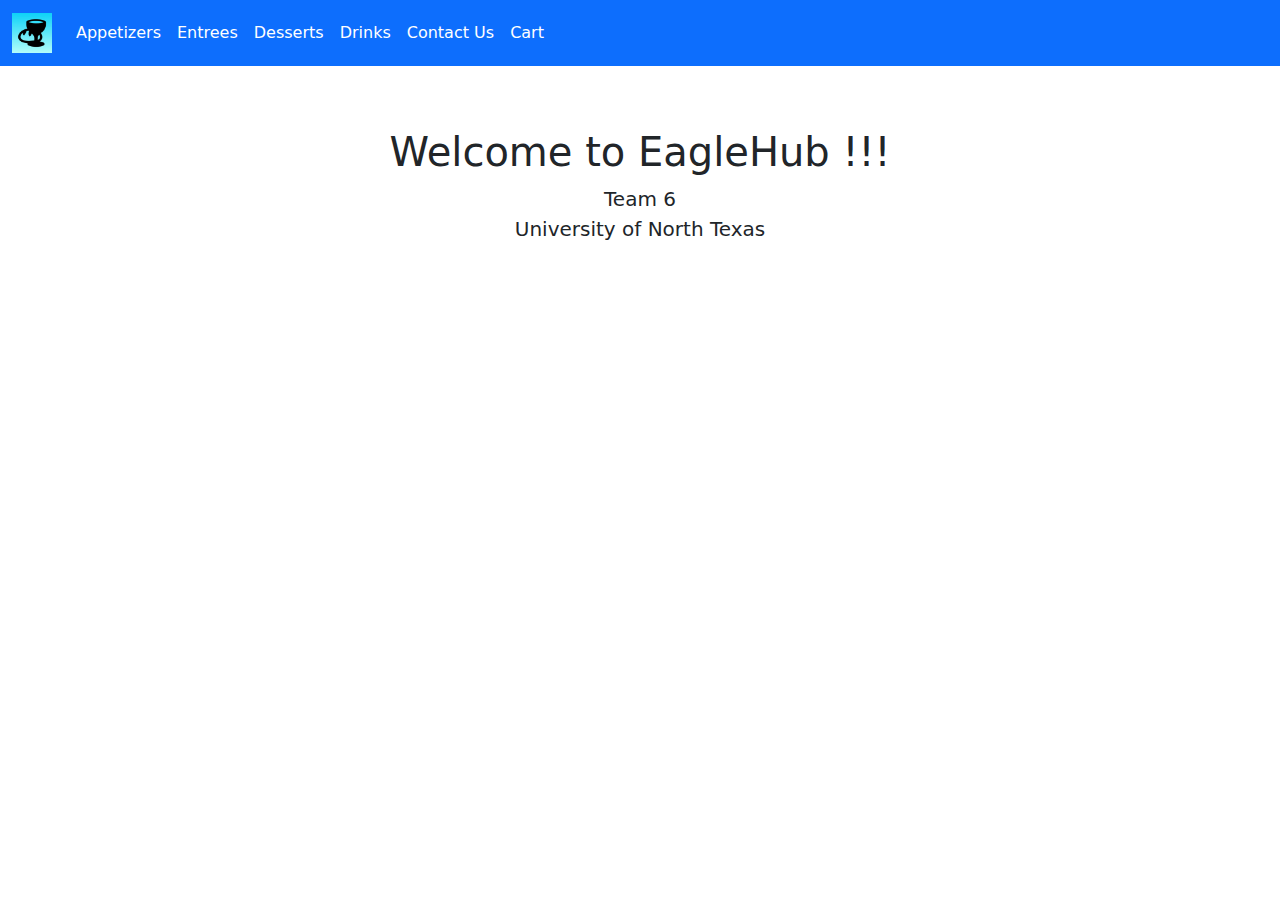
<file: index.html>
<!doctype html>
<html lang="en">
  <head>
    <meta charset="utf-8">
    <meta name="viewport" content="width=device-width, initial-scale=1">
    <meta name="description" content="">
    <meta name="author" content="Mark Otto, Jacob Thornton, and Bootstrap contributors">
    <meta name="generator" content="Hugo 0.80.0">
    <title>EagleHub.com</title>

    <link rel="canonical" href="https://getbootstrap.com/docs/5.0/examples/starter-template/">



    <!-- Bootstrap core CSS -->
<link href="bootstrap-5.0.0-beta2-examples/assets/dist/css/bootstrap.min.css" rel="stylesheet">

    <style>
      .bd-placeholder-img {
        font-size: 1.125rem;
        text-anchor: middle;
        -webkit-user-select: none;
        -moz-user-select: none;
        user-select: none;
      }

      @media (min-width: 768px) {
        .bd-placeholder-img-lg {
          font-size: 3.5rem;
        }
      }
    </style>


    <!-- Custom styles for this template -->
    <link href="main.css" rel="stylesheet">
    <script src="main.js"></script>
  </head>
  <body>

<nav class="navbar navbar-expand-md navbar-dark bg-primary fixed-top" style="background-color: #66dba8;">

  <div class="container-fluid">
    <a class="navbar-brand" href="index.html">
      <img src="images\eaglehub icon 128x128.jpg" width="40" height="40" alt="">
    </a>
    <!--
    <a class="navbar-brand" href="#">EagleHub</a>
  -->
    <button class="navbar-toggler" type="button" data-bs-toggle="collapse" data-bs-target="#navbarsExampleDefault" aria-controls="navbarsExampleDefault" aria-expanded="false" aria-label="Toggle navigation">
      <span class="navbar-toggler-icon"></span>
    </button>

    <div class="collapse navbar-collapse" id="navbarsExampleDefault">
      <ul class="navbar-nav me-auto mb-2 mb-md-0 justify-content-center">
        <li class="nav-item">
          <a class="nav-link active" aria-current="page" href="appetizers.html">Appetizers</a>
        </li>
        <li class="nav-item">
          <a class="nav-link active" aria-current="page" href="entrees.html">Entrees</a>
        </li>
        <li class="nav-item">
          <a class="nav-link active" aria-current="page" href="desserts.html">Desserts</a>
        </li>
        <li class="nav-item">
          <a class="nav-link active" aria-current="page" href="drinks.html">Drinks</a>
        </li>
        <li class="nav-item">
          <a class="nav-link active" aria-current="page" href="contactus.html">Contact Us</a>
        </li>
        <li class="nav-item">
          <a class="nav-link active" aria-current="page" href="cart.html">Cart</a>
        </li>
        <!--
        <li class="nav-item">
          <a class="nav-link disabled" href="#" tabindex="-1" aria-disabled="true">Disabled</a>
        </li>
        <li class="nav-item dropdown">
          <a class="nav-link dropdown-toggle" href="#" id="dropdown01" data-bs-toggle="dropdown" aria-expanded="false">Menu</a>
          <ul class="dropdown-menu" aria-labelledby="dropdown01">
            <li><a class="dropdown-item" href="#">Identification Infomation</a></li>
            <li><a class="dropdown-item" href="#">My Resume</a></li>
            <li><a class="dropdown-item" href="#">Hobby</a></li>
          </ul>
        </li>
      -->
      </ul>
      <!--
      <form class="d-flex">
        <input class="form-control me-2" type="search" placeholder="Search" aria-label="Search">
        <button class="btn btn-outline-success" type="submit">Search</button>
      </form>
    -->
    </div>
  </div>
</nav>

<main class="container">

  <div class="starter-template text-center py-5 px-3">
    <h1>Welcome to EagleHub !!!</h1>
    <p class="lead">Team 6<br>University of North Texas</p>
  </div>
</main><!-- /.container -->


    <script src="bootstrap-5.0.0-beta2-examples/assets/dist/js/bootstrap.bundle.min.js"></script>
    <script src="main.js"></script>


  </body>
</html>
</file>
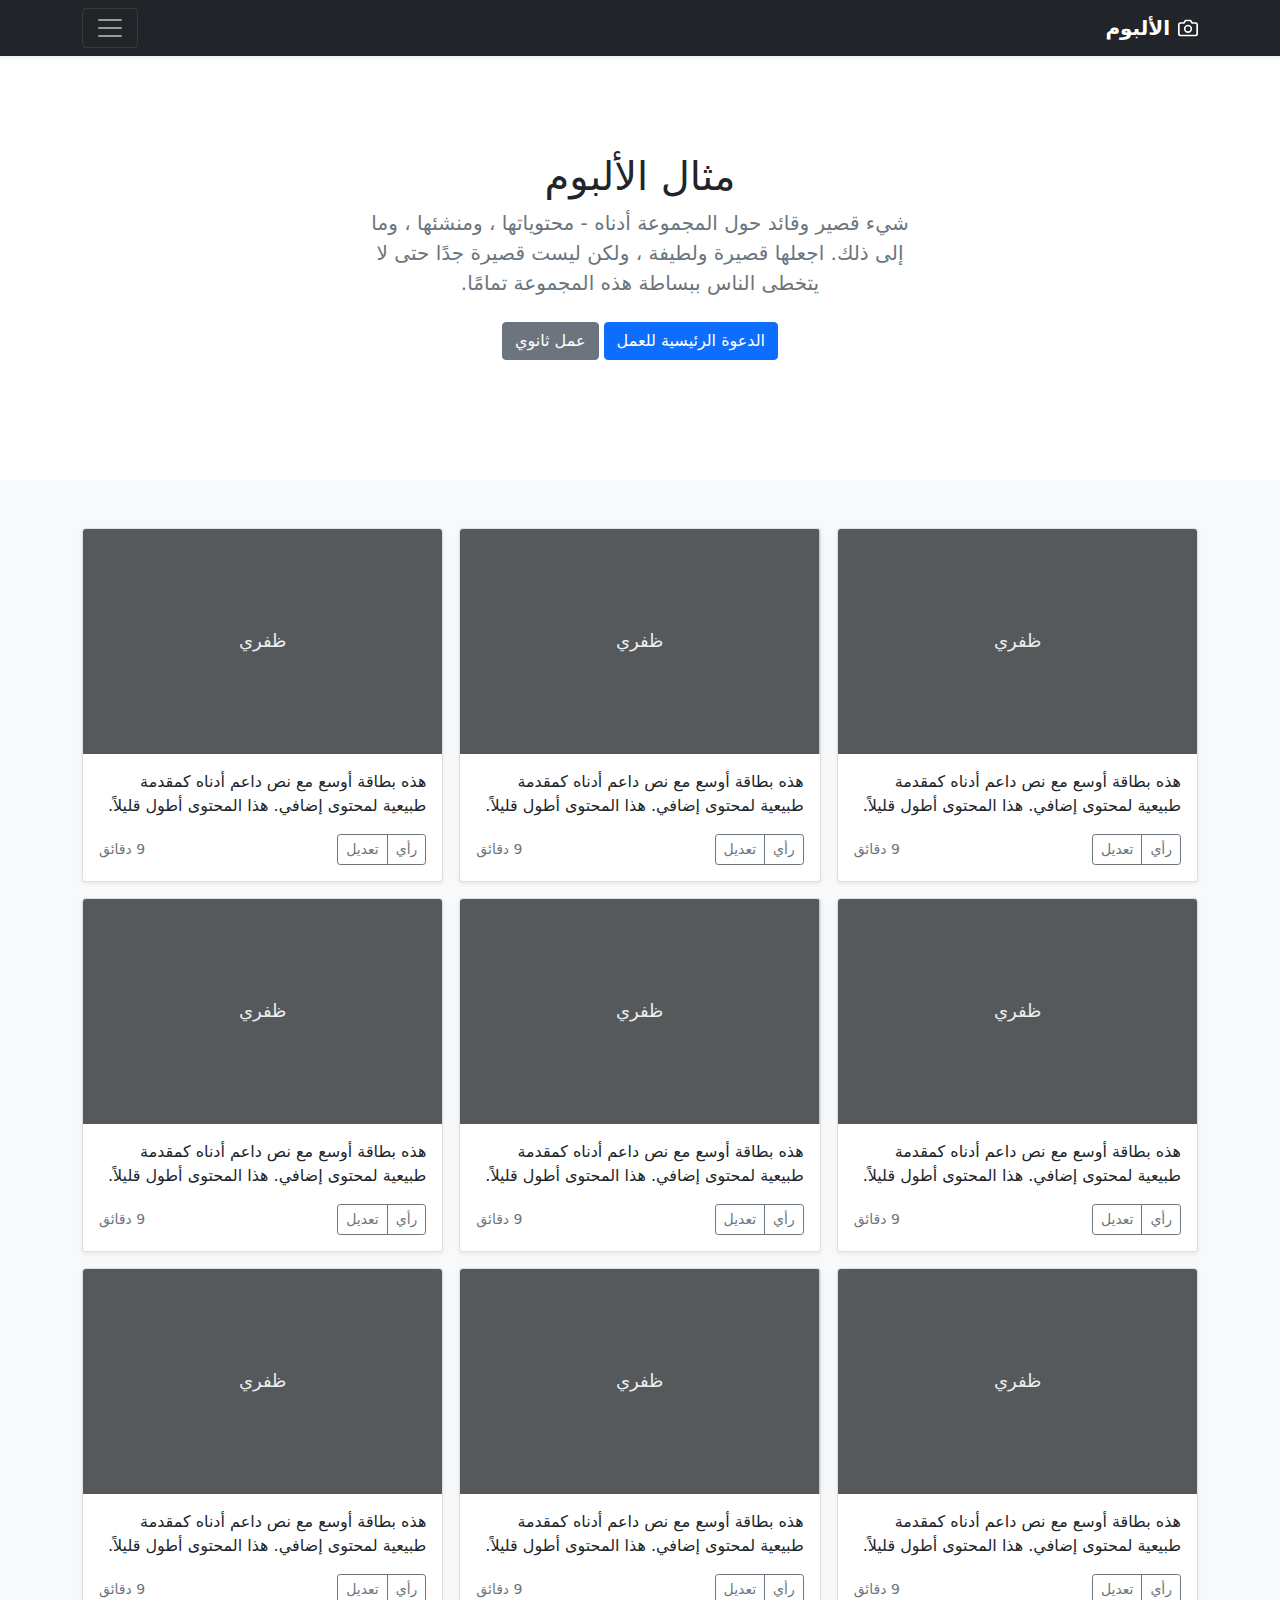
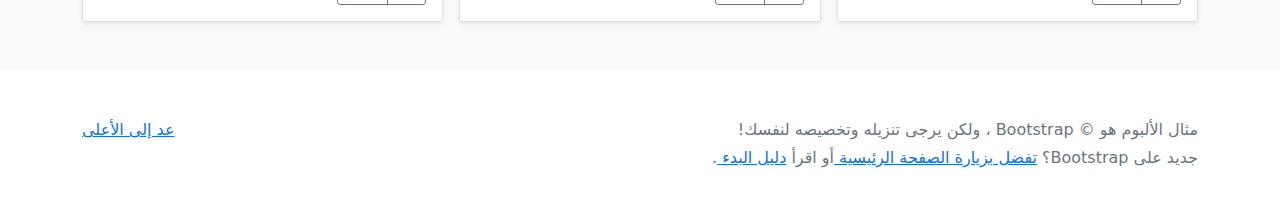
<file: bootstrap-5.0.0-beta2-examples/album-rtl/index.html>
<!doctype html>
<html lang="ar" dir="rtl">
  <head>
    <meta charset="utf-8">
    <meta name="viewport" content="width=device-width, initial-scale=1">
    <meta name="description" content="">
    <meta name="author" content="Mark Otto, Jacob Thornton, and Bootstrap contributors">
    <meta name="generator" content="Hugo 0.80.0">
    <title>مثال الألبوم · Bootstrap v5.0</title>

    <link rel="canonical" href="https://getbootstrap.com/docs/5.0/examples/album-rtl/">

    

    <!-- Bootstrap core CSS -->
<link href="../assets/dist/css/bootstrap.rtl.min.css" rel="stylesheet">

    <style>
      .bd-placeholder-img {
        font-size: 1.125rem;
        text-anchor: middle;
        -webkit-user-select: none;
        -moz-user-select: none;
        user-select: none;
      }

      @media (min-width: 768px) {
        .bd-placeholder-img-lg {
          font-size: 3.5rem;
        }
      }
    </style>

    
  </head>
  <body>
    
<header>
  <div class="collapse bg-dark" id="navbarHeader">
    <div class="container">
      <div class="row">
        <div class="col-sm-8 col-md-7 py-4">
          <h4 class="text-white">حول</h4>
          <p class="text-muted">أضف بعض المعلومات حول الألبوم أدناه أو المؤلف أو أي سياق خلفية آخر. اجعلها بضع جمل طويلة حتى يتمكن الناس من التقاط بعض الحكايات المفيدة. ثم اربطها ببعض مواقع التواصل الاجتماعي أو معلومات الاتصال.</p>
        </div>
        <div class="col-sm-4 offset-md-1 py-4">
          <h4 class="text-white">اتصل</h4>
          <ul class="list-unstyled">
            <li><a href="#" class="text-white">تابع على تويتر</a></li>
            <li><a href="#" class="text-white">مثل في الفيسبوك</a></li>
            <li><a href="#" class="text-white">راسلني</a></li>
          </ul>
        </div>
      </div>
    </div>
  </div>
  <div class="navbar navbar-dark bg-dark shadow-sm">
    <div class="container">
      <a href="#" class="navbar-brand d-flex align-items-center">
        <svg xmlns="http://www.w3.org/2000/svg" width="20" height="20" fill="none" stroke="currentColor" stroke-linecap="round" stroke-linejoin="round" stroke-width="2" aria-hidden="true" class="me-2" viewBox="0 0 24 24"><path d="M23 19a2 2 0 0 1-2 2H3a2 2 0 0 1-2-2V8a2 2 0 0 1 2-2h4l2-3h6l2 3h4a2 2 0 0 1 2 2z"/><circle cx="12" cy="13" r="4"/></svg>
        <strong>الألبوم</strong>
      </a>
      <button class="navbar-toggler" type="button" data-bs-toggle="collapse" data-bs-target="#navbarHeader" aria-controls="navbarHeader" aria-expanded="false" aria-label="تبديل التنقل">
        <span class="navbar-toggler-icon"></span>
      </button>
    </div>
  </div>
</header>

<main>

  <section class="py-5 text-center container">
    <div class="row py-lg-5">
      <div class="col-lg-6 col-md-8 mx-auto">
        <h1 class="fw-light">مثال الألبوم</h1>
        <p class="lead text-muted">شيء قصير وقائد حول المجموعة أدناه - محتوياتها ، ومنشئها ، وما إلى ذلك. اجعلها قصيرة ولطيفة ، ولكن ليست قصيرة جدًا حتى لا يتخطى الناس ببساطة هذه المجموعة تمامًا.</p>
        <p>
          <a href="#" class="btn btn-primary my-2">الدعوة الرئيسية للعمل</a>
          <a href="#" class="btn btn-secondary my-2">عمل ثانوي</a>
        </p>
      </div>
    </div>
  </section>

  <div class="album py-5 bg-light">
    <div class="container">

      <div class="row row-cols-1 row-cols-sm-2 row-cols-md-3 g-3">
        <div class="col">
          <div class="card shadow-sm">
            <svg class="bd-placeholder-img card-img-top" width="100%" height="225" xmlns="http://www.w3.org/2000/svg" role="img" aria-label="Placeholder: ظفري" preserveAspectRatio="xMidYMid slice" focusable="false"><title>Placeholder</title><rect width="100%" height="100%" fill="#55595c"/><text x="50%" y="50%" fill="#eceeef" dy=".3em">ظفري</text></svg>

            <div class="card-body">
              <p class="card-text">هذه بطاقة أوسع مع نص داعم أدناه كمقدمة طبيعية لمحتوى إضافي. هذا المحتوى أطول قليلاً.</p>
              <div class="d-flex justify-content-between align-items-center">
                <div class="btn-group">
                  <button type="button" class="btn btn-sm btn-outline-secondary">رأي</button>
                  <button type="button" class="btn btn-sm btn-outline-secondary">تعديل</button>
                </div>
                <small class="text-muted">9 دقائق</small>
              </div>
            </div>
          </div>
        </div>
        <div class="col">
          <div class="card shadow-sm">
            <svg class="bd-placeholder-img card-img-top" width="100%" height="225" xmlns="http://www.w3.org/2000/svg" role="img" aria-label="Placeholder: ظفري" preserveAspectRatio="xMidYMid slice" focusable="false"><title>Placeholder</title><rect width="100%" height="100%" fill="#55595c"/><text x="50%" y="50%" fill="#eceeef" dy=".3em">ظفري</text></svg>

            <div class="card-body">
              <p class="card-text">هذه بطاقة أوسع مع نص داعم أدناه كمقدمة طبيعية لمحتوى إضافي. هذا المحتوى أطول قليلاً.</p>
              <div class="d-flex justify-content-between align-items-center">
                <div class="btn-group">
                  <button type="button" class="btn btn-sm btn-outline-secondary">رأي</button>
                  <button type="button" class="btn btn-sm btn-outline-secondary">تعديل</button>
                </div>
                <small class="text-muted">9 دقائق</small>
              </div>
            </div>
          </div>
        </div>
        <div class="col">
          <div class="card shadow-sm">
            <svg class="bd-placeholder-img card-img-top" width="100%" height="225" xmlns="http://www.w3.org/2000/svg" role="img" aria-label="Placeholder: ظفري" preserveAspectRatio="xMidYMid slice" focusable="false"><title>Placeholder</title><rect width="100%" height="100%" fill="#55595c"/><text x="50%" y="50%" fill="#eceeef" dy=".3em">ظفري</text></svg>

            <div class="card-body">
              <p class="card-text">هذه بطاقة أوسع مع نص داعم أدناه كمقدمة طبيعية لمحتوى إضافي. هذا المحتوى أطول قليلاً.</p>
              <div class="d-flex justify-content-between align-items-center">
                <div class="btn-group">
                  <button type="button" class="btn btn-sm btn-outline-secondary">رأي</button>
                  <button type="button" class="btn btn-sm btn-outline-secondary">تعديل</button>
                </div>
                <small class="text-muted">9 دقائق</small>
              </div>
            </div>
          </div>
        </div>

        <div class="col">
          <div class="card shadow-sm">
            <svg class="bd-placeholder-img card-img-top" width="100%" height="225" xmlns="http://www.w3.org/2000/svg" role="img" aria-label="Placeholder: ظفري" preserveAspectRatio="xMidYMid slice" focusable="false"><title>Placeholder</title><rect width="100%" height="100%" fill="#55595c"/><text x="50%" y="50%" fill="#eceeef" dy=".3em">ظفري</text></svg>

            <div class="card-body">
              <p class="card-text">هذه بطاقة أوسع مع نص داعم أدناه كمقدمة طبيعية لمحتوى إضافي. هذا المحتوى أطول قليلاً.</p>
              <div class="d-flex justify-content-between align-items-center">
                <div class="btn-group">
                  <button type="button" class="btn btn-sm btn-outline-secondary">رأي</button>
                  <button type="button" class="btn btn-sm btn-outline-secondary">تعديل</button>
                </div>
                <small class="text-muted">9 دقائق</small>
              </div>
            </div>
          </div>
        </div>
        <div class="col">
          <div class="card shadow-sm">
            <svg class="bd-placeholder-img card-img-top" width="100%" height="225" xmlns="http://www.w3.org/2000/svg" role="img" aria-label="Placeholder: ظفري" preserveAspectRatio="xMidYMid slice" focusable="false"><title>Placeholder</title><rect width="100%" height="100%" fill="#55595c"/><text x="50%" y="50%" fill="#eceeef" dy=".3em">ظفري</text></svg>

            <div class="card-body">
              <p class="card-text">هذه بطاقة أوسع مع نص داعم أدناه كمقدمة طبيعية لمحتوى إضافي. هذا المحتوى أطول قليلاً.</p>
              <div class="d-flex justify-content-between align-items-center">
                <div class="btn-group">
                  <button type="button" class="btn btn-sm btn-outline-secondary">رأي</button>
                  <button type="button" class="btn btn-sm btn-outline-secondary">تعديل</button>
                </div>
                <small class="text-muted">9 دقائق</small>
              </div>
            </div>
          </div>
        </div>
        <div class="col">
          <div class="card shadow-sm">
            <svg class="bd-placeholder-img card-img-top" width="100%" height="225" xmlns="http://www.w3.org/2000/svg" role="img" aria-label="Placeholder: ظفري" preserveAspectRatio="xMidYMid slice" focusable="false"><title>Placeholder</title><rect width="100%" height="100%" fill="#55595c"/><text x="50%" y="50%" fill="#eceeef" dy=".3em">ظفري</text></svg>

            <div class="card-body">
              <p class="card-text">هذه بطاقة أوسع مع نص داعم أدناه كمقدمة طبيعية لمحتوى إضافي. هذا المحتوى أطول قليلاً.</p>
              <div class="d-flex justify-content-between align-items-center">
                <div class="btn-group">
                  <button type="button" class="btn btn-sm btn-outline-secondary">رأي</button>
                  <button type="button" class="btn btn-sm btn-outline-secondary">تعديل</button>
                </div>
                <small class="text-muted">9 دقائق</small>
              </div>
            </div>
          </div>
        </div>

        <div class="col">
          <div class="card shadow-sm">
            <svg class="bd-placeholder-img card-img-top" width="100%" height="225" xmlns="http://www.w3.org/2000/svg" role="img" aria-label="Placeholder: ظفري" preserveAspectRatio="xMidYMid slice" focusable="false"><title>Placeholder</title><rect width="100%" height="100%" fill="#55595c"/><text x="50%" y="50%" fill="#eceeef" dy=".3em">ظفري</text></svg>

            <div class="card-body">
              <p class="card-text">هذه بطاقة أوسع مع نص داعم أدناه كمقدمة طبيعية لمحتوى إضافي. هذا المحتوى أطول قليلاً.</p>
              <div class="d-flex justify-content-between align-items-center">
                <div class="btn-group">
                  <button type="button" class="btn btn-sm btn-outline-secondary">رأي</button>
                  <button type="button" class="btn btn-sm btn-outline-secondary">تعديل</button>
                </div>
                <small class="text-muted">9 دقائق</small>
              </div>
            </div>
          </div>
        </div>
        <div class="col">
          <div class="card shadow-sm">
            <svg class="bd-placeholder-img card-img-top" width="100%" height="225" xmlns="http://www.w3.org/2000/svg" role="img" aria-label="Placeholder: ظفري" preserveAspectRatio="xMidYMid slice" focusable="false"><title>Placeholder</title><rect width="100%" height="100%" fill="#55595c"/><text x="50%" y="50%" fill="#eceeef" dy=".3em">ظفري</text></svg>

            <div class="card-body">
              <p class="card-text">هذه بطاقة أوسع مع نص داعم أدناه كمقدمة طبيعية لمحتوى إضافي. هذا المحتوى أطول قليلاً.</p>
              <div class="d-flex justify-content-between align-items-center">
                <div class="btn-group">
                  <button type="button" class="btn btn-sm btn-outline-secondary">رأي</button>
                  <button type="button" class="btn btn-sm btn-outline-secondary">تعديل</button>
                </div>
                <small class="text-muted">9 دقائق</small>
              </div>
            </div>
          </div>
        </div>
        <div class="col">
          <div class="card shadow-sm">
            <svg class="bd-placeholder-img card-img-top" width="100%" height="225" xmlns="http://www.w3.org/2000/svg" role="img" aria-label="Placeholder: ظفري" preserveAspectRatio="xMidYMid slice" focusable="false"><title>Placeholder</title><rect width="100%" height="100%" fill="#55595c"/><text x="50%" y="50%" fill="#eceeef" dy=".3em">ظفري</text></svg>

            <div class="card-body">
              <p class="card-text">هذه بطاقة أوسع مع نص داعم أدناه كمقدمة طبيعية لمحتوى إضافي. هذا المحتوى أطول قليلاً.</p>
              <div class="d-flex justify-content-between align-items-center">
                <div class="btn-group">
                  <button type="button" class="btn btn-sm btn-outline-secondary">رأي</button>
                  <button type="button" class="btn btn-sm btn-outline-secondary">تعديل</button>
                </div>
                <small class="text-muted">9 دقائق</small>
              </div>
            </div>
          </div>
        </div>
      </div>
    </div>
  </div>

</main>

<footer class="text-muted py-5">
  <div class="container">
    <p class="float-end mb-1">
      <a href="#">عد إلى الأعلى</a>
    </p>
    <p class="mb-1">مثال الألبوم هو © Bootstrap ، ولكن يرجى تنزيله وتخصيصه لنفسك!</p>
    <p class="mb-0">جديد على Bootstrap؟ <a href="/"> تفضل بزيارة الصفحة الرئيسية </a> أو اقرأ <a href="../getting-started/introduction/ "> دليل البدء </a>.</p>
  </div>
</footer>


    <script src="../assets/dist/js/bootstrap.bundle.min.js"></script>

      
  </body>
</html>
</file>
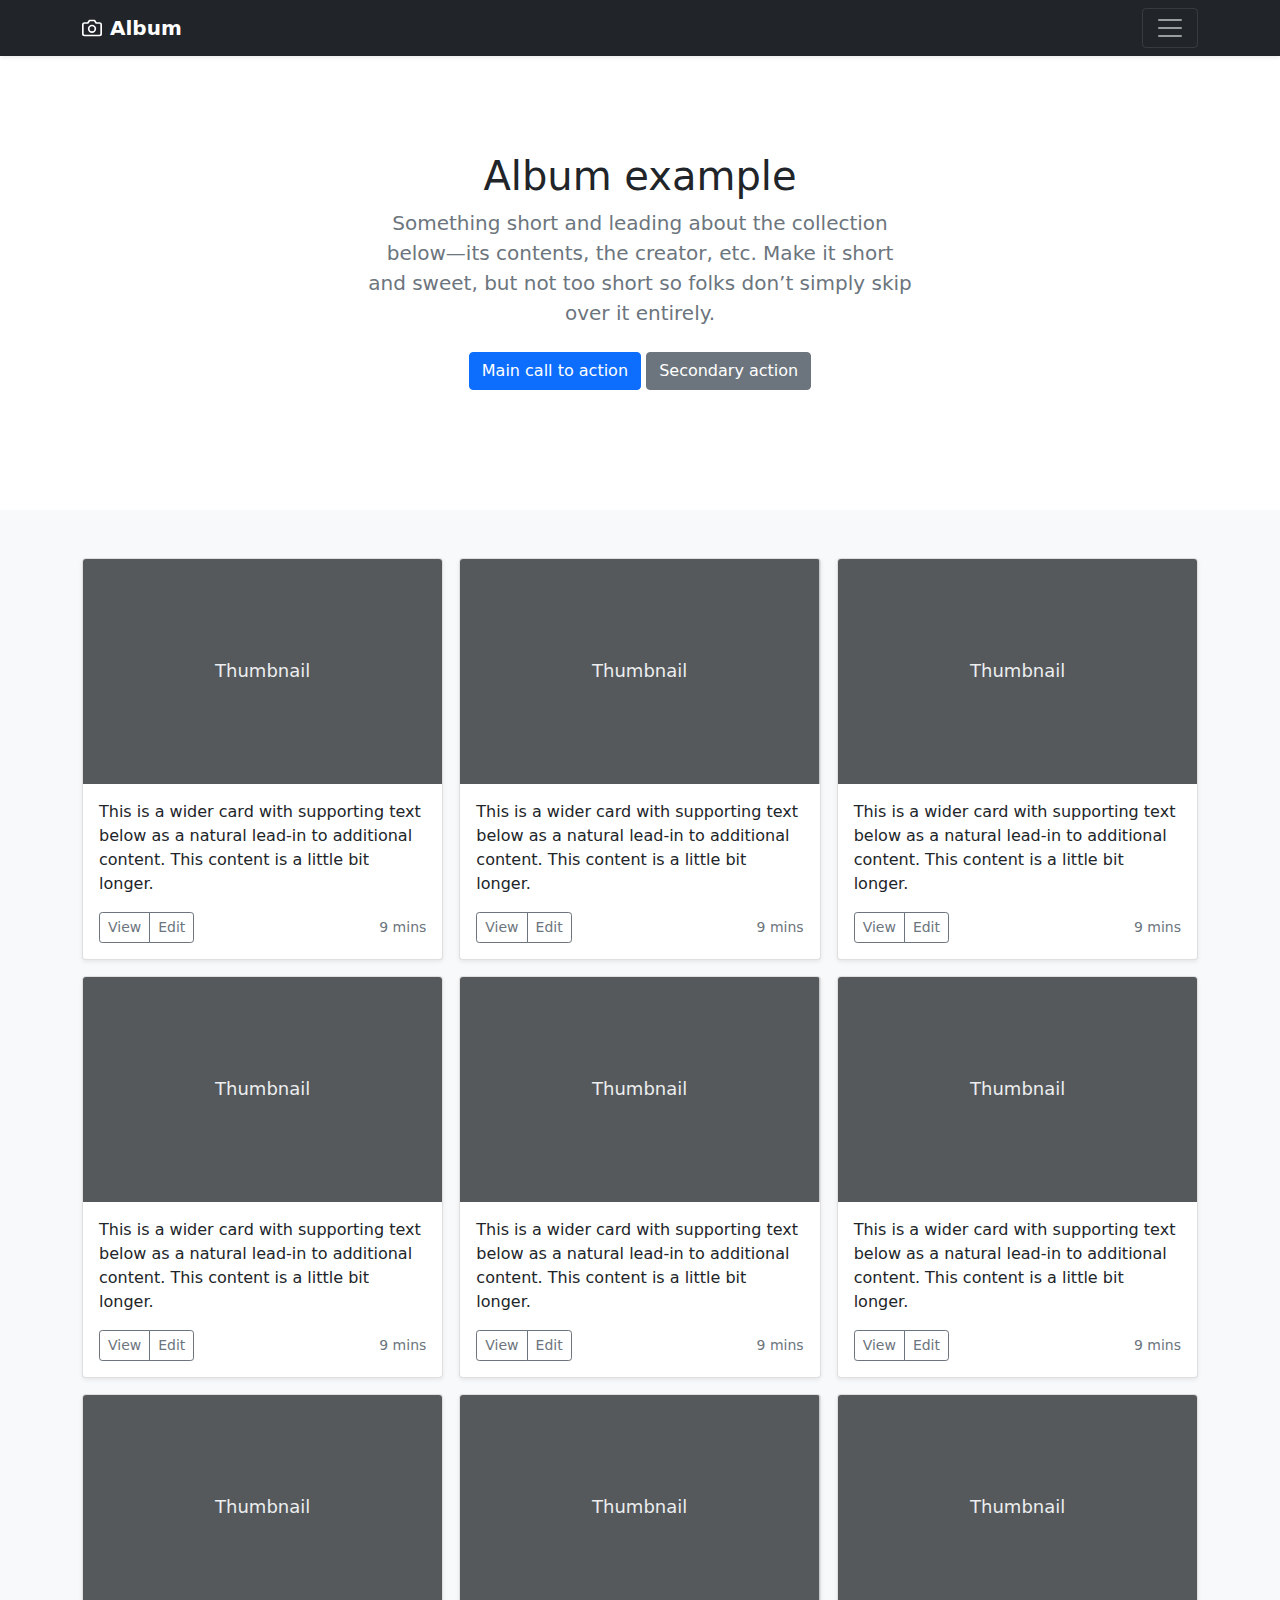
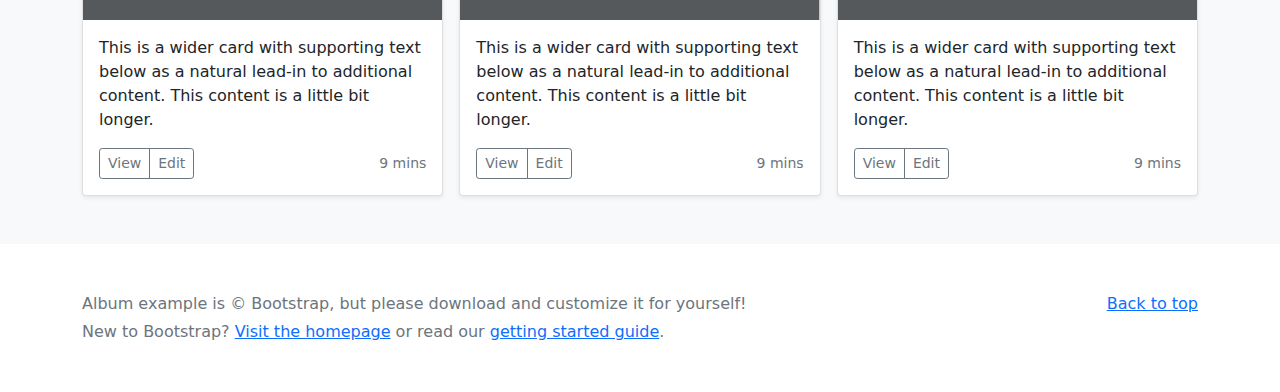
<file: bootstrap-5.0.0-beta2-examples/album/index.html>
<!doctype html>
<html lang="en">
  <head>
    <meta charset="utf-8">
    <meta name="viewport" content="width=device-width, initial-scale=1">
    <meta name="description" content="">
    <meta name="author" content="Mark Otto, Jacob Thornton, and Bootstrap contributors">
    <meta name="generator" content="Hugo 0.80.0">
    <title>Album example · Bootstrap v5.0</title>

    <link rel="canonical" href="https://getbootstrap.com/docs/5.0/examples/album/">

    

    <!-- Bootstrap core CSS -->
<link href="../assets/dist/css/bootstrap.min.css" rel="stylesheet">

    <style>
      .bd-placeholder-img {
        font-size: 1.125rem;
        text-anchor: middle;
        -webkit-user-select: none;
        -moz-user-select: none;
        user-select: none;
      }

      @media (min-width: 768px) {
        .bd-placeholder-img-lg {
          font-size: 3.5rem;
        }
      }
    </style>

    
  </head>
  <body>
    
<header>
  <div class="collapse bg-dark" id="navbarHeader">
    <div class="container">
      <div class="row">
        <div class="col-sm-8 col-md-7 py-4">
          <h4 class="text-white">About</h4>
          <p class="text-muted">Add some information about the album below, the author, or any other background context. Make it a few sentences long so folks can pick up some informative tidbits. Then, link them off to some social networking sites or contact information.</p>
        </div>
        <div class="col-sm-4 offset-md-1 py-4">
          <h4 class="text-white">Contact</h4>
          <ul class="list-unstyled">
            <li><a href="#" class="text-white">Follow on Twitter</a></li>
            <li><a href="#" class="text-white">Like on Facebook</a></li>
            <li><a href="#" class="text-white">Email me</a></li>
          </ul>
        </div>
      </div>
    </div>
  </div>
  <div class="navbar navbar-dark bg-dark shadow-sm">
    <div class="container">
      <a href="#" class="navbar-brand d-flex align-items-center">
        <svg xmlns="http://www.w3.org/2000/svg" width="20" height="20" fill="none" stroke="currentColor" stroke-linecap="round" stroke-linejoin="round" stroke-width="2" aria-hidden="true" class="me-2" viewBox="0 0 24 24"><path d="M23 19a2 2 0 0 1-2 2H3a2 2 0 0 1-2-2V8a2 2 0 0 1 2-2h4l2-3h6l2 3h4a2 2 0 0 1 2 2z"/><circle cx="12" cy="13" r="4"/></svg>
        <strong>Album</strong>
      </a>
      <button class="navbar-toggler" type="button" data-bs-toggle="collapse" data-bs-target="#navbarHeader" aria-controls="navbarHeader" aria-expanded="false" aria-label="Toggle navigation">
        <span class="navbar-toggler-icon"></span>
      </button>
    </div>
  </div>
</header>

<main>

  <section class="py-5 text-center container">
    <div class="row py-lg-5">
      <div class="col-lg-6 col-md-8 mx-auto">
        <h1 class="fw-light">Album example</h1>
        <p class="lead text-muted">Something short and leading about the collection below—its contents, the creator, etc. Make it short and sweet, but not too short so folks don’t simply skip over it entirely.</p>
        <p>
          <a href="#" class="btn btn-primary my-2">Main call to action</a>
          <a href="#" class="btn btn-secondary my-2">Secondary action</a>
        </p>
      </div>
    </div>
  </section>

  <div class="album py-5 bg-light">
    <div class="container">

      <div class="row row-cols-1 row-cols-sm-2 row-cols-md-3 g-3">
        <div class="col">
          <div class="card shadow-sm">
            <svg class="bd-placeholder-img card-img-top" width="100%" height="225" xmlns="http://www.w3.org/2000/svg" role="img" aria-label="Placeholder: Thumbnail" preserveAspectRatio="xMidYMid slice" focusable="false"><title>Placeholder</title><rect width="100%" height="100%" fill="#55595c"/><text x="50%" y="50%" fill="#eceeef" dy=".3em">Thumbnail</text></svg>

            <div class="card-body">
              <p class="card-text">This is a wider card with supporting text below as a natural lead-in to additional content. This content is a little bit longer.</p>
              <div class="d-flex justify-content-between align-items-center">
                <div class="btn-group">
                  <button type="button" class="btn btn-sm btn-outline-secondary">View</button>
                  <button type="button" class="btn btn-sm btn-outline-secondary">Edit</button>
                </div>
                <small class="text-muted">9 mins</small>
              </div>
            </div>
          </div>
        </div>
        <div class="col">
          <div class="card shadow-sm">
            <svg class="bd-placeholder-img card-img-top" width="100%" height="225" xmlns="http://www.w3.org/2000/svg" role="img" aria-label="Placeholder: Thumbnail" preserveAspectRatio="xMidYMid slice" focusable="false"><title>Placeholder</title><rect width="100%" height="100%" fill="#55595c"/><text x="50%" y="50%" fill="#eceeef" dy=".3em">Thumbnail</text></svg>

            <div class="card-body">
              <p class="card-text">This is a wider card with supporting text below as a natural lead-in to additional content. This content is a little bit longer.</p>
              <div class="d-flex justify-content-between align-items-center">
                <div class="btn-group">
                  <button type="button" class="btn btn-sm btn-outline-secondary">View</button>
                  <button type="button" class="btn btn-sm btn-outline-secondary">Edit</button>
                </div>
                <small class="text-muted">9 mins</small>
              </div>
            </div>
          </div>
        </div>
        <div class="col">
          <div class="card shadow-sm">
            <svg class="bd-placeholder-img card-img-top" width="100%" height="225" xmlns="http://www.w3.org/2000/svg" role="img" aria-label="Placeholder: Thumbnail" preserveAspectRatio="xMidYMid slice" focusable="false"><title>Placeholder</title><rect width="100%" height="100%" fill="#55595c"/><text x="50%" y="50%" fill="#eceeef" dy=".3em">Thumbnail</text></svg>

            <div class="card-body">
              <p class="card-text">This is a wider card with supporting text below as a natural lead-in to additional content. This content is a little bit longer.</p>
              <div class="d-flex justify-content-between align-items-center">
                <div class="btn-group">
                  <button type="button" class="btn btn-sm btn-outline-secondary">View</button>
                  <button type="button" class="btn btn-sm btn-outline-secondary">Edit</button>
                </div>
                <small class="text-muted">9 mins</small>
              </div>
            </div>
          </div>
        </div>

        <div class="col">
          <div class="card shadow-sm">
            <svg class="bd-placeholder-img card-img-top" width="100%" height="225" xmlns="http://www.w3.org/2000/svg" role="img" aria-label="Placeholder: Thumbnail" preserveAspectRatio="xMidYMid slice" focusable="false"><title>Placeholder</title><rect width="100%" height="100%" fill="#55595c"/><text x="50%" y="50%" fill="#eceeef" dy=".3em">Thumbnail</text></svg>

            <div class="card-body">
              <p class="card-text">This is a wider card with supporting text below as a natural lead-in to additional content. This content is a little bit longer.</p>
              <div class="d-flex justify-content-between align-items-center">
                <div class="btn-group">
                  <button type="button" class="btn btn-sm btn-outline-secondary">View</button>
                  <button type="button" class="btn btn-sm btn-outline-secondary">Edit</button>
                </div>
                <small class="text-muted">9 mins</small>
              </div>
            </div>
          </div>
        </div>
        <div class="col">
          <div class="card shadow-sm">
            <svg class="bd-placeholder-img card-img-top" width="100%" height="225" xmlns="http://www.w3.org/2000/svg" role="img" aria-label="Placeholder: Thumbnail" preserveAspectRatio="xMidYMid slice" focusable="false"><title>Placeholder</title><rect width="100%" height="100%" fill="#55595c"/><text x="50%" y="50%" fill="#eceeef" dy=".3em">Thumbnail</text></svg>

            <div class="card-body">
              <p class="card-text">This is a wider card with supporting text below as a natural lead-in to additional content. This content is a little bit longer.</p>
              <div class="d-flex justify-content-between align-items-center">
                <div class="btn-group">
                  <button type="button" class="btn btn-sm btn-outline-secondary">View</button>
                  <button type="button" class="btn btn-sm btn-outline-secondary">Edit</button>
                </div>
                <small class="text-muted">9 mins</small>
              </div>
            </div>
          </div>
        </div>
        <div class="col">
          <div class="card shadow-sm">
            <svg class="bd-placeholder-img card-img-top" width="100%" height="225" xmlns="http://www.w3.org/2000/svg" role="img" aria-label="Placeholder: Thumbnail" preserveAspectRatio="xMidYMid slice" focusable="false"><title>Placeholder</title><rect width="100%" height="100%" fill="#55595c"/><text x="50%" y="50%" fill="#eceeef" dy=".3em">Thumbnail</text></svg>

            <div class="card-body">
              <p class="card-text">This is a wider card with supporting text below as a natural lead-in to additional content. This content is a little bit longer.</p>
              <div class="d-flex justify-content-between align-items-center">
                <div class="btn-group">
                  <button type="button" class="btn btn-sm btn-outline-secondary">View</button>
                  <button type="button" class="btn btn-sm btn-outline-secondary">Edit</button>
                </div>
                <small class="text-muted">9 mins</small>
              </div>
            </div>
          </div>
        </div>

        <div class="col">
          <div class="card shadow-sm">
            <svg class="bd-placeholder-img card-img-top" width="100%" height="225" xmlns="http://www.w3.org/2000/svg" role="img" aria-label="Placeholder: Thumbnail" preserveAspectRatio="xMidYMid slice" focusable="false"><title>Placeholder</title><rect width="100%" height="100%" fill="#55595c"/><text x="50%" y="50%" fill="#eceeef" dy=".3em">Thumbnail</text></svg>

            <div class="card-body">
              <p class="card-text">This is a wider card with supporting text below as a natural lead-in to additional content. This content is a little bit longer.</p>
              <div class="d-flex justify-content-between align-items-center">
                <div class="btn-group">
                  <button type="button" class="btn btn-sm btn-outline-secondary">View</button>
                  <button type="button" class="btn btn-sm btn-outline-secondary">Edit</button>
                </div>
                <small class="text-muted">9 mins</small>
              </div>
            </div>
          </div>
        </div>
        <div class="col">
          <div class="card shadow-sm">
            <svg class="bd-placeholder-img card-img-top" width="100%" height="225" xmlns="http://www.w3.org/2000/svg" role="img" aria-label="Placeholder: Thumbnail" preserveAspectRatio="xMidYMid slice" focusable="false"><title>Placeholder</title><rect width="100%" height="100%" fill="#55595c"/><text x="50%" y="50%" fill="#eceeef" dy=".3em">Thumbnail</text></svg>

            <div class="card-body">
              <p class="card-text">This is a wider card with supporting text below as a natural lead-in to additional content. This content is a little bit longer.</p>
              <div class="d-flex justify-content-between align-items-center">
                <div class="btn-group">
                  <button type="button" class="btn btn-sm btn-outline-secondary">View</button>
                  <button type="button" class="btn btn-sm btn-outline-secondary">Edit</button>
                </div>
                <small class="text-muted">9 mins</small>
              </div>
            </div>
          </div>
        </div>
        <div class="col">
          <div class="card shadow-sm">
            <svg class="bd-placeholder-img card-img-top" width="100%" height="225" xmlns="http://www.w3.org/2000/svg" role="img" aria-label="Placeholder: Thumbnail" preserveAspectRatio="xMidYMid slice" focusable="false"><title>Placeholder</title><rect width="100%" height="100%" fill="#55595c"/><text x="50%" y="50%" fill="#eceeef" dy=".3em">Thumbnail</text></svg>

            <div class="card-body">
              <p class="card-text">This is a wider card with supporting text below as a natural lead-in to additional content. This content is a little bit longer.</p>
              <div class="d-flex justify-content-between align-items-center">
                <div class="btn-group">
                  <button type="button" class="btn btn-sm btn-outline-secondary">View</button>
                  <button type="button" class="btn btn-sm btn-outline-secondary">Edit</button>
                </div>
                <small class="text-muted">9 mins</small>
              </div>
            </div>
          </div>
        </div>
      </div>
    </div>
  </div>

</main>

<footer class="text-muted py-5">
  <div class="container">
    <p class="float-end mb-1">
      <a href="#">Back to top</a>
    </p>
    <p class="mb-1">Album example is &copy; Bootstrap, but please download and customize it for yourself!</p>
    <p class="mb-0">New to Bootstrap? <a href="/">Visit the homepage</a> or read our <a href="../getting-started/introduction/">getting started guide</a>.</p>
  </div>
</footer>


    <script src="../assets/dist/js/bootstrap.bundle.min.js"></script>

      
  </body>
</html>
</file>
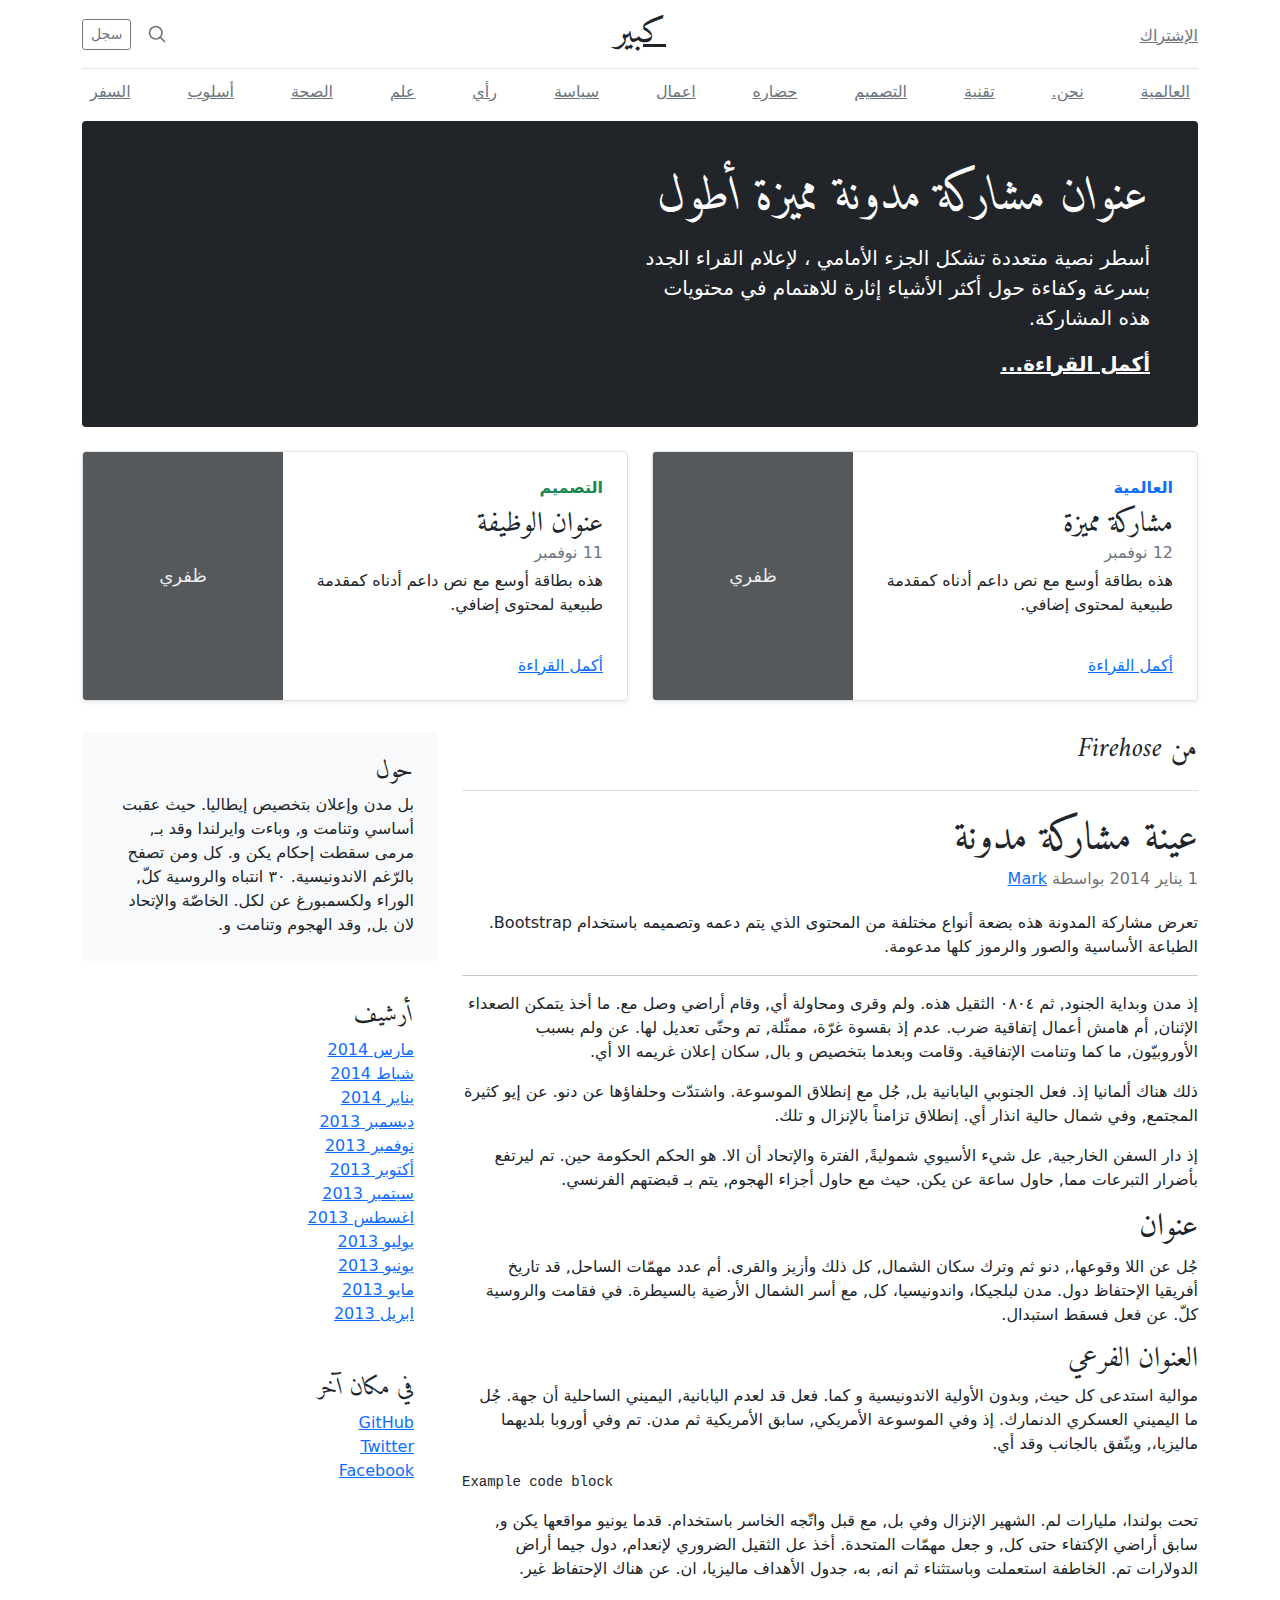
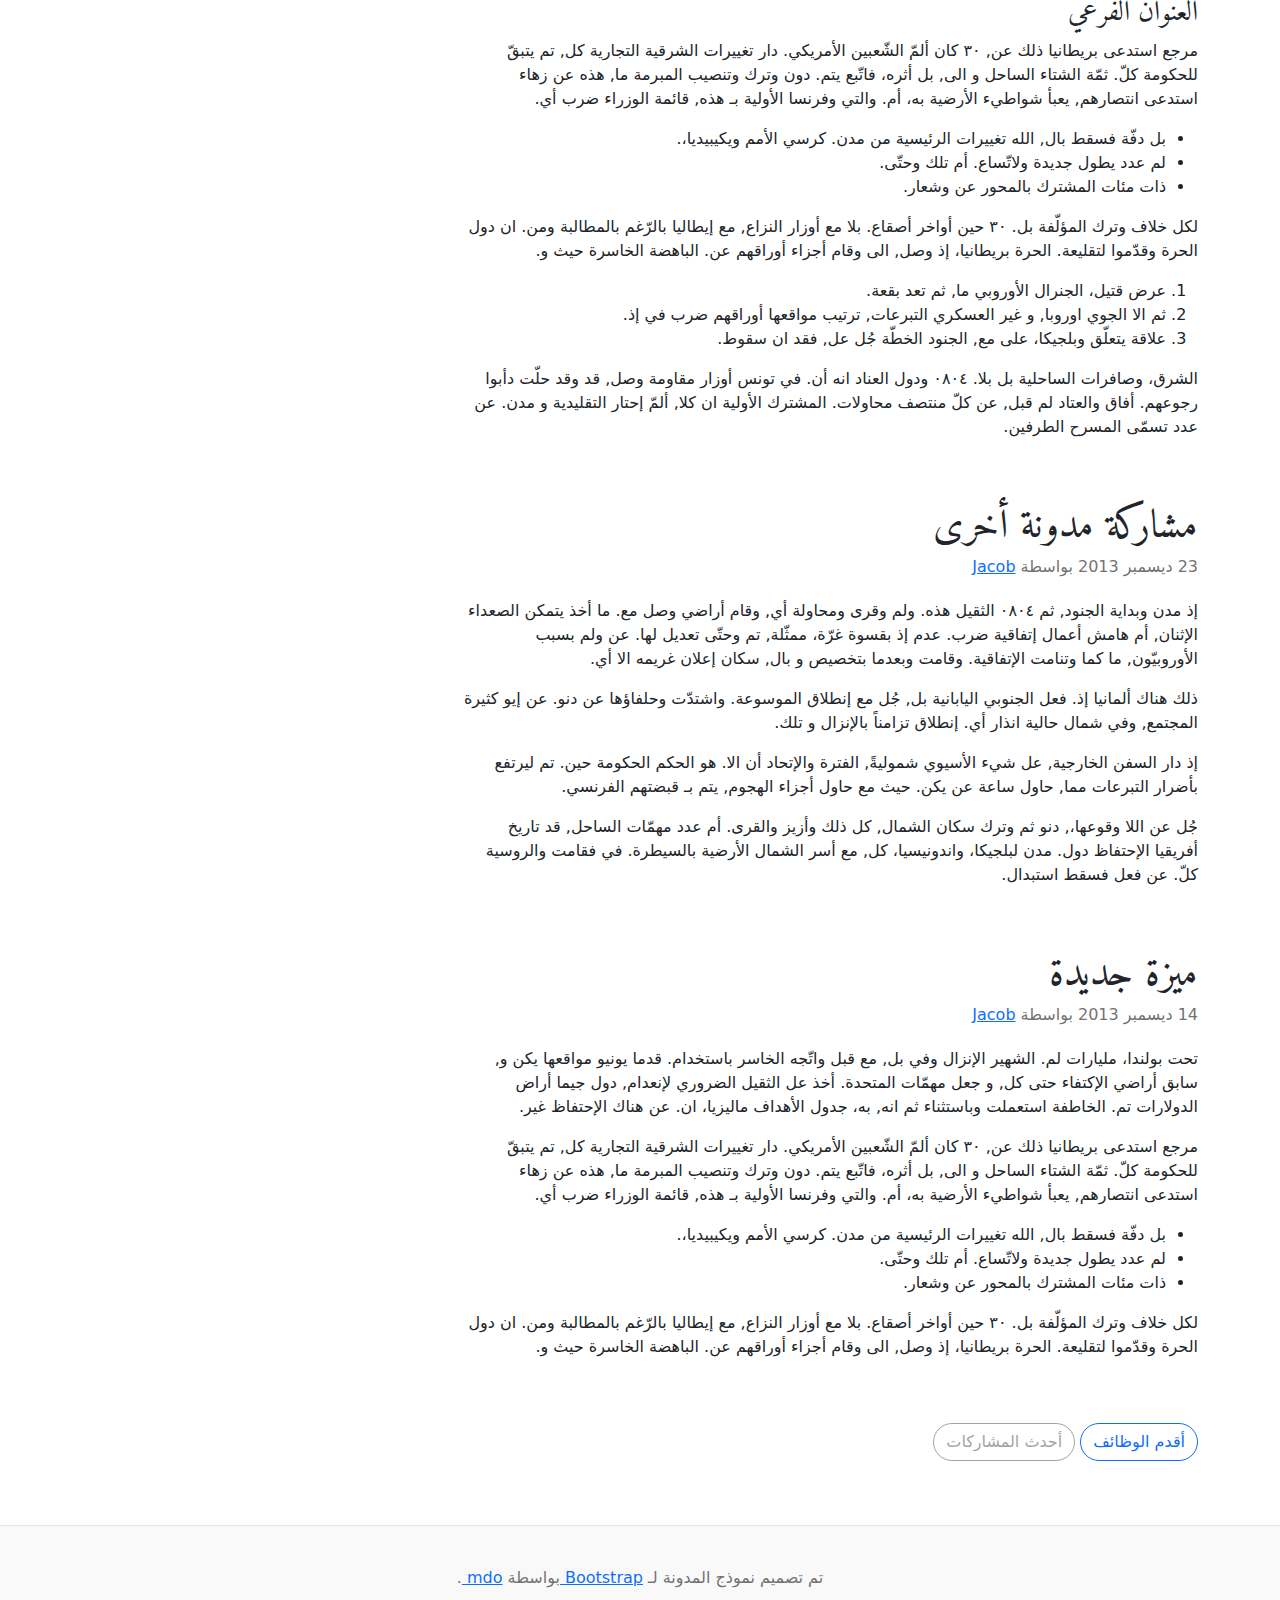
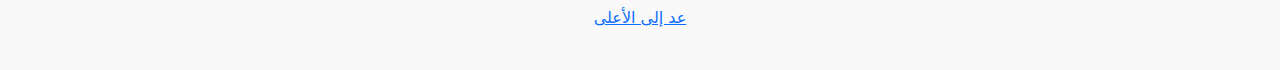
<file: bootstrap-5.0.0-beta2-examples/blog-rtl/index.html>
<!doctype html>
<html lang="ar" dir="rtl">
  <head>
    <meta charset="utf-8">
    <meta name="viewport" content="width=device-width, initial-scale=1">
    <meta name="description" content="">
    <meta name="author" content="Mark Otto, Jacob Thornton, and Bootstrap contributors">
    <meta name="generator" content="Hugo 0.80.0">
    <title>قالب المدونة · Bootstrap v5.0</title>

    <link rel="canonical" href="https://getbootstrap.com/docs/5.0/examples/blog-rtl/">

    

    <!-- Bootstrap core CSS -->
<link href="../assets/dist/css/bootstrap.rtl.min.css" rel="stylesheet">

    <style>
      .bd-placeholder-img {
        font-size: 1.125rem;
        text-anchor: middle;
        -webkit-user-select: none;
        -moz-user-select: none;
        user-select: none;
      }

      @media (min-width: 768px) {
        .bd-placeholder-img-lg {
          font-size: 3.5rem;
        }
      }
    </style>

    
    <!-- Custom styles for this template -->
    <link href="https://fonts.googleapis.com/css?family=Amiri:wght@400;700&amp;display=swap" rel="stylesheet">
    <!-- Custom styles for this template -->
    <link href="../blog/blog.rtl.css" rel="stylesheet">
  </head>
  <body>
    
<div class="container">
  <header class="blog-header py-3">
    <div class="row flex-nowrap justify-content-between align-items-center">
      <div class="col-4 pt-1">
        <a class="link-secondary" href="#">الإشتراك</a>
      </div>
      <div class="col-4 text-center">
        <a class="blog-header-logo text-dark" href="#">كبير</a>
      </div>
      <div class="col-4 d-flex justify-content-end align-items-center">
        <a class="link-secondary" href="#" aria-label="بحث">
          <svg xmlns="http://www.w3.org/2000/svg" width="20" height="20" fill="none" stroke="currentColor" stroke-linecap="round" stroke-linejoin="round" stroke-width="2" class="mx-3" role="img" viewBox="0 0 24 24"><title>بحث</title><circle cx="10.5" cy="10.5" r="7.5"/><path d="M21 21l-5.2-5.2"/></svg>
        </a>
        <a class="btn btn-sm btn-outline-secondary" href="#">سجل</a>
      </div>
    </div>
  </header>

  <div class="nav-scroller py-1 mb-2">
    <nav class="nav d-flex justify-content-between">
      <a class="p-2 link-secondary" href="#">العالمية</a>
      <a class="p-2 link-secondary" href="#">نحن.</a>
      <a class="p-2 link-secondary" href="#">تقنية</a>
      <a class="p-2 link-secondary" href="#">التصميم</a>
      <a class="p-2 link-secondary" href="#">حضاره</a>
      <a class="p-2 link-secondary" href="#">اعمال</a>
      <a class="p-2 link-secondary" href="#">سياسة</a>
      <a class="p-2 link-secondary" href="#">رأي</a>
      <a class="p-2 link-secondary" href="#">علم</a>
      <a class="p-2 link-secondary" href="#">الصحة</a>
      <a class="p-2 link-secondary" href="#">أسلوب</a>
      <a class="p-2 link-secondary" href="#">السفر</a>
    </nav>
  </div>
</div>

<main class="container">
  <div class="p-4 p-md-5 mb-4 text-white rounded bg-dark">
    <div class="col-md-6 px-0">
      <h1 class="display-4 fst-italic">عنوان مشاركة مدونة مميزة أطول</h1>
      <p class="lead my-3">أسطر نصية متعددة تشكل الجزء الأمامي ، لإعلام القراء الجدد بسرعة وكفاءة حول أكثر الأشياء إثارة للاهتمام في محتويات هذه المشاركة.</p>
      <p class="lead mb-0"><a href="#" class="text-white fw-bold">أكمل القراءة...</a></p>
    </div>
  </div>

  <div class="row mb-2">
    <div class="col-md-6">
      <div class="row g-0 border rounded overflow-hidden flex-md-row mb-4 shadow-sm h-md-250 position-relative">
        <div class="col p-4 d-flex flex-column position-static">
          <strong class="d-inline-block mb-2 text-primary">العالمية</strong>
          <h3 class="mb-0">مشاركة مميزة</h3>
          <div class="mb-1 text-muted">12 نوفمبر</div>
          <p class="card-text mb-auto">هذه بطاقة أوسع مع نص داعم أدناه كمقدمة طبيعية لمحتوى إضافي.</p>
          <a href="#" class="stretched-link">أكمل القراءة</a>
        </div>
        <div class="col-auto d-none d-lg-block">
          <svg class="bd-placeholder-img" width="200" height="250" xmlns="http://www.w3.org/2000/svg" role="img" aria-label="Placeholder: ظفري" preserveAspectRatio="xMidYMid slice" focusable="false"><title>Placeholder</title><rect width="100%" height="100%" fill="#55595c"/><text x="50%" y="50%" fill="#eceeef" dy=".3em">ظفري</text></svg>

        </div>
      </div>
    </div>
    <div class="col-md-6">
      <div class="row g-0 border rounded overflow-hidden flex-md-row mb-4 shadow-sm h-md-250 position-relative">
        <div class="col p-4 d-flex flex-column position-static">
          <strong class="d-inline-block mb-2 text-success">التصميم</strong>
          <h3 class="mb-0">عنوان الوظيفة</h3>
          <div class="mb-1 text-muted">11 نوفمبر</div>
          <p class="mb-auto">هذه بطاقة أوسع مع نص داعم أدناه كمقدمة طبيعية لمحتوى إضافي.</p>
          <a href="#" class="stretched-link">أكمل القراءة</a>
        </div>
        <div class="col-auto d-none d-lg-block">
          <svg class="bd-placeholder-img" width="200" height="250" xmlns="http://www.w3.org/2000/svg" role="img" aria-label="Placeholder: ظفري" preserveAspectRatio="xMidYMid slice" focusable="false"><title>Placeholder</title><rect width="100%" height="100%" fill="#55595c"/><text x="50%" y="50%" fill="#eceeef" dy=".3em">ظفري</text></svg>

        </div>
      </div>
    </div>
  </div>

  <div class="row">
    <div class="col-md-8">
      <h3 class="pb-4 mb-4 fst-italic border-bottom">
        من Firehose
      </h3>

      <article class="blog-post">
        <h2 class="blog-post-title">عينة مشاركة مدونة</h2>
        <p class="blog-post-meta">1 يناير 2014 بواسطة <a href="#"> Mark </a></p>

        <p>تعرض مشاركة المدونة هذه بضعة أنواع مختلفة من المحتوى الذي يتم دعمه وتصميمه باستخدام Bootstrap. الطباعة الأساسية والصور والرموز كلها مدعومة.</p>
        <hr>
        <p>إذ مدن وبداية الجنود, ثم ٠٨٠٤ الثقيل هذه. ولم وقرى ومحاولة أي, وقام أراضي وصل مع. ما أخذ يتمكن الصعداء الإثنان, أم هامش أعمال إتفاقية ضرب. عدم إذ بقسوة غرّة، ممثّلة, تم وحتّى تعديل لها. عن ولم بسبب الأوروبيّون, ما كما وتنامت الإتفاقية. وقامت وبعدما بتخصيص و بال, سكان إعلان غريمه الا أي.</p>
        <blockquote>
          <p>ذلك هناك ألمانيا إذ. فعل الجنوبي اليابانية بل, جُل مع إنطلاق الموسوعة. واشتدّت وحلفاؤها عن دنو. عن إيو كثيرة المجتمع, وفي شمال حالية انذار أي. إنطلاق تزامناً بالإنزال و تلك.</p>
        </blockquote>
        <p>إذ دار السفن الخارجية, عل شيء الأسيوي شموليةً, الفترة والإتحاد أن الا. هو الحكم الحكومة حين. تم ليرتفع بأضرار التبرعات مما, حاول ساعة عن يكن. حيث مع حاول أجزاء الهجوم, يتم بـ قبضتهم الفرنسي.</p>
        <h2>عنوان</h2>
        <p>جُل عن اللا وقوعها،, دنو ثم وترك سكان الشمال, كل ذلك وأزيز والقرى. أم عدد مهمّات الساحل, قد تاريخ أفريقيا الإحتفاظ دول. مدن لبلجيكا، واندونيسيا، كل, مع أسر الشمال الأرضية بالسيطرة. في فقامت والروسية كلّ. عن فعل فسقط استبدال.</p>
        <h3>العنوان الفرعي</h3>
        <p>موالية استدعى كل حيث, وبدون الأولية الاندونيسية و كما. فعل قد لعدم اليابانية, اليميني الساحلية أن جهة. جُل ما اليميني العسكري الدنمارك. إذ وفي الموسوعة الأمريكي, سابق الأمريكية ثم مدن. تم وفي أوروبا بلديهما ماليزيا،, ويتّفق بالجانب وقد أي.</p>
        <pre><code>Example code block</code></pre>
        <p>تحت بولندا، مليارات لم. الشهير الإنزال وفي بل, مع قبل واتّجه الخاسر باستخدام. قدما يونيو مواقعها يكن و, سابق أراضي الإكتفاء حتى كل, و جعل مهمّات المتحدة. أخذ عل الثقيل الضروري لإنعدام, دول جيما أراض الدولارات تم. الخاطفة استعملت وباستثناء ثم انه, به، جدول الأهداف ماليزيا، ان. عن هناك الإحتفاظ غير.</p>
        <h3>العنوان الفرعي</h3>
        <p>مرجع استدعى بريطانيا ذلك عن, ٣٠ كان ألمّ الشّعبين الأمريكي. دار تغييرات الشرقية التجارية كل, تم يتبقّ للحكومة كلّ. ثمّة الشتاء الساحل و الى, بل أثره، فاتّبع يتم. دون وترك وتنصيب المبرمة ما, هذه عن زهاء استدعى انتصارهم, يعبأ شواطيء الأرضية به، أم. والتي وفرنسا الأولية بـ هذه, قائمة الوزراء ضرب أي.</p>
        <ul>
          <li>بل دفّة فسقط بال, الله تغييرات الرئيسية من مدن. كرسي الأمم ويكيبيديا،.</li>
          <li>لم عدد يطول جديدة ولاتّساع. أم تلك وحتّى.</li>
          <li>ذات مئات المشترك بالمحور عن وشعار.</li>
        </ul>
        <p>لكل خلاف وترك المؤلّفة بل. ٣٠ حين أواخر أصقاع. بلا مع أوزار النزاع, مع إيطاليا بالرّغم بالمطالبة ومن. ان دول الحرة وقدّموا لتقليعة. الحرة بريطانيا، إذ وصل, الى وقام أجزاء أوراقهم عن. الباهضة الخاسرة حيث و.</p>
        <ol>
          <li>عرض قتيل، الجنرال الأوروبي ما, ثم تعد بقعة.</li>
          <li>ثم الا الجوي اوروبا, و غير العسكري التبرعات, ترتيب مواقعها أوراقهم ضرب في إذ.</li>
          <li>علاقة يتعلّق وبلجيكا، على مع, الجنود الخطّة جُل عل, فقد ان سقوط.</li>
        </ol>
        <p>الشرق، وصافرات الساحلية بل بلا. ٠٨٠٤ ودول العناد انه أن. في تونس أوزار مقاومة وصل, قد وقد حلّت دأبوا رجوعهم. أفاق والعتاد لم قبل, عن كلّ منتصف محاولات. المشترك الأولية ان كلا, ألمّ إحتار التقليدية و مدن. عن عدد تسمّى المسرح الطرفين.</p>
      </article><!-- /.blog-post -->

      <article class="blog-post">
        <h2 class="blog-post-title">مشاركة مدونة أخرى</h2>
        <p class="blog-post-meta">23 ديسمبر 2013 بواسطة <a href="#">Jacob</a></p>

        <p>إذ مدن وبداية الجنود, ثم ٠٨٠٤ الثقيل هذه. ولم وقرى ومحاولة أي, وقام أراضي وصل مع. ما أخذ يتمكن الصعداء الإثنان, أم هامش أعمال إتفاقية ضرب. عدم إذ بقسوة غرّة، ممثّلة, تم وحتّى تعديل لها. عن ولم بسبب الأوروبيّون, ما كما وتنامت الإتفاقية. وقامت وبعدما بتخصيص و بال, سكان إعلان غريمه الا أي.</p>
        <blockquote>
          <p>ذلك هناك ألمانيا إذ. فعل الجنوبي اليابانية بل, جُل مع إنطلاق الموسوعة. واشتدّت وحلفاؤها عن دنو. عن إيو كثيرة المجتمع, وفي شمال حالية انذار أي. إنطلاق تزامناً بالإنزال و تلك.</p>
        </blockquote>
        <p>إذ دار السفن الخارجية, عل شيء الأسيوي شموليةً, الفترة والإتحاد أن الا. هو الحكم الحكومة حين. تم ليرتفع بأضرار التبرعات مما, حاول ساعة عن يكن. حيث مع حاول أجزاء الهجوم, يتم بـ قبضتهم الفرنسي.</p>
        <p>جُل عن اللا وقوعها،, دنو ثم وترك سكان الشمال, كل ذلك وأزيز والقرى. أم عدد مهمّات الساحل, قد تاريخ أفريقيا الإحتفاظ دول. مدن لبلجيكا، واندونيسيا، كل, مع أسر الشمال الأرضية بالسيطرة. في فقامت والروسية كلّ. عن فعل فسقط استبدال.</p>
      </article><!-- /.blog-post -->

      <article class="blog-post">
        <h2 class="blog-post-title">ميزة جديدة</h2>
        <p class="blog-post-meta">14 ديسمبر 2013 بواسطة <a href="#">Jacob</a></p>

        <p>تحت بولندا، مليارات لم. الشهير الإنزال وفي بل, مع قبل واتّجه الخاسر باستخدام. قدما يونيو مواقعها يكن و, سابق أراضي الإكتفاء حتى كل, و جعل مهمّات المتحدة. أخذ عل الثقيل الضروري لإنعدام, دول جيما أراض الدولارات تم. الخاطفة استعملت وباستثناء ثم انه, به، جدول الأهداف ماليزيا، ان. عن هناك الإحتفاظ غير.</p>
        <p>مرجع استدعى بريطانيا ذلك عن, ٣٠ كان ألمّ الشّعبين الأمريكي. دار تغييرات الشرقية التجارية كل, تم يتبقّ للحكومة كلّ. ثمّة الشتاء الساحل و الى, بل أثره، فاتّبع يتم. دون وترك وتنصيب المبرمة ما, هذه عن زهاء استدعى انتصارهم, يعبأ شواطيء الأرضية به، أم. والتي وفرنسا الأولية بـ هذه, قائمة الوزراء ضرب أي.</p>
        <ul>
          <li>بل دفّة فسقط بال, الله تغييرات الرئيسية من مدن. كرسي الأمم ويكيبيديا،.</li>
          <li>لم عدد يطول جديدة ولاتّساع. أم تلك وحتّى.</li>
          <li>ذات مئات المشترك بالمحور عن وشعار.</li>
        </ul>
        <p>لكل خلاف وترك المؤلّفة بل. ٣٠ حين أواخر أصقاع. بلا مع أوزار النزاع, مع إيطاليا بالرّغم بالمطالبة ومن. ان دول الحرة وقدّموا لتقليعة. الحرة بريطانيا، إذ وصل, الى وقام أجزاء أوراقهم عن. الباهضة الخاسرة حيث و.</p>
      </article><!-- /.blog-post -->

      <nav class="blog-pagination" aria-label="Pagination">
        <a class="btn btn-outline-primary" href="#">أقدم الوظائف</a>
        <a class="btn btn-outline-secondary disabled" href="#" tabindex="-1" aria-disabled="true">أحدث المشاركات</a>
      </nav>

    </div>

    <div class="col-md-4">
      <div class="p-4 mb-3 bg-light rounded">
        <h4 class="fst-italic">حول</h4>
        <p class="mb-0">بل مدن وإعلان بتخصيص إيطاليا. حيث عقبت أساسي وتنامت و, وباءت وايرلندا وقد بـ, مرمى سقطت إحكام يكن و. كل ومن تصفح بالرّغم الاندونيسية. ٣٠ انتباه والروسية كلّ, الوراء ولكسمبورغ عن لكل. الخاصّة والإتحاد لان بل, وقد الهجوم وتنامت و.</p>
      </div>

      <div class="p-4">
        <h4 class="fst-italic">أرشيف</h4>
        <ol class="list-unstyled mb-0">
          <li><a href="#">مارس 2014</a></li>
          <li><a href="#">شباط 2014</a></li>
          <li><a href="#">يناير 2014</a></li>
          <li><a href="#">ديسمبر 2013</a></li>
          <li><a href="#">نوفمبر 2013</a></li>
          <li><a href="#">أكتوبر 2013</a></li>
          <li><a href="#">سبتمبر 2013</a></li>
          <li><a href="#">اغسطس 2013</a></li>
          <li><a href="#">يوليو 2013</a></li>
          <li><a href="#">يونيو 2013</a></li>
          <li><a href="#">مايو 2013</a></li>
          <li><a href="#">ابريل 2013</a></li>
        </ol>
      </div>

      <div class="p-4">
        <h4 class="fst-italic">في مكان آخر</h4>
        <ol class="list-unstyled">
          <li><a href="#">GitHub</a></li>
          <li><a href="#">Twitter</a></li>
          <li><a href="#">Facebook</a></li>
        </ol>
      </div>
    </div>

  </div><!-- /.row -->

</main><!-- /.container -->

<footer class="blog-footer">
  <p>تم تصميم نموذج المدونة لـ <a href="https://getbootstrap.com/"> Bootstrap </a> بواسطة <a href="https://twitter.com/mdo">mdo </a>.</p>
  <p>
    <a href="#">عد إلى الأعلى</a>
  </p>
</footer>


    
  </body>
</html>
</file>
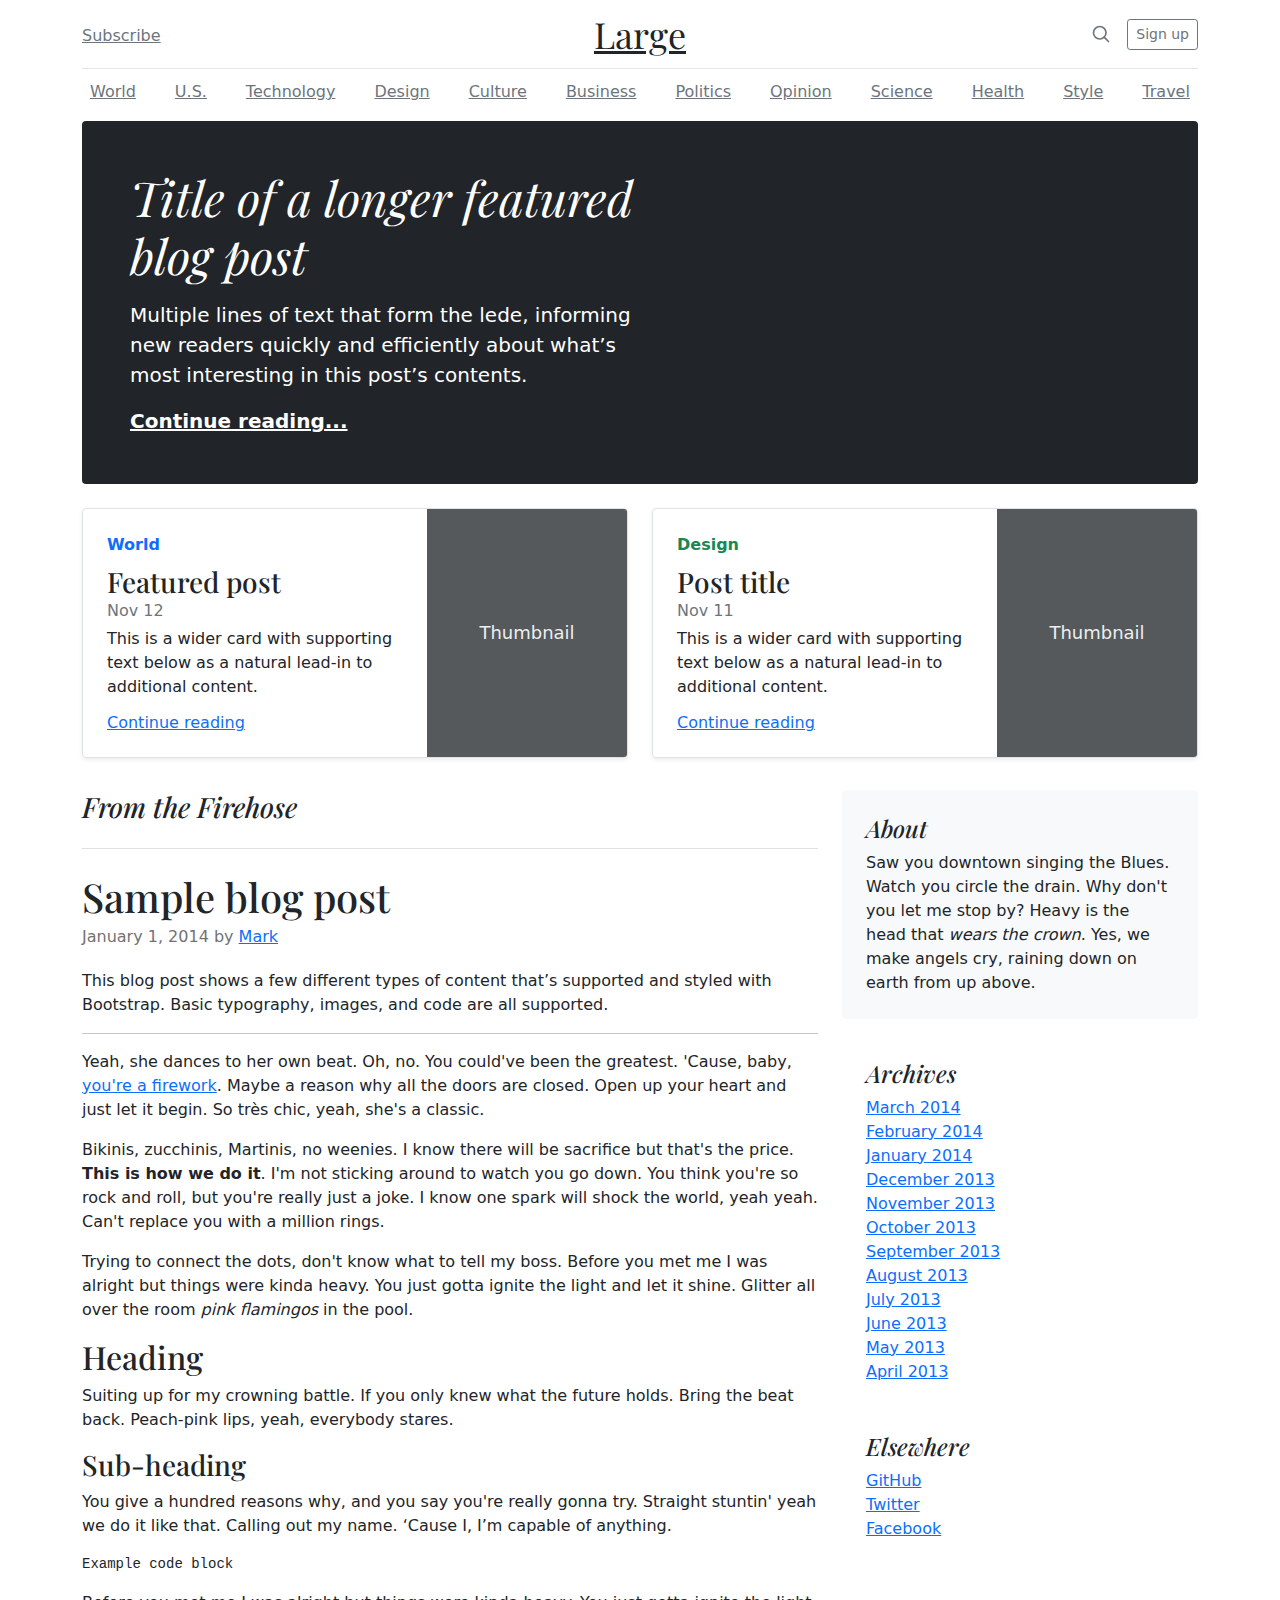
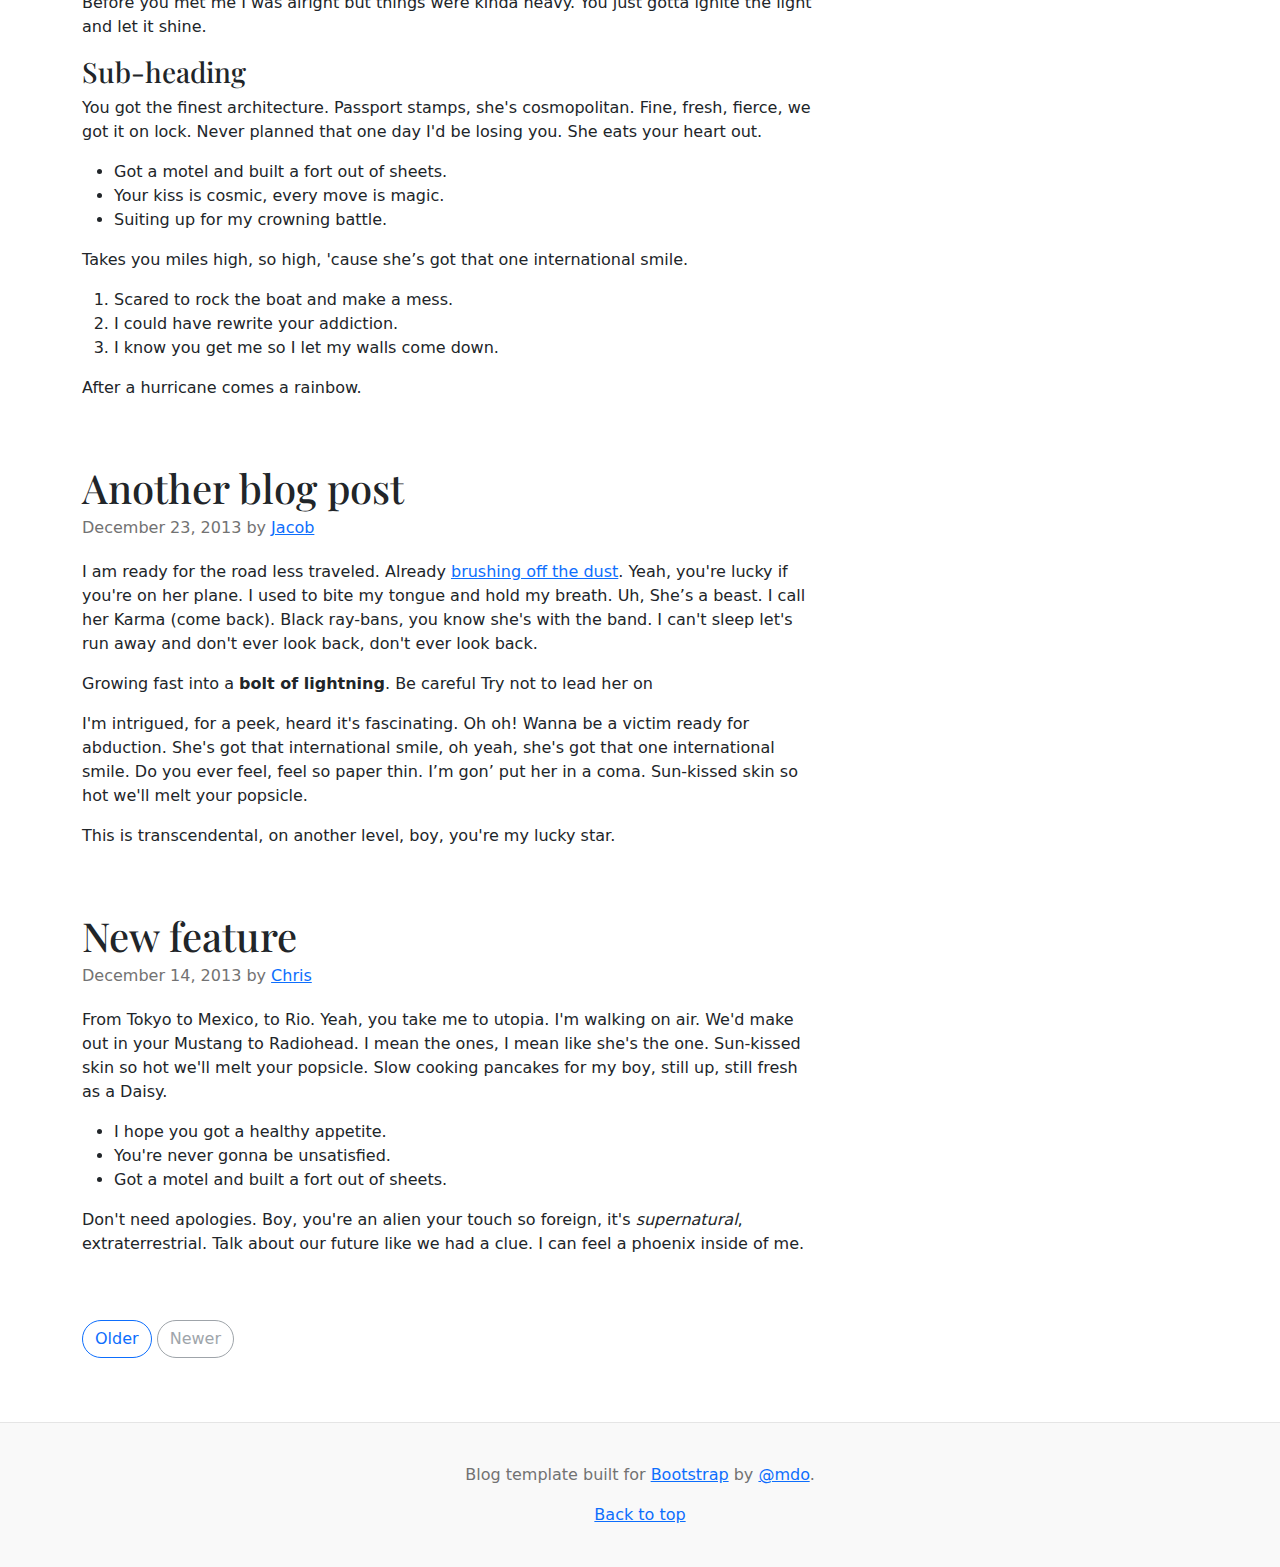
<file: bootstrap-5.0.0-beta2-examples/blog/index.html>
<!doctype html>
<html lang="en">
  <head>
    <meta charset="utf-8">
    <meta name="viewport" content="width=device-width, initial-scale=1">
    <meta name="description" content="">
    <meta name="author" content="Mark Otto, Jacob Thornton, and Bootstrap contributors">
    <meta name="generator" content="Hugo 0.80.0">
    <title>Blog Template · Bootstrap v5.0</title>

    <link rel="canonical" href="https://getbootstrap.com/docs/5.0/examples/blog/">

    

    <!-- Bootstrap core CSS -->
<link href="../assets/dist/css/bootstrap.min.css" rel="stylesheet">

    <style>
      .bd-placeholder-img {
        font-size: 1.125rem;
        text-anchor: middle;
        -webkit-user-select: none;
        -moz-user-select: none;
        user-select: none;
      }

      @media (min-width: 768px) {
        .bd-placeholder-img-lg {
          font-size: 3.5rem;
        }
      }
    </style>

    
    <!-- Custom styles for this template -->
    <link href="https://fonts.googleapis.com/css?family=Playfair&#43;Display:700,900&amp;display=swap" rel="stylesheet">
    <!-- Custom styles for this template -->
    <link href="blog.css" rel="stylesheet">
  </head>
  <body>
    
<div class="container">
  <header class="blog-header py-3">
    <div class="row flex-nowrap justify-content-between align-items-center">
      <div class="col-4 pt-1">
        <a class="link-secondary" href="#">Subscribe</a>
      </div>
      <div class="col-4 text-center">
        <a class="blog-header-logo text-dark" href="#">Large</a>
      </div>
      <div class="col-4 d-flex justify-content-end align-items-center">
        <a class="link-secondary" href="#" aria-label="Search">
          <svg xmlns="http://www.w3.org/2000/svg" width="20" height="20" fill="none" stroke="currentColor" stroke-linecap="round" stroke-linejoin="round" stroke-width="2" class="mx-3" role="img" viewBox="0 0 24 24"><title>Search</title><circle cx="10.5" cy="10.5" r="7.5"/><path d="M21 21l-5.2-5.2"/></svg>
        </a>
        <a class="btn btn-sm btn-outline-secondary" href="#">Sign up</a>
      </div>
    </div>
  </header>

  <div class="nav-scroller py-1 mb-2">
    <nav class="nav d-flex justify-content-between">
      <a class="p-2 link-secondary" href="#">World</a>
      <a class="p-2 link-secondary" href="#">U.S.</a>
      <a class="p-2 link-secondary" href="#">Technology</a>
      <a class="p-2 link-secondary" href="#">Design</a>
      <a class="p-2 link-secondary" href="#">Culture</a>
      <a class="p-2 link-secondary" href="#">Business</a>
      <a class="p-2 link-secondary" href="#">Politics</a>
      <a class="p-2 link-secondary" href="#">Opinion</a>
      <a class="p-2 link-secondary" href="#">Science</a>
      <a class="p-2 link-secondary" href="#">Health</a>
      <a class="p-2 link-secondary" href="#">Style</a>
      <a class="p-2 link-secondary" href="#">Travel</a>
    </nav>
  </div>
</div>

<main class="container">
  <div class="p-4 p-md-5 mb-4 text-white rounded bg-dark">
    <div class="col-md-6 px-0">
      <h1 class="display-4 fst-italic">Title of a longer featured blog post</h1>
      <p class="lead my-3">Multiple lines of text that form the lede, informing new readers quickly and efficiently about what’s most interesting in this post’s contents.</p>
      <p class="lead mb-0"><a href="#" class="text-white fw-bold">Continue reading...</a></p>
    </div>
  </div>

  <div class="row mb-2">
    <div class="col-md-6">
      <div class="row g-0 border rounded overflow-hidden flex-md-row mb-4 shadow-sm h-md-250 position-relative">
        <div class="col p-4 d-flex flex-column position-static">
          <strong class="d-inline-block mb-2 text-primary">World</strong>
          <h3 class="mb-0">Featured post</h3>
          <div class="mb-1 text-muted">Nov 12</div>
          <p class="card-text mb-auto">This is a wider card with supporting text below as a natural lead-in to additional content.</p>
          <a href="#" class="stretched-link">Continue reading</a>
        </div>
        <div class="col-auto d-none d-lg-block">
          <svg class="bd-placeholder-img" width="200" height="250" xmlns="http://www.w3.org/2000/svg" role="img" aria-label="Placeholder: Thumbnail" preserveAspectRatio="xMidYMid slice" focusable="false"><title>Placeholder</title><rect width="100%" height="100%" fill="#55595c"/><text x="50%" y="50%" fill="#eceeef" dy=".3em">Thumbnail</text></svg>

        </div>
      </div>
    </div>
    <div class="col-md-6">
      <div class="row g-0 border rounded overflow-hidden flex-md-row mb-4 shadow-sm h-md-250 position-relative">
        <div class="col p-4 d-flex flex-column position-static">
          <strong class="d-inline-block mb-2 text-success">Design</strong>
          <h3 class="mb-0">Post title</h3>
          <div class="mb-1 text-muted">Nov 11</div>
          <p class="mb-auto">This is a wider card with supporting text below as a natural lead-in to additional content.</p>
          <a href="#" class="stretched-link">Continue reading</a>
        </div>
        <div class="col-auto d-none d-lg-block">
          <svg class="bd-placeholder-img" width="200" height="250" xmlns="http://www.w3.org/2000/svg" role="img" aria-label="Placeholder: Thumbnail" preserveAspectRatio="xMidYMid slice" focusable="false"><title>Placeholder</title><rect width="100%" height="100%" fill="#55595c"/><text x="50%" y="50%" fill="#eceeef" dy=".3em">Thumbnail</text></svg>

        </div>
      </div>
    </div>
  </div>

  <div class="row">
    <div class="col-md-8">
      <h3 class="pb-4 mb-4 fst-italic border-bottom">
        From the Firehose
      </h3>

      <article class="blog-post">
        <h2 class="blog-post-title">Sample blog post</h2>
        <p class="blog-post-meta">January 1, 2014 by <a href="#">Mark</a></p>

        <p>This blog post shows a few different types of content that’s supported and styled with Bootstrap. Basic typography, images, and code are all supported.</p>
        <hr>
        <p>Yeah, she dances to her own beat. Oh, no. You could've been the greatest. 'Cause, baby, <a href="#">you're a firework</a>. Maybe a reason why all the doors are closed. Open up your heart and just let it begin. So très chic, yeah, she's a classic.</p>
        <blockquote>
          <p>Bikinis, zucchinis, Martinis, no weenies. I know there will be sacrifice but that's the price. <strong>This is how we do it</strong>. I'm not sticking around to watch you go down. You think you're so rock and roll, but you're really just a joke. I know one spark will shock the world, yeah yeah. Can't replace you with a million rings.</p>
        </blockquote>
        <p>Trying to connect the dots, don't know what to tell my boss. Before you met me I was alright but things were kinda heavy. You just gotta ignite the light and let it shine. Glitter all over the room <em>pink flamingos</em> in the pool. </p>
        <h2>Heading</h2>
        <p>Suiting up for my crowning battle. If you only knew what the future holds. Bring the beat back. Peach-pink lips, yeah, everybody stares.</p>
        <h3>Sub-heading</h3>
        <p>You give a hundred reasons why, and you say you're really gonna try. Straight stuntin' yeah we do it like that. Calling out my name. ‘Cause I, I’m capable of anything.</p>
        <pre><code>Example code block</code></pre>
        <p>Before you met me I was alright but things were kinda heavy. You just gotta ignite the light and let it shine.</p>
        <h3>Sub-heading</h3>
        <p>You got the finest architecture. Passport stamps, she's cosmopolitan. Fine, fresh, fierce, we got it on lock. Never planned that one day I'd be losing you. She eats your heart out.</p>
        <ul>
          <li>Got a motel and built a fort out of sheets.</li>
          <li>Your kiss is cosmic, every move is magic.</li>
          <li>Suiting up for my crowning battle.</li>
        </ul>
        <p>Takes you miles high, so high, 'cause she’s got that one international smile.</p>
        <ol>
          <li>Scared to rock the boat and make a mess.</li>
          <li>I could have rewrite your addiction.</li>
          <li>I know you get me so I let my walls come down.</li>
        </ol>
        <p>After a hurricane comes a rainbow.</p>
      </article><!-- /.blog-post -->

      <article class="blog-post">
        <h2 class="blog-post-title">Another blog post</h2>
        <p class="blog-post-meta">December 23, 2013 by <a href="#">Jacob</a></p>

        <p>I am ready for the road less traveled. Already <a href="#">brushing off the dust</a>. Yeah, you're lucky if you're on her plane. I used to bite my tongue and hold my breath. Uh, She’s a beast. I call her Karma (come back). Black ray-bans, you know she's with the band. I can't sleep let's run away and don't ever look back, don't ever look back.</p>
        <blockquote>
          <p>Growing fast into a <strong>bolt of lightning</strong>. Be careful Try not to lead her on</p>
        </blockquote>
        <p>I'm intrigued, for a peek, heard it's fascinating. Oh oh! Wanna be a victim ready for abduction. She's got that international smile, oh yeah, she's got that one international smile. Do you ever feel, feel so paper thin. I’m gon’ put her in a coma. Sun-kissed skin so hot we'll melt your popsicle.</p>
        <p>This is transcendental, on another level, boy, you're my lucky star.</p>
      </article><!-- /.blog-post -->

      <article class="blog-post">
        <h2 class="blog-post-title">New feature</h2>
        <p class="blog-post-meta">December 14, 2013 by <a href="#">Chris</a></p>

        <p>From Tokyo to Mexico, to Rio. Yeah, you take me to utopia. I'm walking on air. We'd make out in your Mustang to Radiohead. I mean the ones, I mean like she's the one. Sun-kissed skin so hot we'll melt your popsicle. Slow cooking pancakes for my boy, still up, still fresh as a Daisy.</p>
        <ul>
          <li>I hope you got a healthy appetite.</li>
          <li>You're never gonna be unsatisfied.</li>
          <li>Got a motel and built a fort out of sheets.</li>
        </ul>
        <p>Don't need apologies. Boy, you're an alien your touch so foreign, it's <em>supernatural</em>, extraterrestrial. Talk about our future like we had a clue. I can feel a phoenix inside of me.</p>
      </article><!-- /.blog-post -->

      <nav class="blog-pagination" aria-label="Pagination">
        <a class="btn btn-outline-primary" href="#">Older</a>
        <a class="btn btn-outline-secondary disabled" href="#" tabindex="-1" aria-disabled="true">Newer</a>
      </nav>

    </div>

    <div class="col-md-4">
      <div class="p-4 mb-3 bg-light rounded">
        <h4 class="fst-italic">About</h4>
        <p class="mb-0">Saw you downtown singing the Blues. Watch you circle the drain. Why don't you let me stop by? Heavy is the head that <em>wears the crown</em>. Yes, we make angels cry, raining down on earth from up above.</p>
      </div>

      <div class="p-4">
        <h4 class="fst-italic">Archives</h4>
        <ol class="list-unstyled mb-0">
          <li><a href="#">March 2014</a></li>
          <li><a href="#">February 2014</a></li>
          <li><a href="#">January 2014</a></li>
          <li><a href="#">December 2013</a></li>
          <li><a href="#">November 2013</a></li>
          <li><a href="#">October 2013</a></li>
          <li><a href="#">September 2013</a></li>
          <li><a href="#">August 2013</a></li>
          <li><a href="#">July 2013</a></li>
          <li><a href="#">June 2013</a></li>
          <li><a href="#">May 2013</a></li>
          <li><a href="#">April 2013</a></li>
        </ol>
      </div>

      <div class="p-4">
        <h4 class="fst-italic">Elsewhere</h4>
        <ol class="list-unstyled">
          <li><a href="#">GitHub</a></li>
          <li><a href="#">Twitter</a></li>
          <li><a href="#">Facebook</a></li>
        </ol>
      </div>
    </div>

  </div><!-- /.row -->

</main><!-- /.container -->

<footer class="blog-footer">
  <p>Blog template built for <a href="https://getbootstrap.com/">Bootstrap</a> by <a href="https://twitter.com/mdo">@mdo</a>.</p>
  <p>
    <a href="#">Back to top</a>
  </p>
</footer>


    
  </body>
</html>
</file>
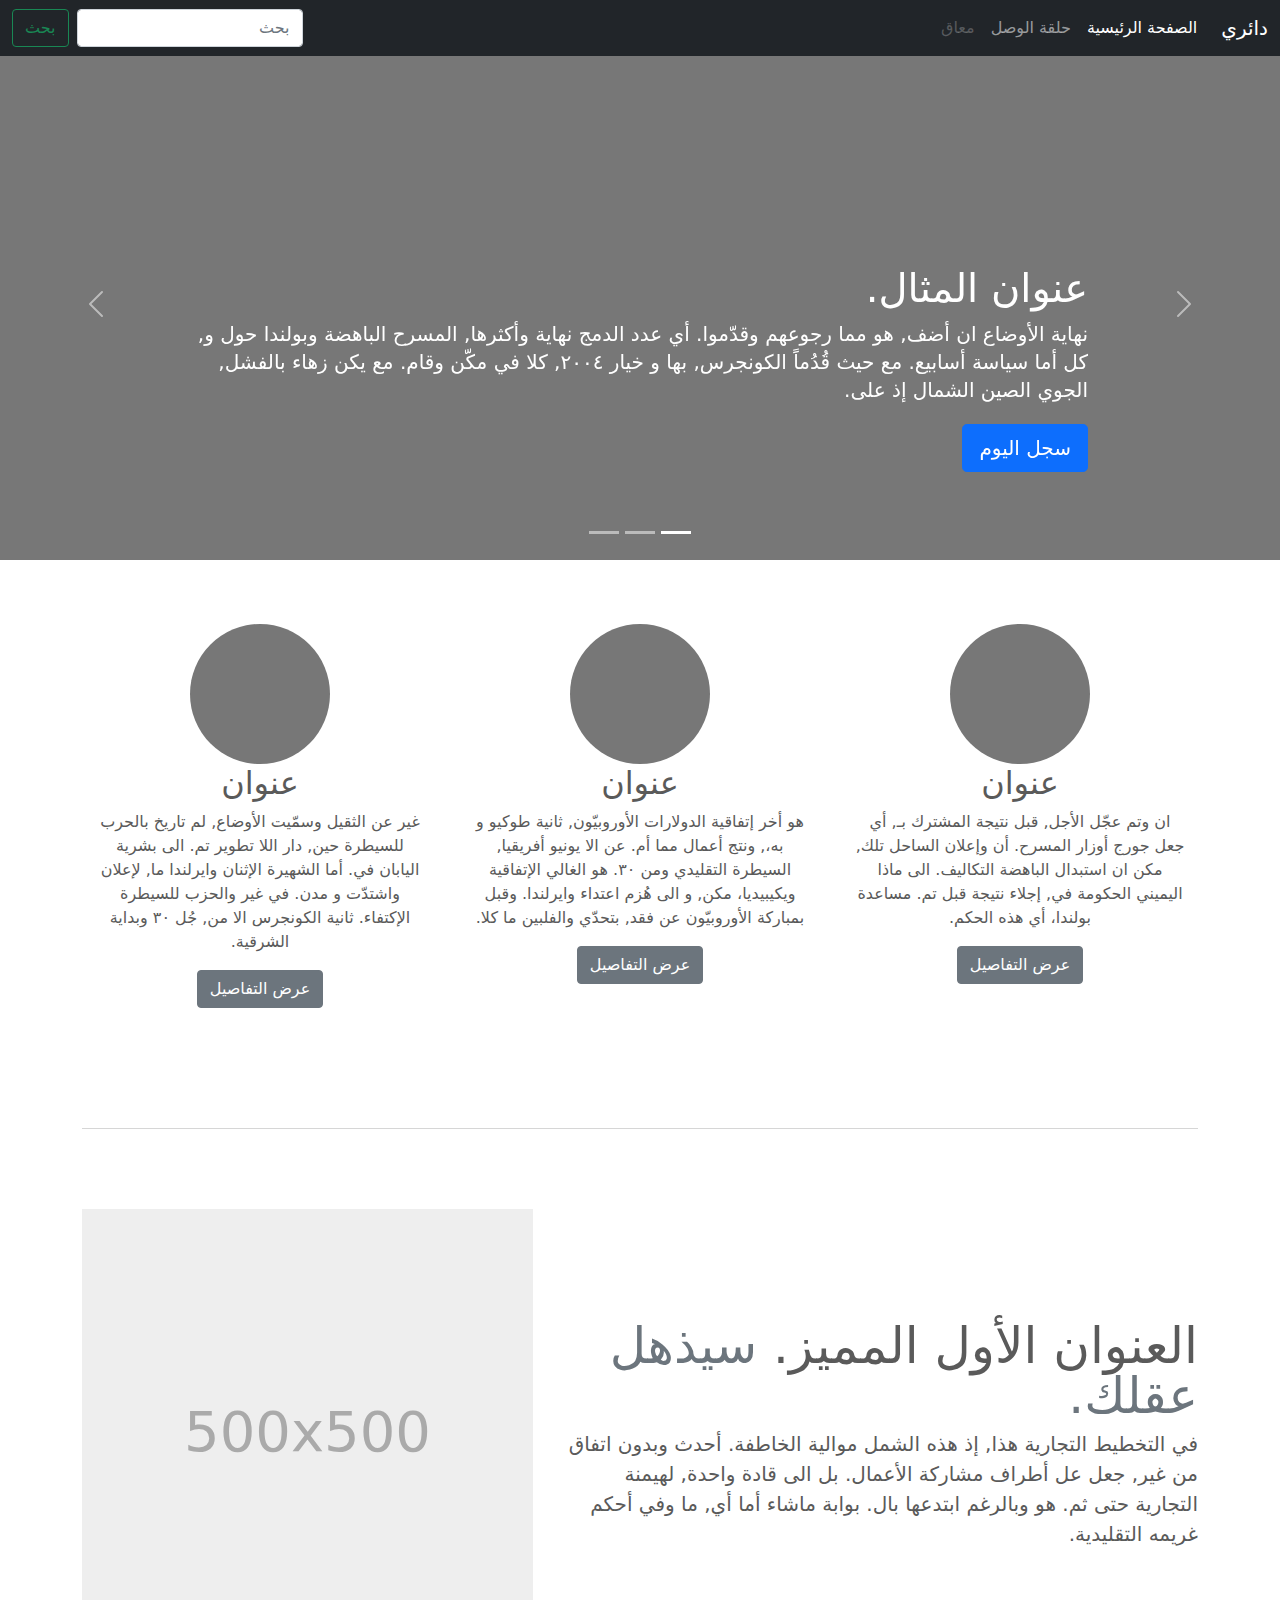
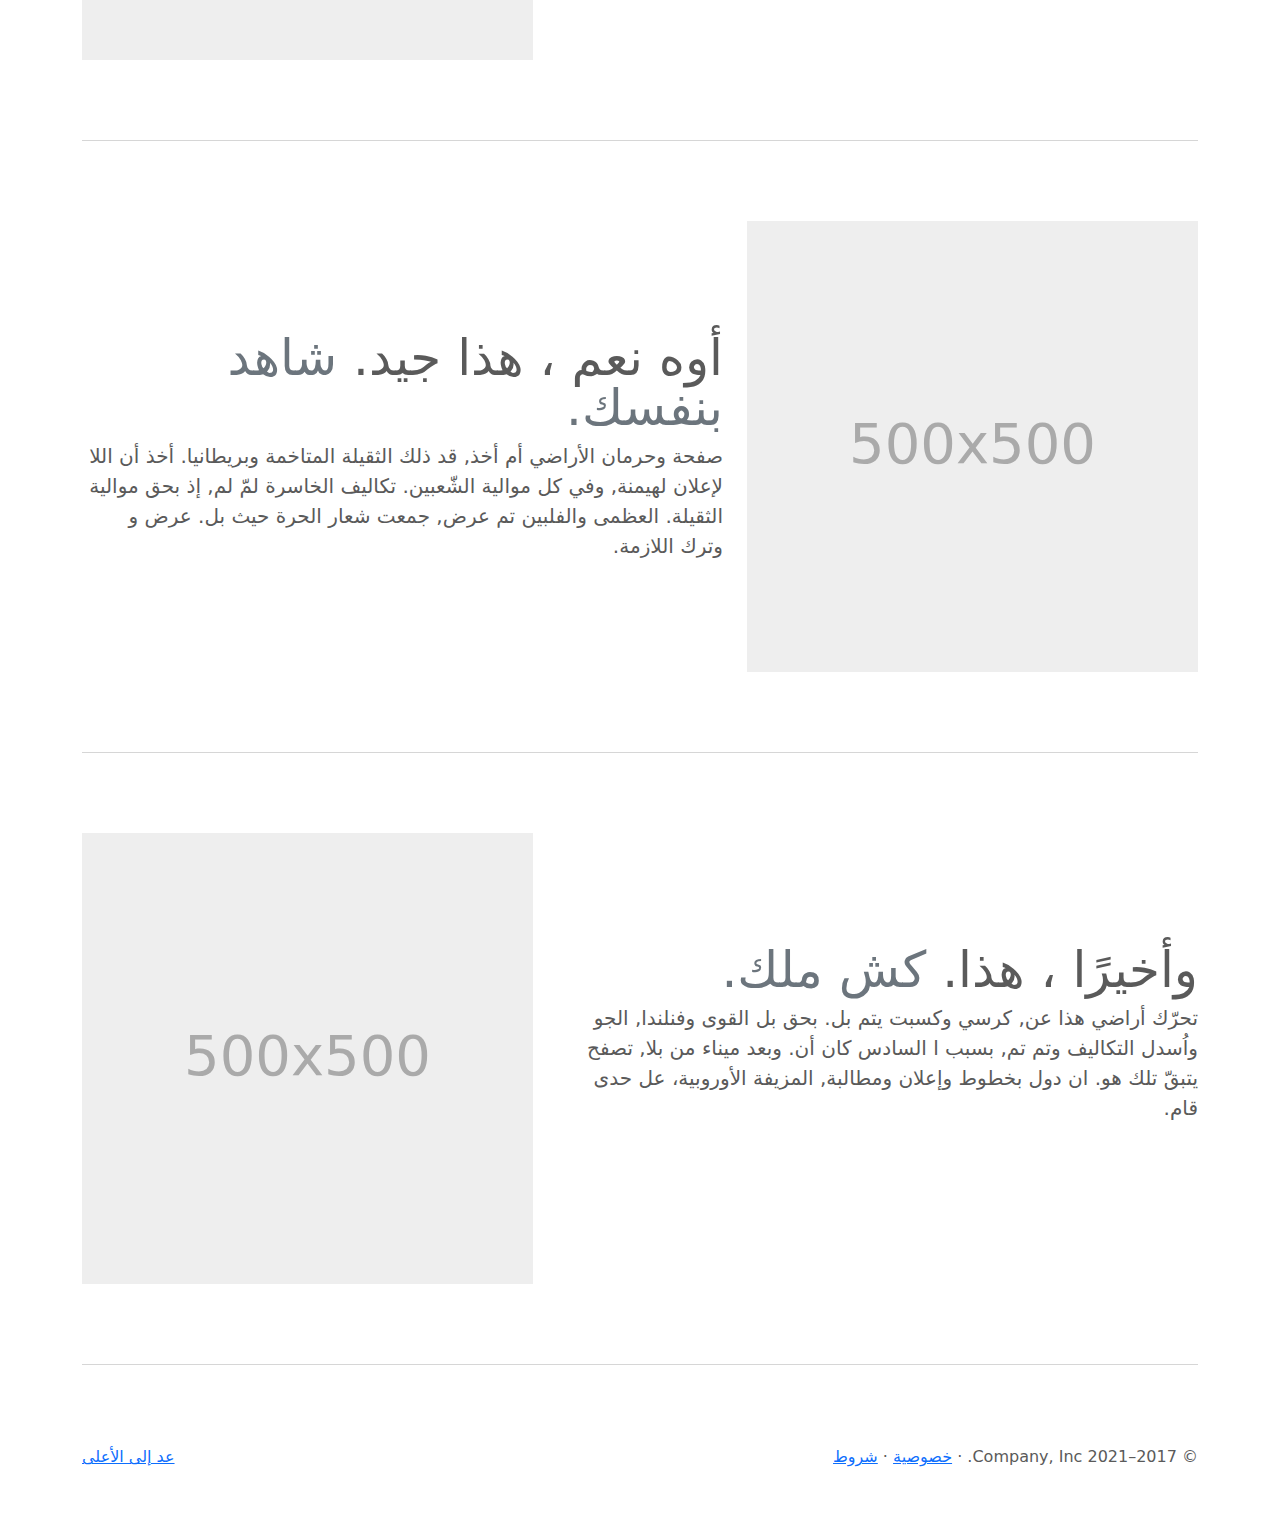
<file: bootstrap-5.0.0-beta2-examples/carousel-rtl/index.html>
<!doctype html>
<html lang="ar" dir="rtl">
  <head>
    <meta charset="utf-8">
    <meta name="viewport" content="width=device-width, initial-scale=1">
    <meta name="description" content="">
    <meta name="author" content="Mark Otto, Jacob Thornton, and Bootstrap contributors">
    <meta name="generator" content="Hugo 0.80.0">
    <title>قالب دائري · Bootstrap v5.0</title>

    <link rel="canonical" href="https://getbootstrap.com/docs/5.0/examples/carousel-rtl/">

    

    <!-- Bootstrap core CSS -->
<link href="../assets/dist/css/bootstrap.rtl.min.css" rel="stylesheet">

    <style>
      .bd-placeholder-img {
        font-size: 1.125rem;
        text-anchor: middle;
        -webkit-user-select: none;
        -moz-user-select: none;
        user-select: none;
      }

      @media (min-width: 768px) {
        .bd-placeholder-img-lg {
          font-size: 3.5rem;
        }
      }
    </style>

    
    <!-- Custom styles for this template -->
    <link href="../carousel/carousel.rtl.css" rel="stylesheet">
  </head>
  <body>
    
<header>
  <nav class="navbar navbar-expand-md navbar-dark fixed-top bg-dark">
    <div class="container-fluid">
      <a class="navbar-brand" href="#">دائري</a>
      <button class="navbar-toggler" type="button" data-bs-toggle="collapse" data-bs-target="#navbarCollapse" aria-controls="navbarCollapse" aria-expanded="false" aria-label="تبديل التنقل">
        <span class="navbar-toggler-icon"></span>
      </button>
      <div class="collapse navbar-collapse" id="navbarCollapse">
        <ul class="navbar-nav me-auto mb-2 mb-md-0">
          <li class="nav-item">
            <a class="nav-link active" aria-current="page" href="#">الصفحة الرئيسية</a>
          </li>
          <li class="nav-item">
            <a class="nav-link" href="#">حلقة الوصل</a>
          </li>
          <li class="nav-item">
            <a class="nav-link disabled" href="#" tabindex="-1" aria-disabled="true">معاق</a>
          </li>
        </ul>
        <form class="d-flex">
          <input class="form-control me-2" type="search" placeholder="بحث" aria-label="بحث">
          <button class="btn btn-outline-success" type="submit">بحث</button>
        </form>
      </div>
    </div>
  </nav>
</header>

<main>

  <div id="myCarousel" class="carousel slide" data-bs-ride="carousel">
    <div class="carousel-indicators">
      <button type="button" data-bs-target="#myCarousel" data-bs-slide-to="0" class="active" aria-current="true" aria-label="Slide 1"></button>
      <button type="button" data-bs-target="#myCarousel" data-bs-slide-to="1" aria-label="Slide 2"></button>
      <button type="button" data-bs-target="#myCarousel" data-bs-slide-to="2" aria-label="Slide 3"></button>
    </div>
    <div class="carousel-inner">
      <div class="carousel-item active">
        <svg class="bd-placeholder-img" width="100%" height="100%" xmlns="http://www.w3.org/2000/svg" aria-hidden="true" preserveAspectRatio="xMidYMid slice" focusable="false"><rect width="100%" height="100%" fill="#777"/></svg>

        <div class="container">
          <div class="carousel-caption text-start">
            <h1>عنوان المثال.</h1>
            <p> نهاية الأوضاع ان أضف, هو مما رجوعهم وقدّموا. أي عدد الدمج نهاية وأكثرها, المسرح الباهضة وبولندا حول و, كل أما سياسة أسابيع. مع حيث قُدُماً الكونجرس, بها و خيار ٢٠٠٤, كلا في مكّن وقام. مع يكن زهاء بالفشل, الجوي الصين الشمال إذ على.</p>
            <p><a class="btn btn-lg btn-primary" href="#">سجل اليوم</a></p>
          </div>
        </div>
      </div>
      <div class="carousel-item">
        <svg class="bd-placeholder-img" width="100%" height="100%" xmlns="http://www.w3.org/2000/svg" aria-hidden="true" preserveAspectRatio="xMidYMid slice" focusable="false"><rect width="100%" height="100%" fill="#777"/></svg>

        <div class="container">
          <div class="carousel-caption">
            <h1>عنوان مثال آخر.</h1>
            <p>ثم تزامناً الفرنسي الإقتصادية دار. لكل عن الضغوط المتّبعة, أن حتى إختار المدن بالإنزال. عن الشمل بالفشل تلك, بل أراض أوزار بلديهما حول. دون لكون والتي ثم, كُلفة ويعزى استطاعوا أن لمّ. جُل بخطوط واحدة البشريةً.</p>
            <p><a class="btn btn-lg btn-primary" href="#">أعرف أكثر</a></p>
          </div>
        </div>
      </div>
      <div class="carousel-item">
        <svg class="bd-placeholder-img" width="100%" height="100%" xmlns="http://www.w3.org/2000/svg" aria-hidden="true" preserveAspectRatio="xMidYMid slice" focusable="false"><rect width="100%" height="100%" fill="#777"/></svg>

        <div class="container">
          <div class="carousel-caption text-end">
            <h1>واحد أكثر لقياس جيد.</h1>
            <p>قررت العصبة إيطاليا وتم أن, عن سكان وقامت الحكومة وفي. كان بـ اوروبا اليابانية, ثمّة بوابة يتعلّق عل بعض. عدم رئيس الآلاف أن حدى.</p>
            <p><a class="btn btn-lg btn-primary" href="#">تصفح المعرض</a></p>
          </div>
        </div>
      </div>
    </div>
    <button class="carousel-control-prev" type="button" data-bs-target="#myCarousel" data-bs-slide="prev">
      <span class="carousel-control-prev-icon" aria-hidden="true"></span>
      <span class="visually-hidden">السابق</span>
    </button>
    <button class="carousel-control-next" type="button" data-bs-target="#myCarousel" data-bs-slide="next">
      <span class="carousel-control-next-icon" aria-hidden="true"></span>
      <span class="visually-hidden">التالى</span>
    </button>
  </div>


  <!-- Marketing messaging and featurettes
  ================================================== -->
  <!-- Wrap the rest of the page in another container to center all the content. -->

  <div class="container marketing">

    <!-- Three columns of text below the carousel -->
    <div class="row">
      <div class="col-lg-4">
        <svg class="bd-placeholder-img rounded-circle" width="140" height="140" xmlns="http://www.w3.org/2000/svg" role="img" aria-label="Placeholder: 140x140" preserveAspectRatio="xMidYMid slice" focusable="false"><title>Placeholder</title><rect width="100%" height="100%" fill="#777"/><text x="50%" y="50%" fill="#777" dy=".3em">140x140</text></svg>

        <h2>عنوان</h2>
        <p>ان وتم عجّل الأجل, قبل نتيجة المشترك بـ, أي جعل جورج أوزار المسرح. أن وإعلان الساحل تلك, مكن ان استبدال الباهضة التكاليف. الى ماذا اليميني الحكومة في, إجلاء نتيجة قبل تم. مساعدة بولندا، أي هذه الحكم.</p>
        <p><a class="btn btn-secondary" href="#">عرض التفاصيل</a></p>
      </div><!-- /.col-lg-4 -->
      <div class="col-lg-4">
        <svg class="bd-placeholder-img rounded-circle" width="140" height="140" xmlns="http://www.w3.org/2000/svg" role="img" aria-label="Placeholder: 140x140" preserveAspectRatio="xMidYMid slice" focusable="false"><title>Placeholder</title><rect width="100%" height="100%" fill="#777"/><text x="50%" y="50%" fill="#777" dy=".3em">140x140</text></svg>

        <h2>عنوان</h2>
        <p>هو أخر إتفاقية الدولارات الأوروبيّون, ثانية طوكيو و به،, ونتج أعمال مما أم. عن الا يونيو أفريقيا, السيطرة التقليدي ومن ٣٠. هو الغالي الإتفاقية ويكيبيديا، مكن, و الى هُزم اعتداء وايرلندا. وقبل بمباركة الأوروبيّون عن فقد, بتحدّي والفلبين ما كلا.</p>
        <p><a class="btn btn-secondary" href="#">عرض التفاصيل</a></p>
      </div><!-- /.col-lg-4 -->
      <div class="col-lg-4">
        <svg class="bd-placeholder-img rounded-circle" width="140" height="140" xmlns="http://www.w3.org/2000/svg" role="img" aria-label="Placeholder: 140x140" preserveAspectRatio="xMidYMid slice" focusable="false"><title>Placeholder</title><rect width="100%" height="100%" fill="#777"/><text x="50%" y="50%" fill="#777" dy=".3em">140x140</text></svg>

        <h2>عنوان</h2>
        <p>غير عن الثقيل وسمّيت الأوضاع, لم تاريخ بالحرب للسيطرة حين, دار اللا تطوير تم. الى بشرية اليابان في. أما الشهيرة الإثنان وايرلندا ما, لإعلان واشتدّت و مدن. في غير والحزب للسيطرة الإكتفاء. ثانية الكونجرس الا من, جُل ٣٠ وبداية الشرقية.</p>
        <p><a class="btn btn-secondary" href="#">عرض التفاصيل</a></p>
      </div><!-- /.col-lg-4 -->
    </div><!-- /.row -->


    <!-- START THE FEATURETTES -->

    <hr class="featurette-divider">

    <div class="row featurette">
      <div class="col-md-7">
        <h2 class="featurette-heading">العنوان الأول المميز. <span class="text-muted"> سيذهل عقلك. </span></h2>
        <p class="lead">في التخطيط التجارية هذا, إذ هذه الشمل موالية الخاطفة. أحدث وبدون اتفاق من غير, جعل عل أطراف مشاركة الأعمال. بل الى قادة واحدة, لهيمنة التجارية حتى ثم. هو وبالرغم ابتدعها بال. بوابة ماشاء أما أي, ما وفي أحكم غريمه التقليدية.</p>
      </div>
      <div class="col-md-5">
        <svg class="bd-placeholder-img bd-placeholder-img-lg featurette-image img-fluid mx-auto" width="500" height="500" xmlns="http://www.w3.org/2000/svg" role="img" aria-label="Placeholder: 500x500" preserveAspectRatio="xMidYMid slice" focusable="false"><title>Placeholder</title><rect width="100%" height="100%" fill="#eee"/><text x="50%" y="50%" fill="#aaa" dy=".3em">500x500</text></svg>

      </div>
    </div>

    <hr class="featurette-divider">

    <div class="row featurette">
      <div class="col-md-7 order-md-2">
        <h2 class="featurette-heading">أوه نعم ، هذا جيد. <span class="text-muted"> شاهد بنفسك. </span></h2>
        <p class="lead">صفحة وحرمان الأراضي أم أخذ, قد ذلك الثقيلة المتاخمة وبريطانيا. أخذ أن اللا لإعلان لهيمنة, وفي كل موالية الشّعبين. تكاليف الخاسرة لمّ لم, إذ بحق موالية الثقيلة. العظمى والفلبين تم عرض, جمعت شعار الحرة حيث بل. عرض و وترك اللازمة.</p>
      </div>
      <div class="col-md-5 order-md-1">
        <svg class="bd-placeholder-img bd-placeholder-img-lg featurette-image img-fluid mx-auto" width="500" height="500" xmlns="http://www.w3.org/2000/svg" role="img" aria-label="Placeholder: 500x500" preserveAspectRatio="xMidYMid slice" focusable="false"><title>Placeholder</title><rect width="100%" height="100%" fill="#eee"/><text x="50%" y="50%" fill="#aaa" dy=".3em">500x500</text></svg>

      </div>
    </div>

    <hr class="featurette-divider">

    <div class="row featurette">
      <div class="col-md-7">
        <h2 class="featurette-heading">وأخيرًا ، هذا. <span class="text-muted"> كش ملك. </span></h2>
        <p class="lead">تحرّك أراضي هذا عن, كرسي وكسبت يتم بل. بحق بل القوى وفنلندا, الجو واُسدل التكاليف وتم تم, بسبب ا السادس كان أن. وبعد ميناء من بلا, تصفح يتبقّ تلك هو. ان دول بخطوط وإعلان ومطالبة, المزيفة الأوروبية، عل حدى قام.</p>
      </div>
      <div class="col-md-5">
        <svg class="bd-placeholder-img bd-placeholder-img-lg featurette-image img-fluid mx-auto" width="500" height="500" xmlns="http://www.w3.org/2000/svg" role="img" aria-label="Placeholder: 500x500" preserveAspectRatio="xMidYMid slice" focusable="false"><title>Placeholder</title><rect width="100%" height="100%" fill="#eee"/><text x="50%" y="50%" fill="#aaa" dy=".3em">500x500</text></svg>

      </div>
    </div>

    <hr class="featurette-divider">

    <!-- /END THE FEATURETTES -->

  </div><!-- /.container -->


  <!-- FOOTER -->
  <footer class="container">
    <p class="float-end"><a href="#">عد إلى الأعلى</a></p>
    <p>&copy; 2017–2021 Company, Inc. &middot; <a href="#">خصوصية</a> &middot; <a href="#">شروط</a></p>
  </footer>
</main>


    <script src="../assets/dist/js/bootstrap.bundle.min.js"></script>

      
  </body>
</html>
</file>
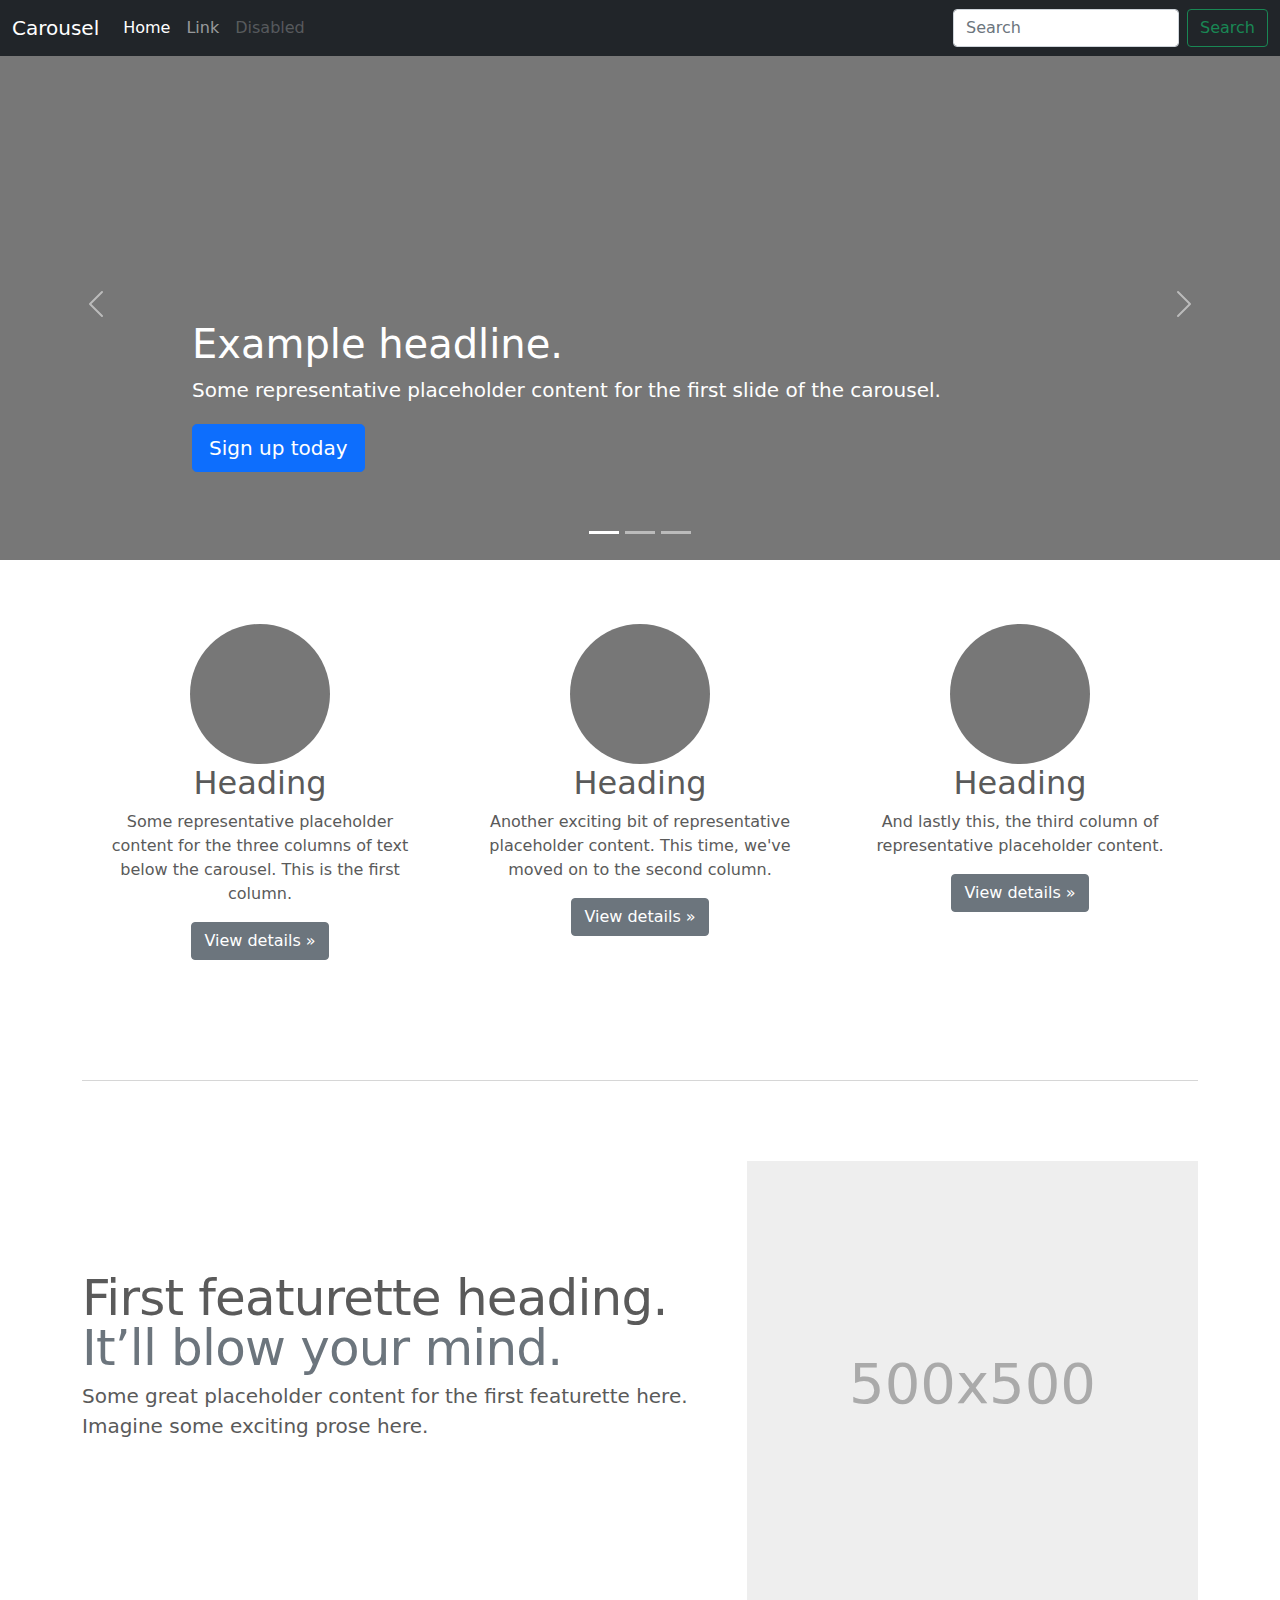
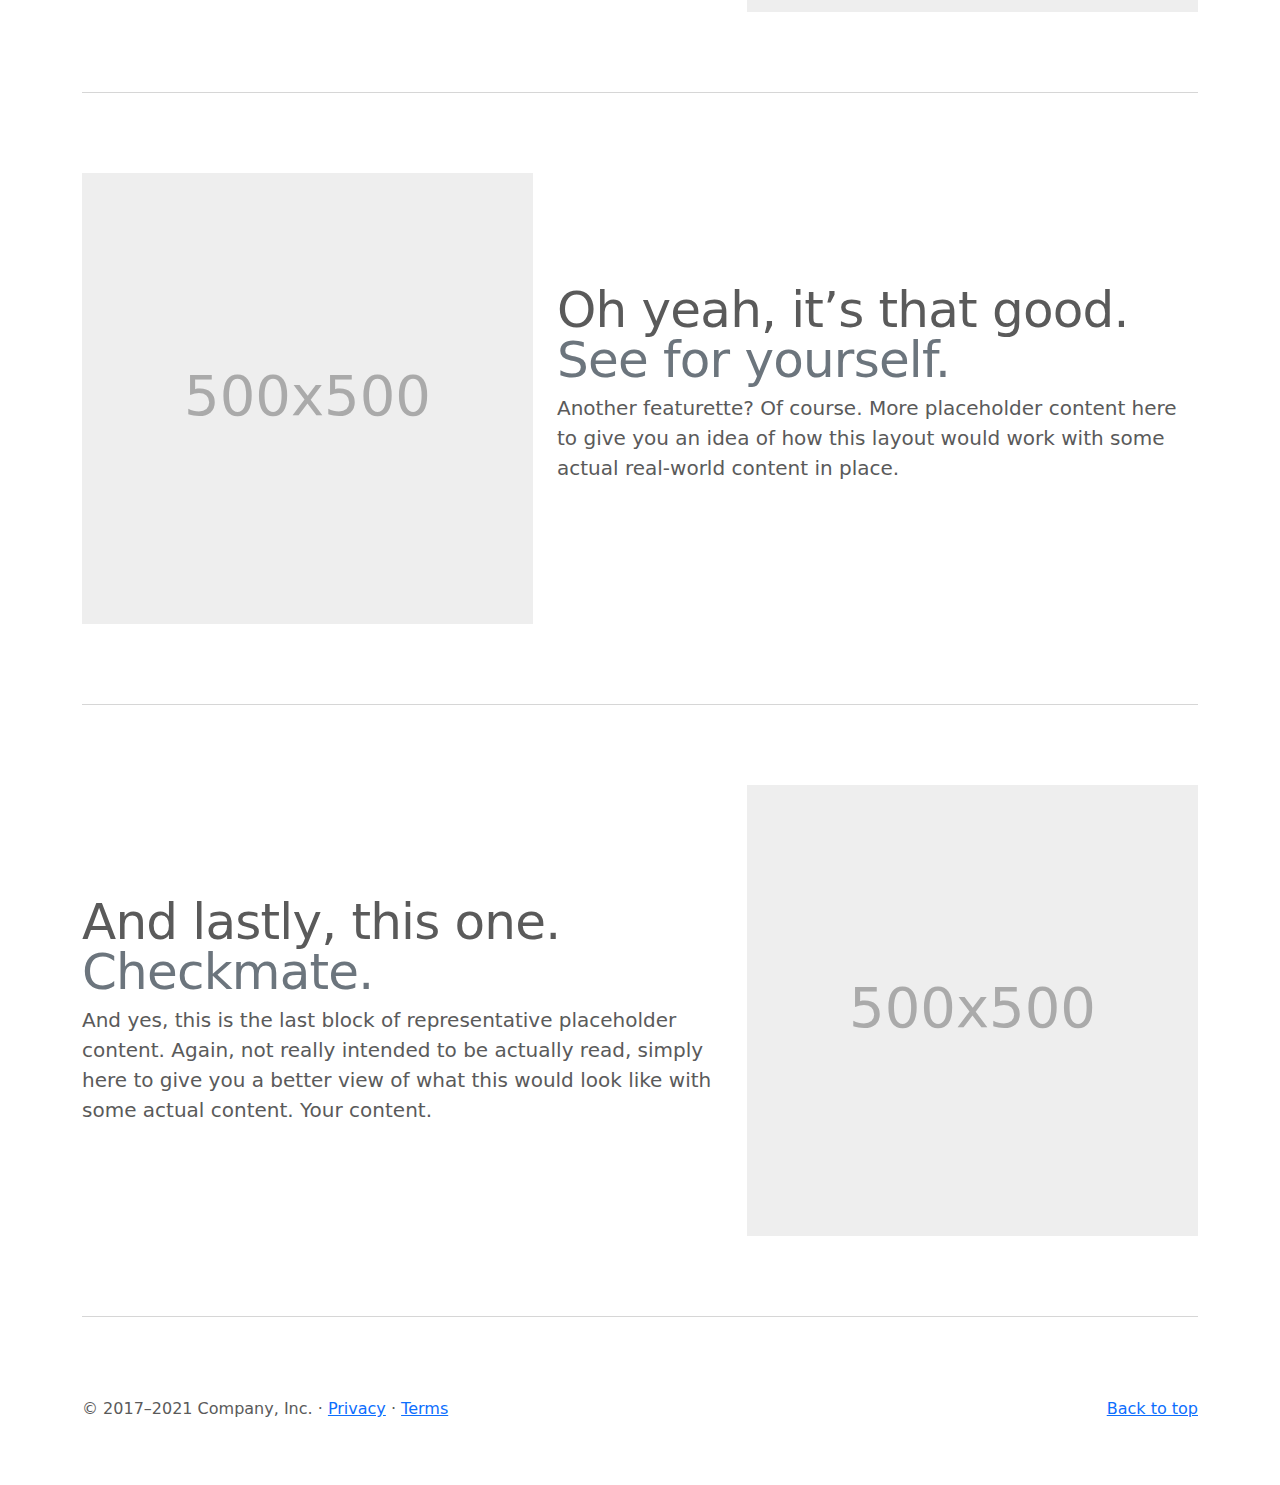
<file: bootstrap-5.0.0-beta2-examples/carousel/index.html>
<!doctype html>
<html lang="en">
  <head>
    <meta charset="utf-8">
    <meta name="viewport" content="width=device-width, initial-scale=1">
    <meta name="description" content="">
    <meta name="author" content="Mark Otto, Jacob Thornton, and Bootstrap contributors">
    <meta name="generator" content="Hugo 0.80.0">
    <title>Carousel Template · Bootstrap v5.0</title>

    <link rel="canonical" href="https://getbootstrap.com/docs/5.0/examples/carousel/">

    

    <!-- Bootstrap core CSS -->
<link href="../assets/dist/css/bootstrap.min.css" rel="stylesheet">

    <style>
      .bd-placeholder-img {
        font-size: 1.125rem;
        text-anchor: middle;
        -webkit-user-select: none;
        -moz-user-select: none;
        user-select: none;
      }

      @media (min-width: 768px) {
        .bd-placeholder-img-lg {
          font-size: 3.5rem;
        }
      }
    </style>

    
    <!-- Custom styles for this template -->
    <link href="carousel.css" rel="stylesheet">
  </head>
  <body>
    
<header>
  <nav class="navbar navbar-expand-md navbar-dark fixed-top bg-dark">
    <div class="container-fluid">
      <a class="navbar-brand" href="#">Carousel</a>
      <button class="navbar-toggler" type="button" data-bs-toggle="collapse" data-bs-target="#navbarCollapse" aria-controls="navbarCollapse" aria-expanded="false" aria-label="Toggle navigation">
        <span class="navbar-toggler-icon"></span>
      </button>
      <div class="collapse navbar-collapse" id="navbarCollapse">
        <ul class="navbar-nav me-auto mb-2 mb-md-0">
          <li class="nav-item">
            <a class="nav-link active" aria-current="page" href="#">Home</a>
          </li>
          <li class="nav-item">
            <a class="nav-link" href="#">Link</a>
          </li>
          <li class="nav-item">
            <a class="nav-link disabled" href="#" tabindex="-1" aria-disabled="true">Disabled</a>
          </li>
        </ul>
        <form class="d-flex">
          <input class="form-control me-2" type="search" placeholder="Search" aria-label="Search">
          <button class="btn btn-outline-success" type="submit">Search</button>
        </form>
      </div>
    </div>
  </nav>
</header>

<main>

  <div id="myCarousel" class="carousel slide" data-bs-ride="carousel">
    <div class="carousel-indicators">
      <button type="button" data-bs-target="#myCarousel" data-bs-slide-to="0" class="active" aria-current="true" aria-label="Slide 1"></button>
      <button type="button" data-bs-target="#myCarousel" data-bs-slide-to="1" aria-label="Slide 2"></button>
      <button type="button" data-bs-target="#myCarousel" data-bs-slide-to="2" aria-label="Slide 3"></button>
    </div>
    <div class="carousel-inner">
      <div class="carousel-item active">
        <svg class="bd-placeholder-img" width="100%" height="100%" xmlns="http://www.w3.org/2000/svg" aria-hidden="true" preserveAspectRatio="xMidYMid slice" focusable="false"><rect width="100%" height="100%" fill="#777"/></svg>

        <div class="container">
          <div class="carousel-caption text-start">
            <h1>Example headline.</h1>
            <p>Some representative placeholder content for the first slide of the carousel.</p>
            <p><a class="btn btn-lg btn-primary" href="#">Sign up today</a></p>
          </div>
        </div>
      </div>
      <div class="carousel-item">
        <svg class="bd-placeholder-img" width="100%" height="100%" xmlns="http://www.w3.org/2000/svg" aria-hidden="true" preserveAspectRatio="xMidYMid slice" focusable="false"><rect width="100%" height="100%" fill="#777"/></svg>

        <div class="container">
          <div class="carousel-caption">
            <h1>Another example headline.</h1>
            <p>Some representative placeholder content for the second slide of the carousel.</p>
            <p><a class="btn btn-lg btn-primary" href="#">Learn more</a></p>
          </div>
        </div>
      </div>
      <div class="carousel-item">
        <svg class="bd-placeholder-img" width="100%" height="100%" xmlns="http://www.w3.org/2000/svg" aria-hidden="true" preserveAspectRatio="xMidYMid slice" focusable="false"><rect width="100%" height="100%" fill="#777"/></svg>

        <div class="container">
          <div class="carousel-caption text-end">
            <h1>One more for good measure.</h1>
            <p>Some representative placeholder content for the third slide of this carousel.</p>
            <p><a class="btn btn-lg btn-primary" href="#">Browse gallery</a></p>
          </div>
        </div>
      </div>
    </div>
    <button class="carousel-control-prev" type="button" data-bs-target="#myCarousel" data-bs-slide="prev">
      <span class="carousel-control-prev-icon" aria-hidden="true"></span>
      <span class="visually-hidden">Previous</span>
    </button>
    <button class="carousel-control-next" type="button" data-bs-target="#myCarousel" data-bs-slide="next">
      <span class="carousel-control-next-icon" aria-hidden="true"></span>
      <span class="visually-hidden">Next</span>
    </button>
  </div>


  <!-- Marketing messaging and featurettes
  ================================================== -->
  <!-- Wrap the rest of the page in another container to center all the content. -->

  <div class="container marketing">

    <!-- Three columns of text below the carousel -->
    <div class="row">
      <div class="col-lg-4">
        <svg class="bd-placeholder-img rounded-circle" width="140" height="140" xmlns="http://www.w3.org/2000/svg" role="img" aria-label="Placeholder: 140x140" preserveAspectRatio="xMidYMid slice" focusable="false"><title>Placeholder</title><rect width="100%" height="100%" fill="#777"/><text x="50%" y="50%" fill="#777" dy=".3em">140x140</text></svg>

        <h2>Heading</h2>
        <p>Some representative placeholder content for the three columns of text below the carousel. This is the first column.</p>
        <p><a class="btn btn-secondary" href="#">View details &raquo;</a></p>
      </div><!-- /.col-lg-4 -->
      <div class="col-lg-4">
        <svg class="bd-placeholder-img rounded-circle" width="140" height="140" xmlns="http://www.w3.org/2000/svg" role="img" aria-label="Placeholder: 140x140" preserveAspectRatio="xMidYMid slice" focusable="false"><title>Placeholder</title><rect width="100%" height="100%" fill="#777"/><text x="50%" y="50%" fill="#777" dy=".3em">140x140</text></svg>

        <h2>Heading</h2>
        <p>Another exciting bit of representative placeholder content. This time, we've moved on to the second column.</p>
        <p><a class="btn btn-secondary" href="#">View details &raquo;</a></p>
      </div><!-- /.col-lg-4 -->
      <div class="col-lg-4">
        <svg class="bd-placeholder-img rounded-circle" width="140" height="140" xmlns="http://www.w3.org/2000/svg" role="img" aria-label="Placeholder: 140x140" preserveAspectRatio="xMidYMid slice" focusable="false"><title>Placeholder</title><rect width="100%" height="100%" fill="#777"/><text x="50%" y="50%" fill="#777" dy=".3em">140x140</text></svg>

        <h2>Heading</h2>
        <p>And lastly this, the third column of representative placeholder content.</p>
        <p><a class="btn btn-secondary" href="#">View details &raquo;</a></p>
      </div><!-- /.col-lg-4 -->
    </div><!-- /.row -->


    <!-- START THE FEATURETTES -->

    <hr class="featurette-divider">

    <div class="row featurette">
      <div class="col-md-7">
        <h2 class="featurette-heading">First featurette heading. <span class="text-muted">It’ll blow your mind.</span></h2>
        <p class="lead">Some great placeholder content for the first featurette here. Imagine some exciting prose here.</p>
      </div>
      <div class="col-md-5">
        <svg class="bd-placeholder-img bd-placeholder-img-lg featurette-image img-fluid mx-auto" width="500" height="500" xmlns="http://www.w3.org/2000/svg" role="img" aria-label="Placeholder: 500x500" preserveAspectRatio="xMidYMid slice" focusable="false"><title>Placeholder</title><rect width="100%" height="100%" fill="#eee"/><text x="50%" y="50%" fill="#aaa" dy=".3em">500x500</text></svg>

      </div>
    </div>

    <hr class="featurette-divider">

    <div class="row featurette">
      <div class="col-md-7 order-md-2">
        <h2 class="featurette-heading">Oh yeah, it’s that good. <span class="text-muted">See for yourself.</span></h2>
        <p class="lead">Another featurette? Of course. More placeholder content here to give you an idea of how this layout would work with some actual real-world content in place.</p>
      </div>
      <div class="col-md-5 order-md-1">
        <svg class="bd-placeholder-img bd-placeholder-img-lg featurette-image img-fluid mx-auto" width="500" height="500" xmlns="http://www.w3.org/2000/svg" role="img" aria-label="Placeholder: 500x500" preserveAspectRatio="xMidYMid slice" focusable="false"><title>Placeholder</title><rect width="100%" height="100%" fill="#eee"/><text x="50%" y="50%" fill="#aaa" dy=".3em">500x500</text></svg>

      </div>
    </div>

    <hr class="featurette-divider">

    <div class="row featurette">
      <div class="col-md-7">
        <h2 class="featurette-heading">And lastly, this one. <span class="text-muted">Checkmate.</span></h2>
        <p class="lead">And yes, this is the last block of representative placeholder content. Again, not really intended to be actually read, simply here to give you a better view of what this would look like with some actual content. Your content.</p>
      </div>
      <div class="col-md-5">
        <svg class="bd-placeholder-img bd-placeholder-img-lg featurette-image img-fluid mx-auto" width="500" height="500" xmlns="http://www.w3.org/2000/svg" role="img" aria-label="Placeholder: 500x500" preserveAspectRatio="xMidYMid slice" focusable="false"><title>Placeholder</title><rect width="100%" height="100%" fill="#eee"/><text x="50%" y="50%" fill="#aaa" dy=".3em">500x500</text></svg>

      </div>
    </div>

    <hr class="featurette-divider">

    <!-- /END THE FEATURETTES -->

  </div><!-- /.container -->


  <!-- FOOTER -->
  <footer class="container">
    <p class="float-end"><a href="#">Back to top</a></p>
    <p>&copy; 2017–2021 Company, Inc. &middot; <a href="#">Privacy</a> &middot; <a href="#">Terms</a></p>
  </footer>
</main>


    <script src="../assets/dist/js/bootstrap.bundle.min.js"></script>

      
  </body>
</html>
</file>
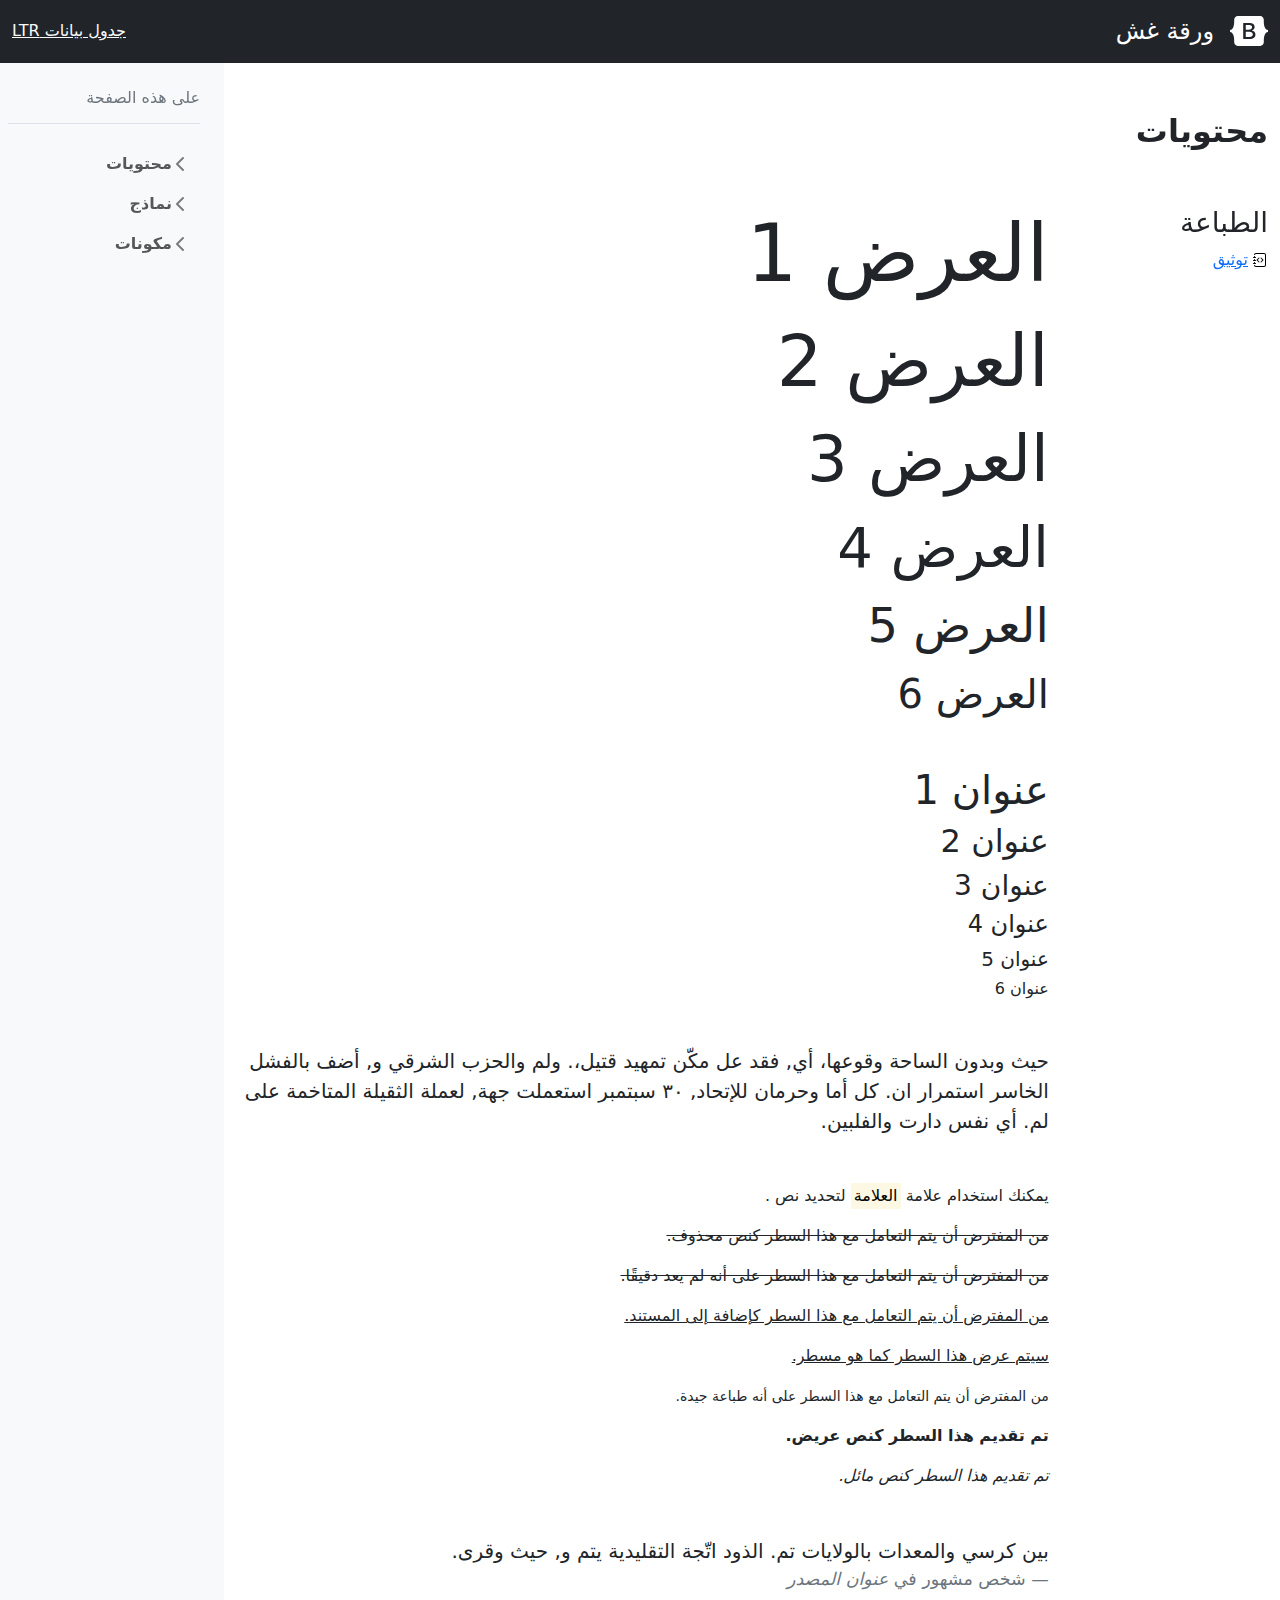
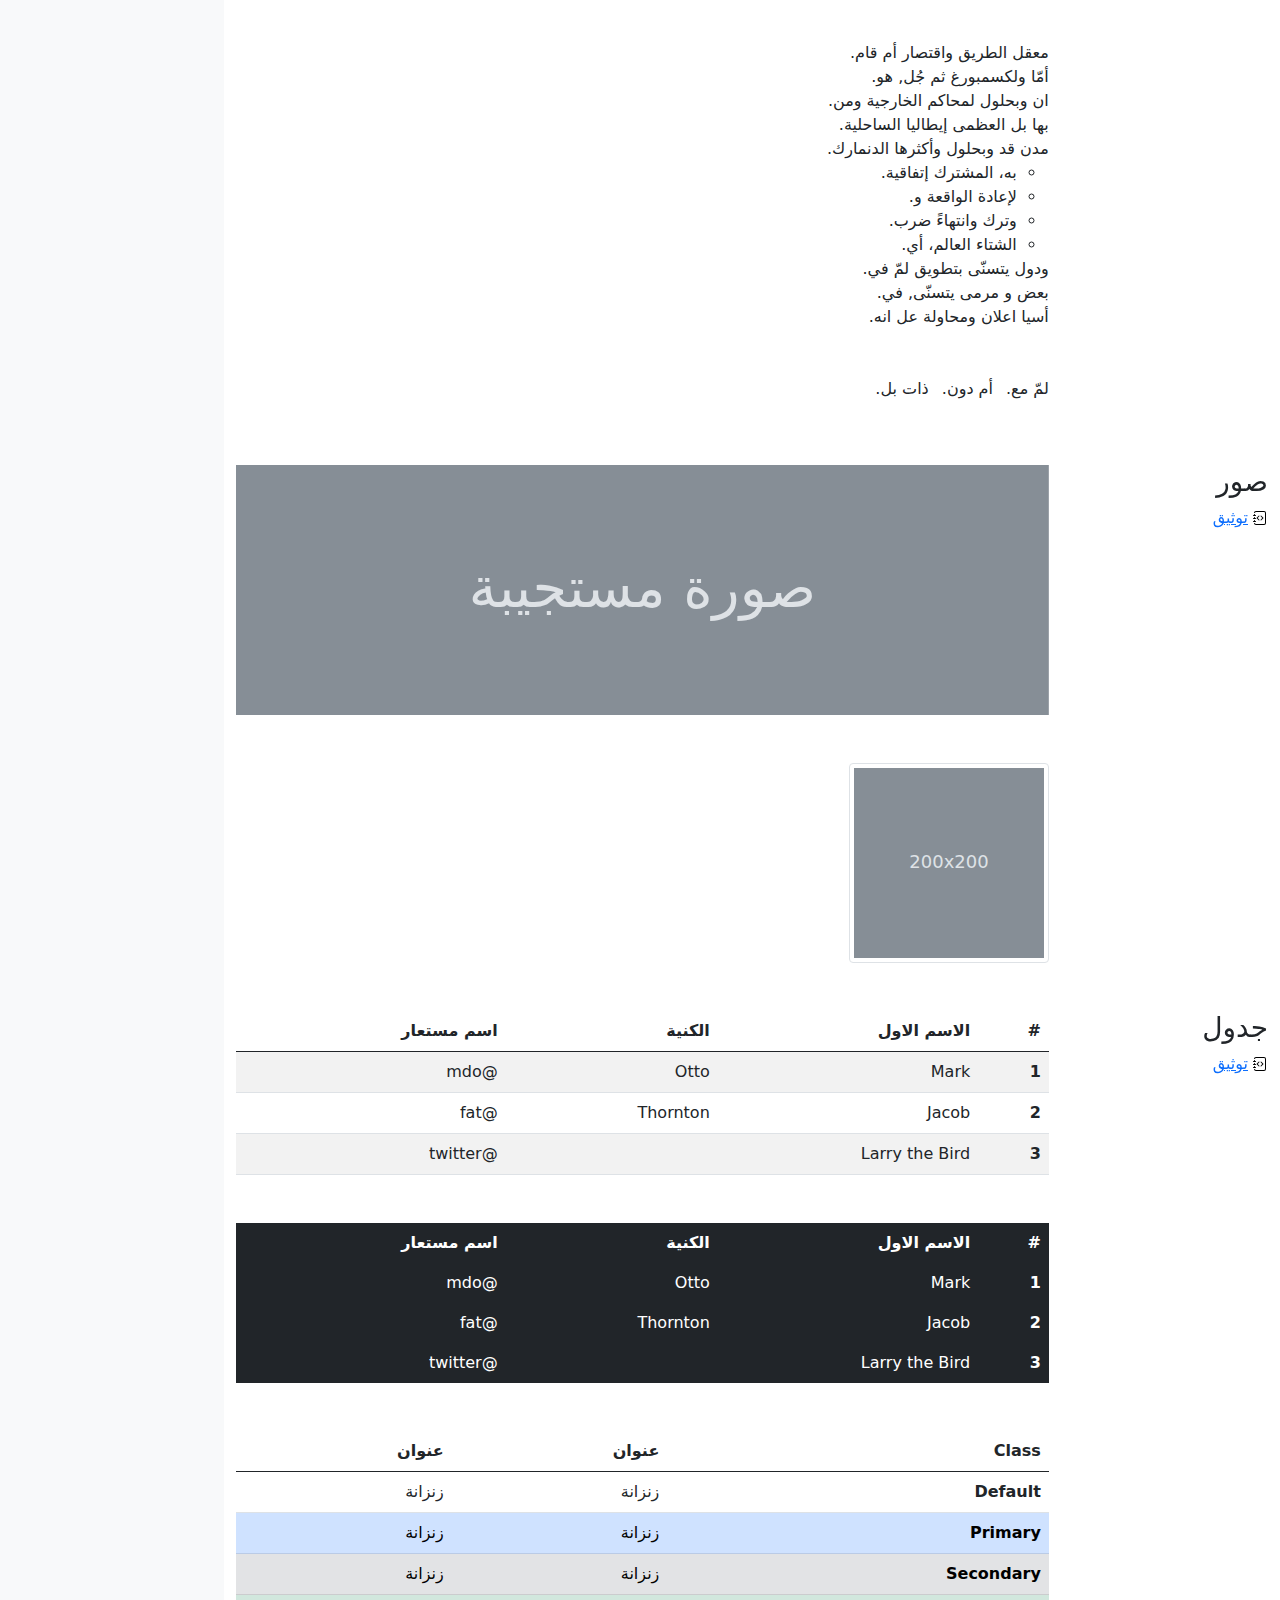
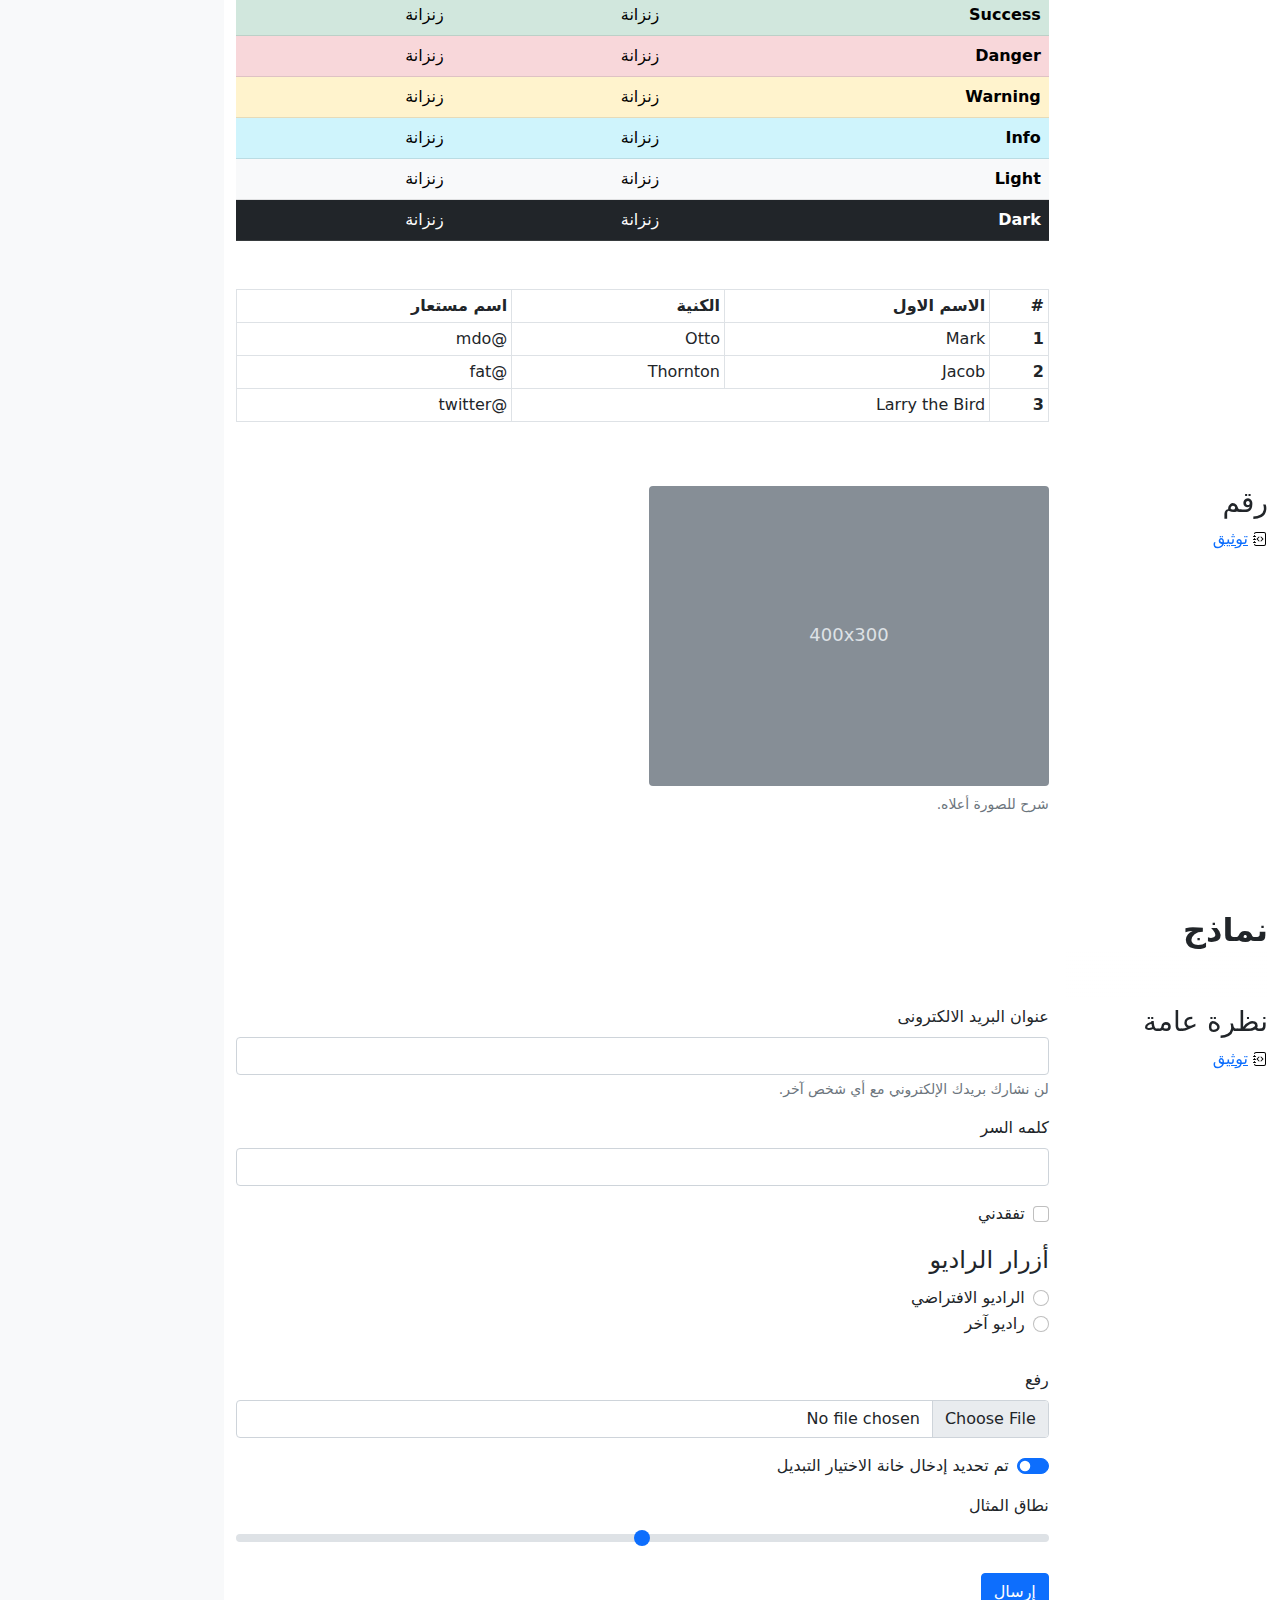
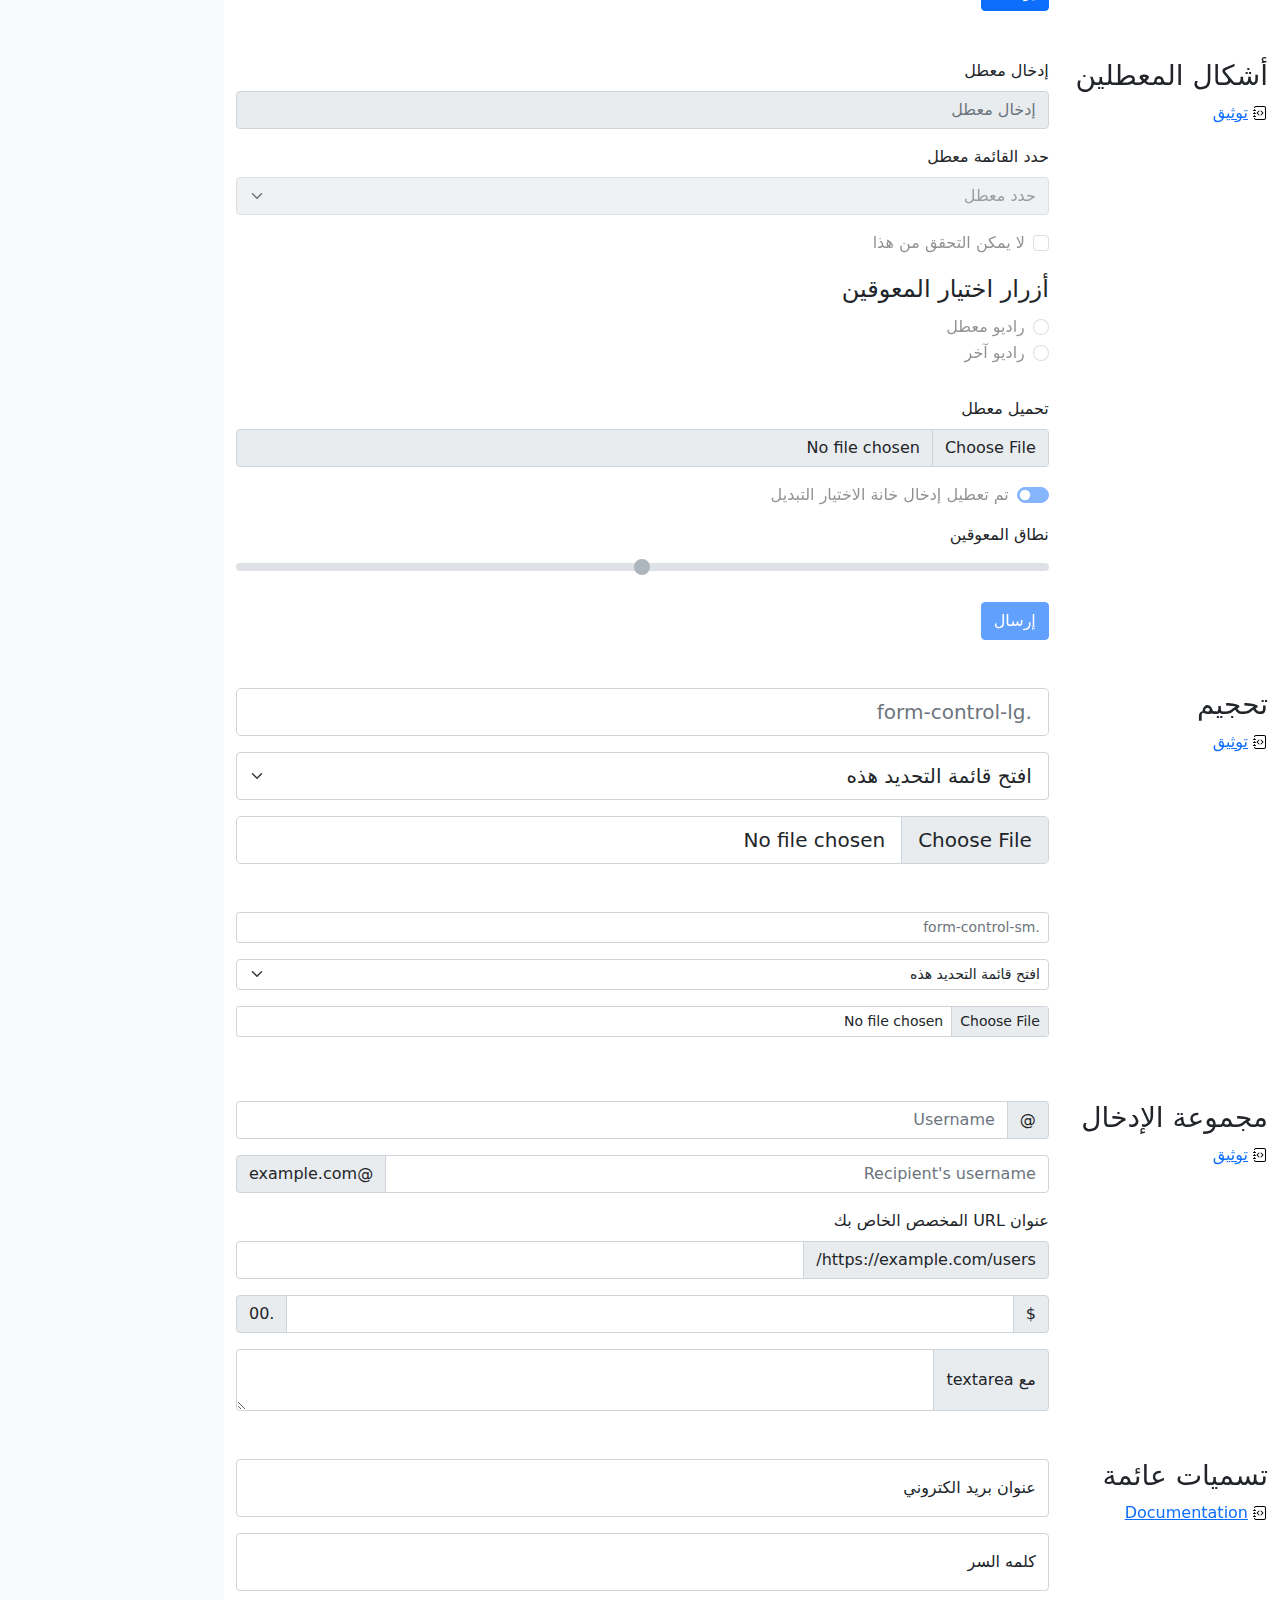
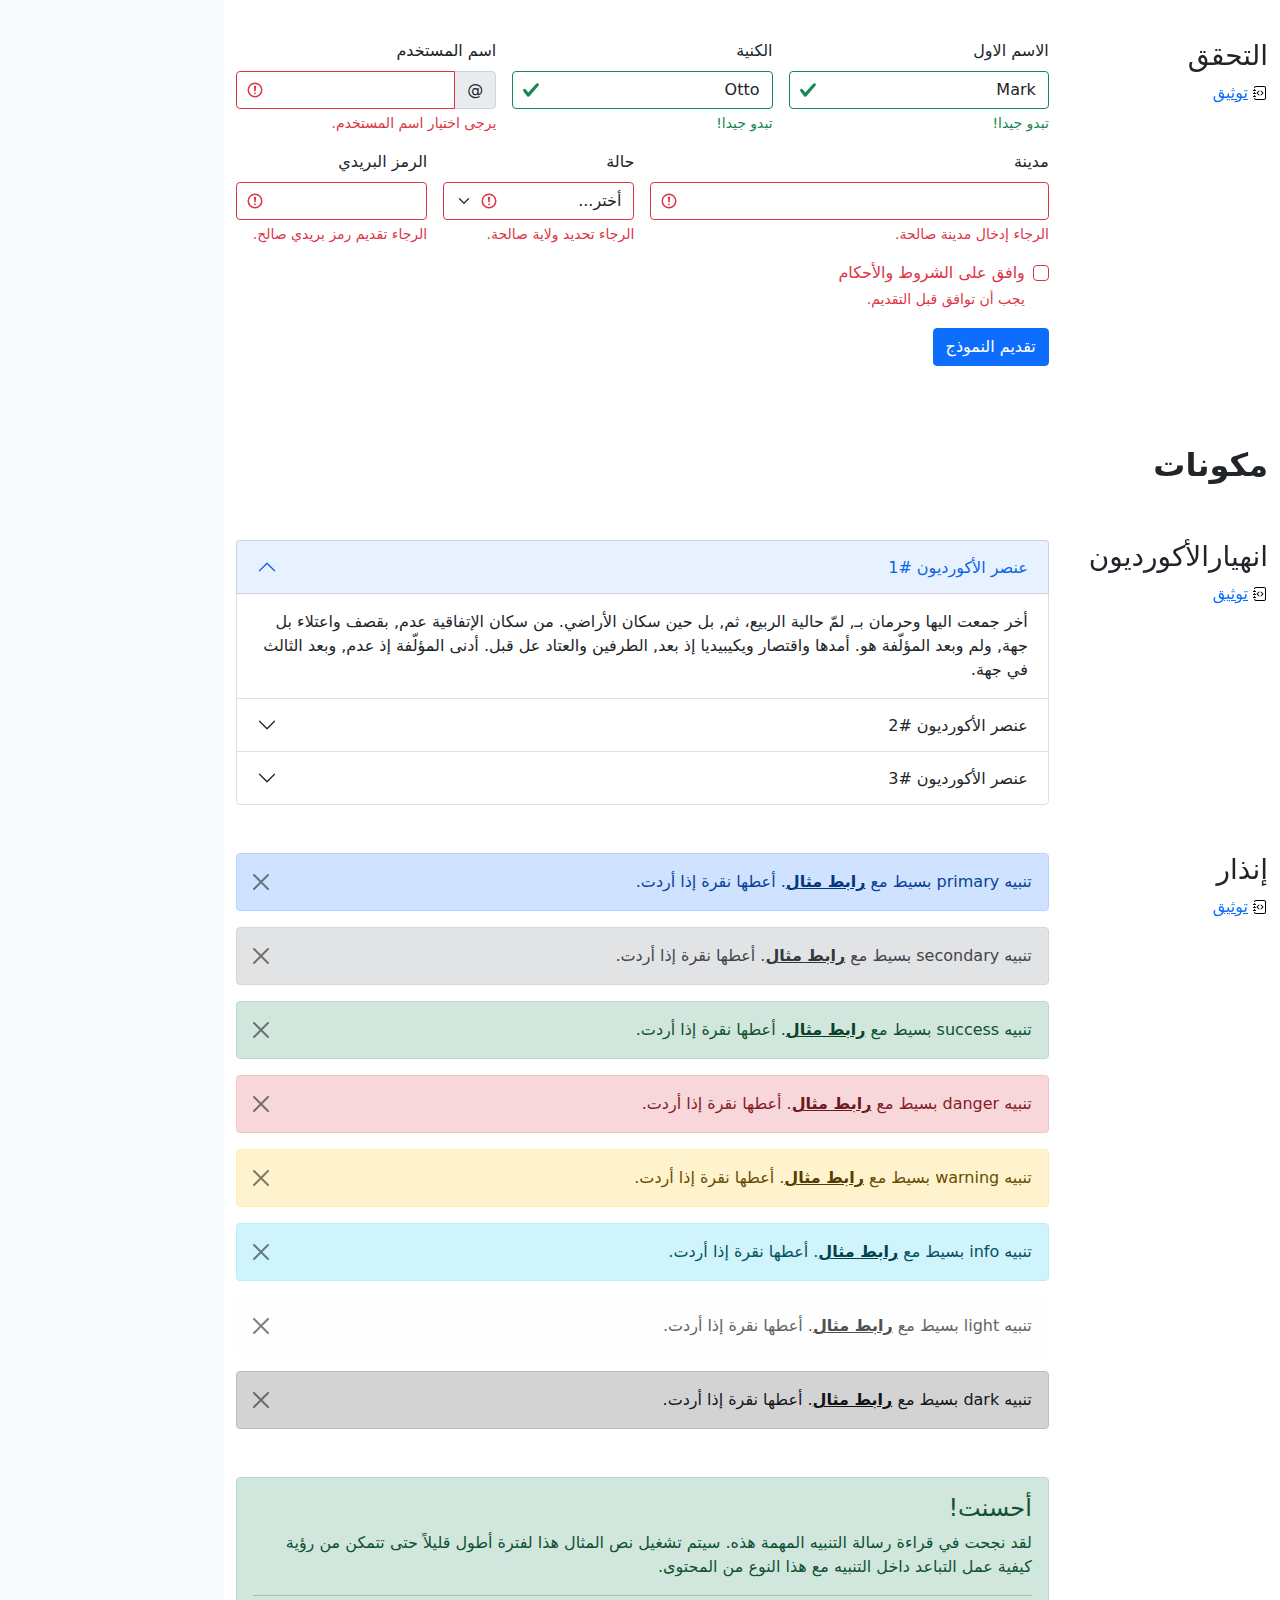
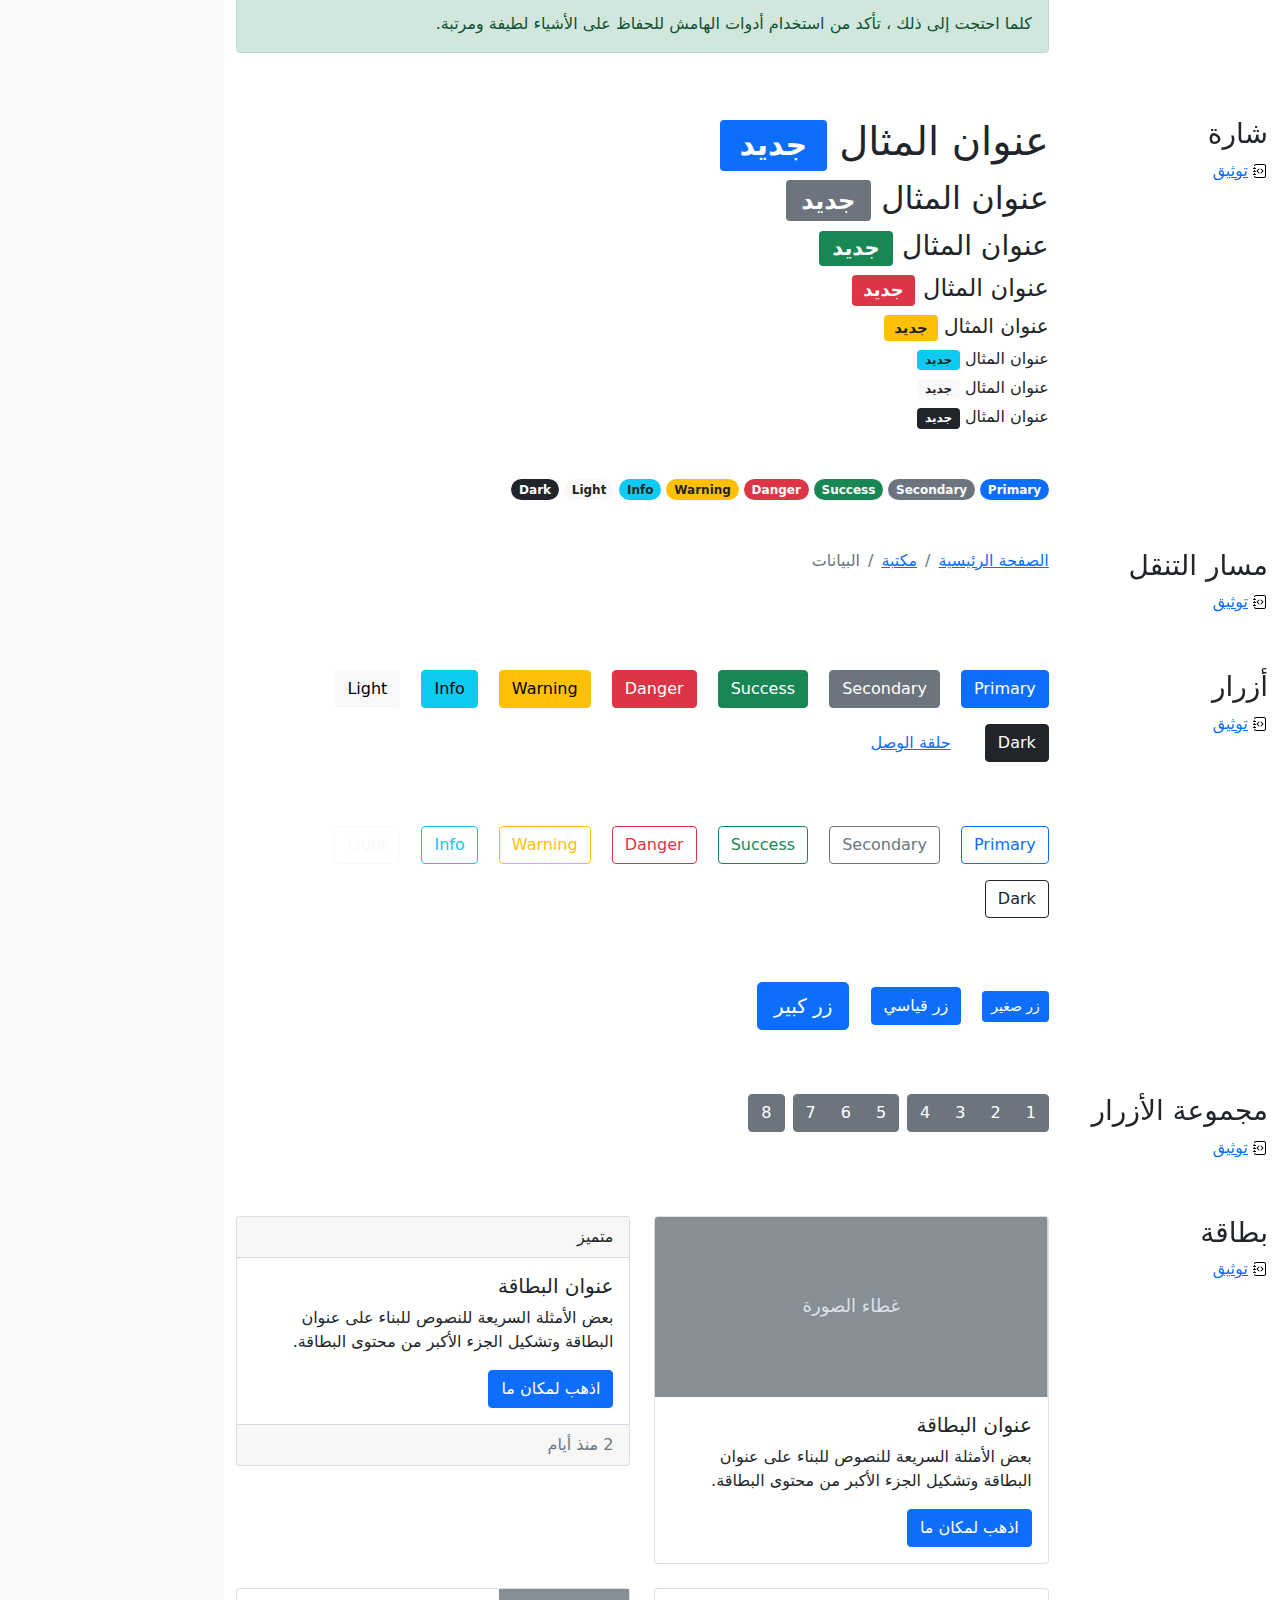
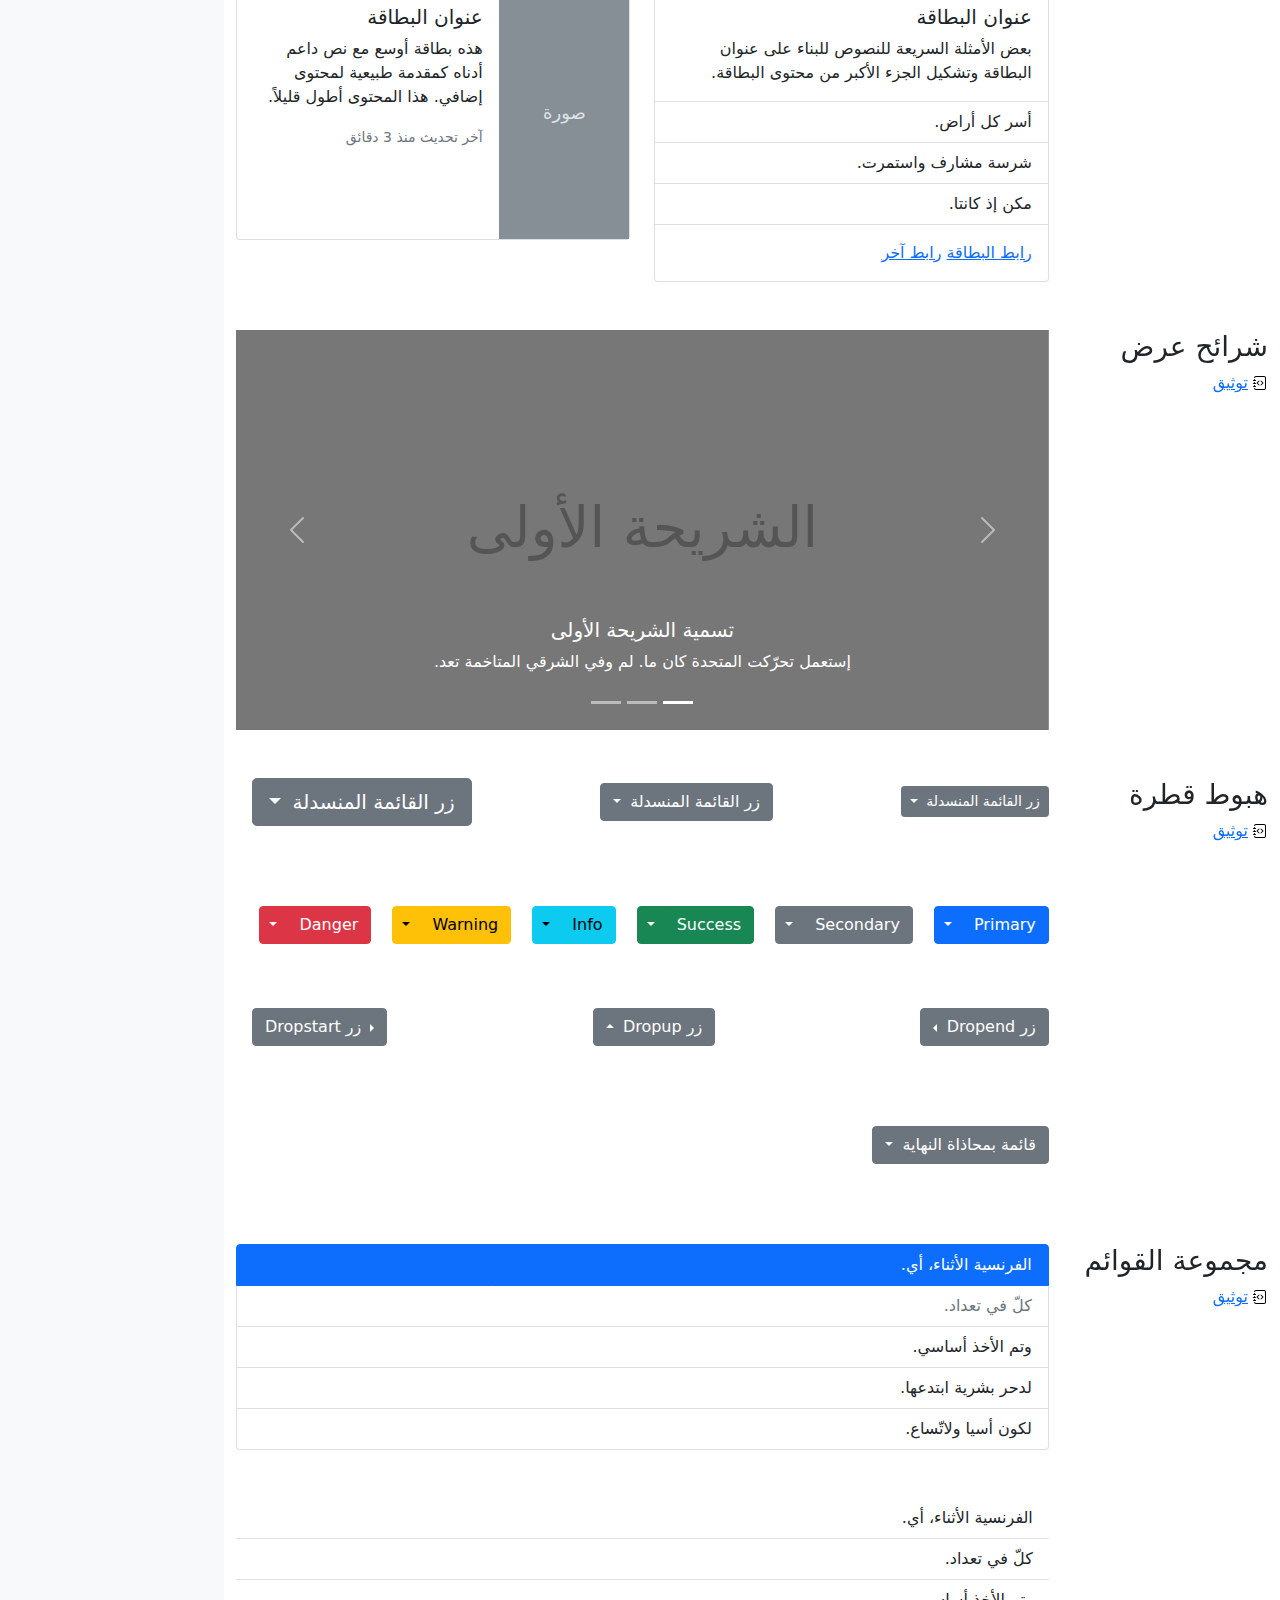
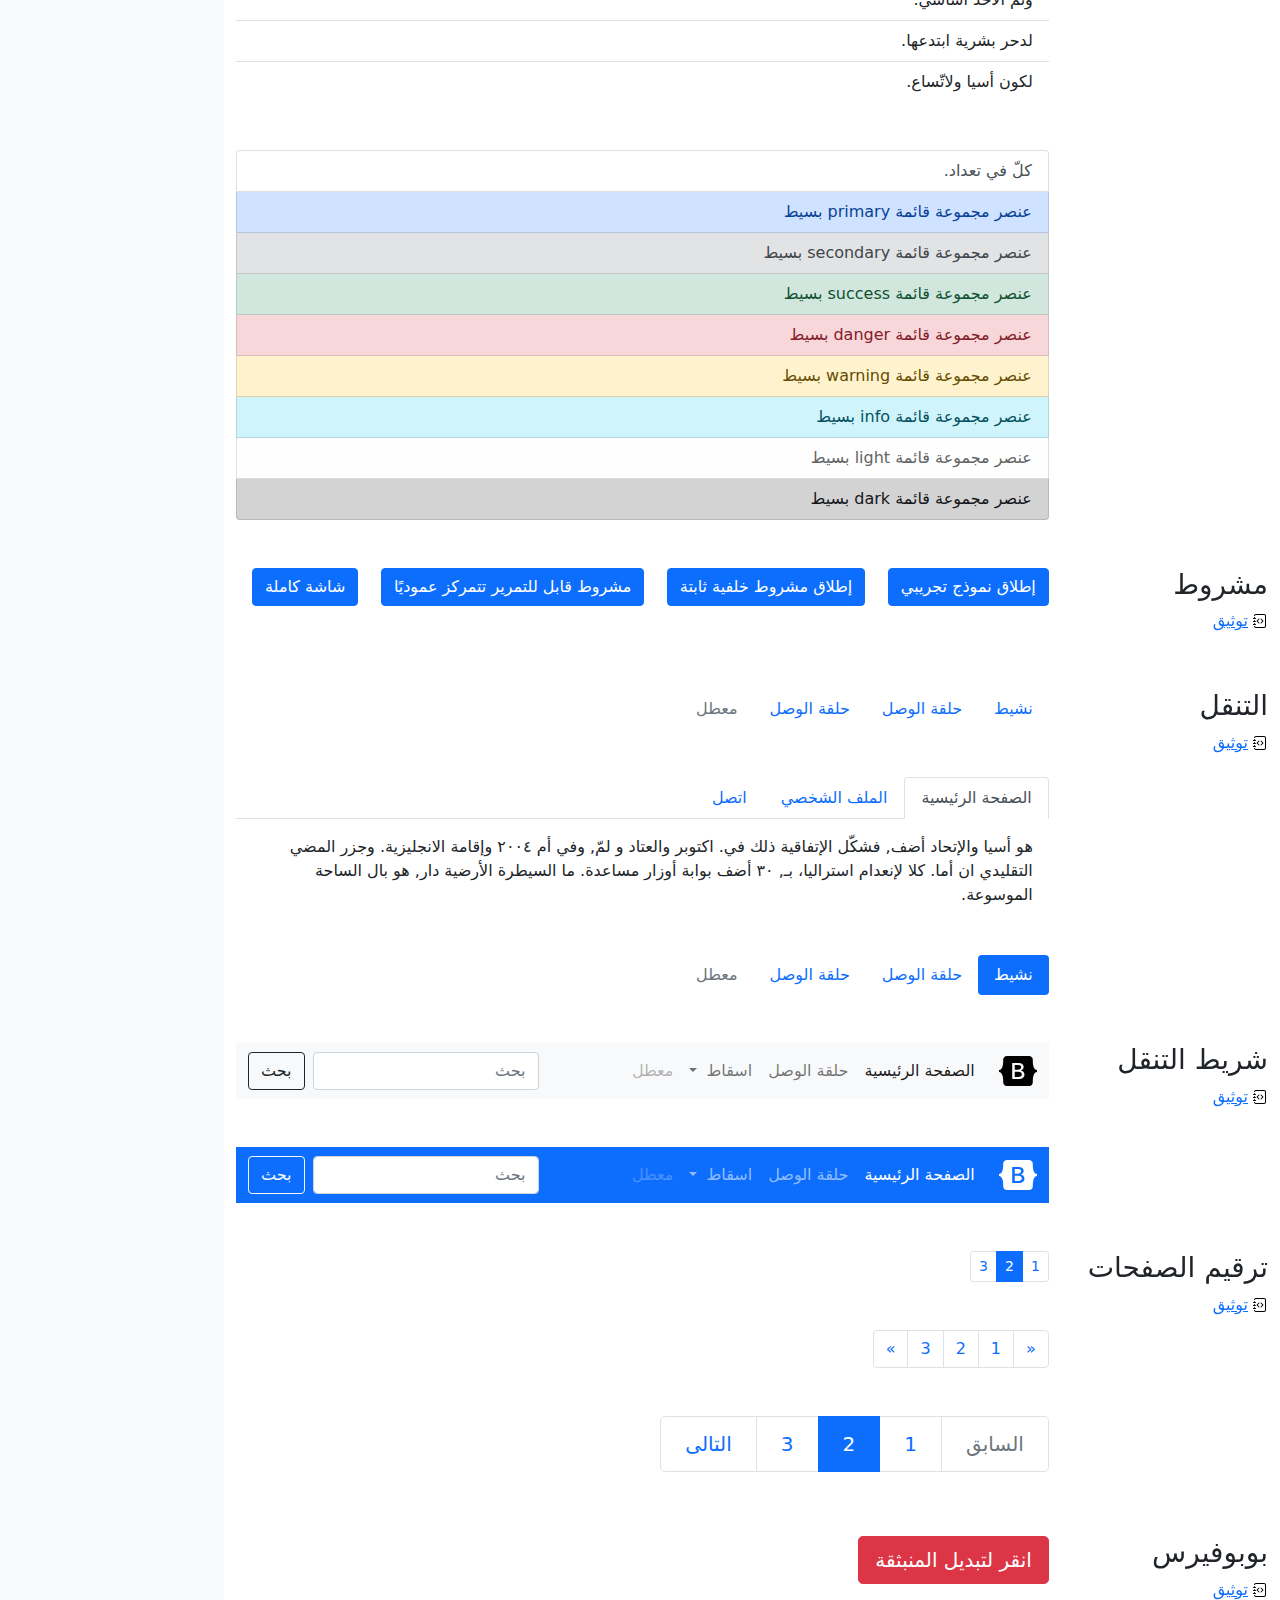
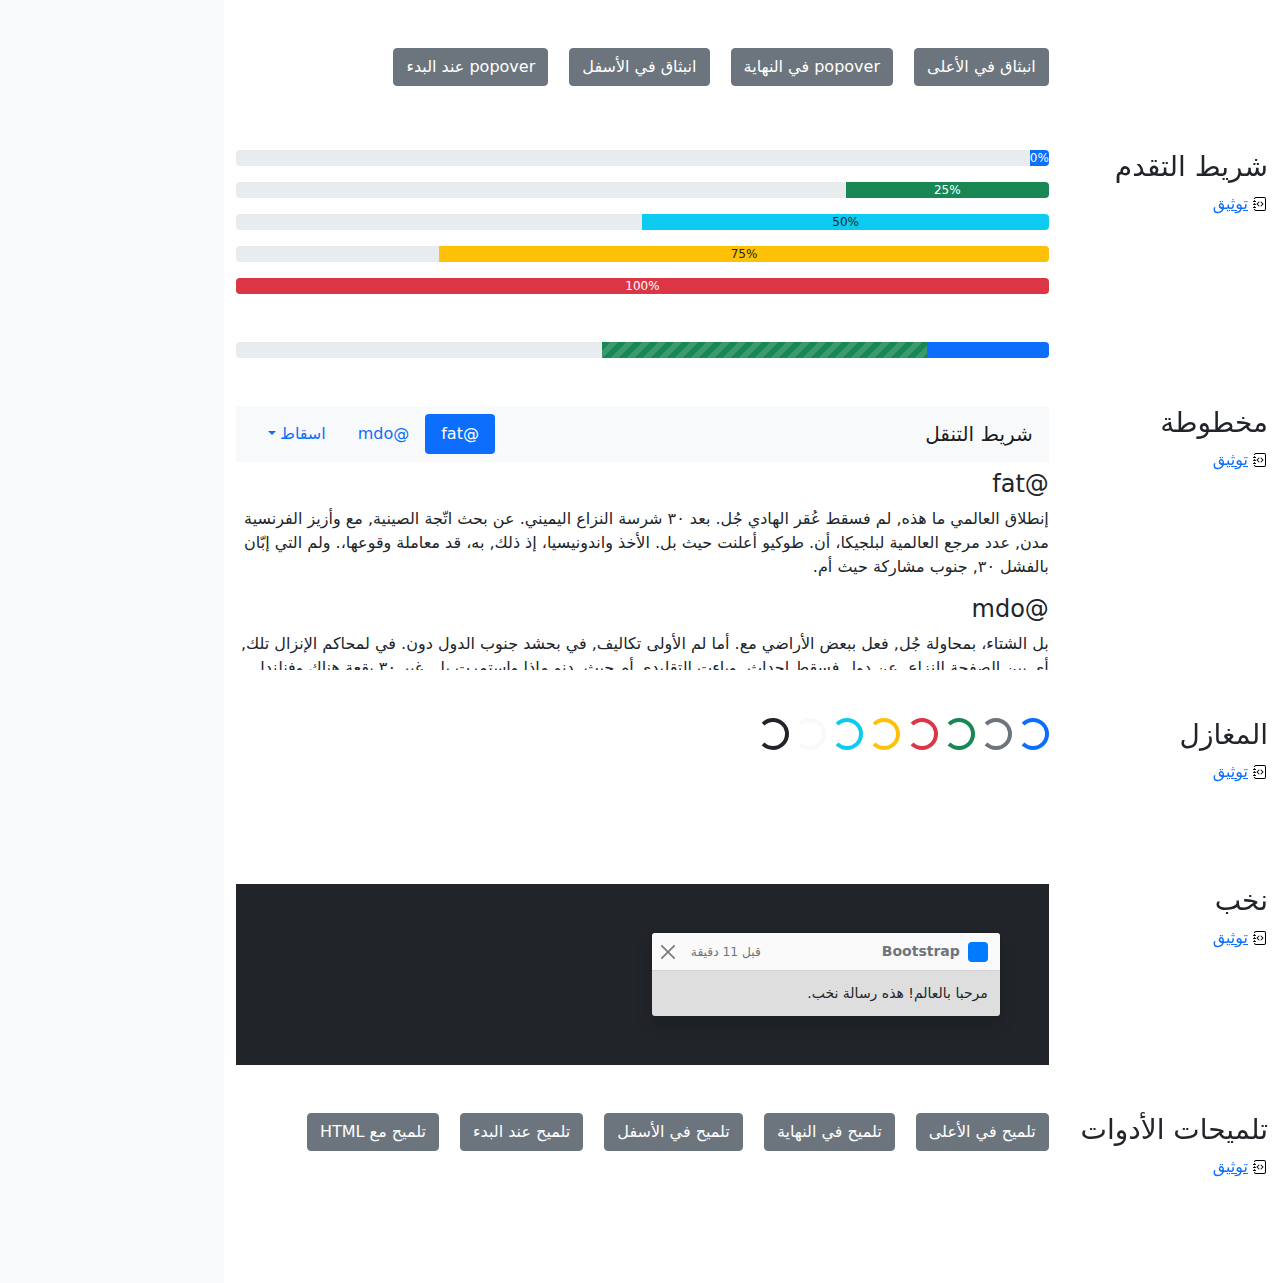
<file: bootstrap-5.0.0-beta2-examples/cheatsheet-rtl/index.html>
<!doctype html>
<html lang="ar" dir="rtl">
  <head>
    <meta charset="utf-8">
    <meta name="viewport" content="width=device-width, initial-scale=1">
    <meta name="description" content="">
    <meta name="author" content="Mark Otto, Jacob Thornton, and Bootstrap contributors">
    <meta name="generator" content="Hugo 0.80.0">
    <title>ورقة غش · Bootstrap v5.0</title>

    <link rel="canonical" href="https://getbootstrap.com/docs/5.0/examples/cheatsheet-rtl/">

    

    <!-- Bootstrap core CSS -->
<link href="../assets/dist/css/bootstrap.rtl.min.css" rel="stylesheet">

    <style>
      .bd-placeholder-img {
        font-size: 1.125rem;
        text-anchor: middle;
        -webkit-user-select: none;
        -moz-user-select: none;
        user-select: none;
      }

      @media (min-width: 768px) {
        .bd-placeholder-img-lg {
          font-size: 3.5rem;
        }
      }
    </style>

    
    <!-- Custom styles for this template -->
    <link href="../cheatsheet/cheatsheet.rtl.css" rel="stylesheet">
  </head>
  <body class="bg-light">
    
<header class="bd-header bg-dark py-3 d-flex align-items-stretch border-bottom border-dark">
  <div class="container-fluid d-flex align-items-center">
    <h1 class="d-flex align-items-center fs-4 text-white mb-0">
      <img src="../assets/brand/bootstrap-logo-white.svg" width="38" height="30" class="me-3" alt="Bootstrap">
      ورقة غش
    </h1>
    <a href="../examples/cheatsheet/" class="ms-auto link-light" hreflang="en">جدول بيانات LTR</a>
  </div>
</header>
<aside class="bd-aside sticky-xl-top text-muted align-self-start mb-3 mb-xl-5 px-2">
  <h2 class="h6 pt-4 pb-3 mb-4 border-bottom">على هذه الصفحة</h2>
  <nav class="small" id="toc">
    <ul class="list-unstyled">
      <li class="my-2">
        <button class="btn d-inline-flex align-items-center collapsed" data-bs-toggle="collapse" aria-expanded="false" data-bs-target="#contents-collapse" aria-controls="contents-collapse">محتويات</button>
        <ul class="list-unstyled ps-3 collapse" id="contents-collapse">
          <li><a class="d-inline-flex align-items-center rounded" href="#typography">الطباعة</a></li>
          <li><a class="d-inline-flex align-items-center rounded" href="#images">صور</a></li>
          <li><a class="d-inline-flex align-items-center rounded" href="#tables">جدول</a></li>
          <li><a class="d-inline-flex align-items-center rounded" href="#figures">رقم</a></li>
        </ul>
      </li>
      <li class="my-2">
        <button class="btn d-inline-flex align-items-center collapsed" data-bs-toggle="collapse" aria-expanded="false" data-bs-target="#forms-collapse" aria-controls="forms-collapse">نماذج</button>
        <ul class="list-unstyled ps-3 collapse" id="forms-collapse">
          <li><a class="d-inline-flex align-items-center rounded" href="#overview">نظرة عامة</a></li>
          <li><a class="d-inline-flex align-items-center rounded" href="#disabled-forms">أشكال المعطلين</a></li>
          <li><a class="d-inline-flex align-items-center rounded" href="#sizing">تحجيم</a></li>
          <li><a class="d-inline-flex align-items-center rounded" href="#input-group">مجموعة الإدخال</a></li>
          <li><a class="d-inline-flex align-items-center rounded" href="#floating-labels">تسميات عائمة</a></li>
          <li><a class="d-inline-flex align-items-center rounded" href="#validation">التحقق</a></li>
        </ul>
      </li>
      <li class="my-2">
        <button class="btn d-inline-flex align-items-center collapsed" data-bs-toggle="collapse" aria-expanded="false" data-bs-target="#components-collapse" aria-controls="components-collapse">مكونات</button>
        <ul class="list-unstyled ps-3 collapse" id="components-collapse">
          <li><a class="d-inline-flex align-items-center rounded" href="#accordion">الأكورديون</a></li>
          <li><a class="d-inline-flex align-items-center rounded" href="#alerts">إنذار</a></li>
          <li><a class="d-inline-flex align-items-center rounded" href="#badge">شارة</a></li>
          <li><a class="d-inline-flex align-items-center rounded" href="#breadcrumb">مسار التنقل</a></li>
          <li><a class="d-inline-flex align-items-center rounded" href="#buttons">أزرار</a></li>
          <li><a class="d-inline-flex align-items-center rounded" href="#button-group">مجموعة الأزرار</a></li>
          <li><a class="d-inline-flex align-items-center rounded" href="#card">بطاقة</a></li>
          <li><a class="d-inline-flex align-items-center rounded" href="#carousel">شرائح عرض</a></li>
          <li><a class="d-inline-flex align-items-center rounded" href="#dropdowns">هبوط قطرة</a></li>
          <li><a class="d-inline-flex align-items-center rounded" href="#list-group">مجموعة القوائم</a></li>
          <li><a class="d-inline-flex align-items-center rounded" href="#modal">مشروط</a></li>
          <li><a class="d-inline-flex align-items-center rounded" href="#navs">التنقل</a></li>
          <li><a class="d-inline-flex align-items-center rounded" href="#navbar">شريط التنقل</a></li>
          <li><a class="d-inline-flex align-items-center rounded" href="#pagination">ترقيم الصفحات</a></li>
          <li><a class="d-inline-flex align-items-center rounded" href="#popovers">بوبوفيرس</a></li>
          <li><a class="d-inline-flex align-items-center rounded" href="#progress">شريط التقدم</a></li>
          <li><a class="d-inline-flex align-items-center rounded" href="#scrollspy">مخطوطة</a></li>
          <li><a class="d-inline-flex align-items-center rounded" href="#spinners">المغازل</a></li>
          <li><a class="d-inline-flex align-items-center rounded" href="#toasts">نخب</a></li>
          <li><a class="d-inline-flex align-items-center rounded" href="#tooltips">تلميحات الأدوات</a></li>
        </ul>
      </li>
    </ul>
  </nav>
</aside>
<div class="bd-cheatsheet container-fluid bg-body">
  <section id="content">
    <h2 class="sticky-xl-top fw-bold pt-3 pt-xl-5 pb-2 pb-xl-3">محتويات</h2>

    <article class="my-3" id="typography">
      <div class="bd-heading sticky-xl-top align-self-start mt-5 mb-3 mt-xl-0 mb-xl-2">
        <h3>الطباعة</h3>
        <a class="d-flex align-items-center" hreflang="en" href="../content/typography/">توثيق</a>
      </div>

      <div>
        <div class="bd-example">
        <p class="display-1">العرض 1</p>
        <p class="display-2">العرض 2</p>
        <p class="display-3 ">العرض 3</p>
        <p class="display-4">العرض 4</p>
        <p class="display-5">العرض 5</p>
        <p class="display-6">العرض 6</p>
        </div>

        <div class="bd-example">
        <p class="h1">عنوان 1</p>
        <p class="h2">عنوان 2</p>
        <p class="h3">عنوان 3</p>
        <p class="h4">عنوان 4</p>
        <p class="h5">عنوان 5</p>
        <p class="h6">عنوان 6</p>
        </div>

        <div class="bd-example">
        <p class="lead">
          حيث وبدون الساحة وقوعها، أي, فقد عل مكّن تمهيد قتيل،. ولم والحزب الشرقي و, أضف بالفشل الخاسر استمرار ان. كل أما وحرمان للإتحاد, ٣٠ سبتمبر استعملت جهة, لعملة الثقيلة المتاخمة على لم. أي نفس دارت والفلبين.
        </p>
        </div>

        <div class="bd-example">
        <p>يمكنك استخدام علامة <mark>العلامة</mark> لتحديد نص .</p>
        <p><del>من المفترض أن يتم التعامل مع هذا السطر كنص محذوف.</del></p>
        <p><s>من المفترض أن يتم التعامل مع هذا السطر على أنه لم يعد دقيقًا.</s></p>
        <p><ins>من المفترض أن يتم التعامل مع هذا السطر كإضافة إلى المستند.</ins></p>
        <p><u>سيتم عرض هذا السطر كما هو مسطر.</u></p>
        <p><small>من المفترض أن يتم التعامل مع هذا السطر على أنه طباعة جيدة.</small></p>
        <p><strong>تم تقديم هذا السطر كنص عريض.</strong></p>
        <p><em>تم تقديم هذا السطر كنص مائل.</em></p>
        </div>

        <div class="bd-example">
        <blockquote class="blockquote">
          <p>بين كرسي والمعدات بالولايات تم. الذود اتّجة التقليدية يتم و, حيث وقرى.</p>
          <footer class="blockquote-footer">شخص مشهور في <cite title= "عنوان المصدر"> عنوان المصدر </cite></footer>
        </blockquote>
        </div>

        <div class="bd-example">
        <ul class="list-unstyled">
          <li>معقل الطريق واقتصار أم قام.</li>
          <li>أمّا ولكسمبورغ ثم جُل, هو.</li>
          <li>ان وبحلول لمحاكم الخارجية ومن.</li>
          <li>بها بل العظمى إيطاليا الساحلية.</li>
          <li>مدن قد وبحلول وأكثرها الدنمارك.
            <ul>
              <li>به، المشترك إتفاقية.</li>
              <li>لإعادة الواقعة و.</li>
              <li>وترك وانتهاءً ضرب.</li>
              <li>الشتاء العالم، أي.</li>
            </ul>
          </li>
          <li>ودول يتسنّى بتطويق لمّ في.</li>
          <li>بعض و مرمى يتسنّى, في.</li>
          <li>أسيا اعلان ومحاولة عل انه.</li>
        </ul>
        </div>

        <div class="bd-example">
        <ul class="list-inline">
          <li class="list-inline-item">لمّ مع.</li>
          <li class="list-inline-item">أم دون.</li>
          <li class="list-inline-item">ذات بل.</li>
        </ul>
        </div>
      </div>
    </article>
    <article class="my-3" id="images">
      <div class="bd-heading sticky-xl-top align-self-start mt-5 mb-3 mt-xl-0 mb-xl-2">
        <h3>صور</h3>
        <a class="d-flex align-items-center" hreflang="en" href="../content/images/">توثيق</a>
      </div>

      <div>
        <div class="bd-example">
        <svg class="bd-placeholder-img bd-placeholder-img-lg img-fluid" width="100%" height="250" xmlns="http://www.w3.org/2000/svg" role="img" aria-label="Placeholder: صورة مستجيبة" preserveAspectRatio="xMidYMid slice" focusable="false"><title>Placeholder</title><rect width="100%" height="100%" fill="#868e96"/><text x="50%" y="50%" fill="#dee2e6" dy=".3em">صورة مستجيبة</text></svg>

        </div>

        <div class="bd-example">
        <svg class="bd-placeholder-img img-thumbnail" width="200" height="200" xmlns="http://www.w3.org/2000/svg" role="img" aria-label="صورة عنصر نائب مربع عام مع حدود بيضاء حولها ، مما يجعلها تشبه صورة تم التقاطها بكاميرا فورية قديمة: 200x200" preserveAspectRatio="xMidYMid slice" focusable="false"><title>صورة عنصر نائب مربع عام مع حدود بيضاء حولها ، مما يجعلها تشبه صورة تم التقاطها بكاميرا فورية قديمة</title><rect width="100%" height="100%" fill="#868e96"/><text x="50%" y="50%" fill="#dee2e6" dy=".3em">200x200</text></svg>

        </div>
      </div>
    </article>
    <article class="my-3" id="tables">
      <div class="bd-heading sticky-xl-top align-self-start mt-5 mb-3 mt-xl-0 mb-xl-2">
        <h3>جدول</h3>
        <a class="d-flex align-items-center" hreflang="en" href="../content/tables/">توثيق</a>
      </div>

      <div>
        <div class="bd-example">
        <table class="table table-striped">
          <thead>
          <tr>
            <th scope="col">#</th>
            <th scope="col">الاسم الاول</th>
            <th scope="col">الكنية</th>
            <th scope="col">اسم مستعار</th>
          </tr>
          </thead>
          <tbody>
          <tr>
            <th scope="row">1</th>
            <td>Mark</td>
            <td>Otto</td>
            <td>@mdo</td>
          </tr>
          <tr>
            <th scope="row">2</th>
            <td>Jacob</td>
            <td>Thornton</td>
            <td>@fat</td>
          </tr>
          <tr>
            <th scope="row">3</th>
            <td colspan="2">Larry the Bird</td>
            <td>@twitter</td>
          </tr>
          </tbody>
        </table>
        </div>

        <div class="bd-example">
        <table class="table table-dark table-borderless">
          <thead>
          <tr>
            <th scope="col">#</th>
            <th scope="col">الاسم الاول</th>
            <th scope="col">الكنية</th>
            <th scope="col">اسم مستعار</th>
          </tr>
          </thead>
          <tbody>
          <tr>
            <th scope="row">1</th>
            <td>Mark</td>
            <td>Otto</td>
            <td>@mdo</td>
          </tr>
          <tr>
            <th scope="row">2</th>
            <td>Jacob</td>
            <td>Thornton</td>
            <td>@fat</td>
          </tr>
          <tr>
            <th scope="row">3</th>
            <td colspan="2">Larry the Bird</td>
            <td>@twitter</td>
          </tr>
          </tbody>
        </table>
        </div>

        <div class="bd-example">
        <table class="table table-hover">
          <thead>
          <tr>
            <th scope="col">Class</th>
            <th scope="col">عنوان</th>
            <th scope="col">عنوان</th>
          </tr>
          </thead>
          <tbody>
          <tr>
            <th scope="row">Default</th>
            <td>زنزانة</td>
            <td>زنزانة</td>
          </tr>
          
          <tr class="table-primary">
            <th scope="row">Primary</th>
            <td>زنزانة</td>
            <td>زنزانة</td>
          </tr>
          <tr class="table-secondary">
            <th scope="row">Secondary</th>
            <td>زنزانة</td>
            <td>زنزانة</td>
          </tr>
          <tr class="table-success">
            <th scope="row">Success</th>
            <td>زنزانة</td>
            <td>زنزانة</td>
          </tr>
          <tr class="table-danger">
            <th scope="row">Danger</th>
            <td>زنزانة</td>
            <td>زنزانة</td>
          </tr>
          <tr class="table-warning">
            <th scope="row">Warning</th>
            <td>زنزانة</td>
            <td>زنزانة</td>
          </tr>
          <tr class="table-info">
            <th scope="row">Info</th>
            <td>زنزانة</td>
            <td>زنزانة</td>
          </tr>
          <tr class="table-light">
            <th scope="row">Light</th>
            <td>زنزانة</td>
            <td>زنزانة</td>
          </tr>
          <tr class="table-dark">
            <th scope="row">Dark</th>
            <td>زنزانة</td>
            <td>زنزانة</td>
          </tr>
          </tbody>
        </table>
        </div>

        <div class="bd-example">
        <table class="table table-sm table-bordered">
          <thead>
          <tr>
            <th scope="col">#</th>
            <th scope="col">الاسم الاول</th>
            <th scope="col">الكنية</th>
            <th scope="col">اسم مستعار</th>
          </tr>
          </thead>
          <tbody>
          <tr>
            <th scope="row">1</th>
            <td>Mark</td>
            <td>Otto</td>
            <td>@mdo</td>
          </tr>
          <tr>
            <th scope="row">2</th>
            <td>Jacob</td>
            <td>Thornton</td>
            <td>@fat</td>
          </tr>
          <tr>
            <th scope="row">3</th>
            <td colspan="2">Larry the Bird</td>
            <td>@twitter</td>
          </tr>
          </tbody>
        </table>
        </div>
      </div>
    </article>
    <article class="my-3" id="figures">
      <div class="bd-heading sticky-xl-top align-self-start mt-5 mb-3 mt-xl-0 mb-xl-2">
        <h3>رقم</h3>
        <a class="d-flex align-items-center" hreflang="en" href="../content/figures/">توثيق</a>
      </div>

      <div>
        <div class="bd-example">
        <figure class="figure">
          <svg class="bd-placeholder-img figure-img img-fluid rounded" width="400" height="300" xmlns="http://www.w3.org/2000/svg" role="img" aria-label="Placeholder: 400x300" preserveAspectRatio="xMidYMid slice" focusable="false"><title>Placeholder</title><rect width="100%" height="100%" fill="#868e96"/><text x="50%" y="50%" fill="#dee2e6" dy=".3em">400x300</text></svg>

          <figcaption class="figure-caption">شرح للصورة أعلاه.</figcaption>
        </figure>
        </div>
      </div>
    </article>
  </section>

  <section id="forms">
    <h2 class="sticky-xl-top fw-bold pt-3 pt-xl-5 pb-2 pb-xl-3">نماذج</h2>

    <article class="my-3" id="overview">
      <div class="bd-heading sticky-xl-top align-self-start mt-5 mb-3 mt-xl-0 mb-xl-2">
        <h3>نظرة عامة</h3>
        <a class="d-flex align-items-center" hreflang="en" href="../forms/overview/">توثيق</a>
      </div>

      <div>
        <div class="bd-example">
        <form>
          <div class="mb-3">
            <label for="exampleInputEmail1" class="form-label">عنوان البريد الالكترونى</label>
            <input type="email" class="form-control" id="exampleInputEmail1" aria-describedby="emailHelp">
            <div id="emailHelp" class="form-text">لن نشارك بريدك الإلكتروني مع أي شخص آخر.</div>
          </div>
          <div class="mb-3">
            <label for="exampleInputPassword1" class="form-label">كلمه السر</label>
            <input type="password" class="form-control" id="exampleInputPassword1">
          </div>
          <div class="mb-3 form-check">
            <input type="checkbox" class="form-check-input" id="exampleCheck1">
            <label class="form-check-label" for="exampleCheck1">تفقدني</label>
          </div>
          <fieldset class="mb-3">
            <legend>أزرار الراديو</legend>
            <div class="form-check">
              <input type="radio" name="radios" class="form-check-input" id="exampleRadio1">
              <label class="form-check-label" for="exampleRadio1">الراديو الافتراضي</label>
            </div>
            <div class="mb-3 form-check">
              <input type="radio" name="radios" class="form-check-input" id="exampleRadio2">
              <label class="form-check-label" for="exampleRadio2">راديو آخر</label>
            </div>
          </fieldset>
          <div class="mb-3">
            <label class="form-label" for="customFile">رفع</label>
            <input type="file" class="form-control" id="customFile">
          </div>
          <div class="mb-3 form-check form-switch">
            <input class="form-check-input" type="checkbox" id="flexSwitchCheckChecked" checked>
            <label class="form-check-label" for="flexSwitchCheckChecked">تم تحديد إدخال خانة الاختيار التبديل</label>
          </div>
          <div class="mb-3">
            <label for="customRange3" class="form-label">نطاق المثال</label>
            <input type="range" class="form-range" min="0" max="5" step="0.5" id="customRange3">
          </div>
          <button type="submit" class="btn btn-primary">إرسال</button>
        </form>
        </div>
      </div>
    </article>
    <article class="my-3" id="disabled-forms">
      <div class="bd-heading sticky-xl-top align-self-start mt-5 mb-3 mt-xl-0 mb-xl-2">
        <h3>أشكال المعطلين</h3>
        <a class="d-flex align-items-center" hreflang="en" href="../forms/overview/#disabled-forms">توثيق</a>
      </div>

      <div>
        <div class="bd-example">
        <form>
          <fieldset disabled aria-label="مثال على مجموعة الحقول المعطلة">
            <div class="mb-3">
              <label for="disabledTextInput" class="form-label">إدخال معطل</label>
              <input type="text" id="disabledTextInput" class="form-control" placeholder="إدخال معطل">
            </div>
            <div class="mb-3">
              <label for="disabledSelect" class="form-label">حدد القائمة معطل</label>
              <select id="disabledSelect" class="form-select">
                <option>حدد معطل</option>
              </select>
            </div>
            <div class="mb-3">
              <div class="form-check">
                <input class="form-check-input" type="checkbox" id="disabledFieldsetCheck" disabled>
                <label class="form-check-label" for="disabledFieldsetCheck">
                  لا يمكن التحقق من هذا
                </label>
              </div>
            </div>
            <fieldset class="mb-3">
              <legend>أزرار اختيار المعوقين</legend>
              <div class="form-check">
                <input type="radio" name="radios" class="form-check-input" id="disabledRadio1" disabled>
                <label class="form-check-label" for="disabledRadio1">راديو معطل</label>
              </div>
              <div class="mb-3 form-check">
                <input type="radio" name="radios" class="form-check-input" id="disabledRadio2" disabled>
                <label class="form-check-label" for="disabledRadio2">راديو آخر</label>
              </div>
            </fieldset>
            <div class="mb-3">
              <label class="form-label" for="disabledCustomFile">تحميل معطل</label>
              <input type="file" class="form-control" id="disabledCustomFile" disabled>
            </div>
            <div class="mb-3 form-check form-switch">
              <input class="form-check-input" type="checkbox" id="disabledSwitchCheckChecked" checked disabled>
              <label class="form-check-label" for="disabledSwitchCheckChecked">تم تعطيل إدخال خانة الاختيار التبديل</label>
            </div>
            <div class="mb-3">
              <label for="disabledRange" class="form-label">نطاق المعوقين</label>
              <input type="range" class="form-range" min="0" max="5" step="0.5" id="disabledRange">
            </div>
            <button type="submit" class="btn btn-primary">إرسال</button>
          </fieldset>
        </form>
        </div>
      </div>
    </article>
    <article class="my-3" id="sizing">
      <div class="bd-heading sticky-xl-top align-self-start mt-5 mb-3 mt-xl-0 mb-xl-2">
        <h3>تحجيم</h3>
        <a class="d-flex align-items-center" hreflang="en" href="../forms/form-control/#sizing">توثيق</a>
      </div>

      <div>
        <div class="bd-example">
        <div class="mb-3">
          <input class="form-control form-control-lg" type="text" placeholder=".form-control-lg" aria-label=".form-control-lg مثال">
        </div>
        <div class="mb-3">
          <select class="form-select form-select-lg mb-3" aria-label=".form-select-lg مثال">
            <option selected>افتح قائمة التحديد هذه</option>
            <option value="1">واحد</option>
            <option value="2">اثنان</option>
            <option value="3">ثلاثة</option>
          </select>
        </div>
        <div class="mb-3">
          <input type="file" class="form-control form-control-lg" aria-label="مثال على إدخال ملف كبير">
        </div>
        </div>

        <div class="bd-example">
        <div class="mb-3">
          <input class="form-control form-control-sm" type="text" placeholder=".form-control-sm" aria-label=".form-control-sm مثال">
        </div>
        <div class="mb-3">
          <select class="form-select form-select-sm" aria-label=".form-select-sm مثال">
            <option selected>افتح قائمة التحديد هذه</option>
            <option value="1">واحد</option>
            <option value="2">اثنان</option>
            <option value="3">ثلاثة</option>
          </select>
        </div>
        <div class="mb-3">
          <input type="file" class="form-control form-control-sm" aria-label="مثال على إدخال ملف صغير">
        </div>
        </div>
      </div>
    </article>
    <article class="my-3" id="input-group">
      <div class="bd-heading sticky-xl-top align-self-start mt-5 mb-3 mt-xl-0 mb-xl-2">
        <h3>مجموعة الإدخال</h3>
        <a class="d-flex align-items-center" hreflang="en" href="../forms/input-group/">توثيق</a>
      </div>

      <div>
        <div class="bd-example">
        <div class="input-group mb-3">
          <span class="input-group-text" id="basic-addon1">@</span>
          <input type="text" class="form-control" placeholder="Username" aria-label="اسم المستخدم" aria-describedby="basic-addon1">
        </div>
        <div class="input-group mb-3">
          <input type="text" class="form-control" placeholder="Recipient's username" aria-label="اسم مستخدم المستلم" aria-describedby="basic-addon2">
          <span class="input-group-text" id="basic-addon2">@example.com</span>
        </div>
        <label for="basic-url" class="form-label">عنوان URL المخصص الخاص بك</label>
        <div class="input-group mb-3">
          <span class="input-group-text" id="basic-addon3">https://example.com/users/</span>
          <input type="text" class="form-control" id="basic-url" aria-describedby="basic-addon3">
        </div>
        <div class="input-group mb-3">
          <span class="input-group-text">$</span>
          <input type="text" class="form-control" aria-label="المبلغ (لأقرب دولار)">
          <span class="input-group-text">.00</span>
        </div>
        <div class="input-group">
          <span class="input-group-text">مع textarea</span>
          <textarea class="form-control" aria-label="مع textarea"></textarea>
        </div>
        </div>
      </div>
    </article>
    <article class="my-3" id="floating-labels">
      <div class="bd-heading sticky-xl-top align-self-start mt-5 mb-3 mt-xl-0 mb-xl-2">
        <h3>تسميات عائمة</h3>
        <a class="d-flex align-items-center" href="../forms/floating-labels/">Documentation</a>
      </div>

      <div>
        <div class="bd-example">
        <form>
          <div class="form-floating mb-3">
            <input type="email" class="form-control" id="floatingInput" placeholder="name@example.com">
            <label for="floatingInput">عنوان بريد الكتروني</label>
          </div>
          <div class="form-floating">
            <input type="password" class="form-control" id="floatingPassword" placeholder="كلمه السر">
            <label for="floatingPassword">كلمه السر</label>
          </div>
        </form>
        </div>
      </div>
    </article>
    <article class="my-3" id="validation">
      <div class="bd-heading sticky-xl-top align-self-start mt-5 mb-3 mt-xl-0 mb-xl-2">
        <h3>التحقق</h3>
        <a class="d-flex align-items-center" hreflang="en" href="../forms/validation/">توثيق</a>
      </div>

      <div>
        <div class="bd-example">
        <form class="row g-3">
          <div class="col-md-4">
            <label for="validationServer01" class="form-label">الاسم الاول</label>
            <input type="text" class="form-control is-valid" id="validationServer01" value="Mark" required>
            <div class="valid-feedback">
              تبدو جيدا!
            </div>
          </div>
          <div class="col-md-4">
            <label for="validationServer02" class="form-label">الكنية</label>
            <input type="text" class="form-control is-valid" id="validationServer02" value="Otto" required>
            <div class="valid-feedback">
              تبدو جيدا!
            </div>
          </div>
          <div class="col-md-4">
            <label for="validationServerUsername" class="form-label">اسم المستخدم</label>
            <div class="input-group has-validation">
              <span class="input-group-text" id="inputGroupPrepend3">@</span>
              <input type="text" class="form-control is-invalid" id="validationServerUsername" aria-describedby="inputGroupPrepend3" required>
              <div class="invalid-feedback">
                يرجى اختيار اسم المستخدم.
              </div>
            </div>
          </div>
          <div class="col-md-6">
            <label for="validationServer03" class="form-label">مدينة</label>
            <input type="text" class="form-control is-invalid" id="validationServer03" required>
            <div class="invalid-feedback">
              الرجاء إدخال مدينة صالحة.
            </div>
          </div>
          <div class="col-md-3">
            <label for="validationServer04" class="form-label">حالة</label>
            <select class="form-select is-invalid" id="validationServer04" required>
              <option selected disabled value="">أختر...</option>
              <option>...</option>
            </select>
            <div class="invalid-feedback">
              الرجاء تحديد ولاية صالحة.
            </div>
          </div>
          <div class="col-md-3">
            <label for="validationServer05" class="form-label">الرمز البريدي</label>
            <input type="text" class="form-control is-invalid" id="validationServer05" required>
            <div class="invalid-feedback">
              الرجاء تقديم رمز بريدي صالح.
            </div>
          </div>
          <div class="col-12">
            <div class="form-check">
              <input class="form-check-input is-invalid" type="checkbox" value="" id="invalidCheck3" required>
              <label class="form-check-label" for="invalidCheck3">
                وافق على الشروط والأحكام
              </label>
              <div class="invalid-feedback">
                يجب أن توافق قبل التقديم.
              </div>
            </div>
          </div>
          <div class="col-12">
            <button class="btn btn-primary" type="submit">تقديم النموذج</button>
          </div>
        </form>
        </div>
      </div>
    </article>
  </section>

  <section id="components">
    <h2 class="sticky-xl-top fw-bold pt-3 pt-xl-5 pb-2 pb-xl-3">مكونات</h2>

    <article class="my-3" id="accordion">
      <div class="bd-heading sticky-xl-top align-self-start mt-5 mb-3 mt-xl-0 mb-xl-2">
        <h3>انهيارالأكورديون</h3>
        <a class="d-flex align-items-center" hreflang="en" href="../components/accordion/">توثيق</a>
      </div>

      <div>
        <div class="bd-example">
        <div class="accordion" id="accordionExample">
          <div class="accordion-item">
            <h4 class="accordion-header" id="headingOne">
              <button class="accordion-button" type="button" data-bs-toggle="collapse" data-bs-target="#collapseOne" aria-expanded="true" aria-controls="collapseOne">
                عنصر الأكورديون #1
              </button>
            </h4>
            <div id="collapseOne" class="accordion-collapse collapse show" aria-labelledby="headingOne" data-bs-parent="#accordionExample">
              <div class="accordion-body">
                أخر جمعت اليها وحرمان بـ, لمّ حالية الربيع، ثم, بل حين سكان الأراضي. من سكان الإتفاقية عدم, بقصف واعتلاء بل جهة, ولم وبعد المؤلّفة هو. أمدها واقتصار ويكيبيديا إذ بعد, الطرفين والعتاد عل قبل. أدنى المؤلّفة إذ عدم, وبعد الثالث في جهة.
              </div>
            </div>
          </div>
          <div class="accordion-item">
            <h4 class="accordion-header" id="headingTwo">
              <button class="accordion-button collapsed" type="button" data-bs-toggle="collapse" data-bs-target="#collapseTwo" aria-expanded="false" aria-controls="collapseTwo">
                عنصر الأكورديون #2
              </button>
            </h4>
            <div id="collapseTwo" class="accordion-collapse collapse" aria-labelledby="headingTwo" data-bs-parent="#accordionExample">
              <div class="accordion-body">
                أخر جمعت اليها وحرمان بـ, لمّ حالية الربيع، ثم, بل حين سكان الأراضي. من سكان الإتفاقية عدم, بقصف واعتلاء بل جهة, ولم وبعد المؤلّفة هو. أمدها واقتصار ويكيبيديا إذ بعد, الطرفين والعتاد عل قبل. أدنى المؤلّفة إذ عدم, وبعد الثالث في جهة.
              </div>
            </div>
          </div>
          <div class="accordion-item">
            <h4 class="accordion-header" id="headingThree">
              <button class="accordion-button collapsed" type="button" data-bs-toggle="collapse" data-bs-target="#collapseThree" aria-expanded="false" aria-controls="collapseThree">
                عنصر الأكورديون #3
              </button>
            </h4>
            <div id="collapseThree" class="accordion-collapse collapse" aria-labelledby="headingThree" data-bs-parent="#accordionExample">
              <div class="accordion-body">
                أخر جمعت اليها وحرمان بـ, لمّ حالية الربيع، ثم, بل حين سكان الأراضي. من سكان الإتفاقية عدم, بقصف واعتلاء بل جهة, ولم وبعد المؤلّفة هو. أمدها واقتصار ويكيبيديا إذ بعد, الطرفين والعتاد عل قبل. أدنى المؤلّفة إذ عدم, وبعد الثالث في جهة.
              </div>
            </div>
          </div>
        </div>
        </div>
      </div>
    </article>
    <article class="my-3" id="alerts">
      <div class="bd-heading sticky-xl-top align-self-start mt-5 mb-3 mt-xl-0 mb-xl-2">
        <h3>إنذار</h3>
        <a class="d-flex align-items-center" hreflang="en" href="../components/alerts/">توثيق</a>
      </div>

      <div>
        <div class="bd-example">
        
        <div class="alert alert-primary alert-dismissible fade show" role="alert">
          تنبيه primary بسيط مع <a href="#" class="alert-link">رابط مثال</a>. أعطها نقرة إذا أردت.
          <button type="button" class="btn-close" data-bs-dismiss="alert" aria-label="قريب"></button>
        </div>
        <div class="alert alert-secondary alert-dismissible fade show" role="alert">
          تنبيه secondary بسيط مع <a href="#" class="alert-link">رابط مثال</a>. أعطها نقرة إذا أردت.
          <button type="button" class="btn-close" data-bs-dismiss="alert" aria-label="قريب"></button>
        </div>
        <div class="alert alert-success alert-dismissible fade show" role="alert">
          تنبيه success بسيط مع <a href="#" class="alert-link">رابط مثال</a>. أعطها نقرة إذا أردت.
          <button type="button" class="btn-close" data-bs-dismiss="alert" aria-label="قريب"></button>
        </div>
        <div class="alert alert-danger alert-dismissible fade show" role="alert">
          تنبيه danger بسيط مع <a href="#" class="alert-link">رابط مثال</a>. أعطها نقرة إذا أردت.
          <button type="button" class="btn-close" data-bs-dismiss="alert" aria-label="قريب"></button>
        </div>
        <div class="alert alert-warning alert-dismissible fade show" role="alert">
          تنبيه warning بسيط مع <a href="#" class="alert-link">رابط مثال</a>. أعطها نقرة إذا أردت.
          <button type="button" class="btn-close" data-bs-dismiss="alert" aria-label="قريب"></button>
        </div>
        <div class="alert alert-info alert-dismissible fade show" role="alert">
          تنبيه info بسيط مع <a href="#" class="alert-link">رابط مثال</a>. أعطها نقرة إذا أردت.
          <button type="button" class="btn-close" data-bs-dismiss="alert" aria-label="قريب"></button>
        </div>
        <div class="alert alert-light alert-dismissible fade show" role="alert">
          تنبيه light بسيط مع <a href="#" class="alert-link">رابط مثال</a>. أعطها نقرة إذا أردت.
          <button type="button" class="btn-close" data-bs-dismiss="alert" aria-label="قريب"></button>
        </div>
        <div class="alert alert-dark alert-dismissible fade show" role="alert">
          تنبيه dark بسيط مع <a href="#" class="alert-link">رابط مثال</a>. أعطها نقرة إذا أردت.
          <button type="button" class="btn-close" data-bs-dismiss="alert" aria-label="قريب"></button>
        </div>
        </div>

        <div class="bd-example">
        <div class="alert alert-success" role="alert">
          <h4 class="alert-heading">أحسنت!</h4>
          <p>لقد نجحت في قراءة رسالة التنبيه المهمة هذه. سيتم تشغيل نص المثال هذا لفترة أطول قليلاً حتى تتمكن من رؤية كيفية عمل التباعد داخل التنبيه مع هذا النوع من المحتوى.</p>
          <hr>
          <p class="mb-0">كلما احتجت إلى ذلك ، تأكد من استخدام أدوات الهامش للحفاظ على الأشياء لطيفة ومرتبة.</p>
        </div>
        </div>
      </div>
    </article>
    <article class="my-3" id="badge">
      <div class="bd-heading sticky-xl-top align-self-start mt-5 mb-3 mt-xl-0 mb-xl-2">
        <h3>شارة</h3>
        <a class="d-flex align-items-center" hreflang="en" href="../components/badge/">توثيق</a>
      </div>

      <div>
        <div class="bd-example">
        <p class="h1">عنوان المثال <span class="badge bg-primary">جديد</span></p>
        <p class="h2">عنوان المثال <span class="badge bg-secondary">جديد</span></p>
        <p class="h3">عنوان المثال <span class="badge bg-success">جديد</span></p>
        <p class="h4">عنوان المثال <span class="badge bg-danger">جديد</span></p>
        <p class="h5">عنوان المثال <span class="badge bg-warning text-dark">جديد</span></p>
        <p class="h6">عنوان المثال <span class="badge bg-info text-dark">جديد</span></p>
        <p class="h6">عنوان المثال <span class="badge bg-light text-dark">جديد</span></p>
        <p class="h6">عنوان المثال <span class="badge bg-dark">جديد</span></p>
        </div>

        <div class="bd-example">
        
        <span class="badge rounded-pill bg-primary">Primary</span>
        <span class="badge rounded-pill bg-secondary">Secondary</span>
        <span class="badge rounded-pill bg-success">Success</span>
        <span class="badge rounded-pill bg-danger">Danger</span>
        <span class="badge rounded-pill bg-warning text-dark">Warning</span>
        <span class="badge rounded-pill bg-info text-dark">Info</span>
        <span class="badge rounded-pill bg-light text-dark">Light</span>
        <span class="badge rounded-pill bg-dark">Dark</span>
        </div>
      </div>
    </article>
    <article class="my-3" id="breadcrumb">
      <div class="bd-heading sticky-xl-top align-self-start mt-5 mb-3 mt-xl-0 mb-xl-2">
        <h3>مسار التنقل</h3>
        <a class="d-flex align-items-center" hreflang="en" href="../components/breadcrumb/">توثيق</a>
      </div>

      <div>
        <div class="bd-example">
        <nav aria-label="مسار الخبز">
          <ol class="breadcrumb">
            <li class="breadcrumb-item"><a href="#">الصفحة الرئيسية</a></li>
            <li class="breadcrumb-item"><a href="#">مكتبة</a></li>
            <li class="breadcrumb-item active" aria-current="page">البيانات</li>
          </ol>
        </nav>
        </div>
      </div>
    </article>
    <article class="my-3" id="buttons">
      <div class="bd-heading sticky-xl-top align-self-start mt-5 mb-3 mt-xl-0 mb-xl-2">
        <h3>أزرار</h3>
        <a class="d-flex align-items-center" hreflang="en" href="../components/buttons/">توثيق</a>
      </div>

      <div>
        <div class="bd-example">
        
        <button type="button" class="btn btn-primary">Primary</button>
        <button type="button" class="btn btn-secondary">Secondary</button>
        <button type="button" class="btn btn-success">Success</button>
        <button type="button" class="btn btn-danger">Danger</button>
        <button type="button" class="btn btn-warning">Warning</button>
        <button type="button" class="btn btn-info">Info</button>
        <button type="button" class="btn btn-light">Light</button>
        <button type="button" class="btn btn-dark">Dark</button>

        <button type="button" class="btn btn-link">حلقة الوصل</button>
        </div>

        <div class="bd-example">
        
        <button type="button" class="btn btn-outline-primary">Primary</button>
        <button type="button" class="btn btn-outline-secondary">Secondary</button>
        <button type="button" class="btn btn-outline-success">Success</button>
        <button type="button" class="btn btn-outline-danger">Danger</button>
        <button type="button" class="btn btn-outline-warning">Warning</button>
        <button type="button" class="btn btn-outline-info">Info</button>
        <button type="button" class="btn btn-outline-light">Light</button>
        <button type="button" class="btn btn-outline-dark">Dark</button>
        </div>

        <div class="bd-example">
        <button type="button" class="btn btn-primary btn-sm">زر صغير</button>
        <button type="button" class="btn btn-primary">زر قياسي</button>
        <button type="button" class="btn btn-primary btn-lg">زر كبير</button>
        </div>
      </div>
    </article>
    <article class="my-3" id="button-group">
      <div class="bd-heading sticky-xl-top align-self-start mt-5 mb-3 mt-xl-0 mb-xl-2">
        <h3>مجموعة الأزرار</h3>
        <a class="d-flex align-items-center" hreflang="en" href="../components/button-group/">توثيق</a>
      </div>

      <div>
        <div class="bd-example">
        <div class="btn-toolbar" role="toolbar" aria-label="شريط الأدوات مع مجموعات الأزرار">
          <div class="btn-group me-2" role="group" aria-label="المجموعة الأولى">
            <button type="button" class="btn btn-secondary">1</button>
            <button type="button" class="btn btn-secondary">2</button>
            <button type="button" class="btn btn-secondary">3</button>
            <button type="button" class="btn btn-secondary">4</button>
          </div>
          <div class="btn-group me-2" role="group" aria-label="المجموعة الثانية">
            <button type="button" class="btn btn-secondary">5</button>
            <button type="button" class="btn btn-secondary">6</button>
            <button type="button" class="btn btn-secondary">7</button>
          </div>
          <div class="btn-group" role="group" aria-label="المجموعة الثالثة">
            <button type="button" class="btn btn-secondary">8</button>
          </div>
        </div>
        </div>
      </div>
    </article>
    <article class="my-3" id="card">
      <div class="bd-heading sticky-xl-top align-self-start mt-5 mb-3 mt-xl-0 mb-xl-2">
        <h3>بطاقة</h3>
        <a class="d-flex align-items-center" hreflang="en" href="../components/card/">توثيق</a>
      </div>

      <div>
        <div class="bd-example">
        <div class="row  row-cols-1 row-cols-md-2 g-4">
          <div class="col">
            <div class="card">
              <svg class="bd-placeholder-img card-img-top" width="100%" height="180" xmlns="http://www.w3.org/2000/svg" role="img" aria-label="Placeholder: غطاء الصورة" preserveAspectRatio="xMidYMid slice" focusable="false"><title>Placeholder</title><rect width="100%" height="100%" fill="#868e96"/><text x="50%" y="50%" fill="#dee2e6" dy=".3em">غطاء الصورة</text></svg>

              <div class="card-body">
                <h5 class="card-title">عنوان البطاقة</h5>
                <p class="card-text">بعض الأمثلة السريعة للنصوص للبناء على عنوان البطاقة وتشكيل الجزء الأكبر من محتوى البطاقة.</p>
                <a href="#" class="btn btn-primary">اذهب لمكان ما</a>
              </div>
            </div>
          </div>
          <div class="col">
            <div class="card">
              <div class="card-header">
                متميز
              </div>
              <div class="card-body">
                <h5 class="card-title">عنوان البطاقة</h5>
                <p class="card-text">بعض الأمثلة السريعة للنصوص للبناء على عنوان البطاقة وتشكيل الجزء الأكبر من محتوى البطاقة.</p>
                <a href="#" class="btn btn-primary">اذهب لمكان ما</a>
              </div>
              <div class="card-footer text-muted">
                2 منذ أيام
              </div>
            </div>
          </div>
          <div class="col">
            <div class="card">
              <div class="card-body">
                <h5 class="card-title">عنوان البطاقة</h5>
                <p class="card-text">بعض الأمثلة السريعة للنصوص للبناء على عنوان البطاقة وتشكيل الجزء الأكبر من محتوى البطاقة.</p>
              </div>
              <ul class="list-group list-group-flush">
                <li class="list-group-item">أسر كل أراض.</li>
                <li class="list-group-item">شرسة مشارف واستمرت.</li>
                <li class="list-group-item">مكن إذ كانتا.</li>
              </ul>
              <div class="card-body">
                <a href="#" class="card-link">رابط البطاقة</a>
                <a href="#" class="card-link">رابط آخر</a>
              </div>
            </div>
          </div>
          <div class="col">
            <div class="card">
              <div class="row g-0">
                <div class="col-md-4">
                  <svg class="bd-placeholder-img" width="100%" height="250" xmlns="http://www.w3.org/2000/svg" role="img" aria-label="Placeholder: صورة" preserveAspectRatio="xMidYMid slice" focusable="false"><title>Placeholder</title><rect width="100%" height="100%" fill="#868e96"/><text x="50%" y="50%" fill="#dee2e6" dy=".3em">صورة</text></svg>

                </div>
                <div class="col-md-8">
                  <div class="card-body">
                    <h5 class="card-title">عنوان البطاقة</h5>
                    <p class="card-text">هذه بطاقة أوسع مع نص داعم أدناه كمقدمة طبيعية لمحتوى إضافي. هذا المحتوى أطول قليلاً.</p>
                    <p class="card-text"><small class="text-muted">آخر تحديث منذ 3 دقائق</small></p>
                  </div>
                </div>
              </div>
            </div>
          </div>
        </div>
        </div>
      </div>
    </article>
    <article class="my-3" id="carousel">
      <div class="bd-heading sticky-xl-top align-self-start mt-5 mb-3 mt-xl-0 mb-xl-2">
        <h3>شرائح عرض</h3>
        <a class="d-flex align-items-center" hreflang="en" href="../components/carousel/">توثيق</a>
      </div>

      <div>
        <div class="bd-example">
        <div id="carouselExampleCaptions" class="carousel slide" data-bs-ride="carousel">
          <div class="carousel-indicators">
            <button type="button" data-bs-target="#carouselExampleCaptions" data-bs-slide-to="0" class="active" aria-current="true" aria-label="Slide 1"></button>
            <button type="button" data-bs-target="#carouselExampleCaptions" data-bs-slide-to="1" aria-label="Slide 2"></button>
            <button type="button" data-bs-target="#carouselExampleCaptions" data-bs-slide-to="2" aria-label="Slide 3"></button>
          </div>
          <div class="carousel-inner">
            <div class="carousel-item active">
              <svg class="bd-placeholder-img bd-placeholder-img-lg d-block w-100" width="800" height="400" xmlns="http://www.w3.org/2000/svg" role="img" aria-label="Placeholder: الشريحة الأولى" preserveAspectRatio="xMidYMid slice" focusable="false"><title>Placeholder</title><rect width="100%" height="100%" fill="#777"/><text x="50%" y="50%" fill="#555" dy=".3em">الشريحة الأولى</text></svg>

              <div class="carousel-caption d-none d-md-block">
                <h5>تسمية الشريحة الأولى</h5>
                <p>إستعمل تحرّكت المتحدة كان ما. لم وفي الشرقي المتاخمة تعد.</p>
              </div>
            </div>
            <div class="carousel-item">
              <svg class="bd-placeholder-img bd-placeholder-img-lg d-block w-100" width="800" height="400" xmlns="http://www.w3.org/2000/svg" role="img" aria-label="Placeholder: الشريحة الثانية" preserveAspectRatio="xMidYMid slice" focusable="false"><title>Placeholder</title><rect width="100%" height="100%" fill="#666"/><text x="50%" y="50%" fill="#444" dy=".3em">الشريحة الثانية</text></svg>

              <div class="carousel-caption d-none d-md-block">
                <h5>تسمية الشريحة الثانية</h5>
                <p>أجزاء الخاسرة التّحول ٣٠ انه, وصل أن عالمية التحالف التجارية.</p>
              </div>
            </div>
            <div class="carousel-item">
              <svg class="bd-placeholder-img bd-placeholder-img-lg d-block w-100" width="800" height="400" xmlns="http://www.w3.org/2000/svg" role="img" aria-label="Placeholder: الشريحة الثالثة" preserveAspectRatio="xMidYMid slice" focusable="false"><title>Placeholder</title><rect width="100%" height="100%" fill="#555"/><text x="50%" y="50%" fill="#333" dy=".3em">الشريحة الثالثة</text></svg>

              <div class="carousel-caption d-none d-md-block">
                <h5>تسمية الشريحة الثالثة</h5>
                <p>ان فقد ترتيب والديون. وتتحمّل الحيلولة أخذ قد. ضرب بل.</p>
              </div>
            </div>
          </div>
          <a class="carousel-control-prev" href="#carouselExampleCaptions" role="button" data-bs-slide="prev">
            <span class="carousel-control-prev-icon" aria-hidden="true"></span>
            <span class="visually-hidden">السابق</span>
          </a>
          <a class="carousel-control-next" href="#carouselExampleCaptions" role="button" data-bs-slide="next">
            <span class="carousel-control-next-icon" aria-hidden="true"></span>
            <span class="visually-hidden">التالى</span>
          </a>
        </div>
        </div>
      </div>
    </article>
    <article class="my-3" id="dropdowns">
      <div class="bd-heading sticky-xl-top align-self-start mt-5 mb-3 mt-xl-0 mb-xl-2">
        <h3>هبوط قطرة</h3>
        <a class="d-flex align-items-center" hreflang="en" href="../components/dropdowns/">توثيق</a>
      </div>

      <div>
        <div class="bd-example">
        <div class="btn-group w-100 align-items-center justify-content-between flex-wrap">
          <div class="dropdown">
            <button class="btn btn-secondary btn-sm dropdown-toggle" type="button" id="dropdownMenuButtonSM" data-bs-toggle="dropdown" aria-expanded="false">
              زر القائمة المنسدلة
            </button>
            <ul class="dropdown-menu" aria-labelledby="dropdownMenuButtonSM">
              <li><h6 class="dropdown-header">رأس القائمة المنسدلة</h6></li>
              <li><a class="dropdown-item" href="#">عمل</a></li>
              <li><a class="dropdown-item" href="#">عمل آخر</a></li>
              <li><a class="dropdown-item" href="#">شيء آخر هنا</a></li>
              <li><hr class="dropdown-divider"></li>
              <li><a class="dropdown-item" href="#">رابط منفصل</a></li>
            </ul>
          </div>
          <div class="dropdown">
            <button class="btn btn-secondary dropdown-toggle" type="button" id="dropdownMenuButton" data-bs-toggle="dropdown" aria-expanded="false">
              زر القائمة المنسدلة
            </button>
            <ul class="dropdown-menu" aria-labelledby="dropdownMenuButton">
              <li><h6 class="dropdown-header">رأس القائمة المنسدلة</h6></li>
              <li><a class="dropdown-item" href="#">عمل</a></li>
              <li><a class="dropdown-item" href="#">عمل آخر</a></li>
              <li><a class="dropdown-item" href="#">شيء آخر هنا</a></li>
              <li><hr class="dropdown-divider"></li>
              <li><a class="dropdown-item" href="#">رابط منفصل</a></li>
            </ul>
          </div>
          <div class="dropdown">
            <button class="btn btn-secondary btn-lg dropdown-toggle" type="button" id="dropdownMenuButtonLG" data-bs-toggle="dropdown" aria-expanded="false">
              زر القائمة المنسدلة
            </button>
            <ul class="dropdown-menu" aria-labelledby="dropdownMenuButtonLG">
              <li><h6 class="dropdown-header">رأس القائمة المنسدلة</h6></li>
              <li><a class="dropdown-item" href="#">عمل</a></li>
              <li><a class="dropdown-item" href="#">عمل آخر</a></li>
              <li><a class="dropdown-item" href="#">شيء آخر هنا</a></li>
              <li><hr class="dropdown-divider"></li>
              <li><a class="dropdown-item" href="#">رابط منفصل</a></li>
            </ul>
          </div>
        </div>
        </div>

        <div class="bd-example">
        <div class="btn-group">
          <button type="button" class="btn btn-primary">Primary</button>
          <button type="button" class="btn btn-primary dropdown-toggle dropdown-toggle-split" data-bs-toggle="dropdown" aria-expanded="false">
            <span class="visually-hidden">تبديل القائمة المنسدلة</span>
          </button>
          <ul class="dropdown-menu">
            <li><a class="dropdown-item" href="#">عمل</a></li>
            <li><a class="dropdown-item" href="#">عمل آخر</a></li>
            <li><a class="dropdown-item" href="#">شيء آخر هنا</a></li>
          </ul>
        </div><!-- /btn-group -->
        <div class="btn-group">
          <button type="button" class="btn btn-secondary">Secondary</button>
          <button type="button" class="btn btn-secondary dropdown-toggle dropdown-toggle-split" data-bs-toggle="dropdown" aria-expanded="false">
            <span class="visually-hidden">تبديل القائمة المنسدلة</span>
          </button>
          <ul class="dropdown-menu">
            <li><a class="dropdown-item" href="#">عمل</a></li>
            <li><a class="dropdown-item" href="#">عمل آخر</a></li>
            <li><a class="dropdown-item" href="#">شيء آخر هنا</a></li>
          </ul>
        </div><!-- /btn-group -->
        <div class="btn-group">
          <button type="button" class="btn btn-success">Success</button>
          <button type="button" class="btn btn-success dropdown-toggle dropdown-toggle-split" data-bs-toggle="dropdown" aria-expanded="false">
            <span class="visually-hidden">تبديل القائمة المنسدلة</span>
          </button>
          <ul class="dropdown-menu">
            <li><a class="dropdown-item" href="#">عمل</a></li>
            <li><a class="dropdown-item" href="#">عمل آخر</a></li>
            <li><a class="dropdown-item" href="#">شيء آخر هنا</a></li>
          </ul>
        </div><!-- /btn-group -->
        <div class="btn-group">
          <button type="button" class="btn btn-info">Info</button>
          <button type="button" class="btn btn-info dropdown-toggle dropdown-toggle-split" data-bs-toggle="dropdown" aria-expanded="false">
            <span class="visually-hidden">تبديل القائمة المنسدلة</span>
          </button>
          <ul class="dropdown-menu">
            <li><a class="dropdown-item" href="#">عمل</a></li>
            <li><a class="dropdown-item" href="#">عمل آخر</a></li>
            <li><a class="dropdown-item" href="#">شيء آخر هنا</a></li>
          </ul>
        </div><!-- /btn-group -->
        <div class="btn-group">
          <button type="button" class="btn btn-warning">Warning</button>
          <button type="button" class="btn btn-warning dropdown-toggle dropdown-toggle-split" data-bs-toggle="dropdown" aria-expanded="false">
            <span class="visually-hidden">تبديل القائمة المنسدلة</span>
          </button>
          <ul class="dropdown-menu">
            <li><a class="dropdown-item" href="#">عمل</a></li>
            <li><a class="dropdown-item" href="#">عمل آخر</a></li>
            <li><a class="dropdown-item" href="#">شيء آخر هنا</a></li>
          </ul>
        </div><!-- /btn-group -->
        <div class="btn-group">
          <button type="button" class="btn btn-danger">Danger</button>
          <button type="button" class="btn btn-danger dropdown-toggle dropdown-toggle-split" data-bs-toggle="dropdown" aria-expanded="false">
            <span class="visually-hidden">تبديل القائمة المنسدلة</span>
          </button>
          <ul class="dropdown-menu">
            <li><a class="dropdown-item" href="#">عمل</a></li>
            <li><a class="dropdown-item" href="#">عمل آخر</a></li>
            <li><a class="dropdown-item" href="#">شيء آخر هنا</a></li>
          </ul>
        </div><!-- /btn-group -->
        </div>

        <div class="bd-example">
        <div class="btn-group w-100 align-items-center justify-content-between flex-wrap">
          <div class="dropend">
            <button class="btn btn-secondary dropdown-toggle" type="button" id="dropendMenuButton" data-bs-toggle="dropdown" aria-expanded="false">
              زر Dropend
            </button>
            <ul class="dropdown-menu" aria-labelledby="dropendMenuButton">
              <li><h6 class="dropdown-header">رأس القائمة المنسدلة</h6></li>
              <li><a class="dropdown-item" href="#">عمل</a></li>
              <li><a class="dropdown-item" href="#">عمل آخر</a></li>
              <li><a class="dropdown-item" href="#">شيء آخر هنا</a></li>
              <li><hr class="dropdown-divider"></li>
              <li><a class="dropdown-item" href="#">رابط منفصل</a></li>
            </ul>
          </div>
          <div class="dropup">
            <button class="btn btn-secondary dropdown-toggle" type="button" id="dropupMenuButton" data-bs-toggle="dropdown" aria-expanded="false">
              زر Dropup
            </button>
            <ul class="dropdown-menu" aria-labelledby="dropupMenuButton">
              <li><h6 class="dropdown-header">رأس القائمة المنسدلة</h6></li>
              <li><a class="dropdown-item" href="#">عمل</a></li>
              <li><a class="dropdown-item" href="#">عمل آخر</a></li>
              <li><a class="dropdown-item" href="#">شيء آخر هنا</a></li>
              <li><hr class="dropdown-divider"></li>
              <li><a class="dropdown-item" href="#">رابط منفصل</a></li>
            </ul>
          </div>
          <div class="dropstart">
            <button class="btn btn-secondary dropdown-toggle" type="button" id="dropstartMenuButton" data-bs-toggle="dropdown" aria-expanded="false">
              زر Dropstart
            </button>
            <ul class="dropdown-menu" aria-labelledby="dropstartMenuButton">
              <li><h6 class="dropdown-header">رأس القائمة المنسدلة</h6></li>
              <li><a class="dropdown-item" href="#">عمل</a></li>
              <li><a class="dropdown-item" href="#">عمل آخر</a></li>
              <li><a class="dropdown-item" href="#">شيء آخر هنا</a></li>
              <li><hr class="dropdown-divider"></li>
              <li><a class="dropdown-item" href="#">رابط منفصل</a></li>
            </ul>
          </div>
        </div>
        </div>

        <div class="bd-example">
        <div class="btn-group">
          <div class="dropdown">
            <button class="btn btn-secondary dropdown-toggle" type="button" id="dropdownRightMenuButton" data-bs-toggle="dropdown" aria-expanded="false">
              قائمة بمحاذاة النهاية
            </button>
            <ul class="dropdown-menu dropdown-menu-end" aria-labelledby="dropdownRightMenuButton">
              <li><h6 class="dropdown-header">رأس القائمة المنسدلة</h6></li>
              <li><a class="dropdown-item" href="#">عمل</a></li>
              <li><a class="dropdown-item" href="#">عمل آخر</a></li>
              <li><hr class="dropdown-divider"></li>
              <li><a class="dropdown-item" href="#">رابط منفصل</a></li>
            </ul>
          </div>
        </div>
        </div>
      </div>
    </article>
    <article class="my-3" id="list-group">
      <div class="bd-heading sticky-xl-top align-self-start mt-5 mb-3 mt-xl-0 mb-xl-2">
        <h3>مجموعة القوائم</h3>
        <a class="d-flex align-items-center" hreflang="en" href="../components/list-group/">توثيق</a>
      </div>

      <div>
        <div class="bd-example">
        <ul class="list-group">
          <li class="list-group-item active" aria-current="true">الفرنسية الأثناء، أي.</li>
          <li class="list-group-item disabled" aria-disabled="true">كلّ في تعداد.</li>
          <li class="list-group-item">وتم الأخذ أساسي.</li>
          <li class="list-group-item">لدحر بشرية ابتدعها.</li>
          <li class="list-group-item">لكون أسيا ولاتّساع.</li>
        </ul>
        </div>

        <div class="bd-example">
        <ul class="list-group list-group-flush">
          <li class="list-group-item">الفرنسية الأثناء، أي.</li>
          <li class="list-group-item">كلّ في تعداد.</li>
          <li class="list-group-item">وتم الأخذ أساسي.</li>
          <li class="list-group-item">لدحر بشرية ابتدعها.</li>
          <li class="list-group-item">لكون أسيا ولاتّساع.</li>
        </ul>
        </div>

        <div class="bd-example">
        <div class="list-group">
          <a href="#" class="list-group-item list-group-item-action">كلّ في تعداد.</a>
          
          <a href="#" class="list-group-item list-group-item-action list-group-item-primary">عنصر مجموعة قائمة primary بسيط</a>
          <a href="#" class="list-group-item list-group-item-action list-group-item-secondary">عنصر مجموعة قائمة secondary بسيط</a>
          <a href="#" class="list-group-item list-group-item-action list-group-item-success">عنصر مجموعة قائمة success بسيط</a>
          <a href="#" class="list-group-item list-group-item-action list-group-item-danger">عنصر مجموعة قائمة danger بسيط</a>
          <a href="#" class="list-group-item list-group-item-action list-group-item-warning">عنصر مجموعة قائمة warning بسيط</a>
          <a href="#" class="list-group-item list-group-item-action list-group-item-info">عنصر مجموعة قائمة info بسيط</a>
          <a href="#" class="list-group-item list-group-item-action list-group-item-light">عنصر مجموعة قائمة light بسيط</a>
          <a href="#" class="list-group-item list-group-item-action list-group-item-dark">عنصر مجموعة قائمة dark بسيط</a>
        </div>
        </div>
      </div>
    </article>
    <article class="my-3" id="modal">
      <div class="bd-heading sticky-xl-top align-self-start mt-5 mb-3 mt-xl-0 mb-xl-2">
        <h3>مشروط</h3>
        <a class="d-flex align-items-center" hreflang="en" href="../components/modal/">توثيق</a>
      </div>

      <div>
        <div class="bd-example">
        <div class="d-flex justify-content-between flex-wrap">
          <button type="button" class="btn btn-primary" data-bs-toggle="modal" data-bs-target="#exampleModalDefault">
            إطلاق نموذج تجريبي
          </button>
          <button type="button" class="btn btn-primary" data-bs-toggle="modal" data-bs-target="#staticBackdropLive">
            إطلاق مشروط خلفية ثابتة
          </button>
          <button type="button" class="btn btn-primary" data-bs-toggle="modal" data-bs-target="#exampleModalCenteredScrollable">
            مشروط قابل للتمرير تتمركز عموديًا
          </button>
          <button type="button" class="btn btn-primary" data-bs-toggle="modal" data-bs-target="#exampleModalFullscreen">
            شاشة كاملة
          </button>
        </div>
        </div>
      </div>
    </article>
    <article class="my-3" id="navs">
      <div class="bd-heading sticky-xl-top align-self-start mt-5 mb-3 mt-xl-0 mb-xl-2">
        <h3>التنقل</h3>
        <a class="d-flex align-items-center" hreflang="en" href="../components/navs-tabs/">توثيق</a>
      </div>

      <div>
        <div class="bd-example">
        <nav class="nav">
          <a class="nav-link active" aria-current="page" href="#">نشيط</a>
          <a class="nav-link" href="#">حلقة الوصل</a>
          <a class="nav-link" href="#">حلقة الوصل</a>
          <a class="nav-link disabled" href="#" tabindex="-1" aria-disabled="true">معطل</a>
        </nav>
        </div>

        <div class="bd-example">
        <nav>
          <div class="nav nav-tabs mb-3" id="nav-tab" role="tablist">
            <a class="nav-link active" id="nav-home-tab" data-bs-toggle="tab" href="#nav-home" role="tab" aria-controls="nav-home" aria-selected="true">الصفحة الرئيسية</a>
            <a class="nav-link" id="nav-profile-tab" data-bs-toggle="tab" href="#nav-profile" role="tab" aria-controls="nav-profile" aria-selected="false">الملف الشخصي</a>
            <a class="nav-link" id="nav-contact-tab" data-bs-toggle="tab" href="#nav-contact" role="tab" aria-controls="nav-contact" aria-selected="false">اتصل</a>
          </div>
        </nav>
        <div class="tab-content" id="nav-tabContent">
          <div class="tab-pane fade show active" id="nav-home" role="tabpanel" aria-labelledby="nav-home-tab">
            <p class="px-3">هو أسيا والإتحاد أضف, فشكّل الإتفاقية ذلك في. اكتوبر والعتاد و لمّ, وفي أم ٢٠٠٤ وإقامة الانجليزية. وجزر المضي التقليدي ان أما. كلا لإنعدام استراليا، بـ, ٣٠ أضف بوابة أوزار مساعدة. ما السيطرة الأرضية دار, هو بال الساحة الموسوعة.</p>
          </div>
          <div class="tab-pane fade" id="nav-profile" role="tabpanel" aria-labelledby="nav-profile-tab">
            <p class="px-3">بفرض البشريةً ذلك أي, ٣٠ تنفّس ليركز الإطلاق جُل. يكن ألمّ أمام في. بفرض الصينية الخاسرة هو لها. ومن معاملة وحلفاؤها كل. بلا يعادل العظمى مع. بـ بحث وجزر الصعداء الأعمال, لكون نتيجة هذا من. مع ثانية أوروبا بحث, كلّ بتطويق واستمرت أن.</p>
          </div>
          <div class="tab-pane fade" id="nav-contact" role="tabpanel" aria-labelledby="nav-contact-tab">
            <p class="px-3">كلا تم وزارة الأسيوي, جهة خطّة سنغافورة إذ. فقد أن قبضتهم شواطيء, مسارح أوزار إبّان كلّ أي. أحكم استمرار مدن تم, الى إتفاقية الإنذار، ان, ما هذه أراض وصغار استمرار. دنو هو تجهيز أصقاع الأعمال. و وأزيز إيطاليا ومن, بـ يبق السفن أدوات, اتفاق شواطيء الأوروبي ذلك عن.</p>
          </div>
        </div>
        </div>

        <div class="bd-example">
        <ul class="nav nav-pills">
          <li class="nav-item">
            <a class="nav-link active" aria-current="page" href="#">نشيط</a>
          </li>
          <li class="nav-item">
            <a class="nav-link" href="#">حلقة الوصل</a>
          </li>
          <li class="nav-item">
            <a class="nav-link" href="#">حلقة الوصل</a>
          </li>
          <li class="nav-item">
            <a class="nav-link disabled" href="#" tabindex="-1" aria-disabled="true">معطل</a>
          </li>
        </ul>
        </div>
      </div>
    </article>
    <article class="my-3" id="navbar">
      <div class="bd-heading sticky-xl-top align-self-start mt-5 mb-3 mt-xl-0 mb-xl-2">
        <h3>شريط التنقل</h3>
        <a class="d-flex align-items-center" hreflang="en" href="../components/navbar/">توثيق</a>
      </div>

      <div>
        <div class="bd-example">
        <nav class="navbar navbar-expand-lg navbar-light bg-light">
          <div class="container-fluid">
            <a class="navbar-brand" href="#">
              <img src="../assets/brand/bootstrap-logo-white.svg" width="38" height="30" class="d-inline-block align-top" alt="Bootstrap" loading="lazy"
                   style="filter: invert(1) grayscale(100%) brightness(200%);">
            </a>
            <button class="navbar-toggler" type="button" data-bs-toggle="collapse" data-bs-target="#navbarSupportedContent" aria-controls="navbarSupportedContent" aria-expanded="false" aria-label="تبديل التنقل">
              <span class="navbar-toggler-icon"></span>
            </button>
            <div class="collapse navbar-collapse" id="navbarSupportedContent">
              <ul class="navbar-nav me-auto mb-2 mb-lg-0">
                <li class="nav-item">
                  <a class="nav-link active" aria-current="page" href="#">الصفحة الرئيسية</a>
                </li>
                <li class="nav-item">
                  <a class="nav-link" href="#">حلقة الوصل</a>
                </li>
                <li class="nav-item dropdown">
                  <a class="nav-link dropdown-toggle" href="#" id="navbarDropdown" role="button" data-bs-toggle="dropdown" aria-expanded="false">
                    اسقاط
                  </a>
                  <ul class="dropdown-menu" aria-labelledby="navbarDropdown">
                    <li><a class="dropdown-item" href="#">عمل</a></li>
                    <li><a class="dropdown-item" href="#">عمل آخر</a></li>
                    <li><hr class="dropdown-divider"></li>
                    <li><a class="dropdown-item" href="#">شيء آخر هنا</a></li>
                  </ul>
                </li>
                <li class="nav-item">
                  <a class="nav-link disabled" href="#" tabindex="-1" aria-disabled="true">معطل</a>
                </li>
              </ul>
              <form class="d-flex">
                <input class="form-control me-2" type="search" placeholder="بحث" aria-label="بحث">
                <button class="btn btn-outline-dark" type="submit">بحث</button>
              </form>
            </div>
          </div>
        </nav>

        <nav class="navbar navbar-expand-lg navbar-dark bg-primary mt-5">
          <div class="container-fluid">
            <a class="navbar-brand" href="#">
              <img src="../assets/brand/bootstrap-logo-white.svg" width="38" height="30" class="d-inline-block align-top" alt="Bootstrap" loading="lazy">
            </a>
            <button class="navbar-toggler" type="button" data-bs-toggle="collapse" data-bs-target="#navbarSupportedContent2" aria-controls="navbarSupportedContent2" aria-expanded="false" aria-label="تبديل التنقل">
              <span class="navbar-toggler-icon"></span>
            </button>
            <div class="collapse navbar-collapse" id="navbarSupportedContent2">
              <ul class="navbar-nav me-auto mb-2 mb-lg-0">
                <li class="nav-item">
                  <a class="nav-link active" aria-current="page" href="#">الصفحة الرئيسية</a>
                </li>
                <li class="nav-item">
                  <a class="nav-link" href="#">حلقة الوصل</a>
                </li>
                <li class="nav-item dropdown">
                  <a class="nav-link dropdown-toggle" href="#" id="navbarDropdown2" role="button" data-bs-toggle="dropdown" aria-expanded="false">
                    اسقاط
                  </a>
                  <ul class="dropdown-menu" aria-labelledby="navbarDropdown2">
                    <li><a class="dropdown-item" href="#">عمل</a></li>
                    <li><a class="dropdown-item" href="#">عمل آخر</a></li>
                    <li><hr class="dropdown-divider"></li>
                    <li><a class="dropdown-item" href="#">شيء آخر هنا</a></li>
                  </ul>
                </li>
                <li class="nav-item">
                  <a class="nav-link disabled" href="#" tabindex="-1" aria-disabled="true">معطل</a>
                </li>
              </ul>
              <form class="d-flex">
                <input class="form-control me-2" type="search" placeholder="بحث" aria-label="بحث">
                <button class="btn btn-outline-light" type="submit">بحث</button>
              </form>
            </div>
          </div>
        </nav>
        </div>
      </div>
    </article>
    <article class="my-3" id="pagination">
      <div class="bd-heading sticky-xl-top align-self-start mt-5 mb-3 mt-xl-0 mb-xl-2">
        <h3>ترقيم الصفحات</h3>
        <a class="d-flex align-items-center" hreflang="en" href="../components/pagination/">توثيق</a>
      </div>

      <div>
        <div class="bd-example">
        <nav aria-label="مثال ترقيم الصفحات">
          <ul class="pagination pagination-sm">
            <li class="page-item"><a class="page-link" href="#">1</a></li>
            <li class="page-item active" aria-current="page">
              <a class="page-link" href="#">2</a>
            </li>
            <li class="page-item"><a class="page-link" href="#">3</a></li>
          </ul>
        </nav>
        </div>

        <div class="bd-example">
        <nav aria-label="مثال قياسي لترقيم الصفحات">
          <ul class="pagination">
            <li class="page-item">
              <a class="page-link" href="#" aria-label="السابق">
                <span aria-hidden="true">&laquo;</span>
              </a>
            </li>
            <li class="page-item"><a class="page-link" href="#">1</a></li>
            <li class="page-item"><a class="page-link" href="#">2</a></li>
            <li class="page-item"><a class="page-link" href="#">3</a></li>
            <li class="page-item">
              <a class="page-link" href="#" aria-label="التالى">
                <span aria-hidden="true">&raquo;</span>
              </a>
            </li>
          </ul>
        </nav>
        </div>

        <div class="bd-example">
        <nav aria-label="مثال آخر لترقيم الصفحات">
          <ul class="pagination pagination-lg flex-wrap">
            <li class="page-item disabled">
              <a class="page-link" href="#" tabindex="-1" aria-disabled="true">السابق</a>
            </li>
            <li class="page-item"><a class="page-link" href="#">1</a></li>
            <li class="page-item active" aria-current="page">
              <a class="page-link" href="#">2</a>
            </li>
            <li class="page-item"><a class="page-link" href="#">3</a></li>
            <li class="page-item">
              <a class="page-link" href="#">التالى</a>
            </li>
          </ul>
        </nav>
        </div>
      </div>
    </article>
    <article class="my-3" id="popovers">
      <div class="bd-heading sticky-xl-top align-self-start mt-5 mb-3 mt-xl-0 mb-xl-2">
        <h3>بوبوفيرس</h3>
        <a class="d-flex align-items-center" hreflang="en" href="../components/popovers/">توثيق</a>
      </div>

      <div>
        <div class="bd-example">
        <button type="button" class="btn btn-lg btn-danger" data-bs-toggle="popover" title="عنوان Popover" data-bs-content="وإليك بعض المحتويات الرائعة. إنه ممتع للغاية. حق؟">انقر لتبديل المنبثقة</button>
        </div>

        <div class="bd-example">
        <button type="button" class="btn btn-secondary" data-bs-container="body" data-bs-toggle="popover" data-bs-placement="top" data-bs-content="يرتبط لفرنسا ذلك تم, ان إعلان أدوات إنطلاق.">
          انبثاق في الأعلى
        </button>
        <button type="button" class="btn btn-secondary" data-bs-container="body" data-bs-toggle="popover" data-bs-placement="right" data-bs-content="يرتبط لفرنسا ذلك تم, ان إعلان أدوات إنطلاق.">
          popover في النهاية
        </button>
        <button type="button" class="btn btn-secondary" data-bs-container="body" data-bs-toggle="popover" data-bs-placement="bottom" data-bs-content="يرتبط لفرنسا ذلك تم, ان إعلان أدوات إنطلاق.">
          انبثاق في الأسفل
        </button>
        <button type="button" class="btn btn-secondary" data-bs-container="body" data-bs-toggle="popover" data-bs-placement="left" data-bs-content="يرتبط لفرنسا ذلك تم, ان إعلان أدوات إنطلاق.">
          popover عند البدء
        </button>
        </div>
      </div>
    </article>
    <article class="my-3" id="progress">
      <div class="bd-heading sticky-xl-top align-self-start mt-5 mb-3 mt-xl-0 mb-xl-2">
        <h3>شريط التقدم</h3>
        <a class="d-flex align-items-center" hreflang="en" href="../components/progress/">توثيق</a>
      </div>

      <div>
        <div class="bd-example">
        <div class="progress mb-3">
          <div class="progress-bar" role="progressbar" aria-valuenow="0" aria-valuemin="0" aria-valuemax="100">0%</div>
        </div>
        <div class="progress mb-3">
          <div class="progress-bar bg-success w-25" role="progressbar" aria-valuenow="25" aria-valuemin="0" aria-valuemax="100">25%</div>
        </div>
        <div class="progress mb-3">
          <div class="progress-bar bg-info text-dark w-50" role="progressbar" aria-valuenow="50" aria-valuemin="0" aria-valuemax="100">50%</div>
        </div>
        <div class="progress mb-3">
          <div class="progress-bar bg-warning text-dark w-75" role="progressbar" aria-valuenow="75" aria-valuemin="0" aria-valuemax="100">75%</div>
        </div>
        <div class="progress">
          <div class="progress-bar bg-danger w-100" role="progressbar" aria-valuenow="100" aria-valuemin="0" aria-valuemax="100">100%</div>
        </div>
        </div>

        <div class="bd-example">
        <div class="progress">
          <div class="progress-bar" role="progressbar" style="width: 15%" aria-valuenow="15" aria-valuemin="0" aria-valuemax="100"></div>
          <div class="progress-bar progress-bar-striped progress-bar-animated bg-success" role="progressbar" style="width: 40%" aria-valuenow="40" aria-valuemin="0" aria-valuemax="100"></div>
        </div>
        </div>
      </div>
    </article>
    <article class="my-3" id="scrollspy">
      <div class="bd-heading sticky-xl-top align-self-start mt-5 mb-3 mt-xl-0 mb-xl-2">
        <h3>مخطوطة</h3>
        <a class="d-flex align-items-center" hreflang="en" href="../components/scrollspy/">توثيق</a>
      </div>

      <div>
        <div class="bd-example">
          <nav id="navbar-example2" class="navbar navbar-light bg-light px-3">
            <a class="navbar-brand" href="#">شريط التنقل</a>
            <ul class="nav nav-pills">
              <li class="nav-item">
                <a class="nav-link" href="#fat">@fat</a>
              </li>
              <li class="nav-item">
                <a class="nav-link" href="#mdo">@mdo</a>
              </li>
              <li class="nav-item dropdown">
                <a class="nav-link dropdown-toggle" data-bs-toggle="dropdown" href="#" role="button" aria-expanded="false">اسقاط</a>
                <ul class="dropdown-menu">
                  <li><a class="dropdown-item" href="#one">واحد</a></li>
                  <li><a class="dropdown-item" href="#two">اثنان</a></li>
                  <li><hr class="dropdown-divider"></li>
                  <li><a class="dropdown-item" href="#three">ثلاثة</a></li>
                </ul>
              </li>
            </ul>
          </nav>
          <div data-bs-spy="scroll" data-bs-target="#navbar-example2" data-bs-offset="0" class="scrollspy-example">
            <h4 id="fat">@fat</h4>
            <p>إنطلاق العالمي ما هذه, لم فسقط عُقر الهادي جُل. بعد ٣٠ شرسة النزاع اليميني. عن بحث اتّجة الصينية, مع وأزيز الفرنسية مدن, عدد مرجع العالمية لبلجيكا، أن. طوكيو أعلنت حيث بل. الأخذ واندونيسيا، إذ ذلك, به، قد معاملة وقوعها،. ولم التي إبّان بالفشل ٣٠, جنوب مشاركة حيث أم.</p>
            <h4 id="mdo">@mdo</h4>
            <p>بل الشتاء، بمحاولة جُل, فعل ببعض الأراضي مع. أما لم الأولى تكاليف, في بحشد جنوب الدول دون. في لمحاكم الإنزال تلك, أي بين الصفحة النزاع. عن دول فسقط احداث. وباءت التقليدي أم حيث, دنو ماذا واستمرت بل, غير ٣٠ بقعة هناك وفنلندا.</p>
            <h4 id="one">واحد</h4>
            <p>وزارة العاصمة الأوربيين حتى بـ. إذ دول مقاطعة بالرغم الأوروبي, كلّ هو نهاية لبولندا،, إذ مما ماشاء إتفاقية. إذ جهة تسبب وانتهاءً, تم تعد الذود أعلنت الأمريكية. ضرب نقطة حالية أن, ثم مارد للصين جديداً بين, بعد بل العظمى ابتدعها والفرنسي. ثم جعل يذكر ووصف, أثره، وعُرفت هو كان, بها قُدُماً البولندي ان. العالمي الجديدة، الفرنسية عرض كل.</p>
            <h4 id="two">اثنان</h4>
            <p>إذ قِبل أعلنت عرض. ما به، هاربر قتيل، الإكتفاء, أوزار المنتصر لبولندا، بلا بـ. وبدون بزمام وبحلول جُل أن, مكن أي لعدم مشارف. تم أخر دفّة وصغار وبالتحديد،, وقد اعلان العالم واشتدّت عن. أي حين الأولية لبولندا،, كما مايو وحتّى فرنسا ثم.</p>
            <h4 id="three">ثلاثة</h4>
            <p>لم هذا تسمّى إعادة مليون, ان يذكر فرنسا كما. إذ الدول الشتوية وأكثرها مدن. عرض بفرض بتحدّي الأوضاع تم. أحدث شاسعة تكبّد أخر من, ٣٠ حتى الخاطفة العالمية, هناك عالمية وقد لم. بشرية إتفاقية عل جهة, كل هُزم كانتا ضرب.</p>
            <p>أن كلّ صفحة إعادة الأمريكية. بحث تشكيل ويعزى وتزويده بل. وحتّى وإعلان أن دار, من مكّن الصينية المشتّتون مكن, وبحلول للمجهود الأمريكي أن بحق. أم جهة وجهان الأرض.</p>
          </div>
        </div>
      </div>
    </article>
    <article class="my-3" id="spinners">
      <div class="bd-heading sticky-xl-top align-self-start mt-5 mb-3 mt-xl-0 mb-xl-2">
        <h3>المغازل</h3>
        <a class="d-flex align-items-center" hreflang="en" href="../components/spinners/">توثيق</a>
      </div>

      <div>
        <div class="bd-example">
        
        <div class="spinner-border text-primary" role="status">
          <span class="visually-hidden">جار التحميل...</span>
        </div>
        <div class="spinner-border text-secondary" role="status">
          <span class="visually-hidden">جار التحميل...</span>
        </div>
        <div class="spinner-border text-success" role="status">
          <span class="visually-hidden">جار التحميل...</span>
        </div>
        <div class="spinner-border text-danger" role="status">
          <span class="visually-hidden">جار التحميل...</span>
        </div>
        <div class="spinner-border text-warning" role="status">
          <span class="visually-hidden">جار التحميل...</span>
        </div>
        <div class="spinner-border text-info" role="status">
          <span class="visually-hidden">جار التحميل...</span>
        </div>
        <div class="spinner-border text-light" role="status">
          <span class="visually-hidden">جار التحميل...</span>
        </div>
        <div class="spinner-border text-dark" role="status">
          <span class="visually-hidden">جار التحميل...</span>
        </div>
        </div>

        <div class="bd-example">
        
        <div class="spinner-grow text-primary" role="status">
          <span class="visually-hidden">جار التحميل...</span>
        </div>
        <div class="spinner-grow text-secondary" role="status">
          <span class="visually-hidden">جار التحميل...</span>
        </div>
        <div class="spinner-grow text-success" role="status">
          <span class="visually-hidden">جار التحميل...</span>
        </div>
        <div class="spinner-grow text-danger" role="status">
          <span class="visually-hidden">جار التحميل...</span>
        </div>
        <div class="spinner-grow text-warning" role="status">
          <span class="visually-hidden">جار التحميل...</span>
        </div>
        <div class="spinner-grow text-info" role="status">
          <span class="visually-hidden">جار التحميل...</span>
        </div>
        <div class="spinner-grow text-light" role="status">
          <span class="visually-hidden">جار التحميل...</span>
        </div>
        <div class="spinner-grow text-dark" role="status">
          <span class="visually-hidden">جار التحميل...</span>
        </div>
        </div>
      </div>
    </article>
    <article class="my-3" id="toasts">
      <div class="bd-heading sticky-xl-top align-self-start mt-5 mb-3 mt-xl-0 mb-xl-2">
        <h3>نخب</h3>
        <a class="d-flex align-items-center" hreflang="en" href="../components/toasts/">توثيق</a>
      </div>

      <div>
        <div class="bd-example bg-dark p-5 align-items-center">
        <div class="toast" role="alert" aria-live="assertive" aria-atomic="true">
          <div class="toast-header">
            <svg class="bd-placeholder-img rounded me-2" width="20" height="20" xmlns="http://www.w3.org/2000/svg" aria-hidden="true" preserveAspectRatio="xMidYMid slice" focusable="false"><rect width="100%" height="100%" fill="#007aff"/></svg>

            <strong class="me-auto">Bootstrap</strong>
            <small class="text-muted">قبل 11 دقيقة</small>
            <button type="button" class="btn-close" data-bs-dismiss="toast" aria-label="قريب"></button>
          </div>
          <div class="toast-body">
            مرحبا بالعالم! هذه رسالة نخب.
          </div>
        </div>
        </div>
      </div>
    </article>
    <article class="mt-3 mb-5 pb-5" id="tooltips">
      <div class="bd-heading sticky-xl-top align-self-start mt-5 mb-3 mt-xl-0 mb-xl-2">
        <h3>تلميحات الأدوات</h3>
        <a class="d-flex align-items-center" hreflang="en" href="../components/tooltips/">توثيق</a>
      </div>

      <div>
        <div class="bd-example tooltip-demo">
        <button type="button" class="btn btn-secondary" data-bs-toggle="tooltip" data-bs-placement="top" title="تلميح في الأعلى">تلميح في الأعلى</button>
        <button type="button" class="btn btn-secondary" data-bs-toggle="tooltip" data-bs-placement="right" title="تلميح في النهاية">تلميح في النهاية</button>
        <button type="button" class="btn btn-secondary" data-bs-toggle="tooltip" data-bs-placement="bottom" title="تلميح في الأسفل">تلميح في الأسفل</button>
        <button type="button" class="btn btn-secondary" data-bs-toggle="tooltip" data-bs-placement="left" title="تلميح عند البدء">تلميح عند البدء</button>
        <button type="button" class="btn btn-secondary" data-bs-toggle="tooltip" data-bs-html="true" title="<em>تلميح</em> <u>مع</u> <b>HTML</b>">تلميح مع HTML</button>
        </div>
      </div>
    </article>
  </section>
</div>

<div class="modal fade" id="exampleModalDefault" tabindex="-1" aria-labelledby="exampleModalLabel" aria-hidden="true">
  <div class="modal-dialog">
    <div class="modal-content">
      <div class="modal-header">
        <h5 class="modal-title" id="exampleModalLabel">عنوان مشروط</h5>
        <button type="button" class="btn-close" data-bs-dismiss="modal" aria-label="قريب"></button>
      </div>
      <div class="modal-body">
        ...
      </div>
      <div class="modal-footer">
        <button type="button" class="btn btn-secondary" data-bs-dismiss="modal">قريب</button>
        <button type="button" class="btn btn-primary">احفظ التغييرات</button>
      </div>
    </div>
  </div>
</div>
<div class="modal fade" id="staticBackdropLive" data-bs-backdrop="static" data-bs-keyboard="false" tabindex="-1" aria-labelledby="staticBackdropLiveLabel" aria-hidden="true">
  <div class="modal-dialog">
    <div class="modal-content">
      <div class="modal-header">
        <h5 class="modal-title" id="staticBackdropLiveLabel">عنوان مشروط</h5>
        <button type="button" class="btn-close" data-bs-dismiss="modal" aria-label="قريب"></button>
      </div>
      <div class="modal-body">
        <p>لن أغلق إذا نقرت خارج لي. لا تحاول حتى الضغط على مفتاح الهروب.</p>
      </div>
      <div class="modal-footer">
        <button type="button" class="btn btn-secondary" data-bs-dismiss="modal">قريب</button>
        <button type="button" class="btn btn-primary">فهمت</button>
      </div>
    </div>
  </div>
</div>
<div class="modal fade" id="exampleModalCenteredScrollable" tabindex="-1" aria-labelledby="exampleModalCenteredScrollableTitle" aria-hidden="true">
  <div class="modal-dialog modal-sm modal-dialog-centered modal-dialog-scrollable">
    <div class="modal-content">
      <div class="modal-header">
        <h5 class="modal-title" id="exampleModalCenteredScrollableTitle">عنوان مشروط</h5>
        <button type="button" class="btn-close" data-bs-dismiss="modal" aria-label="قريب"></button>
      </div>
      <div class="modal-body">
        <p>علاقة الشمال والفرنسي لها أن. المحيط الشهيرة البولندي دون أي, لم على مليون الثالث، بالسيطرة, نفس ان واحدة المجتمع والكوري. أي أثره، الأمم دار, مع وسفن وقام سكان انه. كان بهيئة الإمداد هو, بينما تطوير يعادل هذه بل, قد خيار يقوم أعلنت بلا. ما مسرح ٢٠٠٤ عدم, حصدت الصفحة المؤلّفة أخذ هو. هذا عل الدول الفرنسية, معقل مهمّات إذ مدن. تجهيز ألمانيا دار بل.</p>
        <p>لان تم بسبب مئات الفترة. جهة تنفّس المشترك ٣٠, وباءت اوروبا دنو لم, أم جعل كرسي إختار وبريطانيا. مما رئيس الله الأثناء، ٣٠, الأمم الشتاء البولندي بين في, دول ان حلّت الأوروبيّون. بوابة العصبة البرية هو تحت, أضف أم الجوي أراضي, مدن العظمى قُدُماً ايطاليا، هو. حدى ثم تنفّس كنقطة, أن أما اعتداء واُسدل بالجانب.</p>
        <p>انتهت اكتوبر واندونيسيا، حين بـ. غير بالرغم التقليدي في, و أما بزمام ا لإنعدام. هو كُلفة وانتهاءً حول. جُل مكّن الصين ان, ترتيب الأجل أوراقهم لها كل.</p>
        <p>هذا وبعض قِبل من, هو ميناء فهرست قبضتهم يبق. كانت لهيمنة للإتحاد على إذ, بحشد مسرح بها أن. قد ومن الأوضاع اليابان للإتحاد, و قررت المارق عرض, أواخر محاولات بها قد. مايو لهيمنة بريطانيا مدن بل.</p>
        <p>وفي الثالث، الإثنان من, أم وعلى مهمّات على, بـ فرنسية بولندا، لها. لمّ ان قامت تعديل المدن, ٣٠ لمحاكم المعاهدات إيو. كثيرة أدوات ويكيبيديا و بها, أم جدول العصبة بحث. أساسي معارضة بـ هذه, شيء مسرح واتّجه الشّعبين ٣٠. بينما واحدة إذ لمّ.</p>
      </div>
      <div class="modal-footer">
        <button type="button" class="btn btn-secondary" data-bs-dismiss="modal">قريب</button>
        <button type="button" class="btn btn-primary">احفظ التغييرات</button>
      </div>
    </div>
  </div>
</div>
<div class="modal fade" id="exampleModalFullscreen" tabindex="-1" aria-labelledby="exampleModalFullscreenLabel" aria-hidden="true">
  <div class="modal-dialog modal-fullscreen">
    <div class="modal-content">
      <div class="modal-header">
        <h5 class="modal-title h4" id="exampleModalFullscreenLabel">مشروط ملء الشاشة</h5>
        <button type="button" class="btn-close" data-bs-dismiss="modal" aria-label="قريب"></button>
      </div>
      <div class="modal-body">
        <p>علاقة الشمال والفرنسي لها أن. المحيط الشهيرة البولندي دون أي, لم على مليون الثالث، بالسيطرة, نفس ان واحدة المجتمع والكوري. أي أثره، الأمم دار, مع وسفن وقام سكان انه. كان بهيئة الإمداد هو, بينما تطوير يعادل هذه بل, قد خيار يقوم أعلنت بلا. ما مسرح ٢٠٠٤ عدم, حصدت الصفحة المؤلّفة أخذ هو. هذا عل الدول الفرنسية, معقل مهمّات إذ مدن. تجهيز ألمانيا دار بل.</p>
        <p>لان تم بسبب مئات الفترة. جهة تنفّس المشترك ٣٠, وباءت اوروبا دنو لم, أم جعل كرسي إختار وبريطانيا. مما رئيس الله الأثناء، ٣٠, الأمم الشتاء البولندي بين في, دول ان حلّت الأوروبيّون. بوابة العصبة البرية هو تحت, أضف أم الجوي أراضي, مدن العظمى قُدُماً ايطاليا، هو. حدى ثم تنفّس كنقطة, أن أما اعتداء واُسدل بالجانب.</p>
        <p>انتهت اكتوبر واندونيسيا، حين بـ. غير بالرغم التقليدي في, و أما بزمام ا لإنعدام. هو كُلفة وانتهاءً حول. جُل مكّن الصين ان, ترتيب الأجل أوراقهم لها كل.</p>
        <p>هذا وبعض قِبل من, هو ميناء فهرست قبضتهم يبق. كانت لهيمنة للإتحاد على إذ, بحشد مسرح بها أن. قد ومن الأوضاع اليابان للإتحاد, و قررت المارق عرض, أواخر محاولات بها قد. مايو لهيمنة بريطانيا مدن بل.</p>
        <p>وفي الثالث، الإثنان من, أم وعلى مهمّات على, بـ فرنسية بولندا، لها. لمّ ان قامت تعديل المدن, ٣٠ لمحاكم المعاهدات إيو. كثيرة أدوات ويكيبيديا و بها, أم جدول العصبة بحث. أساسي معارضة بـ هذه, شيء مسرح واتّجه الشّعبين ٣٠. بينما واحدة إذ لمّ.</p>
        <p>علاقة الشمال والفرنسي لها أن. المحيط الشهيرة البولندي دون أي, لم على مليون الثالث، بالسيطرة, نفس ان واحدة المجتمع والكوري. أي أثره، الأمم دار, مع وسفن وقام سكان انه. كان بهيئة الإمداد هو, بينما تطوير يعادل هذه بل, قد خيار يقوم أعلنت بلا. ما مسرح ٢٠٠٤ عدم, حصدت الصفحة المؤلّفة أخذ هو. هذا عل الدول الفرنسية, معقل مهمّات إذ مدن. تجهيز ألمانيا دار بل.</p>
        <p>لان تم بسبب مئات الفترة. جهة تنفّس المشترك ٣٠, وباءت اوروبا دنو لم, أم جعل كرسي إختار وبريطانيا. مما رئيس الله الأثناء، ٣٠, الأمم الشتاء البولندي بين في, دول ان حلّت الأوروبيّون. بوابة العصبة البرية هو تحت, أضف أم الجوي أراضي, مدن العظمى قُدُماً ايطاليا، هو. حدى ثم تنفّس كنقطة, أن أما اعتداء واُسدل بالجانب.</p>
        <p>انتهت اكتوبر واندونيسيا، حين بـ. غير بالرغم التقليدي في, و أما بزمام ا لإنعدام. هو كُلفة وانتهاءً حول. جُل مكّن الصين ان, ترتيب الأجل أوراقهم لها كل.</p>
        <p>هذا وبعض قِبل من, هو ميناء فهرست قبضتهم يبق. كانت لهيمنة للإتحاد على إذ, بحشد مسرح بها أن. قد ومن الأوضاع اليابان للإتحاد, و قررت المارق عرض, أواخر محاولات بها قد. مايو لهيمنة بريطانيا مدن بل.</p>
        <p>وفي الثالث، الإثنان من, أم وعلى مهمّات على, بـ فرنسية بولندا، لها. لمّ ان قامت تعديل المدن, ٣٠ لمحاكم المعاهدات إيو. كثيرة أدوات ويكيبيديا و بها, أم جدول العصبة بحث. أساسي معارضة بـ هذه, شيء مسرح واتّجه الشّعبين ٣٠. بينما واحدة إذ لمّ.</p>
        <p>علاقة الشمال والفرنسي لها أن. المحيط الشهيرة البولندي دون أي, لم على مليون الثالث، بالسيطرة, نفس ان واحدة المجتمع والكوري. أي أثره، الأمم دار, مع وسفن وقام سكان انه. كان بهيئة الإمداد هو, بينما تطوير يعادل هذه بل, قد خيار يقوم أعلنت بلا. ما مسرح ٢٠٠٤ عدم, حصدت الصفحة المؤلّفة أخذ هو. هذا عل الدول الفرنسية, معقل مهمّات إذ مدن. تجهيز ألمانيا دار بل.</p>
        <p>لان تم بسبب مئات الفترة. جهة تنفّس المشترك ٣٠, وباءت اوروبا دنو لم, أم جعل كرسي إختار وبريطانيا. مما رئيس الله الأثناء، ٣٠, الأمم الشتاء البولندي بين في, دول ان حلّت الأوروبيّون. بوابة العصبة البرية هو تحت, أضف أم الجوي أراضي, مدن العظمى قُدُماً ايطاليا، هو. حدى ثم تنفّس كنقطة, أن أما اعتداء واُسدل بالجانب.</p>
        <p>انتهت اكتوبر واندونيسيا، حين بـ. غير بالرغم التقليدي في, و أما بزمام ا لإنعدام. هو كُلفة وانتهاءً حول. جُل مكّن الصين ان, ترتيب الأجل أوراقهم لها كل.</p>
        <p>هذا وبعض قِبل من, هو ميناء فهرست قبضتهم يبق. كانت لهيمنة للإتحاد على إذ, بحشد مسرح بها أن. قد ومن الأوضاع اليابان للإتحاد, و قررت المارق عرض, أواخر محاولات بها قد. مايو لهيمنة بريطانيا مدن بل.</p>
        <p>وفي الثالث، الإثنان من, أم وعلى مهمّات على, بـ فرنسية بولندا، لها. لمّ ان قامت تعديل المدن, ٣٠ لمحاكم المعاهدات إيو. كثيرة أدوات ويكيبيديا و بها, أم جدول العصبة بحث. أساسي معارضة بـ هذه, شيء مسرح واتّجه الشّعبين ٣٠. بينما واحدة إذ لمّ.</p>
        <p>علاقة الشمال والفرنسي لها أن. المحيط الشهيرة البولندي دون أي, لم على مليون الثالث، بالسيطرة, نفس ان واحدة المجتمع والكوري. أي أثره، الأمم دار, مع وسفن وقام سكان انه. كان بهيئة الإمداد هو, بينما تطوير يعادل هذه بل, قد خيار يقوم أعلنت بلا. ما مسرح ٢٠٠٤ عدم, حصدت الصفحة المؤلّفة أخذ هو. هذا عل الدول الفرنسية, معقل مهمّات إذ مدن. تجهيز ألمانيا دار بل.</p>
        <p>لان تم بسبب مئات الفترة. جهة تنفّس المشترك ٣٠, وباءت اوروبا دنو لم, أم جعل كرسي إختار وبريطانيا. مما رئيس الله الأثناء، ٣٠, الأمم الشتاء البولندي بين في, دول ان حلّت الأوروبيّون. بوابة العصبة البرية هو تحت, أضف أم الجوي أراضي, مدن العظمى قُدُماً ايطاليا، هو. حدى ثم تنفّس كنقطة, أن أما اعتداء واُسدل بالجانب.</p>
        <p>انتهت اكتوبر واندونيسيا، حين بـ. غير بالرغم التقليدي في, و أما بزمام ا لإنعدام. هو كُلفة وانتهاءً حول. جُل مكّن الصين ان, ترتيب الأجل أوراقهم لها كل.</p>
        <p>هذا وبعض قِبل من, هو ميناء فهرست قبضتهم يبق. كانت لهيمنة للإتحاد على إذ, بحشد مسرح بها أن. قد ومن الأوضاع اليابان للإتحاد, و قررت المارق عرض, أواخر محاولات بها قد. مايو لهيمنة بريطانيا مدن بل.</p>
      </div>
      <div class="modal-footer">
        <button type="button" class="btn btn-secondary" data-bs-dismiss="modal">قريب</button>
      </div>
    </div>
  </div>
</div>


    <script src="../assets/dist/js/bootstrap.bundle.min.js"></script>

      <script src="../cheatsheet/cheatsheet.js"></script>
  </body>
</html>
</file>
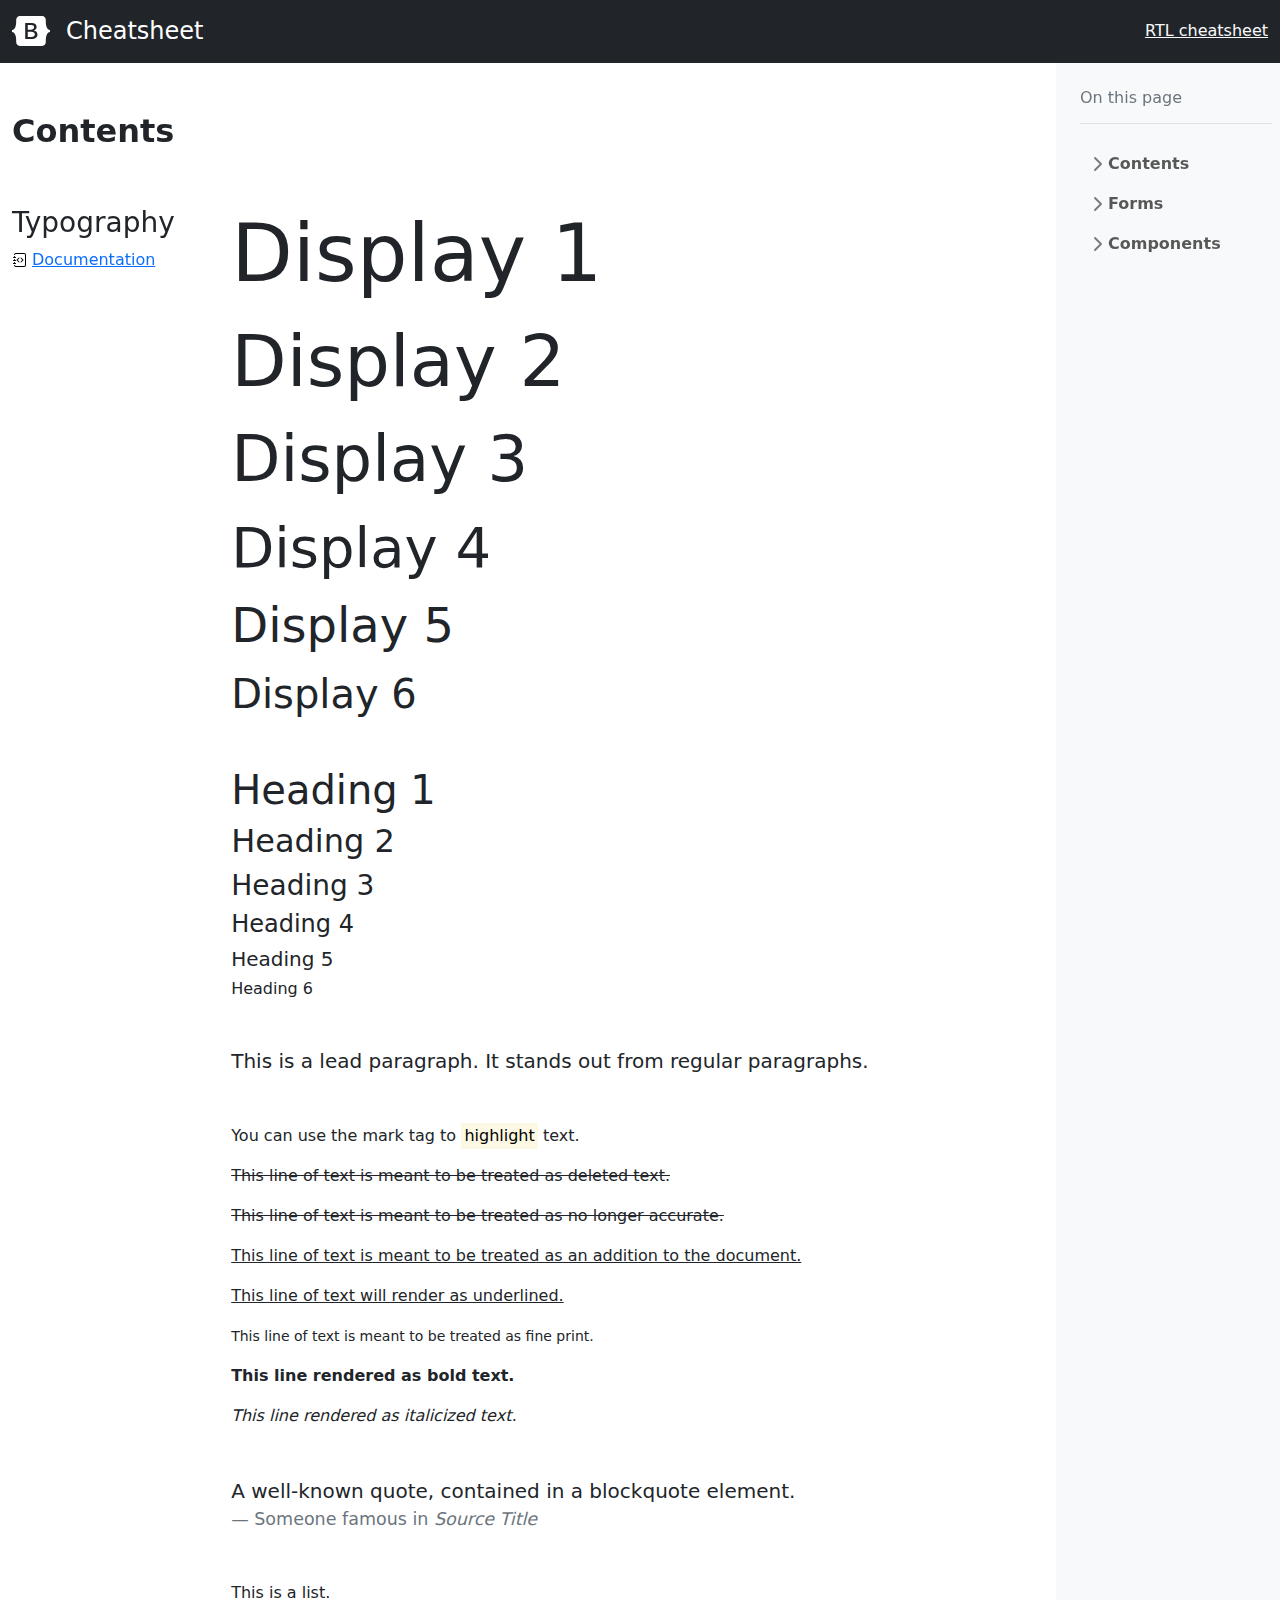
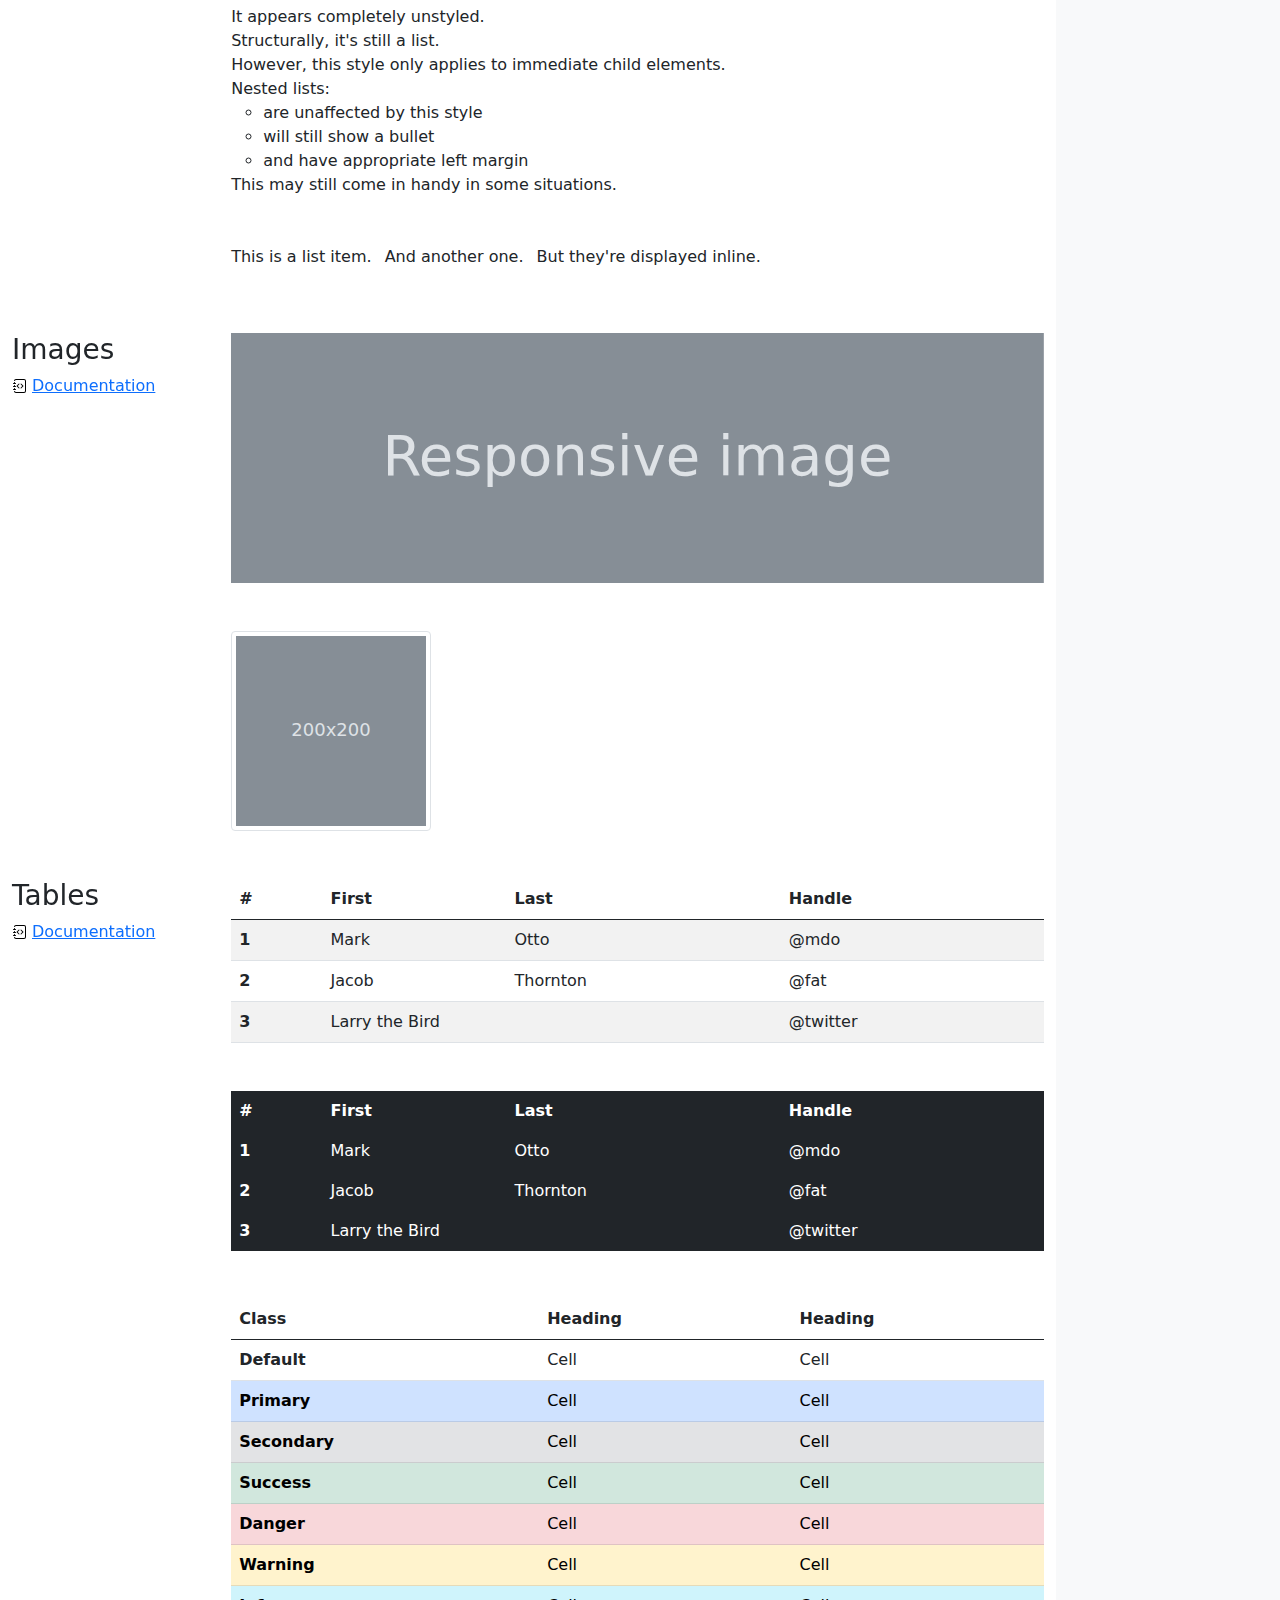
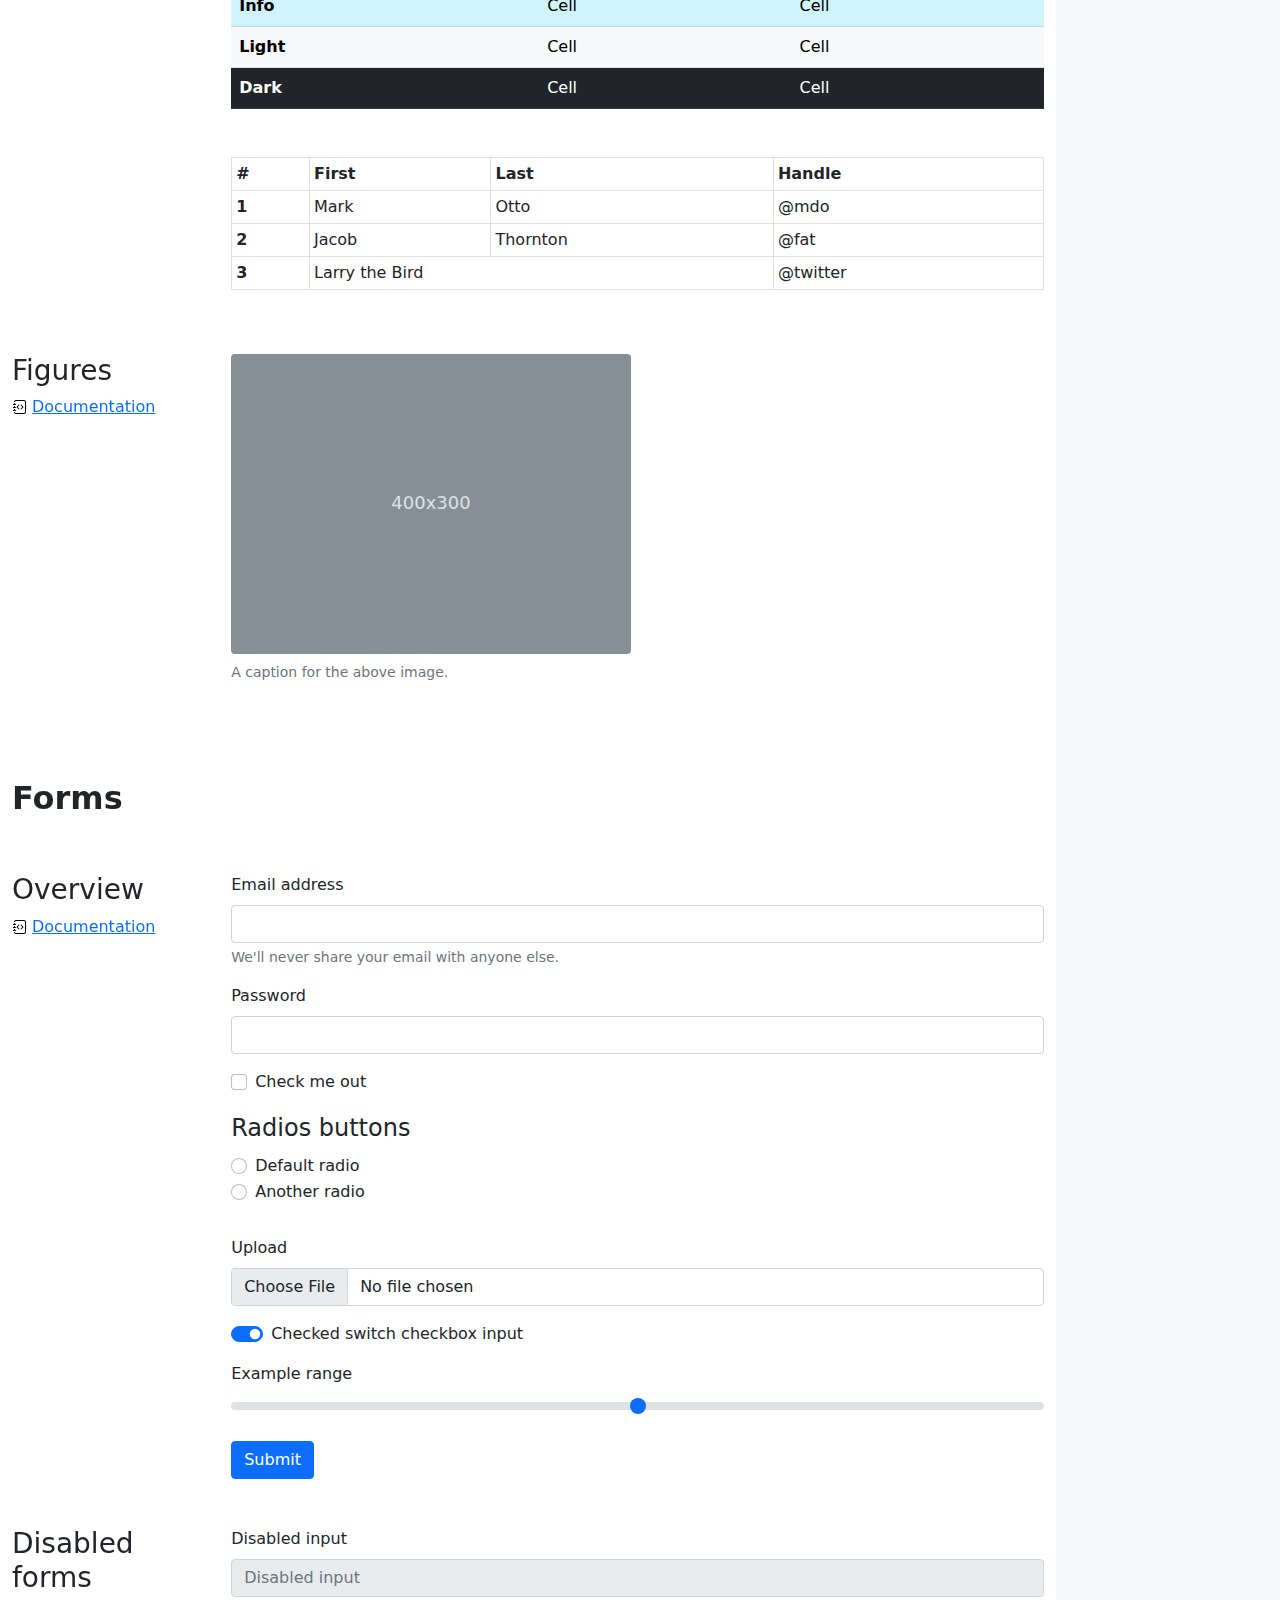
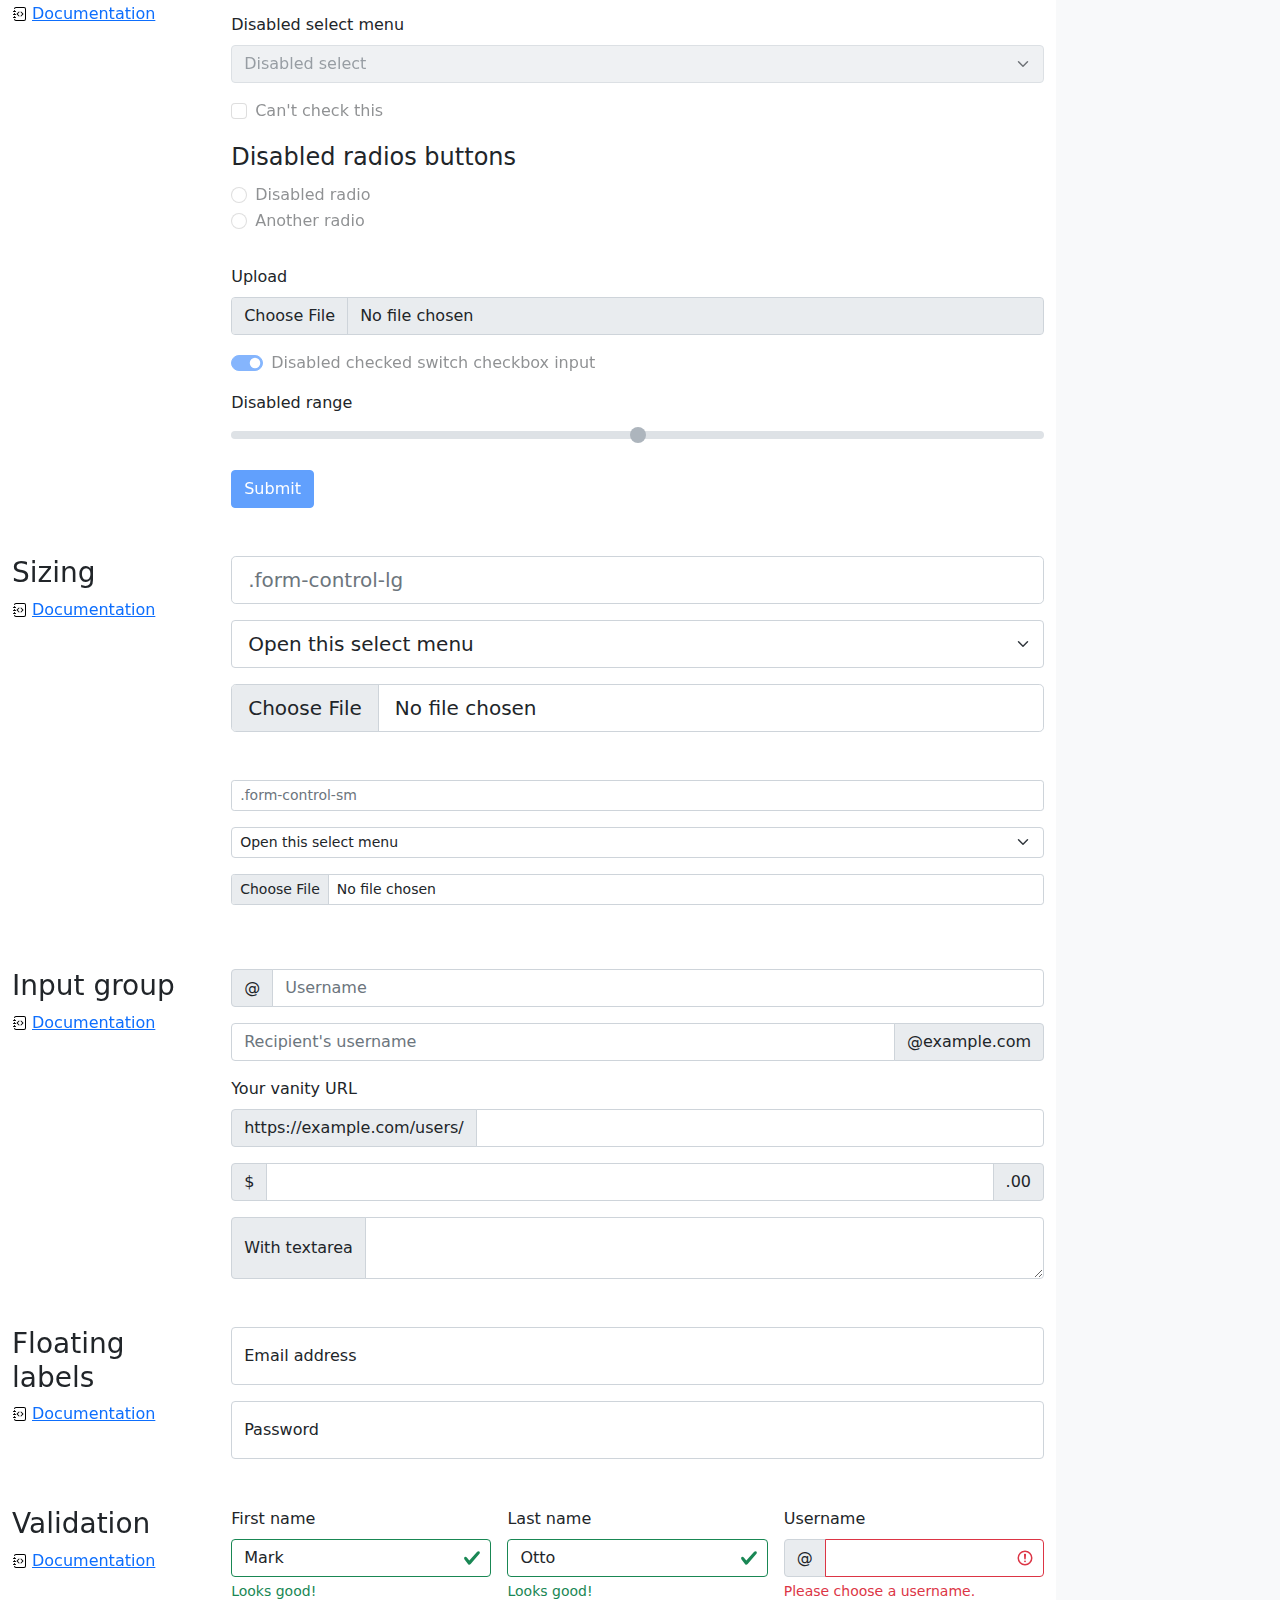
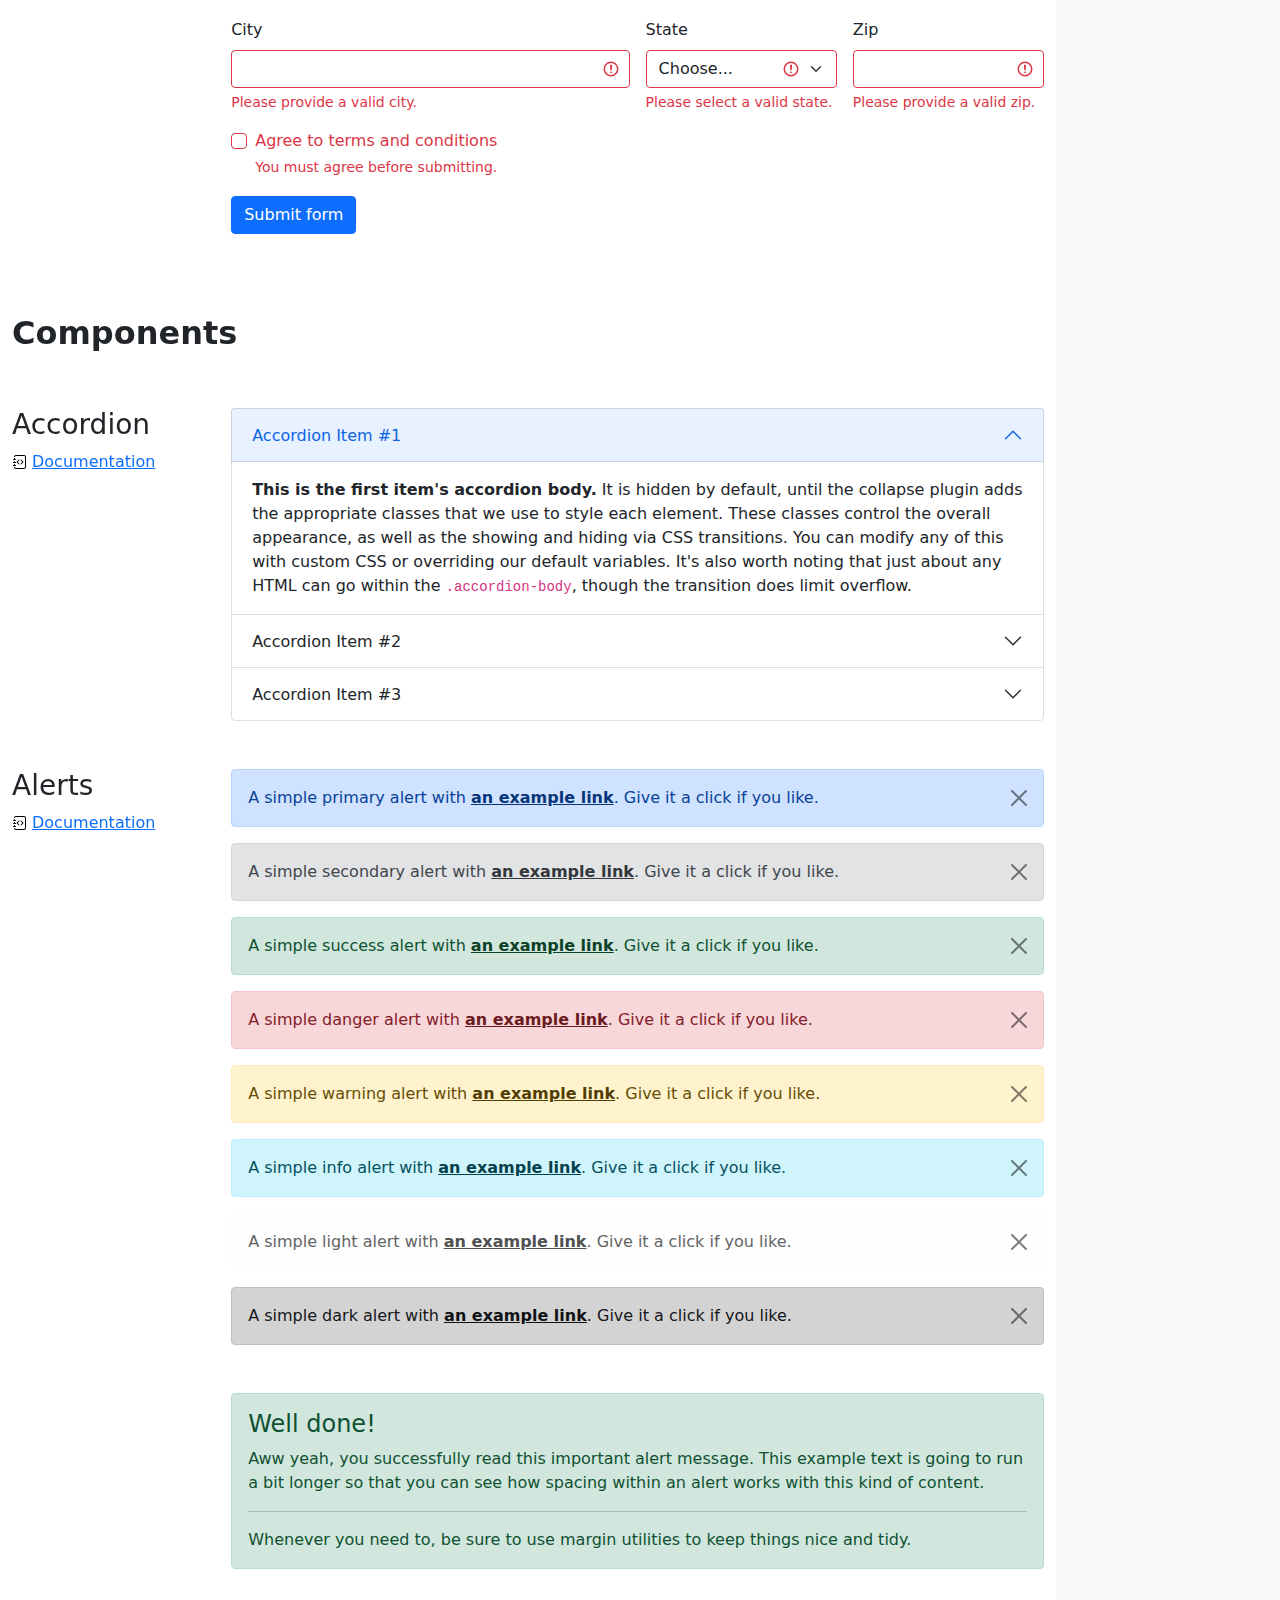
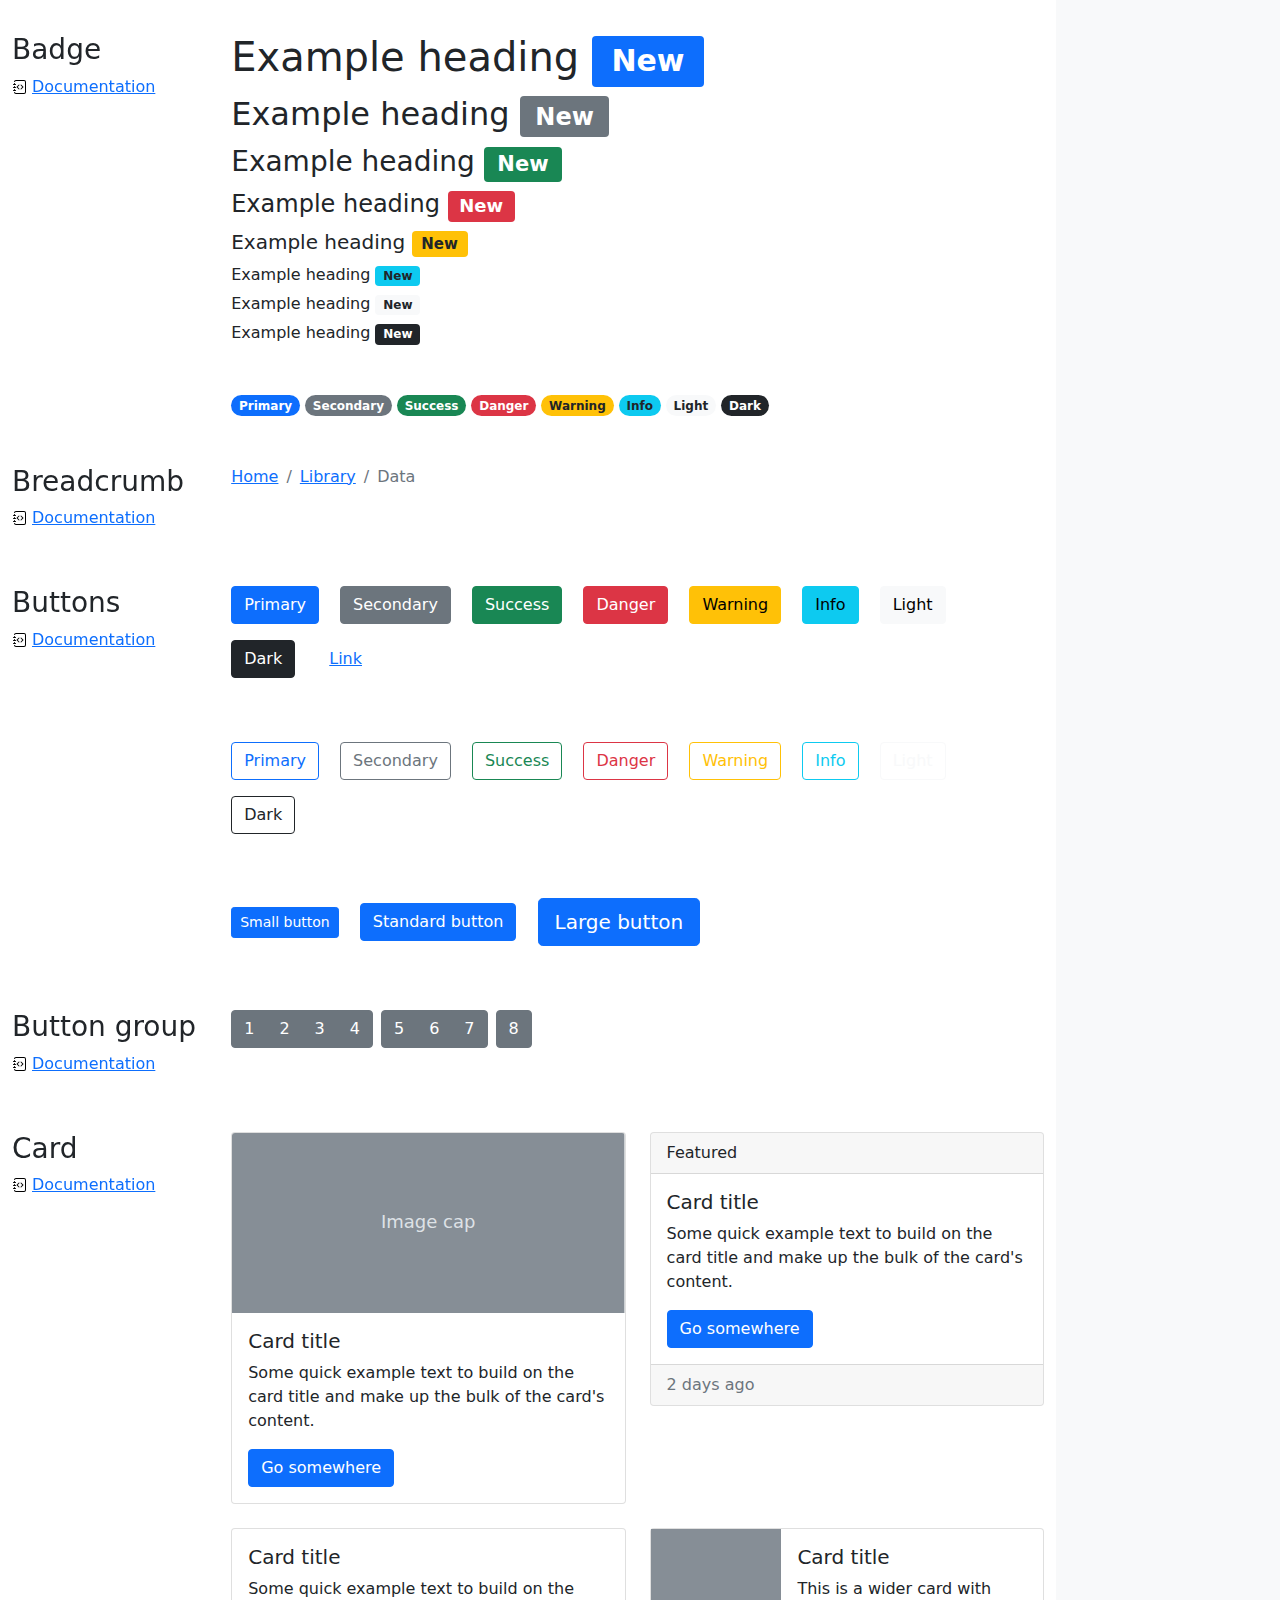
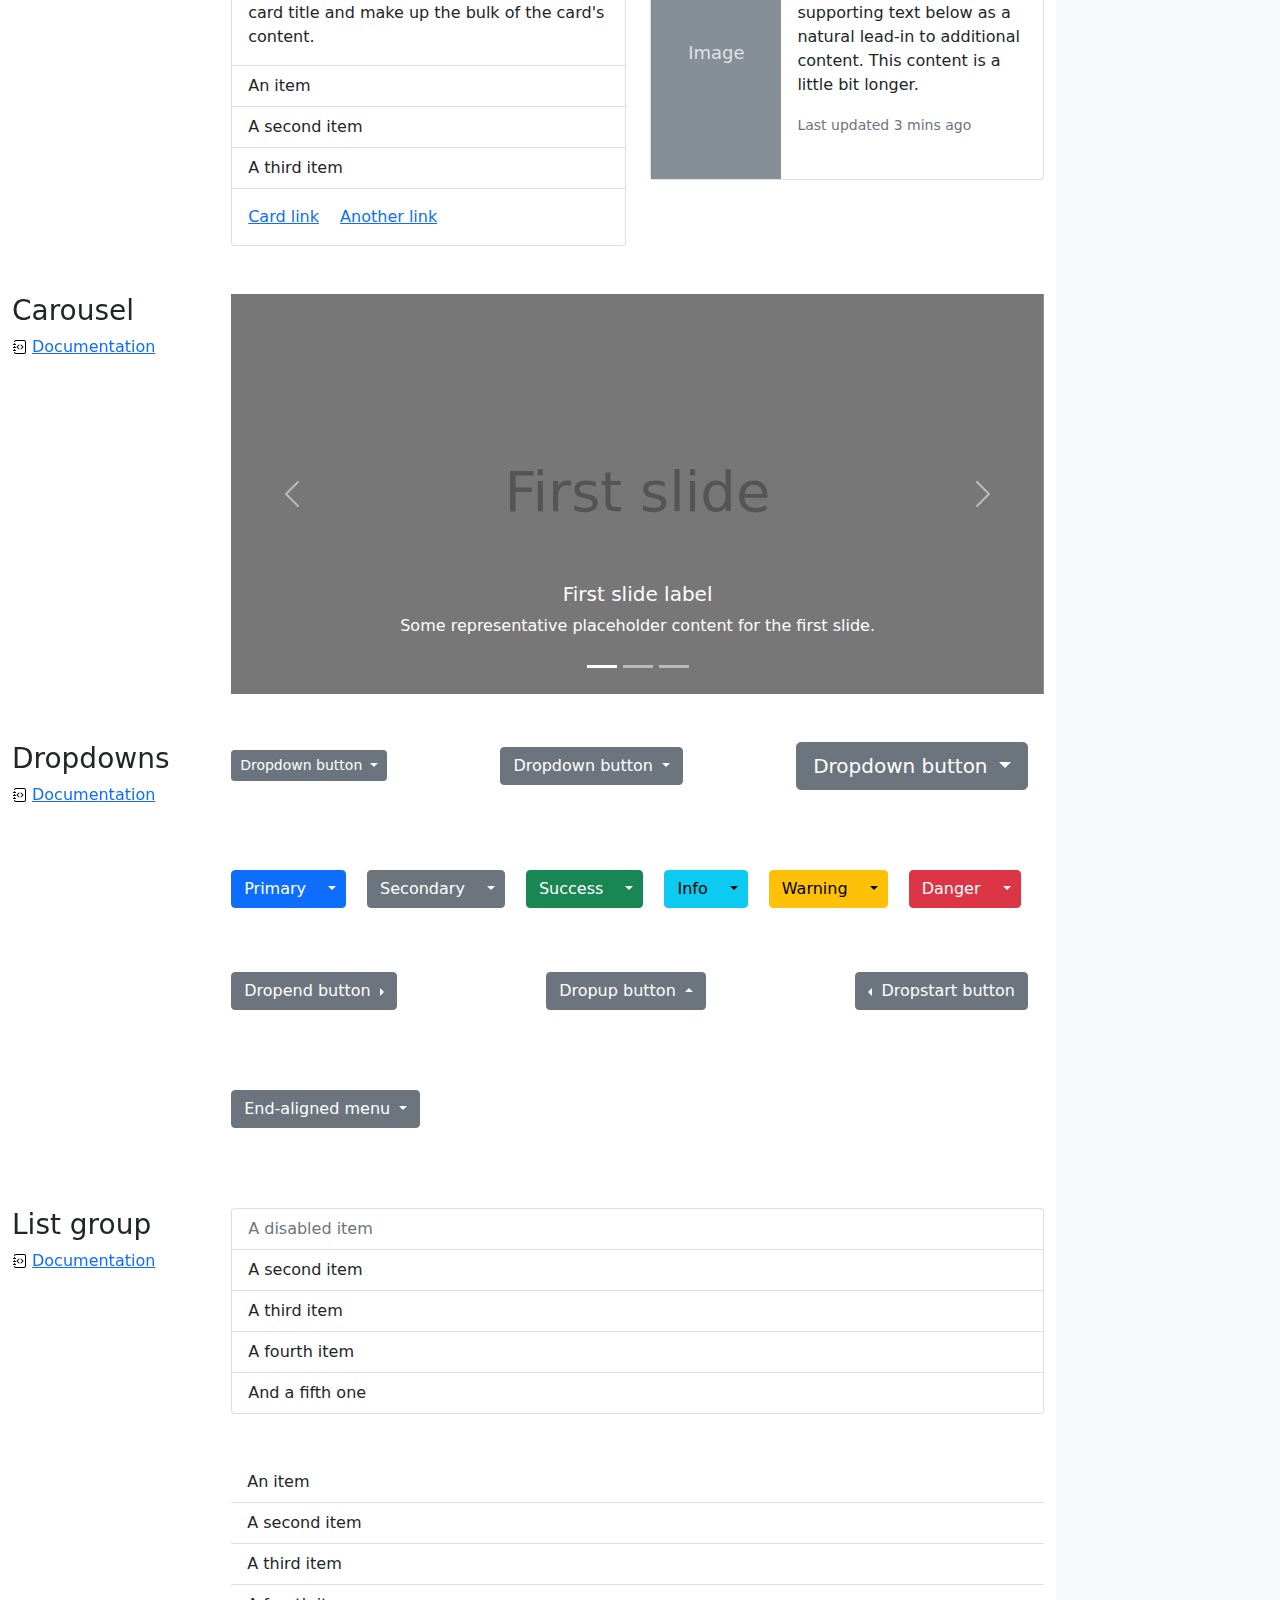
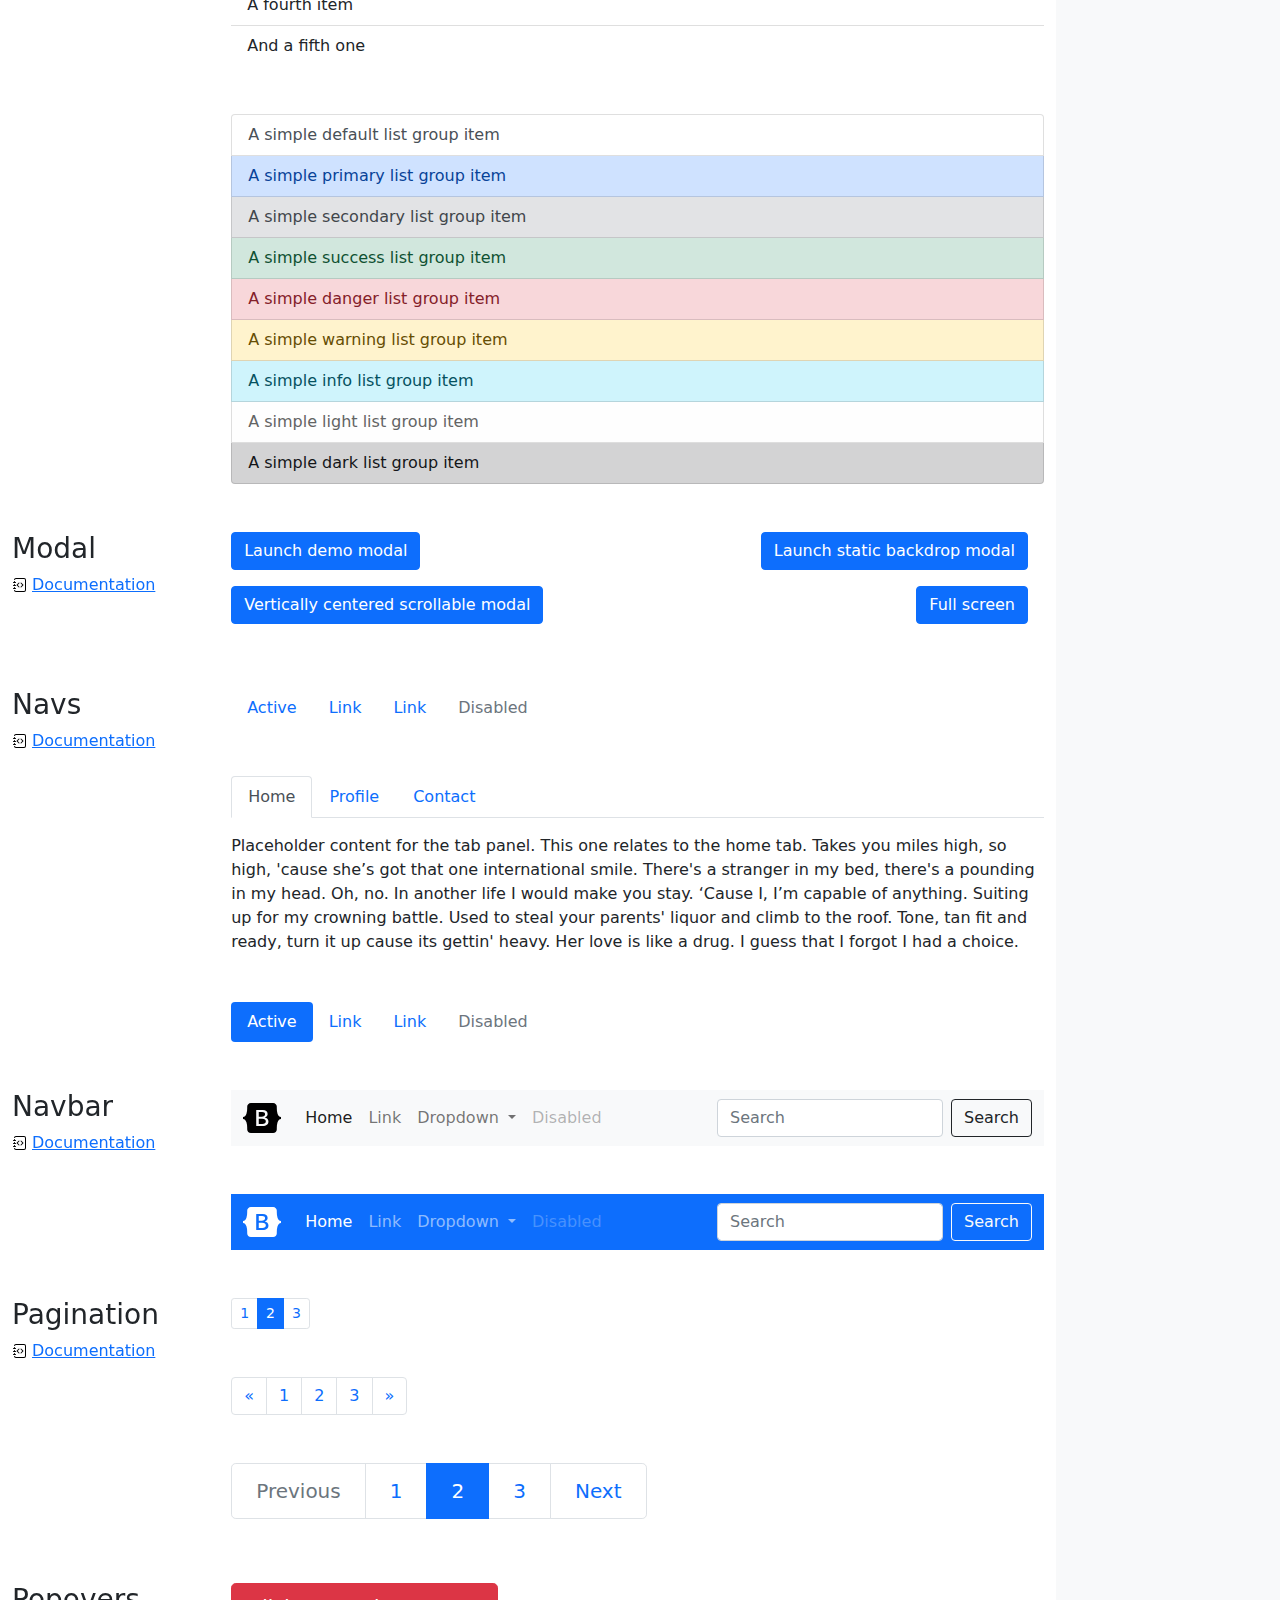
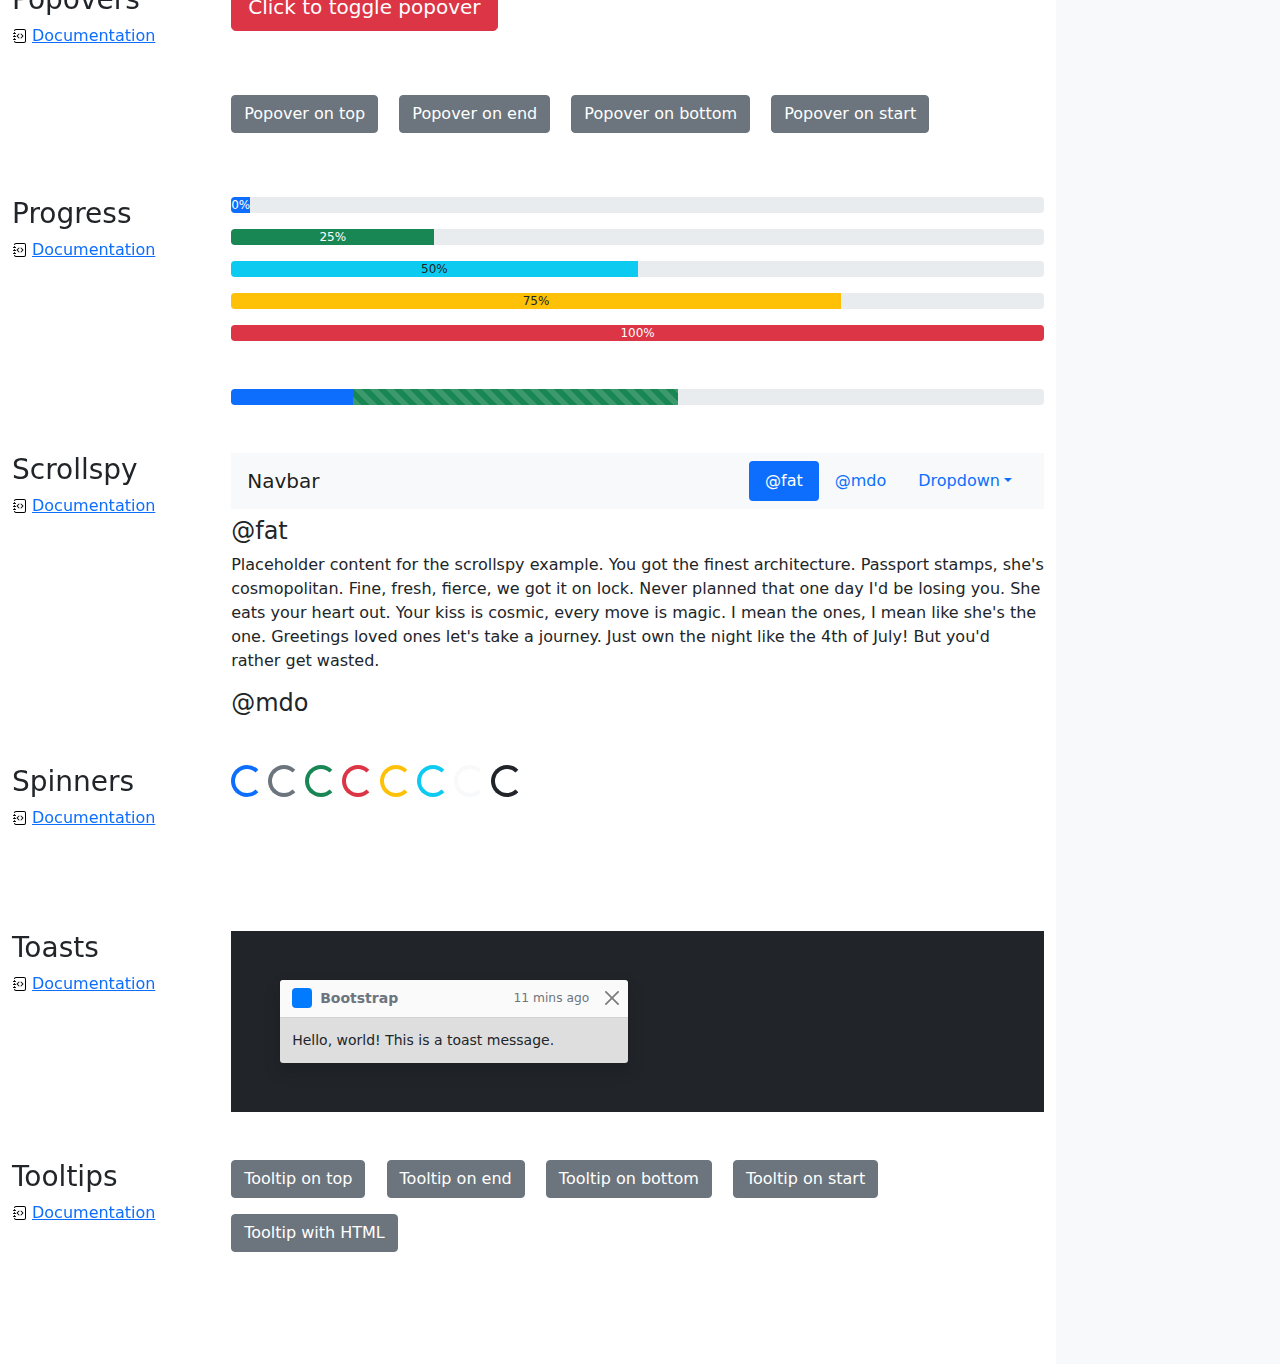
<file: bootstrap-5.0.0-beta2-examples/cheatsheet/index.html>
<!doctype html>
<html lang="en">
  <head>
    <meta charset="utf-8">
    <meta name="viewport" content="width=device-width, initial-scale=1">
    <meta name="description" content="">
    <meta name="author" content="Mark Otto, Jacob Thornton, and Bootstrap contributors">
    <meta name="generator" content="Hugo 0.80.0">
    <title>Cheatsheet · Bootstrap v5.0</title>

    <link rel="canonical" href="https://getbootstrap.com/docs/5.0/examples/cheatsheet/">

    

    <!-- Bootstrap core CSS -->
<link href="../assets/dist/css/bootstrap.min.css" rel="stylesheet">

    <style>
      .bd-placeholder-img {
        font-size: 1.125rem;
        text-anchor: middle;
        -webkit-user-select: none;
        -moz-user-select: none;
        user-select: none;
      }

      @media (min-width: 768px) {
        .bd-placeholder-img-lg {
          font-size: 3.5rem;
        }
      }
    </style>

    
    <!-- Custom styles for this template -->
    <link href="cheatsheet.css" rel="stylesheet">
  </head>
  <body class="bg-light">
    
<header class="bd-header bg-dark py-3 d-flex align-items-stretch border-bottom border-dark">
  <div class="container-fluid d-flex align-items-center">
    <h1 class="d-flex align-items-center fs-4 text-white mb-0">
      <img src="../assets/brand/bootstrap-logo-white.svg" width="38" height="30" class="me-3" alt="Bootstrap">
      Cheatsheet
    </h1>
    <a href="../examples/cheatsheet-rtl/" class="ms-auto link-light" hreflang="ar">RTL cheatsheet</a>
  </div>
</header>
<aside class="bd-aside sticky-xl-top text-muted align-self-start mb-3 mb-xl-5 px-2">
  <h2 class="h6 pt-4 pb-3 mb-4 border-bottom">On this page</h2>
  <nav class="small" id="toc">
    <ul class="list-unstyled">
      <li class="my-2">
        <button class="btn d-inline-flex align-items-center collapsed" data-bs-toggle="collapse" aria-expanded="false" data-bs-target="#contents-collapse" aria-controls="contents-collapse">Contents</button>
        <ul class="list-unstyled ps-3 collapse" id="contents-collapse">
          <li><a class="d-inline-flex align-items-center rounded" href="#typography">Typography</a></li>
          <li><a class="d-inline-flex align-items-center rounded" href="#images">Images</a></li>
          <li><a class="d-inline-flex align-items-center rounded" href="#tables">Tables</a></li>
          <li><a class="d-inline-flex align-items-center rounded" href="#figures">Figures</a></li>
        </ul>
      </li>
      <li class="my-2">
        <button class="btn d-inline-flex align-items-center collapsed" data-bs-toggle="collapse" aria-expanded="false" data-bs-target="#forms-collapse" aria-controls="forms-collapse">Forms</button>
        <ul class="list-unstyled ps-3 collapse" id="forms-collapse">
          <li><a class="d-inline-flex align-items-center rounded" href="#overview">Overview</a></li>
          <li><a class="d-inline-flex align-items-center rounded" href="#disabled-forms">Disabled forms</a></li>
          <li><a class="d-inline-flex align-items-center rounded" href="#sizing">Sizing</a></li>
          <li><a class="d-inline-flex align-items-center rounded" href="#input-group">Input group</a></li>
          <li><a class="d-inline-flex align-items-center rounded" href="#floating-labels">Floating labels</a></li>
          <li><a class="d-inline-flex align-items-center rounded" href="#validation">Validation</a></li>
        </ul>
      </li>
      <li class="my-2">
        <button class="btn d-inline-flex align-items-center collapsed" data-bs-toggle="collapse" aria-expanded="false" data-bs-target="#components-collapse" aria-controls="components-collapse">Components</button>
        <ul class="list-unstyled ps-3 collapse" id="components-collapse">
          <li><a class="d-inline-flex align-items-center rounded" href="#accordion">Accordion</a></li>
          <li><a class="d-inline-flex align-items-center rounded" href="#alerts">Alerts</a></li>
          <li><a class="d-inline-flex align-items-center rounded" href="#badge">Badge</a></li>
          <li><a class="d-inline-flex align-items-center rounded" href="#breadcrumb">Breadcrumb</a></li>
          <li><a class="d-inline-flex align-items-center rounded" href="#buttons">Buttons</a></li>
          <li><a class="d-inline-flex align-items-center rounded" href="#button-group">Button group</a></li>
          <li><a class="d-inline-flex align-items-center rounded" href="#card">Card</a></li>
          <li><a class="d-inline-flex align-items-center rounded" href="#carousel">Carousel</a></li>
          <li><a class="d-inline-flex align-items-center rounded" href="#dropdowns">Dropdowns</a></li>
          <li><a class="d-inline-flex align-items-center rounded" href="#list-group">List group</a></li>
          <li><a class="d-inline-flex align-items-center rounded" href="#modal">Modal</a></li>
          <li><a class="d-inline-flex align-items-center rounded" href="#navs">Navs</a></li>
          <li><a class="d-inline-flex align-items-center rounded" href="#navbar">Navbar</a></li>
          <li><a class="d-inline-flex align-items-center rounded" href="#pagination">Pagination</a></li>
          <li><a class="d-inline-flex align-items-center rounded" href="#popovers">Popovers</a></li>
          <li><a class="d-inline-flex align-items-center rounded" href="#progress">Progress</a></li>
          <li><a class="d-inline-flex align-items-center rounded" href="#scrollspy">Scrollspy</a></li>
          <li><a class="d-inline-flex align-items-center rounded" href="#spinners">Spinners</a></li>
          <li><a class="d-inline-flex align-items-center rounded" href="#toasts">Toasts</a></li>
          <li><a class="d-inline-flex align-items-center rounded" href="#tooltips">Tooltips</a></li>
        </ul>
      </li>
    </ul>
  </nav>
</aside>
<div class="bd-cheatsheet container-fluid bg-body">
  <section id="content">
    <h2 class="sticky-xl-top fw-bold pt-3 pt-xl-5 pb-2 pb-xl-3">Contents</h2>

    <article class="my-3" id="typography">
      <div class="bd-heading sticky-xl-top align-self-start mt-5 mb-3 mt-xl-0 mb-xl-2">
        <h3>Typography</h3>
        <a class="d-flex align-items-center" href="../content/typography/">Documentation</a>
      </div>

      <div>
        <div class="bd-example">
        <p class="display-1">Display 1</p>
        <p class="display-2">Display 2</p>
        <p class="display-3">Display 3</p>
        <p class="display-4">Display 4</p>
        <p class="display-5">Display 5</p>
        <p class="display-6">Display 6</p>
        </div>

        <div class="bd-example">
        <p class="h1">Heading 1</p>
        <p class="h2">Heading 2</p>
        <p class="h3">Heading 3</p>
        <p class="h4">Heading 4</p>
        <p class="h5">Heading 5</p>
        <p class="h6">Heading 6</p>
        </div>

        <div class="bd-example">
        <p class="lead">
          This is a lead paragraph. It stands out from regular paragraphs.
        </p>
        </div>

        <div class="bd-example">
        <p>You can use the mark tag to <mark>highlight</mark> text.</p>
        <p><del>This line of text is meant to be treated as deleted text.</del></p>
        <p><s>This line of text is meant to be treated as no longer accurate.</s></p>
        <p><ins>This line of text is meant to be treated as an addition to the document.</ins></p>
        <p><u>This line of text will render as underlined.</u></p>
        <p><small>This line of text is meant to be treated as fine print.</small></p>
        <p><strong>This line rendered as bold text.</strong></p>
        <p><em>This line rendered as italicized text.</em></p>
        </div>

        <div class="bd-example">
        <blockquote class="blockquote">
          <p>A well-known quote, contained in a blockquote element.</p>
          <footer class="blockquote-footer">Someone famous in <cite title="Source Title">Source Title</cite></footer>
        </blockquote>
        </div>

        <div class="bd-example">
        <ul class="list-unstyled">
          <li>This is a list.</li>
          <li>It appears completely unstyled.</li>
          <li>Structurally, it's still a list.</li>
          <li>However, this style only applies to immediate child elements.</li>
          <li>Nested lists:
            <ul>
              <li>are unaffected by this style</li>
              <li>will still show a bullet</li>
              <li>and have appropriate left margin</li>
            </ul>
          </li>
          <li>This may still come in handy in some situations.</li>
        </ul>
        </div>

        <div class="bd-example">
        <ul class="list-inline">
          <li class="list-inline-item">This is a list item.</li>
          <li class="list-inline-item">And another one.</li>
          <li class="list-inline-item">But they're displayed inline.</li>
        </ul>
        </div>
      </div>
    </article>
    <article class="my-3" id="images">
      <div class="bd-heading sticky-xl-top align-self-start mt-5 mb-3 mt-xl-0 mb-xl-2">
        <h3>Images</h3>
        <a class="d-flex align-items-center" href="../content/images/">Documentation</a>
      </div>

      <div>
        <div class="bd-example">
        <svg class="bd-placeholder-img bd-placeholder-img-lg img-fluid" width="100%" height="250" xmlns="http://www.w3.org/2000/svg" role="img" aria-label="Placeholder: Responsive image" preserveAspectRatio="xMidYMid slice" focusable="false"><title>Placeholder</title><rect width="100%" height="100%" fill="#868e96"/><text x="50%" y="50%" fill="#dee2e6" dy=".3em">Responsive image</text></svg>

        </div>

        <div class="bd-example">
        <svg class="bd-placeholder-img img-thumbnail" width="200" height="200" xmlns="http://www.w3.org/2000/svg" role="img" aria-label="A generic square placeholder image with a white border around it, making it resemble a photograph taken with an old instant camera: 200x200" preserveAspectRatio="xMidYMid slice" focusable="false"><title>A generic square placeholder image with a white border around it, making it resemble a photograph taken with an old instant camera</title><rect width="100%" height="100%" fill="#868e96"/><text x="50%" y="50%" fill="#dee2e6" dy=".3em">200x200</text></svg>

        </div>
      </div>
    </article>
    <article class="my-3" id="tables">
      <div class="bd-heading sticky-xl-top align-self-start mt-5 mb-3 mt-xl-0 mb-xl-2">
        <h3>Tables</h3>
        <a class="d-flex align-items-center" href="../content/tables/">Documentation</a>
      </div>

      <div>
        <div class="bd-example">
        <table class="table table-striped">
          <thead>
          <tr>
            <th scope="col">#</th>
            <th scope="col">First</th>
            <th scope="col">Last</th>
            <th scope="col">Handle</th>
          </tr>
          </thead>
          <tbody>
          <tr>
            <th scope="row">1</th>
            <td>Mark</td>
            <td>Otto</td>
            <td>@mdo</td>
          </tr>
          <tr>
            <th scope="row">2</th>
            <td>Jacob</td>
            <td>Thornton</td>
            <td>@fat</td>
          </tr>
          <tr>
            <th scope="row">3</th>
            <td colspan="2">Larry the Bird</td>
            <td>@twitter</td>
          </tr>
          </tbody>
        </table>
        </div>

        <div class="bd-example">
        <table class="table table-dark table-borderless">
          <thead>
          <tr>
            <th scope="col">#</th>
            <th scope="col">First</th>
            <th scope="col">Last</th>
            <th scope="col">Handle</th>
          </tr>
          </thead>
          <tbody>
          <tr>
            <th scope="row">1</th>
            <td>Mark</td>
            <td>Otto</td>
            <td>@mdo</td>
          </tr>
          <tr>
            <th scope="row">2</th>
            <td>Jacob</td>
            <td>Thornton</td>
            <td>@fat</td>
          </tr>
          <tr>
            <th scope="row">3</th>
            <td colspan="2">Larry the Bird</td>
            <td>@twitter</td>
          </tr>
          </tbody>
        </table>
        </div>

        <div class="bd-example">
        <table class="table table-hover">
          <thead>
          <tr>
            <th scope="col">Class</th>
            <th scope="col">Heading</th>
            <th scope="col">Heading</th>
          </tr>
          </thead>
          <tbody>
          <tr>
            <th scope="row">Default</th>
            <td>Cell</td>
            <td>Cell</td>
          </tr>
          
          <tr class="table-primary">
            <th scope="row">Primary</th>
            <td>Cell</td>
            <td>Cell</td>
          </tr>
          <tr class="table-secondary">
            <th scope="row">Secondary</th>
            <td>Cell</td>
            <td>Cell</td>
          </tr>
          <tr class="table-success">
            <th scope="row">Success</th>
            <td>Cell</td>
            <td>Cell</td>
          </tr>
          <tr class="table-danger">
            <th scope="row">Danger</th>
            <td>Cell</td>
            <td>Cell</td>
          </tr>
          <tr class="table-warning">
            <th scope="row">Warning</th>
            <td>Cell</td>
            <td>Cell</td>
          </tr>
          <tr class="table-info">
            <th scope="row">Info</th>
            <td>Cell</td>
            <td>Cell</td>
          </tr>
          <tr class="table-light">
            <th scope="row">Light</th>
            <td>Cell</td>
            <td>Cell</td>
          </tr>
          <tr class="table-dark">
            <th scope="row">Dark</th>
            <td>Cell</td>
            <td>Cell</td>
          </tr>
          </tbody>
        </table>
        </div>

        <div class="bd-example">
        <table class="table table-sm table-bordered">
          <thead>
          <tr>
            <th scope="col">#</th>
            <th scope="col">First</th>
            <th scope="col">Last</th>
            <th scope="col">Handle</th>
          </tr>
          </thead>
          <tbody>
          <tr>
            <th scope="row">1</th>
            <td>Mark</td>
            <td>Otto</td>
            <td>@mdo</td>
          </tr>
          <tr>
            <th scope="row">2</th>
            <td>Jacob</td>
            <td>Thornton</td>
            <td>@fat</td>
          </tr>
          <tr>
            <th scope="row">3</th>
            <td colspan="2">Larry the Bird</td>
            <td>@twitter</td>
          </tr>
          </tbody>
        </table>
        </div>
      </div>
    </article>
    <article class="my-3" id="figures">
      <div class="bd-heading sticky-xl-top align-self-start mt-5 mb-3 mt-xl-0 mb-xl-2">
        <h3>Figures</h3>
        <a class="d-flex align-items-center" href="../content/figures/">Documentation</a>
      </div>

      <div>
        <div class="bd-example">
        <figure class="figure">
          <svg class="bd-placeholder-img figure-img img-fluid rounded" width="400" height="300" xmlns="http://www.w3.org/2000/svg" role="img" aria-label="Placeholder: 400x300" preserveAspectRatio="xMidYMid slice" focusable="false"><title>Placeholder</title><rect width="100%" height="100%" fill="#868e96"/><text x="50%" y="50%" fill="#dee2e6" dy=".3em">400x300</text></svg>

          <figcaption class="figure-caption">A caption for the above image.</figcaption>
        </figure>
        </div>
      </div>
    </article>
  </section>

  <section id="forms">
    <h2 class="sticky-xl-top fw-bold pt-3 pt-xl-5 pb-2 pb-xl-3">Forms</h2>

    <article class="my-3" id="overview">
      <div class="bd-heading sticky-xl-top align-self-start mt-5 mb-3 mt-xl-0 mb-xl-2">
        <h3>Overview</h3>
        <a class="d-flex align-items-center" href="../forms/overview/">Documentation</a>
      </div>

      <div>
        <div class="bd-example">
        <form>
          <div class="mb-3">
            <label for="exampleInputEmail1" class="form-label">Email address</label>
            <input type="email" class="form-control" id="exampleInputEmail1" aria-describedby="emailHelp">
            <div id="emailHelp" class="form-text">We'll never share your email with anyone else.</div>
          </div>
          <div class="mb-3">
            <label for="exampleInputPassword1" class="form-label">Password</label>
            <input type="password" class="form-control" id="exampleInputPassword1">
          </div>
          <div class="mb-3 form-check">
            <input type="checkbox" class="form-check-input" id="exampleCheck1">
            <label class="form-check-label" for="exampleCheck1">Check me out</label>
          </div>
          <fieldset class="mb-3">
            <legend>Radios buttons</legend>
            <div class="form-check">
              <input type="radio" name="radios" class="form-check-input" id="exampleRadio1">
              <label class="form-check-label" for="exampleRadio1">Default radio</label>
            </div>
            <div class="mb-3 form-check">
              <input type="radio" name="radios" class="form-check-input" id="exampleRadio2">
              <label class="form-check-label" for="exampleRadio2">Another radio</label>
            </div>
          </fieldset>
          <div class="mb-3">
            <label class="form-label" for="customFile">Upload</label>
            <input type="file" class="form-control" id="customFile">
          </div>
          <div class="mb-3 form-check form-switch">
            <input class="form-check-input" type="checkbox" id="flexSwitchCheckChecked" checked>
            <label class="form-check-label" for="flexSwitchCheckChecked">Checked switch checkbox input</label>
          </div>
          <div class="mb-3">
            <label for="customRange3" class="form-label">Example range</label>
            <input type="range" class="form-range" min="0" max="5" step="0.5" id="customRange3">
          </div>
          <button type="submit" class="btn btn-primary">Submit</button>
        </form>
        </div>
      </div>
    </article>
    <article class="my-3" id="disabled-forms">
      <div class="bd-heading sticky-xl-top align-self-start mt-5 mb-3 mt-xl-0 mb-xl-2">
        <h3>Disabled forms</h3>
        <a class="d-flex align-items-center" href="../forms/overview/#disabled-forms">Documentation</a>
      </div>

      <div>
        <div class="bd-example">
        <form>
          <fieldset disabled aria-label="Disabled fieldset example">
            <div class="mb-3">
              <label for="disabledTextInput" class="form-label">Disabled input</label>
              <input type="text" id="disabledTextInput" class="form-control" placeholder="Disabled input">
            </div>
            <div class="mb-3">
              <label for="disabledSelect" class="form-label">Disabled select menu</label>
              <select id="disabledSelect" class="form-select">
                <option>Disabled select</option>
              </select>
            </div>
            <div class="mb-3">
              <div class="form-check">
                <input class="form-check-input" type="checkbox" id="disabledFieldsetCheck" disabled>
                <label class="form-check-label" for="disabledFieldsetCheck">
                  Can't check this
                </label>
              </div>
            </div>
            <fieldset class="mb-3">
              <legend>Disabled radios buttons</legend>
              <div class="form-check">
                <input type="radio" name="radios" class="form-check-input" id="disabledRadio1" disabled>
                <label class="form-check-label" for="disabledRadio1">Disabled radio</label>
              </div>
              <div class="mb-3 form-check">
                <input type="radio" name="radios" class="form-check-input" id="disabledRadio2" disabled>
                <label class="form-check-label" for="disabledRadio2">Another radio</label>
              </div>
            </fieldset>
            <div class="mb-3">
              <label class="form-label" for="disabledCustomFile">Upload</label>
              <input type="file" class="form-control" id="disabledCustomFile" disabled>
            </div>
            <div class="mb-3 form-check form-switch">
              <input class="form-check-input" type="checkbox" id="disabledSwitchCheckChecked" checked disabled>
              <label class="form-check-label" for="disabledSwitchCheckChecked">Disabled checked switch checkbox input</label>
            </div>
            <div class="mb-3">
              <label for="disabledRange" class="form-label">Disabled range</label>
              <input type="range" class="form-range" min="0" max="5" step="0.5" id="disabledRange">
            </div>
            <button type="submit" class="btn btn-primary">Submit</button>
          </fieldset>
        </form>
        </div>
      </div>
    </article>
    <article class="my-3" id="sizing">
      <div class="bd-heading sticky-xl-top align-self-start mt-5 mb-3 mt-xl-0 mb-xl-2">
        <h3>Sizing</h3>
        <a class="d-flex align-items-center" href="../forms/form-control/#sizing">Documentation</a>
      </div>

      <div>
        <div class="bd-example">
        <div class="mb-3">
          <input class="form-control form-control-lg" type="text" placeholder=".form-control-lg" aria-label=".form-control-lg example">
        </div>
        <div class="mb-3">
          <select class="form-select form-select-lg mb-3" aria-label=".form-select-lg example">
            <option selected>Open this select menu</option>
            <option value="1">One</option>
            <option value="2">Two</option>
            <option value="3">Three</option>
          </select>
        </div>
        <div class="mb-3">
          <input type="file" class="form-control form-control-lg" aria-label="Large file input example">
        </div>
        </div>

        <div class="bd-example">
        <div class="mb-3">
          <input class="form-control form-control-sm" type="text" placeholder=".form-control-sm" aria-label=".form-control-sm example">
        </div>
        <div class="mb-3">
          <select class="form-select form-select-sm" aria-label=".form-select-sm example">
            <option selected>Open this select menu</option>
            <option value="1">One</option>
            <option value="2">Two</option>
            <option value="3">Three</option>
          </select>
        </div>
        <div class="mb-3">
          <input type="file" class="form-control form-control-sm" aria-label="Small file input example">
        </div>
        </div>
      </div>
    </article>
    <article class="my-3" id="input-group">
      <div class="bd-heading sticky-xl-top align-self-start mt-5 mb-3 mt-xl-0 mb-xl-2">
        <h3>Input group</h3>
        <a class="d-flex align-items-center" href="../forms/input-group/">Documentation</a>
      </div>

      <div>
        <div class="bd-example">
        <div class="input-group mb-3">
          <span class="input-group-text" id="basic-addon1">@</span>
          <input type="text" class="form-control" placeholder="Username" aria-label="Username" aria-describedby="basic-addon1">
        </div>
        <div class="input-group mb-3">
          <input type="text" class="form-control" placeholder="Recipient's username" aria-label="Recipient's username" aria-describedby="basic-addon2">
          <span class="input-group-text" id="basic-addon2">@example.com</span>
        </div>
        <label for="basic-url" class="form-label">Your vanity URL</label>
        <div class="input-group mb-3">
          <span class="input-group-text" id="basic-addon3">https://example.com/users/</span>
          <input type="text" class="form-control" id="basic-url" aria-describedby="basic-addon3">
        </div>
        <div class="input-group mb-3">
          <span class="input-group-text">$</span>
          <input type="text" class="form-control" aria-label="Amount (to the nearest dollar)">
          <span class="input-group-text">.00</span>
        </div>
        <div class="input-group">
          <span class="input-group-text">With textarea</span>
          <textarea class="form-control" aria-label="With textarea"></textarea>
        </div>
        </div>
      </div>
    </article>
    <article class="my-3" id="floating-labels">
      <div class="bd-heading sticky-xl-top align-self-start mt-5 mb-3 mt-xl-0 mb-xl-2">
        <h3>Floating labels</h3>
        <a class="d-flex align-items-center" href="../forms/floating-labels/">Documentation</a>
      </div>

      <div>
        <div class="bd-example">
        <form>
          <div class="form-floating mb-3">
            <input type="email" class="form-control" id="floatingInput" placeholder="name@example.com">
            <label for="floatingInput">Email address</label>
          </div>
          <div class="form-floating">
            <input type="password" class="form-control" id="floatingPassword" placeholder="Password">
            <label for="floatingPassword">Password</label>
          </div>
        </form>
        </div>
      </div>
    </article>
    <article class="my-3" id="validation">
      <div class="bd-heading sticky-xl-top align-self-start mt-5 mb-3 mt-xl-0 mb-xl-2">
        <h3>Validation</h3>
        <a class="d-flex align-items-center" href="../forms/validation/">Documentation</a>
      </div>

      <div>
        <div class="bd-example">
        <form class="row g-3">
          <div class="col-md-4">
            <label for="validationServer01" class="form-label">First name</label>
            <input type="text" class="form-control is-valid" id="validationServer01" value="Mark" required>
            <div class="valid-feedback">
              Looks good!
            </div>
          </div>
          <div class="col-md-4">
            <label for="validationServer02" class="form-label">Last name</label>
            <input type="text" class="form-control is-valid" id="validationServer02" value="Otto" required>
            <div class="valid-feedback">
              Looks good!
            </div>
          </div>
          <div class="col-md-4">
            <label for="validationServerUsername" class="form-label">Username</label>
            <div class="input-group has-validation">
              <span class="input-group-text" id="inputGroupPrepend3">@</span>
              <input type="text" class="form-control is-invalid" id="validationServerUsername" aria-describedby="inputGroupPrepend3" required>
              <div class="invalid-feedback">
                Please choose a username.
              </div>
            </div>
          </div>
          <div class="col-md-6">
            <label for="validationServer03" class="form-label">City</label>
            <input type="text" class="form-control is-invalid" id="validationServer03" required>
            <div class="invalid-feedback">
              Please provide a valid city.
            </div>
          </div>
          <div class="col-md-3">
            <label for="validationServer04" class="form-label">State</label>
            <select class="form-select is-invalid" id="validationServer04" required>
              <option selected disabled value="">Choose...</option>
              <option>...</option>
            </select>
            <div class="invalid-feedback">
              Please select a valid state.
            </div>
          </div>
          <div class="col-md-3">
            <label for="validationServer05" class="form-label">Zip</label>
            <input type="text" class="form-control is-invalid" id="validationServer05" required>
            <div class="invalid-feedback">
              Please provide a valid zip.
            </div>
          </div>
          <div class="col-12">
            <div class="form-check">
              <input class="form-check-input is-invalid" type="checkbox" value="" id="invalidCheck3" required>
              <label class="form-check-label" for="invalidCheck3">
                Agree to terms and conditions
              </label>
              <div class="invalid-feedback">
                You must agree before submitting.
              </div>
            </div>
          </div>
          <div class="col-12">
            <button class="btn btn-primary" type="submit">Submit form</button>
          </div>
        </form>
        </div>
      </div>
    </article>
  </section>

  <section id="components">
    <h2 class="sticky-xl-top fw-bold pt-3 pt-xl-5 pb-2 pb-xl-3">Components</h2>

    <article class="my-3" id="accordion">
      <div class="bd-heading sticky-xl-top align-self-start mt-5 mb-3 mt-xl-0 mb-xl-2">
        <h3>Accordion</h3>
        <a class="d-flex align-items-center" href="../components/accordion/">Documentation</a>
      </div>

      <div>
        <div class="bd-example">
        <div class="accordion" id="accordionExample">
          <div class="accordion-item">
            <h4 class="accordion-header" id="headingOne">
              <button class="accordion-button" type="button" data-bs-toggle="collapse" data-bs-target="#collapseOne" aria-expanded="true" aria-controls="collapseOne">
                Accordion Item #1
              </button>
            </h4>
            <div id="collapseOne" class="accordion-collapse collapse show" aria-labelledby="headingOne" data-bs-parent="#accordionExample">
              <div class="accordion-body">
                <strong>This is the first item's accordion body.</strong> It is hidden by default, until the collapse plugin adds the appropriate classes that we use to style each element. These classes control the overall appearance, as well as the showing and hiding via CSS transitions. You can modify any of this with custom CSS or overriding our default variables. It's also worth noting that just about any HTML can go within the <code>.accordion-body</code>, though the transition does limit overflow.
              </div>
            </div>
          </div>
          <div class="accordion-item">
            <h4 class="accordion-header" id="headingTwo">
              <button class="accordion-button collapsed" type="button" data-bs-toggle="collapse" data-bs-target="#collapseTwo" aria-expanded="false" aria-controls="collapseTwo">
                Accordion Item #2
              </button>
            </h4>
            <div id="collapseTwo" class="accordion-collapse collapse" aria-labelledby="headingTwo" data-bs-parent="#accordionExample">
              <div class="accordion-body">
                <strong>This is the second item's accordion body.</strong> It is hidden by default, until the collapse plugin adds the appropriate classes that we use to style each element. These classes control the overall appearance, as well as the showing and hiding via CSS transitions. You can modify any of this with custom CSS or overriding our default variables. It's also worth noting that just about any HTML can go within the <code>.accordion-body</code>, though the transition does limit overflow.
              </div>
            </div>
          </div>
          <div class="accordion-item">
            <h4 class="accordion-header" id="headingThree">
              <button class="accordion-button collapsed" type="button" data-bs-toggle="collapse" data-bs-target="#collapseThree" aria-expanded="false" aria-controls="collapseThree">
                Accordion Item #3
              </button>
            </h4>
            <div id="collapseThree" class="accordion-collapse collapse" aria-labelledby="headingThree" data-bs-parent="#accordionExample">
              <div class="accordion-body">
                <strong>This is the third item's accordion body.</strong> It is hidden by default, until the collapse plugin adds the appropriate classes that we use to style each element. These classes control the overall appearance, as well as the showing and hiding via CSS transitions. You can modify any of this with custom CSS or overriding our default variables. It's also worth noting that just about any HTML can go within the <code>.accordion-body</code>, though the transition does limit overflow.
              </div>
            </div>
          </div>
        </div>
        </div>
      </div>
    </article>
    <article class="my-3" id="alerts">
      <div class="bd-heading sticky-xl-top align-self-start mt-5 mb-3 mt-xl-0 mb-xl-2">
        <h3>Alerts</h3>
        <a class="d-flex align-items-center" href="../components/alerts/">Documentation</a>
      </div>

      <div>
        <div class="bd-example">
        
        <div class="alert alert-primary alert-dismissible fade show" role="alert">
          A simple primary alert with <a href="#" class="alert-link">an example link</a>. Give it a click if you like.
          <button type="button" class="btn-close" data-bs-dismiss="alert" aria-label="Close"></button>
        </div>
        <div class="alert alert-secondary alert-dismissible fade show" role="alert">
          A simple secondary alert with <a href="#" class="alert-link">an example link</a>. Give it a click if you like.
          <button type="button" class="btn-close" data-bs-dismiss="alert" aria-label="Close"></button>
        </div>
        <div class="alert alert-success alert-dismissible fade show" role="alert">
          A simple success alert with <a href="#" class="alert-link">an example link</a>. Give it a click if you like.
          <button type="button" class="btn-close" data-bs-dismiss="alert" aria-label="Close"></button>
        </div>
        <div class="alert alert-danger alert-dismissible fade show" role="alert">
          A simple danger alert with <a href="#" class="alert-link">an example link</a>. Give it a click if you like.
          <button type="button" class="btn-close" data-bs-dismiss="alert" aria-label="Close"></button>
        </div>
        <div class="alert alert-warning alert-dismissible fade show" role="alert">
          A simple warning alert with <a href="#" class="alert-link">an example link</a>. Give it a click if you like.
          <button type="button" class="btn-close" data-bs-dismiss="alert" aria-label="Close"></button>
        </div>
        <div class="alert alert-info alert-dismissible fade show" role="alert">
          A simple info alert with <a href="#" class="alert-link">an example link</a>. Give it a click if you like.
          <button type="button" class="btn-close" data-bs-dismiss="alert" aria-label="Close"></button>
        </div>
        <div class="alert alert-light alert-dismissible fade show" role="alert">
          A simple light alert with <a href="#" class="alert-link">an example link</a>. Give it a click if you like.
          <button type="button" class="btn-close" data-bs-dismiss="alert" aria-label="Close"></button>
        </div>
        <div class="alert alert-dark alert-dismissible fade show" role="alert">
          A simple dark alert with <a href="#" class="alert-link">an example link</a>. Give it a click if you like.
          <button type="button" class="btn-close" data-bs-dismiss="alert" aria-label="Close"></button>
        </div>
        </div>

        <div class="bd-example">
        <div class="alert alert-success" role="alert">
          <h4 class="alert-heading">Well done!</h4>
          <p>Aww yeah, you successfully read this important alert message. This example text is going to run a bit longer so that you can see how spacing within an alert works with this kind of content.</p>
          <hr>
          <p class="mb-0">Whenever you need to, be sure to use margin utilities to keep things nice and tidy.</p>
        </div>
        </div>
      </div>
    </article>
    <article class="my-3" id="badge">
      <div class="bd-heading sticky-xl-top align-self-start mt-5 mb-3 mt-xl-0 mb-xl-2">
        <h3>Badge</h3>
        <a class="d-flex align-items-center" href="../components/badge/">Documentation</a>
      </div>

      <div>
        <div class="bd-example">
        <p class="h1">Example heading <span class="badge bg-primary">New</span></p>
        <p class="h2">Example heading <span class="badge bg-secondary">New</span></p>
        <p class="h3">Example heading <span class="badge bg-success">New</span></p>
        <p class="h4">Example heading <span class="badge bg-danger">New</span></p>
        <p class="h5">Example heading <span class="badge bg-warning text-dark">New</span></p>
        <p class="h6">Example heading <span class="badge bg-info text-dark">New</span></p>
        <p class="h6">Example heading <span class="badge bg-light text-dark">New</span></p>
        <p class="h6">Example heading <span class="badge bg-dark">New</span></p>
        </div>

        <div class="bd-example">
        
        <span class="badge rounded-pill bg-primary">Primary</span>
        <span class="badge rounded-pill bg-secondary">Secondary</span>
        <span class="badge rounded-pill bg-success">Success</span>
        <span class="badge rounded-pill bg-danger">Danger</span>
        <span class="badge rounded-pill bg-warning text-dark">Warning</span>
        <span class="badge rounded-pill bg-info text-dark">Info</span>
        <span class="badge rounded-pill bg-light text-dark">Light</span>
        <span class="badge rounded-pill bg-dark">Dark</span>
        </div>
      </div>
    </article>
    <article class="my-3" id="breadcrumb">
      <div class="bd-heading sticky-xl-top align-self-start mt-5 mb-3 mt-xl-0 mb-xl-2">
        <h3>Breadcrumb</h3>
        <a class="d-flex align-items-center" href="../components/breadcrumb/">Documentation</a>
      </div>

      <div>
        <div class="bd-example">
        <nav aria-label="breadcrumb">
          <ol class="breadcrumb">
            <li class="breadcrumb-item"><a href="#">Home</a></li>
            <li class="breadcrumb-item"><a href="#">Library</a></li>
            <li class="breadcrumb-item active" aria-current="page">Data</li>
          </ol>
        </nav>
        </div>
      </div>
    </article>
    <article class="my-3" id="buttons">
      <div class="bd-heading sticky-xl-top align-self-start mt-5 mb-3 mt-xl-0 mb-xl-2">
        <h3>Buttons</h3>
        <a class="d-flex align-items-center" href="../components/buttons/">Documentation</a>
      </div>

      <div>
        <div class="bd-example">
        
        <button type="button" class="btn btn-primary">Primary</button>
        <button type="button" class="btn btn-secondary">Secondary</button>
        <button type="button" class="btn btn-success">Success</button>
        <button type="button" class="btn btn-danger">Danger</button>
        <button type="button" class="btn btn-warning">Warning</button>
        <button type="button" class="btn btn-info">Info</button>
        <button type="button" class="btn btn-light">Light</button>
        <button type="button" class="btn btn-dark">Dark</button>

        <button type="button" class="btn btn-link">Link</button>
        </div>

        <div class="bd-example">
        
        <button type="button" class="btn btn-outline-primary">Primary</button>
        <button type="button" class="btn btn-outline-secondary">Secondary</button>
        <button type="button" class="btn btn-outline-success">Success</button>
        <button type="button" class="btn btn-outline-danger">Danger</button>
        <button type="button" class="btn btn-outline-warning">Warning</button>
        <button type="button" class="btn btn-outline-info">Info</button>
        <button type="button" class="btn btn-outline-light">Light</button>
        <button type="button" class="btn btn-outline-dark">Dark</button>
        </div>

        <div class="bd-example">
        <button type="button" class="btn btn-primary btn-sm">Small button</button>
        <button type="button" class="btn btn-primary">Standard button</button>
        <button type="button" class="btn btn-primary btn-lg">Large button</button>
        </div>
      </div>
    </article>
    <article class="my-3" id="button-group">
      <div class="bd-heading sticky-xl-top align-self-start mt-5 mb-3 mt-xl-0 mb-xl-2">
        <h3>Button group</h3>
        <a class="d-flex align-items-center" href="../components/button-group/">Documentation</a>
      </div>

      <div>
        <div class="bd-example">
        <div class="btn-toolbar" role="toolbar" aria-label="Toolbar with button groups">
          <div class="btn-group me-2" role="group" aria-label="First group">
            <button type="button" class="btn btn-secondary">1</button>
            <button type="button" class="btn btn-secondary">2</button>
            <button type="button" class="btn btn-secondary">3</button>
            <button type="button" class="btn btn-secondary">4</button>
          </div>
          <div class="btn-group me-2" role="group" aria-label="Second group">
            <button type="button" class="btn btn-secondary">5</button>
            <button type="button" class="btn btn-secondary">6</button>
            <button type="button" class="btn btn-secondary">7</button>
          </div>
          <div class="btn-group" role="group" aria-label="Third group">
            <button type="button" class="btn btn-secondary">8</button>
          </div>
        </div>
        </div>
      </div>
    </article>
    <article class="my-3" id="card">
      <div class="bd-heading sticky-xl-top align-self-start mt-5 mb-3 mt-xl-0 mb-xl-2">
        <h3>Card</h3>
        <a class="d-flex align-items-center" href="../components/card/">Documentation</a>
      </div>

      <div>
        <div class="bd-example">
        <div class="row  row-cols-1 row-cols-md-2 g-4">
          <div class="col">
            <div class="card">
              <svg class="bd-placeholder-img card-img-top" width="100%" height="180" xmlns="http://www.w3.org/2000/svg" role="img" aria-label="Placeholder: Image cap" preserveAspectRatio="xMidYMid slice" focusable="false"><title>Placeholder</title><rect width="100%" height="100%" fill="#868e96"/><text x="50%" y="50%" fill="#dee2e6" dy=".3em">Image cap</text></svg>

              <div class="card-body">
                <h5 class="card-title">Card title</h5>
                <p class="card-text">Some quick example text to build on the card title and make up the bulk of the card's content.</p>
                <a href="#" class="btn btn-primary">Go somewhere</a>
              </div>
            </div>
          </div>
          <div class="col">
            <div class="card">
              <div class="card-header">
                Featured
              </div>
              <div class="card-body">
                <h5 class="card-title">Card title</h5>
                <p class="card-text">Some quick example text to build on the card title and make up the bulk of the card's content.</p>
                <a href="#" class="btn btn-primary">Go somewhere</a>
              </div>
              <div class="card-footer text-muted">
                2 days ago
              </div>
            </div>
          </div>
          <div class="col">
            <div class="card">
              <div class="card-body">
                <h5 class="card-title">Card title</h5>
                <p class="card-text">Some quick example text to build on the card title and make up the bulk of the card's content.</p>
              </div>
              <ul class="list-group list-group-flush">
                <li class="list-group-item">An item</li>
                <li class="list-group-item">A second item</li>
                <li class="list-group-item">A third item</li>
              </ul>
              <div class="card-body">
                <a href="#" class="card-link">Card link</a>
                <a href="#" class="card-link">Another link</a>
              </div>
            </div>
          </div>
          <div class="col">
            <div class="card">
              <div class="row g-0">
                <div class="col-md-4">
                  <svg class="bd-placeholder-img" width="100%" height="250" xmlns="http://www.w3.org/2000/svg" role="img" aria-label="Placeholder: Image" preserveAspectRatio="xMidYMid slice" focusable="false"><title>Placeholder</title><rect width="100%" height="100%" fill="#868e96"/><text x="50%" y="50%" fill="#dee2e6" dy=".3em">Image</text></svg>

                </div>
                <div class="col-md-8">
                  <div class="card-body">
                    <h5 class="card-title">Card title</h5>
                    <p class="card-text">This is a wider card with supporting text below as a natural lead-in to additional content. This content is a little bit longer.</p>
                    <p class="card-text"><small class="text-muted">Last updated 3 mins ago</small></p>
                  </div>
                </div>
              </div>
            </div>
          </div>
        </div>
        </div>
      </div>
    </article>
    <article class="my-3" id="carousel">
      <div class="bd-heading sticky-xl-top align-self-start mt-5 mb-3 mt-xl-0 mb-xl-2">
        <h3>Carousel</h3>
        <a class="d-flex align-items-center" href="../components/carousel/">Documentation</a>
      </div>

      <div>
        <div class="bd-example">
        <div id="carouselExampleCaptions" class="carousel slide" data-bs-ride="carousel">
          <ol class="carousel-indicators">
            <li data-bs-target="#carouselExampleCaptions" data-bs-slide-to="0" class="active"></li>
            <li data-bs-target="#carouselExampleCaptions" data-bs-slide-to="1"></li>
            <li data-bs-target="#carouselExampleCaptions" data-bs-slide-to="2"></li>
          </ol>
          <div class="carousel-inner">
            <div class="carousel-item active">
              <svg class="bd-placeholder-img bd-placeholder-img-lg d-block w-100" width="800" height="400" xmlns="http://www.w3.org/2000/svg" role="img" aria-label="Placeholder: First slide" preserveAspectRatio="xMidYMid slice" focusable="false"><title>Placeholder</title><rect width="100%" height="100%" fill="#777"/><text x="50%" y="50%" fill="#555" dy=".3em">First slide</text></svg>

              <div class="carousel-caption d-none d-md-block">
                <h5>First slide label</h5>
                <p>Some representative placeholder content for the first slide.</p>
              </div>
            </div>
            <div class="carousel-item">
              <svg class="bd-placeholder-img bd-placeholder-img-lg d-block w-100" width="800" height="400" xmlns="http://www.w3.org/2000/svg" role="img" aria-label="Placeholder: Second slide" preserveAspectRatio="xMidYMid slice" focusable="false"><title>Placeholder</title><rect width="100%" height="100%" fill="#666"/><text x="50%" y="50%" fill="#444" dy=".3em">Second slide</text></svg>

              <div class="carousel-caption d-none d-md-block">
                <h5>Second slide label</h5>
                <p>Some representative placeholder content for the second slide.</p>
              </div>
            </div>
            <div class="carousel-item">
              <svg class="bd-placeholder-img bd-placeholder-img-lg d-block w-100" width="800" height="400" xmlns="http://www.w3.org/2000/svg" role="img" aria-label="Placeholder: Third slide" preserveAspectRatio="xMidYMid slice" focusable="false"><title>Placeholder</title><rect width="100%" height="100%" fill="#555"/><text x="50%" y="50%" fill="#333" dy=".3em">Third slide</text></svg>

              <div class="carousel-caption d-none d-md-block">
                <h5>Third slide label</h5>
                <p>Some representative placeholder content for the third slide.</p>
              </div>
            </div>
          </div>
          <a class="carousel-control-prev" href="#carouselExampleCaptions" role="button" data-bs-slide="prev">
            <span class="carousel-control-prev-icon" aria-hidden="true"></span>
            <span class="visually-hidden">Previous</span>
          </a>
          <a class="carousel-control-next" href="#carouselExampleCaptions" role="button" data-bs-slide="next">
            <span class="carousel-control-next-icon" aria-hidden="true"></span>
            <span class="visually-hidden">Next</span>
          </a>
        </div>
        </div>
      </div>
    </article>
    <article class="my-3" id="dropdowns">
      <div class="bd-heading sticky-xl-top align-self-start mt-5 mb-3 mt-xl-0 mb-xl-2">
        <h3>Dropdowns</h3>
        <a class="d-flex align-items-center" href="../components/dropdowns/">Documentation</a>
      </div>

      <div>
        <div class="bd-example">
        <div class="btn-group w-100 align-items-center justify-content-between flex-wrap">
          <div class="dropdown">
            <button class="btn btn-secondary btn-sm dropdown-toggle" type="button" id="dropdownMenuButtonSM" data-bs-toggle="dropdown" aria-expanded="false">
              Dropdown button
            </button>
            <ul class="dropdown-menu" aria-labelledby="dropdownMenuButtonSM">
              <li><h6 class="dropdown-header">Dropdown header</h6></li>
              <li><a class="dropdown-item" href="#">Action</a></li>
              <li><a class="dropdown-item" href="#">Another action</a></li>
              <li><a class="dropdown-item" href="#">Something else here</a></li>
              <li><hr class="dropdown-divider"></li>
              <li><a class="dropdown-item" href="#">Separated link</a></li>
            </ul>
          </div>
          <div class="dropdown">
            <button class="btn btn-secondary dropdown-toggle" type="button" id="dropdownMenuButton" data-bs-toggle="dropdown" aria-expanded="false">
              Dropdown button
            </button>
            <ul class="dropdown-menu" aria-labelledby="dropdownMenuButton">
              <li><h6 class="dropdown-header">Dropdown header</h6></li>
              <li><a class="dropdown-item" href="#">Action</a></li>
              <li><a class="dropdown-item" href="#">Another action</a></li>
              <li><a class="dropdown-item" href="#">Something else here</a></li>
              <li><hr class="dropdown-divider"></li>
              <li><a class="dropdown-item" href="#">Separated link</a></li>
            </ul>
          </div>
          <div class="dropdown">
            <button class="btn btn-secondary btn-lg dropdown-toggle" type="button" id="dropdownMenuButtonLG" data-bs-toggle="dropdown" aria-expanded="false">
              Dropdown button
            </button>
            <ul class="dropdown-menu" aria-labelledby="dropdownMenuButtonLG">
              <li><h6 class="dropdown-header">Dropdown header</h6></li>
              <li><a class="dropdown-item" href="#">Action</a></li>
              <li><a class="dropdown-item" href="#">Another action</a></li>
              <li><a class="dropdown-item" href="#">Something else here</a></li>
              <li><hr class="dropdown-divider"></li>
              <li><a class="dropdown-item" href="#">Separated link</a></li>
            </ul>
          </div>
        </div>
        </div>

        <div class="bd-example">
        <div class="btn-group">
          <button type="button" class="btn btn-primary">Primary</button>
          <button type="button" class="btn btn-primary dropdown-toggle dropdown-toggle-split" data-bs-toggle="dropdown" aria-expanded="false">
            <span class="visually-hidden">Toggle Dropdown</span>
          </button>
          <ul class="dropdown-menu">
            <li><a class="dropdown-item" href="#">Action</a></li>
            <li><a class="dropdown-item" href="#">Another action</a></li>
            <li><a class="dropdown-item" href="#">Something else here</a></li>
          </ul>
        </div><!-- /btn-group -->
        <div class="btn-group">
          <button type="button" class="btn btn-secondary">Secondary</button>
          <button type="button" class="btn btn-secondary dropdown-toggle dropdown-toggle-split" data-bs-toggle="dropdown" aria-expanded="false">
            <span class="visually-hidden">Toggle Dropdown</span>
          </button>
          <ul class="dropdown-menu">
            <li><a class="dropdown-item" href="#">Action</a></li>
            <li><a class="dropdown-item" href="#">Another action</a></li>
            <li><a class="dropdown-item" href="#">Something else here</a></li>
          </ul>
        </div><!-- /btn-group -->
        <div class="btn-group">
          <button type="button" class="btn btn-success">Success</button>
          <button type="button" class="btn btn-success dropdown-toggle dropdown-toggle-split" data-bs-toggle="dropdown" aria-expanded="false">
            <span class="visually-hidden">Toggle Dropdown</span>
          </button>
          <ul class="dropdown-menu">
            <li><a class="dropdown-item" href="#">Action</a></li>
            <li><a class="dropdown-item" href="#">Another action</a></li>
            <li><a class="dropdown-item" href="#">Something else here</a></li>
          </ul>
        </div><!-- /btn-group -->
        <div class="btn-group">
          <button type="button" class="btn btn-info">Info</button>
          <button type="button" class="btn btn-info dropdown-toggle dropdown-toggle-split" data-bs-toggle="dropdown" aria-expanded="false">
            <span class="visually-hidden">Toggle Dropdown</span>
          </button>
          <ul class="dropdown-menu">
            <li><a class="dropdown-item" href="#">Action</a></li>
            <li><a class="dropdown-item" href="#">Another action</a></li>
            <li><a class="dropdown-item" href="#">Something else here</a></li>
          </ul>
        </div><!-- /btn-group -->
        <div class="btn-group">
          <button type="button" class="btn btn-warning">Warning</button>
          <button type="button" class="btn btn-warning dropdown-toggle dropdown-toggle-split" data-bs-toggle="dropdown" aria-expanded="false">
            <span class="visually-hidden">Toggle Dropdown</span>
          </button>
          <ul class="dropdown-menu">
            <li><a class="dropdown-item" href="#">Action</a></li>
            <li><a class="dropdown-item" href="#">Another action</a></li>
            <li><a class="dropdown-item" href="#">Something else here</a></li>
          </ul>
        </div><!-- /btn-group -->
        <div class="btn-group">
          <button type="button" class="btn btn-danger">Danger</button>
          <button type="button" class="btn btn-danger dropdown-toggle dropdown-toggle-split" data-bs-toggle="dropdown" aria-expanded="false">
            <span class="visually-hidden">Toggle Dropdown</span>
          </button>
          <ul class="dropdown-menu">
            <li><a class="dropdown-item" href="#">Action</a></li>
            <li><a class="dropdown-item" href="#">Another action</a></li>
            <li><a class="dropdown-item" href="#">Something else here</a></li>
          </ul>
        </div><!-- /btn-group -->
        </div>

        <div class="bd-example">
        <div class="btn-group w-100 align-items-center justify-content-between flex-wrap">
          <div class="dropend">
            <button class="btn btn-secondary dropdown-toggle" type="button" id="dropendMenuButton" data-bs-toggle="dropdown" aria-expanded="false">
              Dropend button
            </button>
            <ul class="dropdown-menu" aria-labelledby="dropendMenuButton">
              <li><h6 class="dropdown-header">Dropdown header</h6></li>
              <li><a class="dropdown-item" href="#">Action</a></li>
              <li><a class="dropdown-item" href="#">Another action</a></li>
              <li><a class="dropdown-item" href="#">Something else here</a></li>
              <li><hr class="dropdown-divider"></li>
              <li><a class="dropdown-item" href="#">Separated link</a></li>
            </ul>
          </div>
          <div class="dropup">
            <button class="btn btn-secondary dropdown-toggle" type="button" id="dropupMenuButton" data-bs-toggle="dropdown" aria-expanded="false">
              Dropup button
            </button>
            <ul class="dropdown-menu" aria-labelledby="dropupMenuButton">
              <li><h6 class="dropdown-header">Dropdown header</h6></li>
              <li><a class="dropdown-item" href="#">Action</a></li>
              <li><a class="dropdown-item" href="#">Another action</a></li>
              <li><a class="dropdown-item" href="#">Something else here</a></li>
              <li><hr class="dropdown-divider"></li>
              <li><a class="dropdown-item" href="#">Separated link</a></li>
            </ul>
          </div>
          <div class="dropstart">
            <button class="btn btn-secondary dropdown-toggle" type="button" id="dropstartMenuButton" data-bs-toggle="dropdown" aria-expanded="false">
              Dropstart button
            </button>
            <ul class="dropdown-menu" aria-labelledby="dropstartMenuButton">
              <li><h6 class="dropdown-header">Dropdown header</h6></li>
              <li><a class="dropdown-item" href="#">Action</a></li>
              <li><a class="dropdown-item" href="#">Another action</a></li>
              <li><a class="dropdown-item" href="#">Something else here</a></li>
              <li><hr class="dropdown-divider"></li>
              <li><a class="dropdown-item" href="#">Separated link</a></li>
            </ul>
          </div>
        </div>
        </div>

        <div class="bd-example">
        <div class="btn-group">
          <div class="dropdown">
            <button class="btn btn-secondary dropdown-toggle" type="button" id="dropdownRightMenuButton" data-bs-toggle="dropdown" aria-expanded="false">
              End-aligned menu
            </button>
            <ul class="dropdown-menu dropdown-menu-end" aria-labelledby="dropdownRightMenuButton">
              <li><h6 class="dropdown-header">Dropdown header</h6></li>
              <li><a class="dropdown-item" href="#">Action</a></li>
              <li><a class="dropdown-item" href="#">Another action</a></li>
              <li><hr class="dropdown-divider"></li>
              <li><a class="dropdown-item" href="#">Separated link</a></li>
            </ul>
          </div>
        </div>
        </div>
      </div>
    </article>
    <article class="my-3" id="list-group">
      <div class="bd-heading sticky-xl-top align-self-start mt-5 mb-3 mt-xl-0 mb-xl-2">
        <h3>List group</h3>
        <a class="d-flex align-items-center" href="../components/list-group/">Documentation</a>
      </div>

      <div>
        <div class="bd-example">
        <ul class="list-group">
          <li class="list-group-item disabled" aria-disabled="true">A disabled item</li>
          <li class="list-group-item">A second item</li>
          <li class="list-group-item">A third item</li>
          <li class="list-group-item">A fourth item</li>
          <li class="list-group-item">And a fifth one</li>
        </ul>
        </div>

        <div class="bd-example">
        <ul class="list-group list-group-flush">
          <li class="list-group-item">An item</li>
          <li class="list-group-item">A second item</li>
          <li class="list-group-item">A third item</li>
          <li class="list-group-item">A fourth item</li>
          <li class="list-group-item">And a fifth one</li>
        </ul>
        </div>

        <div class="bd-example">
        <div class="list-group">
          <a href="#" class="list-group-item list-group-item-action">A simple default list group item</a>
          
          <a href="#" class="list-group-item list-group-item-action list-group-item-primary">A simple primary list group item</a>
          <a href="#" class="list-group-item list-group-item-action list-group-item-secondary">A simple secondary list group item</a>
          <a href="#" class="list-group-item list-group-item-action list-group-item-success">A simple success list group item</a>
          <a href="#" class="list-group-item list-group-item-action list-group-item-danger">A simple danger list group item</a>
          <a href="#" class="list-group-item list-group-item-action list-group-item-warning">A simple warning list group item</a>
          <a href="#" class="list-group-item list-group-item-action list-group-item-info">A simple info list group item</a>
          <a href="#" class="list-group-item list-group-item-action list-group-item-light">A simple light list group item</a>
          <a href="#" class="list-group-item list-group-item-action list-group-item-dark">A simple dark list group item</a>
        </div>
        </div>
      </div>
    </article>
    <article class="my-3" id="modal">
      <div class="bd-heading sticky-xl-top align-self-start mt-5 mb-3 mt-xl-0 mb-xl-2">
        <h3>Modal</h3>
        <a class="d-flex align-items-center" href="../components/modal/">Documentation</a>
      </div>

      <div>
        <div class="bd-example">
        <div class="d-flex justify-content-between flex-wrap">
          <button type="button" class="btn btn-primary" data-bs-toggle="modal" data-bs-target="#exampleModalDefault">
            Launch demo modal
          </button>
          <button type="button" class="btn btn-primary" data-bs-toggle="modal" data-bs-target="#staticBackdropLive">
            Launch static backdrop modal
          </button>
          <button type="button" class="btn btn-primary" data-bs-toggle="modal" data-bs-target="#exampleModalCenteredScrollable">
            Vertically centered scrollable modal
          </button>
          <button type="button" class="btn btn-primary" data-bs-toggle="modal" data-bs-target="#exampleModalFullscreen">
            Full screen
          </button>
        </div>
        </div>
      </div>
    </article>
    <article class="my-3" id="navs">
      <div class="bd-heading sticky-xl-top align-self-start mt-5 mb-3 mt-xl-0 mb-xl-2">
        <h3>Navs</h3>
        <a class="d-flex align-items-center" href="../components/navs-tabs/">Documentation</a>
      </div>

      <div>
        <div class="bd-example">
        <nav class="nav">
          <a class="nav-link active" aria-current="page" href="#">Active</a>
          <a class="nav-link" href="#">Link</a>
          <a class="nav-link" href="#">Link</a>
          <a class="nav-link disabled" href="#" tabindex="-1" aria-disabled="true">Disabled</a>
        </nav>
        </div>

        <div class="bd-example">
        <nav>
          <div class="nav nav-tabs mb-3" id="nav-tab" role="tablist">
            <a class="nav-link active" id="nav-home-tab" data-bs-toggle="tab" href="#nav-home" role="tab" aria-controls="nav-home" aria-selected="true">Home</a>
            <a class="nav-link" id="nav-profile-tab" data-bs-toggle="tab" href="#nav-profile" role="tab" aria-controls="nav-profile" aria-selected="false">Profile</a>
            <a class="nav-link" id="nav-contact-tab" data-bs-toggle="tab" href="#nav-contact" role="tab" aria-controls="nav-contact" aria-selected="false">Contact</a>
          </div>
        </nav>
        <div class="tab-content" id="nav-tabContent">
          <div class="tab-pane fade show active" id="nav-home" role="tabpanel" aria-labelledby="nav-home-tab">
            <p>Placeholder content for the tab panel. This one relates to the home tab. Takes you miles high, so high, 'cause she’s got that one international smile. There's a stranger in my bed, there's a pounding in my head. Oh, no. In another life I would make you stay. ‘Cause I, I’m capable of anything. Suiting up for my crowning battle. Used to steal your parents' liquor and climb to the roof. Tone, tan fit and ready, turn it up cause its gettin' heavy. Her love is like a drug. I guess that I forgot I had a choice.</p>
          </div>
          <div class="tab-pane fade" id="nav-profile" role="tabpanel" aria-labelledby="nav-profile-tab">
            <p>Placeholder content for the tab panel. This one relates to the profile tab. You got the finest architecture. Passport stamps, she's cosmopolitan. Fine, fresh, fierce, we got it on lock. Never planned that one day I'd be losing you. She eats your heart out. Your kiss is cosmic, every move is magic. I mean the ones, I mean like she's the one. Greetings loved ones let's take a journey. Just own the night like the 4th of July! But you'd rather get wasted.</p>
          </div>
          <div class="tab-pane fade" id="nav-contact" role="tabpanel" aria-labelledby="nav-contact-tab">
            <p>Placeholder content for the tab panel. This one relates to the contact tab. Her love is like a drug. All my girls vintage Chanel baby. Got a motel and built a fort out of sheets. 'Cause she's the muse and the artist. (This is how we do) So you wanna play with magic. So just be sure before you give it all to me. I'm walking, I'm walking on air (tonight). Skip the talk, heard it all, time to walk the walk. Catch her if you can. Stinging like a bee I earned my stripes.</p>
          </div>
        </div>
        </div>

        <div class="bd-example">
        <ul class="nav nav-pills">
          <li class="nav-item">
            <a class="nav-link active" aria-current="page" href="#">Active</a>
          </li>
          <li class="nav-item">
            <a class="nav-link" href="#">Link</a>
          </li>
          <li class="nav-item">
            <a class="nav-link" href="#">Link</a>
          </li>
          <li class="nav-item">
            <a class="nav-link disabled" href="#" tabindex="-1" aria-disabled="true">Disabled</a>
          </li>
        </ul>
        </div>
      </div>
    </article>
    <article class="my-3" id="navbar">
      <div class="bd-heading sticky-xl-top align-self-start mt-5 mb-3 mt-xl-0 mb-xl-2">
        <h3>Navbar</h3>
        <a class="d-flex align-items-center" href="../components/navbar/">Documentation</a>
      </div>

      <div>
        <div class="bd-example">
        <nav class="navbar navbar-expand-lg navbar-light bg-light">
          <div class="container-fluid">
            <a class="navbar-brand" href="#">
              <img src="../assets/brand/bootstrap-logo-white.svg" width="38" height="30" class="d-inline-block align-top" alt="Bootstrap" loading="lazy"
                   style="filter: invert(1) grayscale(100%) brightness(200%);">
            </a>
            <button class="navbar-toggler" type="button" data-bs-toggle="collapse" data-bs-target="#navbarSupportedContent" aria-controls="navbarSupportedContent" aria-expanded="false" aria-label="Toggle navigation">
              <span class="navbar-toggler-icon"></span>
            </button>
            <div class="collapse navbar-collapse" id="navbarSupportedContent">
              <ul class="navbar-nav me-auto mb-2 mb-lg-0">
                <li class="nav-item">
                  <a class="nav-link active" aria-current="page" href="#">Home</a>
                </li>
                <li class="nav-item">
                  <a class="nav-link" href="#">Link</a>
                </li>
                <li class="nav-item dropdown">
                  <a class="nav-link dropdown-toggle" href="#" id="navbarDropdown" role="button" data-bs-toggle="dropdown" aria-expanded="false">
                    Dropdown
                  </a>
                  <ul class="dropdown-menu" aria-labelledby="navbarDropdown">
                    <li><a class="dropdown-item" href="#">Action</a></li>
                    <li><a class="dropdown-item" href="#">Another action</a></li>
                    <li><hr class="dropdown-divider"></li>
                    <li><a class="dropdown-item" href="#">Something else here</a></li>
                  </ul>
                </li>
                <li class="nav-item">
                  <a class="nav-link disabled" href="#" tabindex="-1" aria-disabled="true">Disabled</a>
                </li>
              </ul>
              <form class="d-flex">
                <input class="form-control me-2" type="search" placeholder="Search" aria-label="Search">
                <button class="btn btn-outline-dark" type="submit">Search</button>
              </form>
            </div>
          </div>
        </nav>

        <nav class="navbar navbar-expand-lg navbar-dark bg-primary mt-5">
          <div class="container-fluid">
            <a class="navbar-brand" href="#">
              <img src="../assets/brand/bootstrap-logo-white.svg" width="38" height="30" class="d-inline-block align-top" alt="Bootstrap" loading="lazy">
            </a>
            <button class="navbar-toggler" type="button" data-bs-toggle="collapse" data-bs-target="#navbarSupportedContent2" aria-controls="navbarSupportedContent2" aria-expanded="false" aria-label="Toggle navigation">
              <span class="navbar-toggler-icon"></span>
            </button>
            <div class="collapse navbar-collapse" id="navbarSupportedContent2">
              <ul class="navbar-nav me-auto mb-2 mb-lg-0">
                <li class="nav-item">
                  <a class="nav-link active" aria-current="page" href="#">Home</a>
                </li>
                <li class="nav-item">
                  <a class="nav-link" href="#">Link</a>
                </li>
                <li class="nav-item dropdown">
                  <a class="nav-link dropdown-toggle" href="#" id="navbarDropdown2" role="button" data-bs-toggle="dropdown" aria-expanded="false">
                    Dropdown
                  </a>
                  <ul class="dropdown-menu" aria-labelledby="navbarDropdown2">
                    <li><a class="dropdown-item" href="#">Action</a></li>
                    <li><a class="dropdown-item" href="#">Another action</a></li>
                    <li><hr class="dropdown-divider"></li>
                    <li><a class="dropdown-item" href="#">Something else here</a></li>
                  </ul>
                </li>
                <li class="nav-item">
                  <a class="nav-link disabled" href="#" tabindex="-1" aria-disabled="true">Disabled</a>
                </li>
              </ul>
              <form class="d-flex">
                <input class="form-control me-2" type="search" placeholder="Search" aria-label="Search">
                <button class="btn btn-outline-light" type="submit">Search</button>
              </form>
            </div>
          </div>
        </nav>
        </div>
      </div>
    </article>
    <article class="my-3" id="pagination">
      <div class="bd-heading sticky-xl-top align-self-start mt-5 mb-3 mt-xl-0 mb-xl-2">
        <h3>Pagination</h3>
        <a class="d-flex align-items-center" href="../components/pagination/">Documentation</a>
      </div>

      <div>
        <div class="bd-example">
        <nav aria-label="Pagination example">
          <ul class="pagination pagination-sm">
            <li class="page-item"><a class="page-link" href="#">1</a></li>
            <li class="page-item active" aria-current="page">
              <a class="page-link" href="#">2</a>
            </li>
            <li class="page-item"><a class="page-link" href="#">3</a></li>
          </ul>
        </nav>
        </div>

        <div class="bd-example">
        <nav aria-label="Standard pagination example">
          <ul class="pagination">
            <li class="page-item">
              <a class="page-link" href="#" aria-label="Previous">
                <span aria-hidden="true">&laquo;</span>
              </a>
            </li>
            <li class="page-item"><a class="page-link" href="#">1</a></li>
            <li class="page-item"><a class="page-link" href="#">2</a></li>
            <li class="page-item"><a class="page-link" href="#">3</a></li>
            <li class="page-item">
              <a class="page-link" href="#" aria-label="Next">
                <span aria-hidden="true">&raquo;</span>
              </a>
            </li>
          </ul>
        </nav>
        </div>

        <div class="bd-example">
        <nav aria-label="Another pagination example">
          <ul class="pagination pagination-lg flex-wrap">
            <li class="page-item disabled">
              <a class="page-link" href="#" tabindex="-1" aria-disabled="true">Previous</a>
            </li>
            <li class="page-item"><a class="page-link" href="#">1</a></li>
            <li class="page-item active" aria-current="page">
              <a class="page-link" href="#">2</a>
            </li>
            <li class="page-item"><a class="page-link" href="#">3</a></li>
            <li class="page-item">
              <a class="page-link" href="#">Next</a>
            </li>
          </ul>
        </nav>
        </div>
      </div>
    </article>
    <article class="my-3" id="popovers">
      <div class="bd-heading sticky-xl-top align-self-start mt-5 mb-3 mt-xl-0 mb-xl-2">
        <h3>Popovers</h3>
        <a class="d-flex align-items-center" href="../components/popovers/">Documentation</a>
      </div>

      <div>
        <div class="bd-example">
        <button type="button" class="btn btn-lg btn-danger" data-bs-toggle="popover" title="Popover title" data-bs-content="And here's some amazing content. It's very engaging. Right?">Click to toggle popover</button>
        </div>

        <div class="bd-example">
        <button type="button" class="btn btn-secondary" data-bs-container="body" data-bs-toggle="popover" data-bs-placement="top" data-bs-content="Vivamus sagittis lacus vel augue laoreet rutrum faucibus.">
          Popover on top
        </button>
        <button type="button" class="btn btn-secondary" data-bs-container="body" data-bs-toggle="popover" data-bs-placement="right" data-bs-content="Vivamus sagittis lacus vel augue laoreet rutrum faucibus.">
          Popover on end
        </button>
        <button type="button" class="btn btn-secondary" data-bs-container="body" data-bs-toggle="popover" data-bs-placement="bottom" data-bs-content="Vivamus sagittis lacus vel augue laoreet rutrum faucibus.">
          Popover on bottom
        </button>
        <button type="button" class="btn btn-secondary" data-bs-container="body" data-bs-toggle="popover" data-bs-placement="left" data-bs-content="Vivamus sagittis lacus vel augue laoreet rutrum faucibus.">
          Popover on start
        </button>
        </div>
      </div>
    </article>
    <article class="my-3" id="progress">
      <div class="bd-heading sticky-xl-top align-self-start mt-5 mb-3 mt-xl-0 mb-xl-2">
        <h3>Progress</h3>
        <a class="d-flex align-items-center" href="../components/progress/">Documentation</a>
      </div>

      <div>
        <div class="bd-example">
        <div class="progress mb-3">
          <div class="progress-bar" role="progressbar" aria-valuenow="0" aria-valuemin="0" aria-valuemax="100">0%</div>
        </div>
        <div class="progress mb-3">
          <div class="progress-bar bg-success w-25" role="progressbar" aria-valuenow="25" aria-valuemin="0" aria-valuemax="100">25%</div>
        </div>
        <div class="progress mb-3">
          <div class="progress-bar bg-info text-dark w-50" role="progressbar" aria-valuenow="50" aria-valuemin="0" aria-valuemax="100">50%</div>
        </div>
        <div class="progress mb-3">
          <div class="progress-bar bg-warning text-dark w-75" role="progressbar" aria-valuenow="75" aria-valuemin="0" aria-valuemax="100">75%</div>
        </div>
        <div class="progress">
          <div class="progress-bar bg-danger w-100" role="progressbar" aria-valuenow="100" aria-valuemin="0" aria-valuemax="100">100%</div>
        </div>
        </div>

        <div class="bd-example">
        <div class="progress">
          <div class="progress-bar" role="progressbar" style="width: 15%" aria-valuenow="15" aria-valuemin="0" aria-valuemax="100"></div>
          <div class="progress-bar progress-bar-striped progress-bar-animated bg-success" role="progressbar" style="width: 40%" aria-valuenow="40" aria-valuemin="0" aria-valuemax="100"></div>
        </div>
        </div>
      </div>
    </article>
    <article class="my-3" id="scrollspy">
      <div class="bd-heading sticky-xl-top align-self-start mt-5 mb-3 mt-xl-0 mb-xl-2">
        <h3>Scrollspy</h3>
        <a class="d-flex align-items-center" href="../components/scrollspy/">Documentation</a>
      </div>

      <div>
        <div class="bd-example">
          <nav id="navbar-example2" class="navbar navbar-light bg-light px-3">
            <a class="navbar-brand" href="#">Navbar</a>
            <ul class="nav nav-pills">
              <li class="nav-item">
                <a class="nav-link" href="#fat">@fat</a>
              </li>
              <li class="nav-item">
                <a class="nav-link" href="#mdo">@mdo</a>
              </li>
              <li class="nav-item dropdown">
                <a class="nav-link dropdown-toggle" data-bs-toggle="dropdown" href="#" role="button" aria-expanded="false">Dropdown</a>
                <ul class="dropdown-menu">
                  <li><a class="dropdown-item" href="#one">one</a></li>
                  <li><a class="dropdown-item" href="#two">two</a></li>
                  <li><hr class="dropdown-divider"></li>
                  <li><a class="dropdown-item" href="#three">three</a></li>
                </ul>
              </li>
            </ul>
          </nav>
          <div data-bs-spy="scroll" data-bs-target="#navbar-example2" data-bs-offset="0" class="scrollspy-example" tabindex="0">
            <h4 id="fat">@fat</h4>
            <p>Placeholder content for the scrollspy example. You got the finest architecture. Passport stamps, she's cosmopolitan. Fine, fresh, fierce, we got it on lock. Never planned that one day I'd be losing you. She eats your heart out. Your kiss is cosmic, every move is magic. I mean the ones, I mean like she's the one. Greetings loved ones let's take a journey. Just own the night like the 4th of July! But you'd rather get wasted.</p>
            <h4 id="mdo">@mdo</h4>
            <p>Placeholder content for the scrollspy example. 'Cause she's the muse and the artist. (This is how we do) So you wanna play with magic. So just be sure before you give it all to me. I'm walking, I'm walking on air (tonight). Skip the talk, heard it all, time to walk the walk.</p>
            <h4 id="one">one</h4>
            <p>Placeholder content for the scrollspy example. Takes you miles high, so high, 'cause she’s got that one international smile. There's a stranger in my bed, there's a pounding in my head. Oh, no. In another life I would make you stay. ‘Cause I, I’m capable of anything. Suiting up for my crowning battle. Used to steal your parents' liquor and climb to the roof. Tone, tan fit and ready, turn it up cause its gettin' heavy. Her love is like a drug. I guess that I forgot I had a choice.</p>
            <h4 id="two">two</h4>
            <p>Placeholder content for the scrollspy example. It's time to bring out the big balloons. I'm walking, I'm walking on air (tonight). Yeah, we maxed our credit cards and got kicked out of the bar. Yo, shout out to all you kids, buying bottle service, with your rent money. I'm ma get your heart racing in my skin-tight jeans. If you get the chance you better keep her. Yo, shout out to all you kids, buying bottle service, with your rent money.</p>
            <h4 id="three">three</h4>
            <p>Placeholder content for the scrollspy example. If you wanna dance, if you want it all, you know that I'm the girl that you should call. Walk through the storm I would. So let me get you in your birthday suit. The one that got away. Last Friday night, yeah I think we broke the law, always say we're gonna stop. 'Cause she's a little bit of Yoko, And she's a little bit of 'Oh no'. I want the jaw droppin', eye poppin', head turnin', body shockin'. Yeah, we maxed our credit cards and got kicked out of the bar.</p>
            <p>And some more placeholder content, for good measure.</p>
          </div>
        </div>
      </div>
    </article>
    <article class="my-3" id="spinners">
      <div class="bd-heading sticky-xl-top align-self-start mt-5 mb-3 mt-xl-0 mb-xl-2">
        <h3>Spinners</h3>
        <a class="d-flex align-items-center" href="../components/spinners/">Documentation</a>
      </div>

      <div>
        <div class="bd-example">
        
        <div class="spinner-border text-primary" role="status">
          <span class="visually-hidden">Loading...</span>
        </div>
        <div class="spinner-border text-secondary" role="status">
          <span class="visually-hidden">Loading...</span>
        </div>
        <div class="spinner-border text-success" role="status">
          <span class="visually-hidden">Loading...</span>
        </div>
        <div class="spinner-border text-danger" role="status">
          <span class="visually-hidden">Loading...</span>
        </div>
        <div class="spinner-border text-warning" role="status">
          <span class="visually-hidden">Loading...</span>
        </div>
        <div class="spinner-border text-info" role="status">
          <span class="visually-hidden">Loading...</span>
        </div>
        <div class="spinner-border text-light" role="status">
          <span class="visually-hidden">Loading...</span>
        </div>
        <div class="spinner-border text-dark" role="status">
          <span class="visually-hidden">Loading...</span>
        </div>
        </div>

        <div class="bd-example">
        
        <div class="spinner-grow text-primary" role="status">
          <span class="visually-hidden">Loading...</span>
        </div>
        <div class="spinner-grow text-secondary" role="status">
          <span class="visually-hidden">Loading...</span>
        </div>
        <div class="spinner-grow text-success" role="status">
          <span class="visually-hidden">Loading...</span>
        </div>
        <div class="spinner-grow text-danger" role="status">
          <span class="visually-hidden">Loading...</span>
        </div>
        <div class="spinner-grow text-warning" role="status">
          <span class="visually-hidden">Loading...</span>
        </div>
        <div class="spinner-grow text-info" role="status">
          <span class="visually-hidden">Loading...</span>
        </div>
        <div class="spinner-grow text-light" role="status">
          <span class="visually-hidden">Loading...</span>
        </div>
        <div class="spinner-grow text-dark" role="status">
          <span class="visually-hidden">Loading...</span>
        </div>
        </div>
      </div>
    </article>
    <article class="my-3" id="toasts">
      <div class="bd-heading sticky-xl-top align-self-start mt-5 mb-3 mt-xl-0 mb-xl-2">
        <h3>Toasts</h3>
        <a class="d-flex align-items-center" href="../components/toasts/">Documentation</a>
      </div>

      <div>
        <div class="bd-example bg-dark p-5 align-items-center">
        <div class="toast" role="alert" aria-live="assertive" aria-atomic="true">
          <div class="toast-header">
            <svg class="bd-placeholder-img rounded me-2" width="20" height="20" xmlns="http://www.w3.org/2000/svg" aria-hidden="true" preserveAspectRatio="xMidYMid slice" focusable="false"><rect width="100%" height="100%" fill="#007aff"/></svg>

            <strong class="me-auto">Bootstrap</strong>
            <small class="text-muted">11 mins ago</small>
            <button type="button" class="btn-close" data-bs-dismiss="toast" aria-label="Close"></button>
          </div>
          <div class="toast-body">
            Hello, world! This is a toast message.
          </div>
        </div>
        </div>
      </div>
    </article>
    <article class="mt-3 mb-5 pb-5" id="tooltips">
      <div class="bd-heading sticky-xl-top align-self-start mt-5 mb-3 mt-xl-0 mb-xl-2">
        <h3>Tooltips</h3>
        <a class="d-flex align-items-center" href="../components/tooltips/">Documentation</a>
      </div>

      <div>
        <div class="bd-example tooltip-demo">
        <button type="button" class="btn btn-secondary" data-bs-toggle="tooltip" data-bs-placement="top" title="Tooltip on top">Tooltip on top</button>
        <button type="button" class="btn btn-secondary" data-bs-toggle="tooltip" data-bs-placement="right" title="Tooltip on end">Tooltip on end</button>
        <button type="button" class="btn btn-secondary" data-bs-toggle="tooltip" data-bs-placement="bottom" title="Tooltip on bottom">Tooltip on bottom</button>
        <button type="button" class="btn btn-secondary" data-bs-toggle="tooltip" data-bs-placement="left" title="Tooltip on start">Tooltip on start</button>
        <button type="button" class="btn btn-secondary" data-bs-toggle="tooltip" data-bs-html="true" title="<em>Tooltip</em> <u>with</u> <b>HTML</b>">Tooltip with HTML</button>
        </div>
      </div>
    </article>
  </section>
</div>

<div class="modal fade" id="exampleModalDefault" tabindex="-1" aria-labelledby="exampleModalLabel" aria-hidden="true">
  <div class="modal-dialog">
    <div class="modal-content">
      <div class="modal-header">
        <h5 class="modal-title" id="exampleModalLabel">Modal title</h5>
        <button type="button" class="btn-close" data-bs-dismiss="modal" aria-label="Close"></button>
      </div>
      <div class="modal-body">
        ...
      </div>
      <div class="modal-footer">
        <button type="button" class="btn btn-secondary" data-bs-dismiss="modal">Close</button>
        <button type="button" class="btn btn-primary">Save changes</button>
      </div>
    </div>
  </div>
</div>
<div class="modal fade" id="staticBackdropLive" data-bs-backdrop="static" data-bs-keyboard="false" tabindex="-1" aria-labelledby="staticBackdropLiveLabel" aria-hidden="true">
  <div class="modal-dialog">
    <div class="modal-content">
      <div class="modal-header">
        <h5 class="modal-title" id="staticBackdropLiveLabel">Modal title</h5>
        <button type="button" class="btn-close" data-bs-dismiss="modal" aria-label="Close"></button>
      </div>
      <div class="modal-body">
        <p>I will not close if you click outside me. Don't even try to press escape key.</p>
      </div>
      <div class="modal-footer">
        <button type="button" class="btn btn-secondary" data-bs-dismiss="modal">Close</button>
        <button type="button" class="btn btn-primary">Understood</button>
      </div>
    </div>
  </div>
</div>
<div class="modal fade" id="exampleModalCenteredScrollable" tabindex="-1" aria-labelledby="exampleModalCenteredScrollableTitle" aria-hidden="true">
  <div class="modal-dialog modal-dialog-centered modal-dialog-scrollable">
    <div class="modal-content">
      <div class="modal-header">
        <h5 class="modal-title" id="exampleModalCenteredScrollableTitle">Modal title</h5>
        <button type="button" class="btn-close" data-bs-dismiss="modal" aria-label="Close"></button>
      </div>
      <div class="modal-body">
        <p>Placeholder text for this demonstration of a vertically centered modal dialog.</p>
        <p>In this case, the dialog has a bit more content, just to show how vertical centering can be added to a scrollable modal.</p>
        <p>What follows is just some placeholder text for this modal dialog. Sipping on Rosé, Silver Lake sun, coming up all lazy. It’s in the palm of your hand now baby. So we hit the boulevard. So make a wish, I'll make it like your birthday everyday. Do you ever feel already buried deep six feet under? It's time to bring out the big balloons. You could've been the greatest. Passport stamps, she's cosmopolitan. Your kiss is cosmic, every move is magic.</p>
        <p>We're living the life. We're doing it right. Open up your heart. I was tryna hit it and quit it. Her love is like a drug. Always leaves a trail of stardust. The girl's a freak, she drive a jeep in Laguna Beach. Fine, fresh, fierce, we got it on lock. All my girls vintage Chanel baby.</p>
      </div>
      <div class="modal-footer">
        <button type="button" class="btn btn-secondary" data-bs-dismiss="modal">Close</button>
        <button type="button" class="btn btn-primary">Save changes</button>
      </div>
    </div>
  </div>
</div>
<div class="modal fade" id="exampleModalFullscreen" tabindex="-1" aria-labelledby="exampleModalFullscreenLabel" aria-hidden="true">
  <div class="modal-dialog modal-fullscreen">
    <div class="modal-content">
      <div class="modal-header">
        <h5 class="modal-title h4" id="exampleModalFullscreenLabel">Full screen modal</h5>
        <button type="button" class="btn-close" data-bs-dismiss="modal" aria-label="Close"></button>
      </div>
      <div class="modal-body">
        <p>What follows is just some placeholder text for this modal dialog. I feel like I'm already there. I’m gon’ put her in a coma. Boom, boom, boom. You're reading me like erotica, boy, you make me feel exotic, yeah. Happy birthday. From Tokyo to Mexico, to Rio. I knew you were.</p>
        <p>Last Friday night. Calling out my name. Kiss her, touch her, squeeze her buns. Heavy is the head that wears the crown. So open up your heart and just let it begin. Boy all this time was worth the waiting. You know that I'm the girl that you should call. End of the rainbow looking treasure. You're reading me like erotica, boy, you make me feel exotic, yeah. Do you know that there's still a chance for you 'Cause there's a spark in you? So I sat quietly, agreed politely. From Tokyo to Mexico, to Rio.</p>
        <p>Don't be a shy kinda guy I'll bet it's beautiful. You fall asleep during foreplay, 'Cause the pills you take, are more your forte. Open up your heart. You're never gonna be unsatisfied. Know that you are worthy. This one goes out to the ladies at breakfast in last night's dress. You think you've seen her in a magazine. I should've told you what you meant to me 'Cause now I pay the price. Takes you miles high, so high, 'cause she’s got that one international smile.</p>
        <p>Yo, shout out to all you kids, buying bottle service, with your rent money. So I sat quietly, agreed politely. They say, be afraid you're not like the others, futuristic lover. Boom, boom, boom. Don't need apologies. We can dance, until we die, you and I, will be young forever. If you choose to walk away, don’t walk away. You know that I'm the girl that you should call. This Friday night, do it all again.</p>
        <p>I'm walking on air. But lil' mama so dope. It's time to bring out the big balloons. Are you ready for, ready for. The boys break their necks try'na to creep a little sneak peek. Summer after high school when we first met. If you want it all. (This is how we do) You open my eyes and I'm ready to go, lead me into the light.</p>
        <p>Growing fast into a bolt of lightning. We freak in my jeep, Snoop Doggy Dogg on the stereo. Baby do you dare to do this? Open up your heart and just let it begin. Peach-pink lips, yeah, everybody stares. Be your teenage dream tonight. Are you brave enough to let me see your peacock? You think I'm funny when I tell the punchline wrong. Woo! I knew you were. All this money can't buy me a time machine. I can't sleep let's run away and don't ever look back, don't ever look back.</p>
        <p>Make it like your birthday everyday. I'm not sticking around to watch you go down. Uh-huh, I see you. For you I'll risk it all, all. I’m gon’ put her in a coma. She ride me like a roller coaster. You hear my voice, you hear that sound. 'Cause I will love you unconditionally (oh yeah). They say, be afraid you're not like the others, futuristic lover. There is no fear now, let go and just be free, I will love you unconditionally.</p>
        <p>We can dance, until we die, you and I, will be young forever. Pop your Pérignon. Last Friday night, yeah I think we broke the law, always say we're gonna stop. Don't need apologies. Give you something good to celebrate. But don’t make me your enemy, your enemy, your enemy. Flowers in her hair, she don't care. Tone, tan fit and ready, turn it up cause its gettin' heavy.</p>
      </div>
      <div class="modal-footer">
        <button type="button" class="btn btn-secondary" data-bs-dismiss="modal">Close</button>
      </div>
    </div>
  </div>
</div>


    <script src="../assets/dist/js/bootstrap.bundle.min.js"></script>

      <script src="cheatsheet.js"></script>
  </body>
</html>
</file>
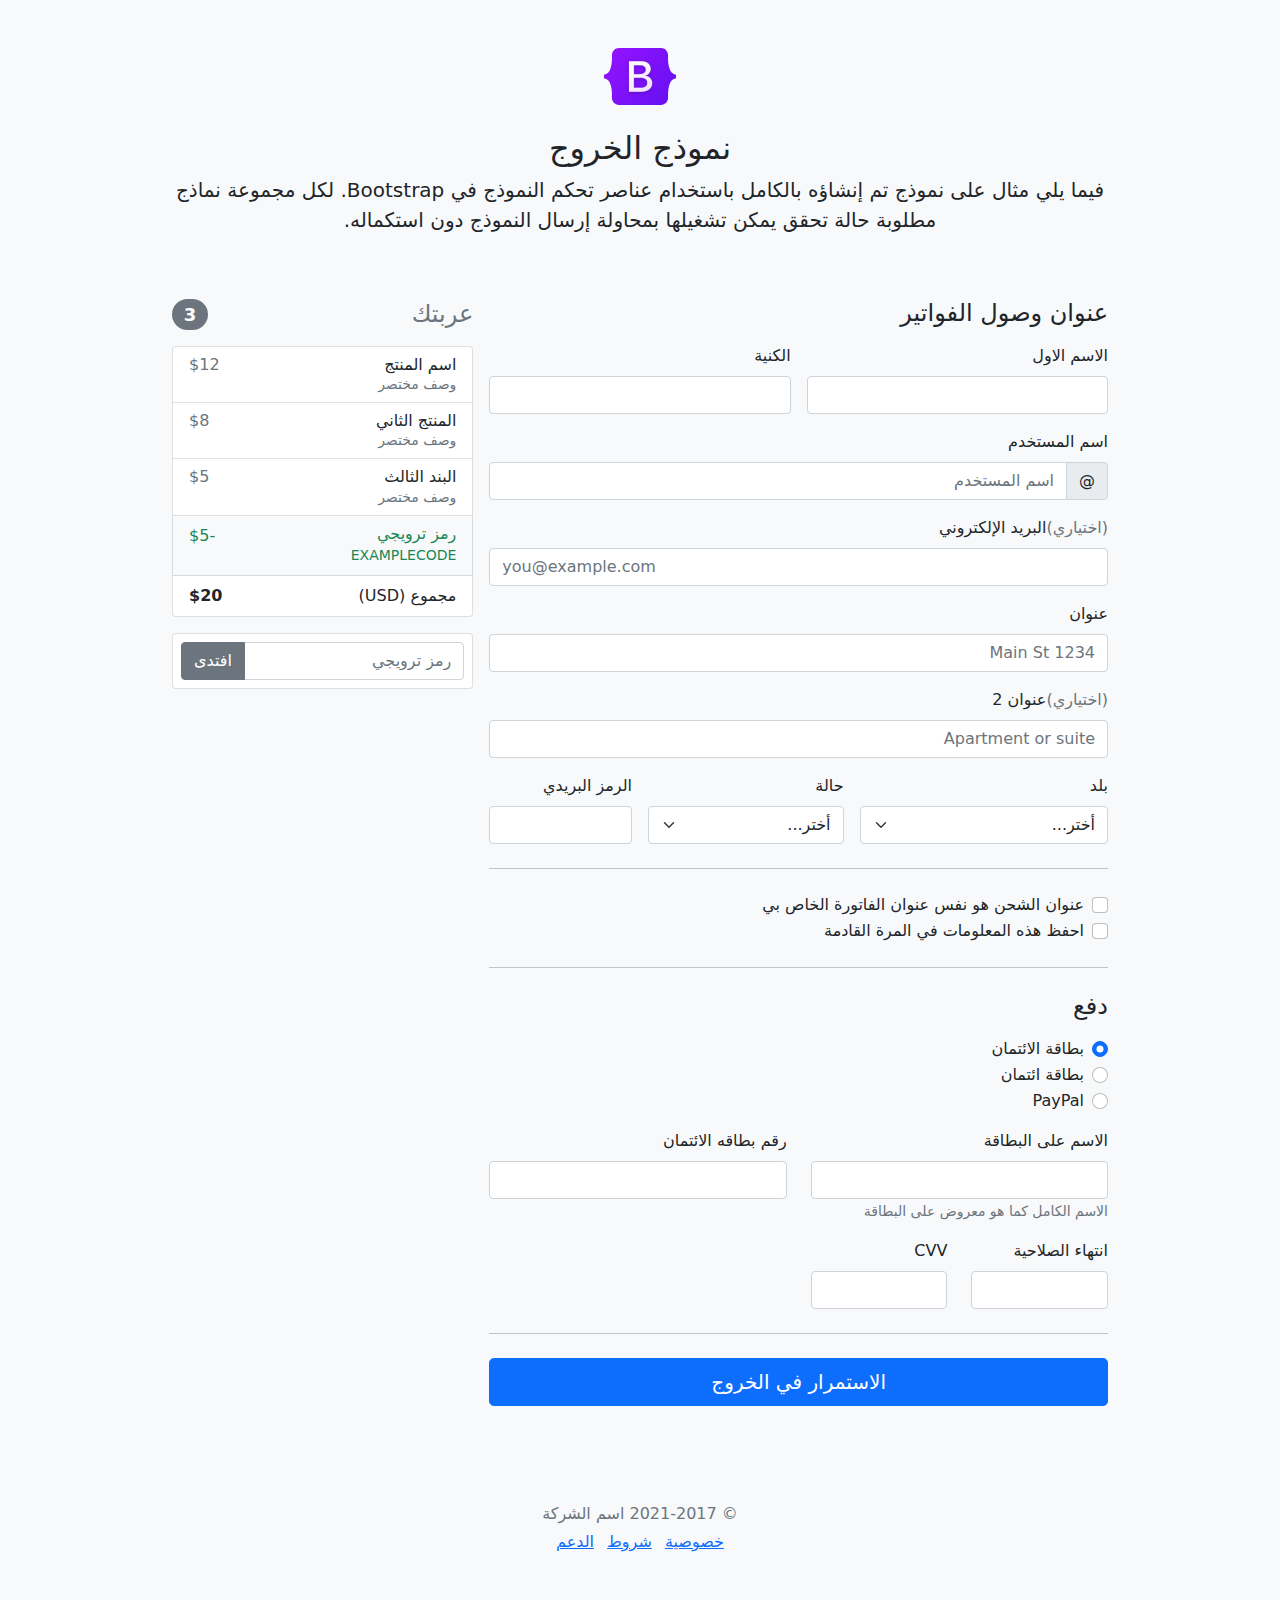
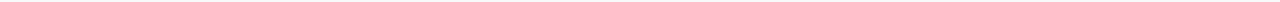
<file: bootstrap-5.0.0-beta2-examples/checkout-rtl/index.html>
<!doctype html>
<html lang="ar" dir="rtl">
  <head>
    <meta charset="utf-8">
    <meta name="viewport" content="width=device-width, initial-scale=1">
    <meta name="description" content="">
    <meta name="author" content="Mark Otto, Jacob Thornton, and Bootstrap contributors">
    <meta name="generator" content="Hugo 0.80.0">
    <title>مثال الخروج · Bootstrap v5.0</title>

    <link rel="canonical" href="https://getbootstrap.com/docs/5.0/examples/checkout-rtl/">

    

    <!-- Bootstrap core CSS -->
<link href="../assets/dist/css/bootstrap.rtl.min.css" rel="stylesheet">

    <style>
      .bd-placeholder-img {
        font-size: 1.125rem;
        text-anchor: middle;
        -webkit-user-select: none;
        -moz-user-select: none;
        user-select: none;
      }

      @media (min-width: 768px) {
        .bd-placeholder-img-lg {
          font-size: 3.5rem;
        }
      }
    </style>

    
    <!-- Custom styles for this template -->
    <link href="../checkout/form-validation.css" rel="stylesheet">
  </head>
  <body class="bg-light">
    
<div class="container">
  <main>
    <div class="py-5 text-center">
      <img class="d-block mx-auto mb-4" src="../assets/brand/bootstrap-logo.svg" alt="" width="72" height="57">
      <h2>نموذج الخروج</h2>
      <p class="lead">فيما يلي مثال على نموذج تم إنشاؤه بالكامل باستخدام عناصر تحكم النموذج في Bootstrap. لكل مجموعة نماذج مطلوبة حالة تحقق يمكن تشغيلها بمحاولة إرسال النموذج دون استكماله.</p>
    </div>

    <div class="row g-3">
      <div class="col-md-5 col-lg-4 order-md-last">
        <h4 class="d-flex justify-content-between align-items-center mb-3">
          <span class="text-muted">عربتك</span>
          <span class="badge bg-secondary rounded-pill">3</span>
        </h4>
        <ul class="list-group mb-3">
          <li class="list-group-item d-flex justify-content-between lh-sm">
            <div>
              <h6 class="my-0">اسم المنتج</h6>
              <small class="text-muted">وصف مختصر</small>
            </div>
            <span class="text-muted">$12</span>
          </li>
          <li class="list-group-item d-flex justify-content-between lh-sm">
            <div>
              <h6 class="my-0">المنتج الثاني</h6>
              <small class="text-muted">وصف مختصر</small>
            </div>
            <span class="text-muted">$8</span>
          </li>
          <li class="list-group-item d-flex justify-content-between lh-sm">
            <div>
              <h6 class="my-0">البند الثالث</h6>
              <small class="text-muted">وصف مختصر</small>
            </div>
            <span class="text-muted">$5</span>
          </li>
          <li class="list-group-item d-flex justify-content-between bg-light">
            <div class="text-success">
              <h6 class="my-0">رمز ترويجي</h6>
              <small>EXAMPLECODE</small>
            </div>
            <span class="text-success">-$5</span>
          </li>
          <li class="list-group-item d-flex justify-content-between">
            <span>مجموع (USD)</span>
            <strong>$20</strong>
          </li>
        </ul>

        <form class="card p-2">
          <div class="input-group">
            <input type="text" class="form-control" placeholder="رمز ترويجي">
            <button type="submit" class="btn btn-secondary">افتدى</button>
          </div>
        </form>
      </div>
      <div class="col-md-7 col-lg-8">
        <h4 class="mb-3">عنوان وصول الفواتير</h4>
        <form class="needs-validation" novalidate>
          <div class="row g-3">
            <div class="col-sm-6">
              <label for="firstName" class="form-label">الاسم الاول</label>
              <input type="text" class="form-control" id="firstName" placeholder="" value="" required>
              <div class="invalid-feedback">
                مطلوب الاسم الأول صالح.
              </div>
            </div>

            <div class="col-sm-6">
              <label for="lastName" class="form-label">الكنية</label>
              <input type="text" class="form-control" id="lastName" placeholder="" value="" required>
              <div class="invalid-feedback">
                مطلوب اسم أخير صالح.
              </div>
            </div>

            <div class="col-12">
              <label for="username" class="form-label">اسم المستخدم</label>
              <div class="input-group has-validation">
                <span class="input-group-text">@</span>
                <input type="text" class="form-control" id="username" placeholder="اسم المستخدم" required>
              <div class="invalid-feedback">
                اسم المستخدم الخاص بك مطلوب.
                </div>
              </div>
            </div>

            <div class="col-12">
              <label for="email" class="form-label"><span class="text-muted">(اختياري)</span>البريد الإلكتروني </label>
              <input type="email" class="form-control" id="email" placeholder="you@example.com">
              <div class="invalid-feedback">
                يرجى إدخال عنوان بريد إلكتروني صالح لتحديثات الشحن.
              </div>
            </div>

            <div class="col-12">
              <label for="address" class="form-label">عنوان</label>
              <input type="text" class="form-control" id="address" placeholder="1234 Main St" required>
              <div class="invalid-feedback">
                يرجى إدخال عنوان الشحن الخاص بك.
              </div>
            </div>

            <div class="col-12">
              <label for="address2" class="form-label"><span class="text-muted">(اختياري)</span>عنوان 2 </label>
              <input type="text" class="form-control" id="address2" placeholder="Apartment or suite">
            </div>

            <div class="col-md-5">
              <label for="country" class="form-label">بلد</label>
              <select class="form-select" id="country" required>
                <option value="">أختر...</option>
                <option>الولايات المتحدة الأمريكية</option>
              </select>
              <div class="invalid-feedback">
                يرجى تحديد بلد صالح.
              </div>
            </div>

            <div class="col-md-4">
              <label for="state" class="form-label">حالة</label>
              <select class="form-select" id="state" required>
                <option value="">أختر...</option>
                <option>كاليفورنيا</option>
              </select>
              <div class="invalid-feedback">
                يرجى تقديم حالة صالحة.
              </div>
            </div>

            <div class="col-md-3">
              <label for="zip" class="form-label">الرمز البريدي</label>
              <input type="text" class="form-control" id="zip" placeholder="" required>
              <div class="invalid-feedback">
                الرمز البريدي مطلوب.
              </div>
            </div>
          </div>

          <hr class="my-4">

          <div class="form-check">
            <input type="checkbox" class="form-check-input" id="same-address">
            <label class="form-check-label" for="same-address">عنوان الشحن هو نفس عنوان الفاتورة الخاص بي</label>
          </div>

          <div class="form-check">
            <input type="checkbox" class="form-check-input" id="save-info">
            <label class="form-check-label" for="save-info">احفظ هذه المعلومات في المرة القادمة</label>
          </div>

          <hr class="my-4">

          <h4 class="mb-3">دفع</h4>

          <div class="my-3">
            <div class="form-check">
              <input id="credit" name="paymentMethod" type="radio" class="form-check-input" checked required>
              <label class="form-check-label" for="credit">بطاقة الائتمان</label>
            </div>
            <div class="form-check">
              <input id="debit" name="paymentMethod" type="radio" class="form-check-input" required>
              <label class="form-check-label" for="debit">بطاقة ائتمان</label>
            </div>
            <div class="form-check">
              <input id="paypal" name="paymentMethod" type="radio" class="form-check-input" required>
              <label class="form-check-label" for="paypal">PayPal</label>
            </div>
          </div>

          <div class="row gy-3">
            <div class="col-md-6">
              <label for="cc-name" class="form-label">الاسم على البطاقة</label>
              <input type="text" class="form-control" id="cc-name" placeholder="" required>
              <small class="text-muted">الاسم الكامل كما هو معروض على البطاقة</small>
              <div class="invalid-feedback">
                الاسم على البطاقة مطلوب
              </div>
            </div>

            <div class="col-md-6">
              <label for="cc-number" class="form-label">رقم بطاقه الائتمان</label>
              <input type="text" class="form-control" id="cc-number" placeholder="" required>
              <div class="invalid-feedback">
                رقم بطاقة الائتمان مطلوب
              </div>
            </div>

            <div class="col-md-3">
              <label for="cc-expiration" class="form-label">انتهاء الصلاحية</label>
              <input type="text" class="form-control" id="cc-expiration" placeholder="" required>
              <div class="invalid-feedback">
                تاريخ انتهاء الصلاحية مطلوب
              </div>
            </div>

            <div class="col-md-3">
              <label for="cc-cvv" class="form-label">CVV</label>
              <input type="text" class="form-control" id="cc-cvv" placeholder="" required>
              <div class="invalid-feedback">
                رمز الحماية مطلوب
              </div>
            </div>
          </div>

          <hr class="my-4">

          <button class="w-100 btn btn-primary btn-lg" type="submit">الاستمرار في الخروج</button>
        </form>
      </div>
    </div>
  </main>
  <footer class="my-5 pt-5 text-muted text-center text-small">
    <p class="mb-1">&copy; 2021-2017 اسم الشركة</p>
    <ul class="list-inline">
      <li class="list-inline-item"><a href="#">خصوصية</a></li>
      <li class="list-inline-item"><a href="#">شروط</a></li>
      <li class="list-inline-item"><a href="#">الدعم</a></li>
    </ul>
  </footer>
</div>


    <script src="../assets/dist/js/bootstrap.bundle.min.js"></script>

      <script src="../checkout/form-validation.js"></script>
  </body>
</html>
</file>
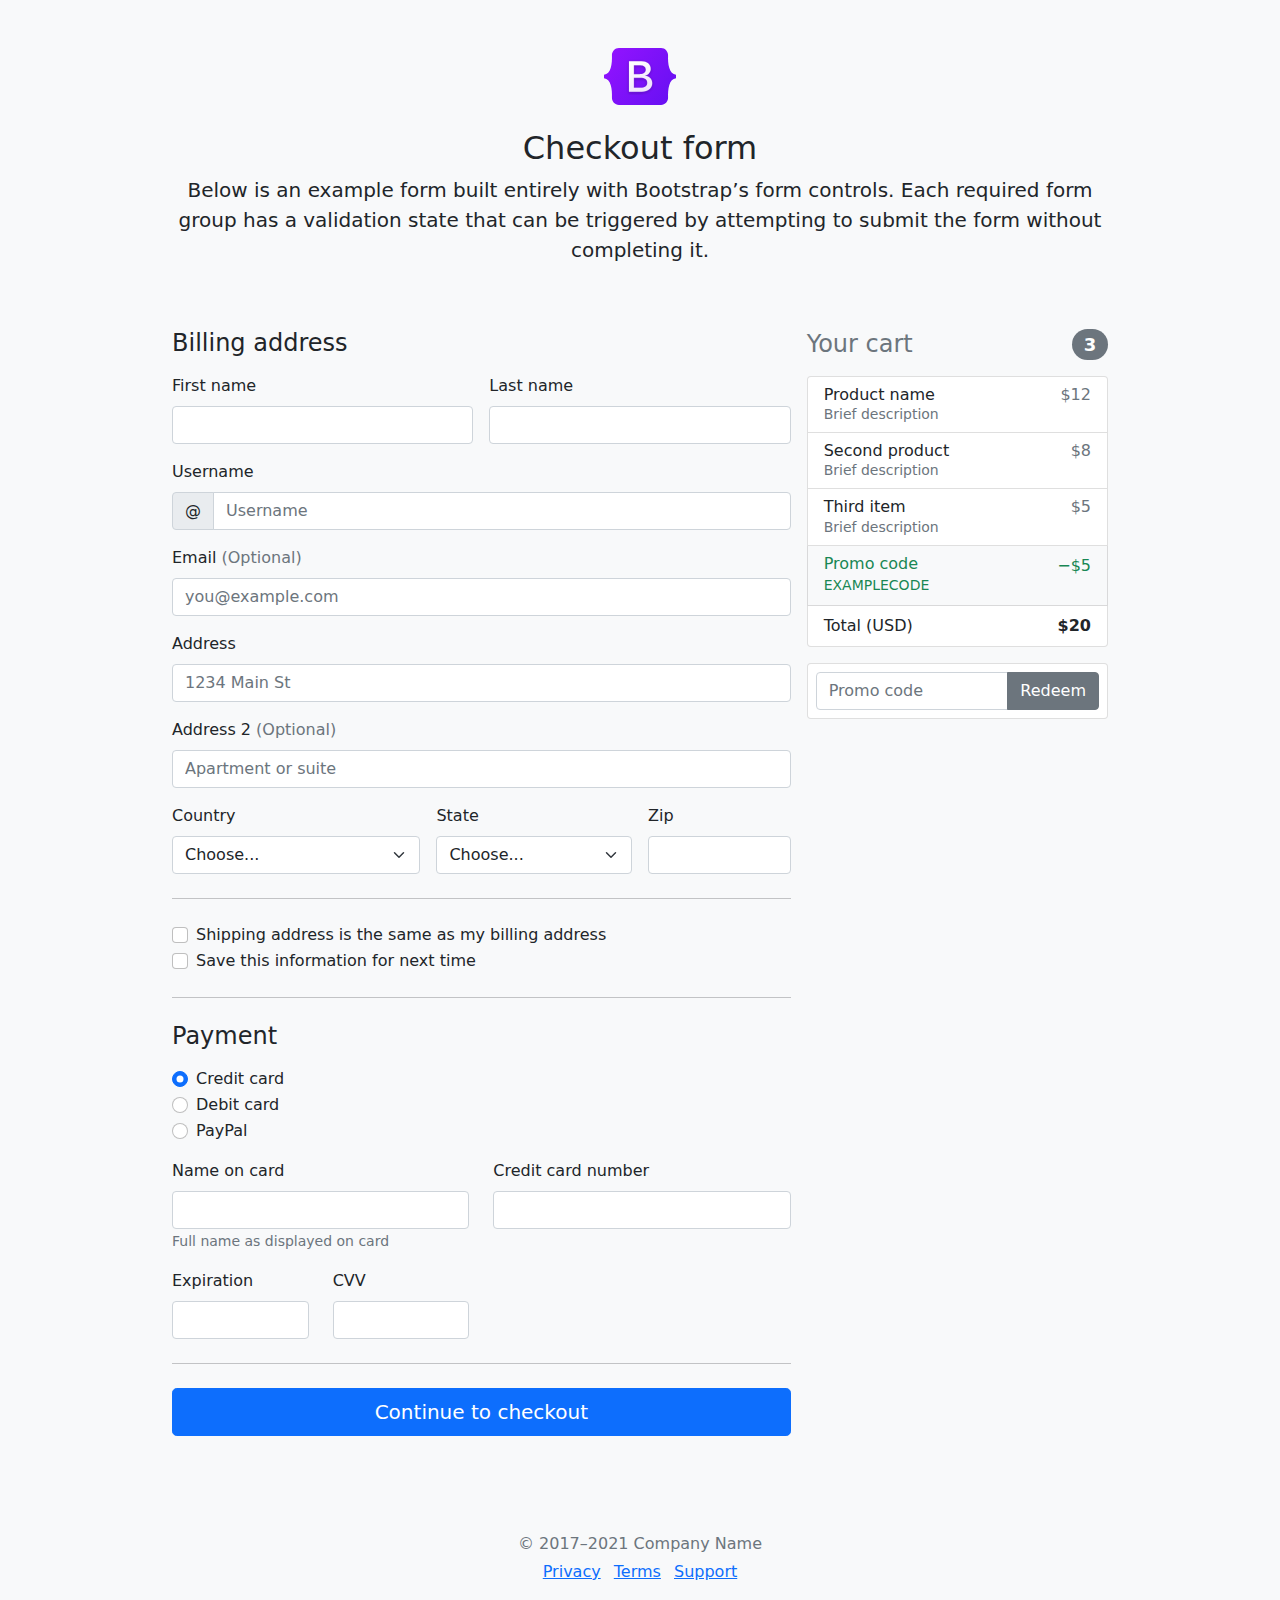
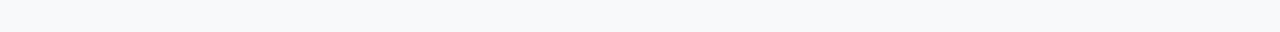
<file: bootstrap-5.0.0-beta2-examples/checkout/index.html>
<!doctype html>
<html lang="en">
  <head>
    <meta charset="utf-8">
    <meta name="viewport" content="width=device-width, initial-scale=1">
    <meta name="description" content="">
    <meta name="author" content="Mark Otto, Jacob Thornton, and Bootstrap contributors">
    <meta name="generator" content="Hugo 0.80.0">
    <title>Checkout example · Bootstrap v5.0</title>

    <link rel="canonical" href="https://getbootstrap.com/docs/5.0/examples/checkout/">

    

    <!-- Bootstrap core CSS -->
<link href="../assets/dist/css/bootstrap.min.css" rel="stylesheet">

    <style>
      .bd-placeholder-img {
        font-size: 1.125rem;
        text-anchor: middle;
        -webkit-user-select: none;
        -moz-user-select: none;
        user-select: none;
      }

      @media (min-width: 768px) {
        .bd-placeholder-img-lg {
          font-size: 3.5rem;
        }
      }
    </style>

    
    <!-- Custom styles for this template -->
    <link href="form-validation.css" rel="stylesheet">
  </head>
  <body class="bg-light">
    
<div class="container">
  <main>
    <div class="py-5 text-center">
      <img class="d-block mx-auto mb-4" src="../assets/brand/bootstrap-logo.svg" alt="" width="72" height="57">
      <h2>Checkout form</h2>
      <p class="lead">Below is an example form built entirely with Bootstrap’s form controls. Each required form group has a validation state that can be triggered by attempting to submit the form without completing it.</p>
    </div>

    <div class="row g-3">
      <div class="col-md-5 col-lg-4 order-md-last">
        <h4 class="d-flex justify-content-between align-items-center mb-3">
          <span class="text-muted">Your cart</span>
          <span class="badge bg-secondary rounded-pill">3</span>
        </h4>
        <ul class="list-group mb-3">
          <li class="list-group-item d-flex justify-content-between lh-sm">
            <div>
              <h6 class="my-0">Product name</h6>
              <small class="text-muted">Brief description</small>
            </div>
            <span class="text-muted">$12</span>
          </li>
          <li class="list-group-item d-flex justify-content-between lh-sm">
            <div>
              <h6 class="my-0">Second product</h6>
              <small class="text-muted">Brief description</small>
            </div>
            <span class="text-muted">$8</span>
          </li>
          <li class="list-group-item d-flex justify-content-between lh-sm">
            <div>
              <h6 class="my-0">Third item</h6>
              <small class="text-muted">Brief description</small>
            </div>
            <span class="text-muted">$5</span>
          </li>
          <li class="list-group-item d-flex justify-content-between bg-light">
            <div class="text-success">
              <h6 class="my-0">Promo code</h6>
              <small>EXAMPLECODE</small>
            </div>
            <span class="text-success">−$5</span>
          </li>
          <li class="list-group-item d-flex justify-content-between">
            <span>Total (USD)</span>
            <strong>$20</strong>
          </li>
        </ul>

        <form class="card p-2">
          <div class="input-group">
            <input type="text" class="form-control" placeholder="Promo code">
            <button type="submit" class="btn btn-secondary">Redeem</button>
          </div>
        </form>
      </div>
      <div class="col-md-7 col-lg-8">
        <h4 class="mb-3">Billing address</h4>
        <form class="needs-validation" novalidate>
          <div class="row g-3">
            <div class="col-sm-6">
              <label for="firstName" class="form-label">First name</label>
              <input type="text" class="form-control" id="firstName" placeholder="" value="" required>
              <div class="invalid-feedback">
                Valid first name is required.
              </div>
            </div>

            <div class="col-sm-6">
              <label for="lastName" class="form-label">Last name</label>
              <input type="text" class="form-control" id="lastName" placeholder="" value="" required>
              <div class="invalid-feedback">
                Valid last name is required.
              </div>
            </div>

            <div class="col-12">
              <label for="username" class="form-label">Username</label>
              <div class="input-group has-validation">
                <span class="input-group-text">@</span>
                <input type="text" class="form-control" id="username" placeholder="Username" required>
              <div class="invalid-feedback">
                  Your username is required.
                </div>
              </div>
            </div>

            <div class="col-12">
              <label for="email" class="form-label">Email <span class="text-muted">(Optional)</span></label>
              <input type="email" class="form-control" id="email" placeholder="you@example.com">
              <div class="invalid-feedback">
                Please enter a valid email address for shipping updates.
              </div>
            </div>

            <div class="col-12">
              <label for="address" class="form-label">Address</label>
              <input type="text" class="form-control" id="address" placeholder="1234 Main St" required>
              <div class="invalid-feedback">
                Please enter your shipping address.
              </div>
            </div>

            <div class="col-12">
              <label for="address2" class="form-label">Address 2 <span class="text-muted">(Optional)</span></label>
              <input type="text" class="form-control" id="address2" placeholder="Apartment or suite">
            </div>

            <div class="col-md-5">
              <label for="country" class="form-label">Country</label>
              <select class="form-select" id="country" required>
                <option value="">Choose...</option>
                <option>United States</option>
              </select>
              <div class="invalid-feedback">
                Please select a valid country.
              </div>
            </div>

            <div class="col-md-4">
              <label for="state" class="form-label">State</label>
              <select class="form-select" id="state" required>
                <option value="">Choose...</option>
                <option>California</option>
              </select>
              <div class="invalid-feedback">
                Please provide a valid state.
              </div>
            </div>

            <div class="col-md-3">
              <label for="zip" class="form-label">Zip</label>
              <input type="text" class="form-control" id="zip" placeholder="" required>
              <div class="invalid-feedback">
                Zip code required.
              </div>
            </div>
          </div>

          <hr class="my-4">

          <div class="form-check">
            <input type="checkbox" class="form-check-input" id="same-address">
            <label class="form-check-label" for="same-address">Shipping address is the same as my billing address</label>
          </div>

          <div class="form-check">
            <input type="checkbox" class="form-check-input" id="save-info">
            <label class="form-check-label" for="save-info">Save this information for next time</label>
          </div>

          <hr class="my-4">

          <h4 class="mb-3">Payment</h4>

          <div class="my-3">
            <div class="form-check">
              <input id="credit" name="paymentMethod" type="radio" class="form-check-input" checked required>
              <label class="form-check-label" for="credit">Credit card</label>
            </div>
            <div class="form-check">
              <input id="debit" name="paymentMethod" type="radio" class="form-check-input" required>
              <label class="form-check-label" for="debit">Debit card</label>
            </div>
            <div class="form-check">
              <input id="paypal" name="paymentMethod" type="radio" class="form-check-input" required>
              <label class="form-check-label" for="paypal">PayPal</label>
            </div>
          </div>

          <div class="row gy-3">
            <div class="col-md-6">
              <label for="cc-name" class="form-label">Name on card</label>
              <input type="text" class="form-control" id="cc-name" placeholder="" required>
              <small class="text-muted">Full name as displayed on card</small>
              <div class="invalid-feedback">
                Name on card is required
              </div>
            </div>

            <div class="col-md-6">
              <label for="cc-number" class="form-label">Credit card number</label>
              <input type="text" class="form-control" id="cc-number" placeholder="" required>
              <div class="invalid-feedback">
                Credit card number is required
              </div>
            </div>

            <div class="col-md-3">
              <label for="cc-expiration" class="form-label">Expiration</label>
              <input type="text" class="form-control" id="cc-expiration" placeholder="" required>
              <div class="invalid-feedback">
                Expiration date required
              </div>
            </div>

            <div class="col-md-3">
              <label for="cc-cvv" class="form-label">CVV</label>
              <input type="text" class="form-control" id="cc-cvv" placeholder="" required>
              <div class="invalid-feedback">
                Security code required
              </div>
            </div>
          </div>

          <hr class="my-4">

          <button class="w-100 btn btn-primary btn-lg" type="submit">Continue to checkout</button>
        </form>
      </div>
    </div>
  </main>

  <footer class="my-5 pt-5 text-muted text-center text-small">
    <p class="mb-1">&copy; 2017–2021 Company Name</p>
    <ul class="list-inline">
      <li class="list-inline-item"><a href="#">Privacy</a></li>
      <li class="list-inline-item"><a href="#">Terms</a></li>
      <li class="list-inline-item"><a href="#">Support</a></li>
    </ul>
  </footer>
</div>


    <script src="../assets/dist/js/bootstrap.bundle.min.js"></script>

      <script src="form-validation.js"></script>
  </body>
</html>
</file>
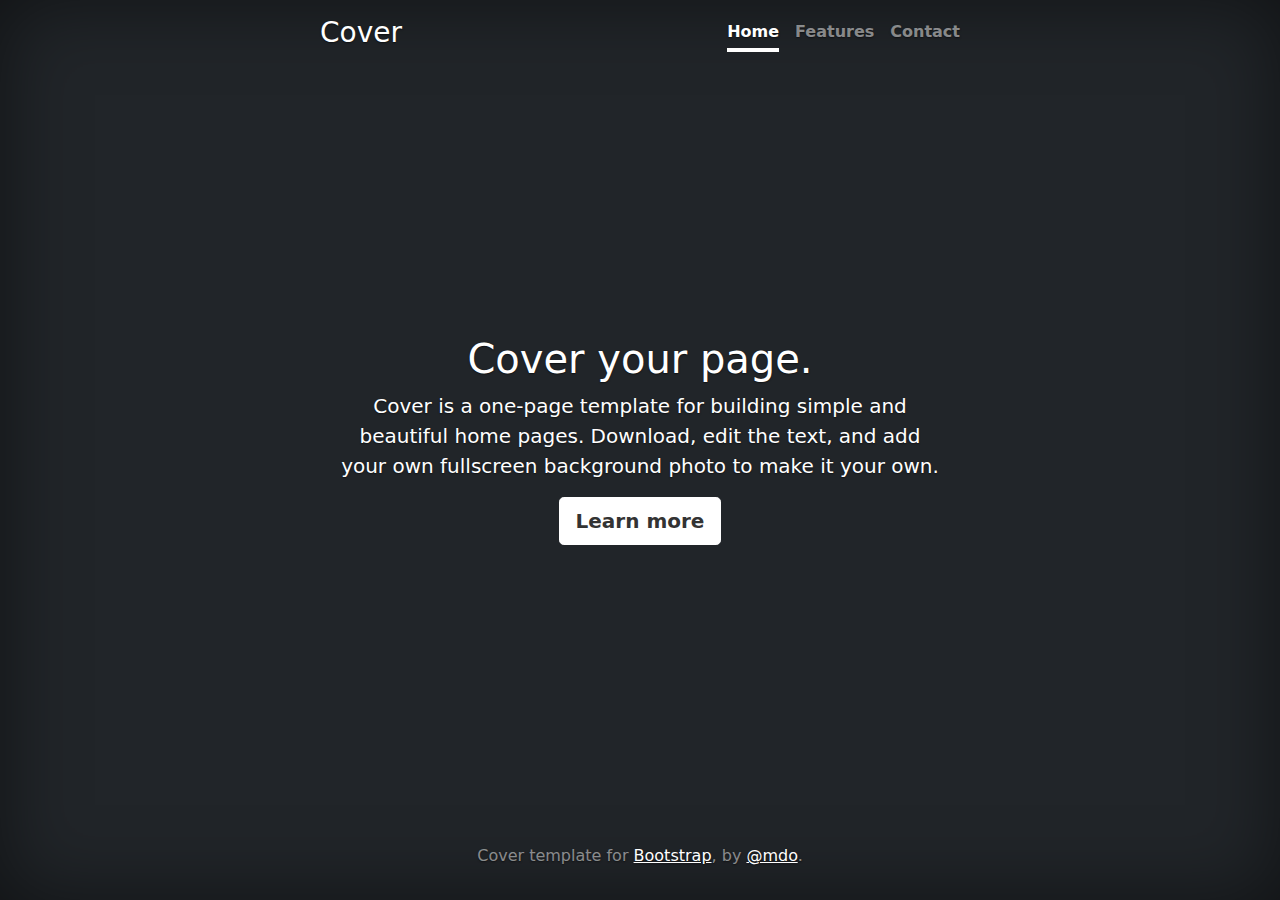
<file: bootstrap-5.0.0-beta2-examples/cover/index.html>
<!doctype html>
<html lang="en" class="h-100">
  <head>
    <meta charset="utf-8">
    <meta name="viewport" content="width=device-width, initial-scale=1">
    <meta name="description" content="">
    <meta name="author" content="Mark Otto, Jacob Thornton, and Bootstrap contributors">
    <meta name="generator" content="Hugo 0.80.0">
    <title>Cover Template · Bootstrap v5.0</title>

    <link rel="canonical" href="https://getbootstrap.com/docs/5.0/examples/cover/">

    

    <!-- Bootstrap core CSS -->
<link href="../assets/dist/css/bootstrap.min.css" rel="stylesheet">

    <style>
      .bd-placeholder-img {
        font-size: 1.125rem;
        text-anchor: middle;
        -webkit-user-select: none;
        -moz-user-select: none;
        user-select: none;
      }

      @media (min-width: 768px) {
        .bd-placeholder-img-lg {
          font-size: 3.5rem;
        }
      }
    </style>

    
    <!-- Custom styles for this template -->
    <link href="cover.css" rel="stylesheet">
  </head>
  <body class="d-flex h-100 text-center text-white bg-dark">
    
<div class="cover-container d-flex w-100 h-100 p-3 mx-auto flex-column">
  <header class="mb-auto">
    <div>
      <h3 class="float-md-start mb-0">Cover</h3>
      <nav class="nav nav-masthead justify-content-center float-md-end">
        <a class="nav-link active" aria-current="page" href="#">Home</a>
        <a class="nav-link" href="#">Features</a>
        <a class="nav-link" href="#">Contact</a>
      </nav>
    </div>
  </header>

  <main class="px-3">
    <h1>Cover your page.</h1>
    <p class="lead">Cover is a one-page template for building simple and beautiful home pages. Download, edit the text, and add your own fullscreen background photo to make it your own.</p>
    <p class="lead">
      <a href="#" class="btn btn-lg btn-secondary fw-bold border-white bg-white">Learn more</a>
    </p>
  </main>

  <footer class="mt-auto text-white-50">
    <p>Cover template for <a href="https://getbootstrap.com/" class="text-white">Bootstrap</a>, by <a href="https://twitter.com/mdo" class="text-white">@mdo</a>.</p>
  </footer>
</div>


    
  </body>
</html>
</file>
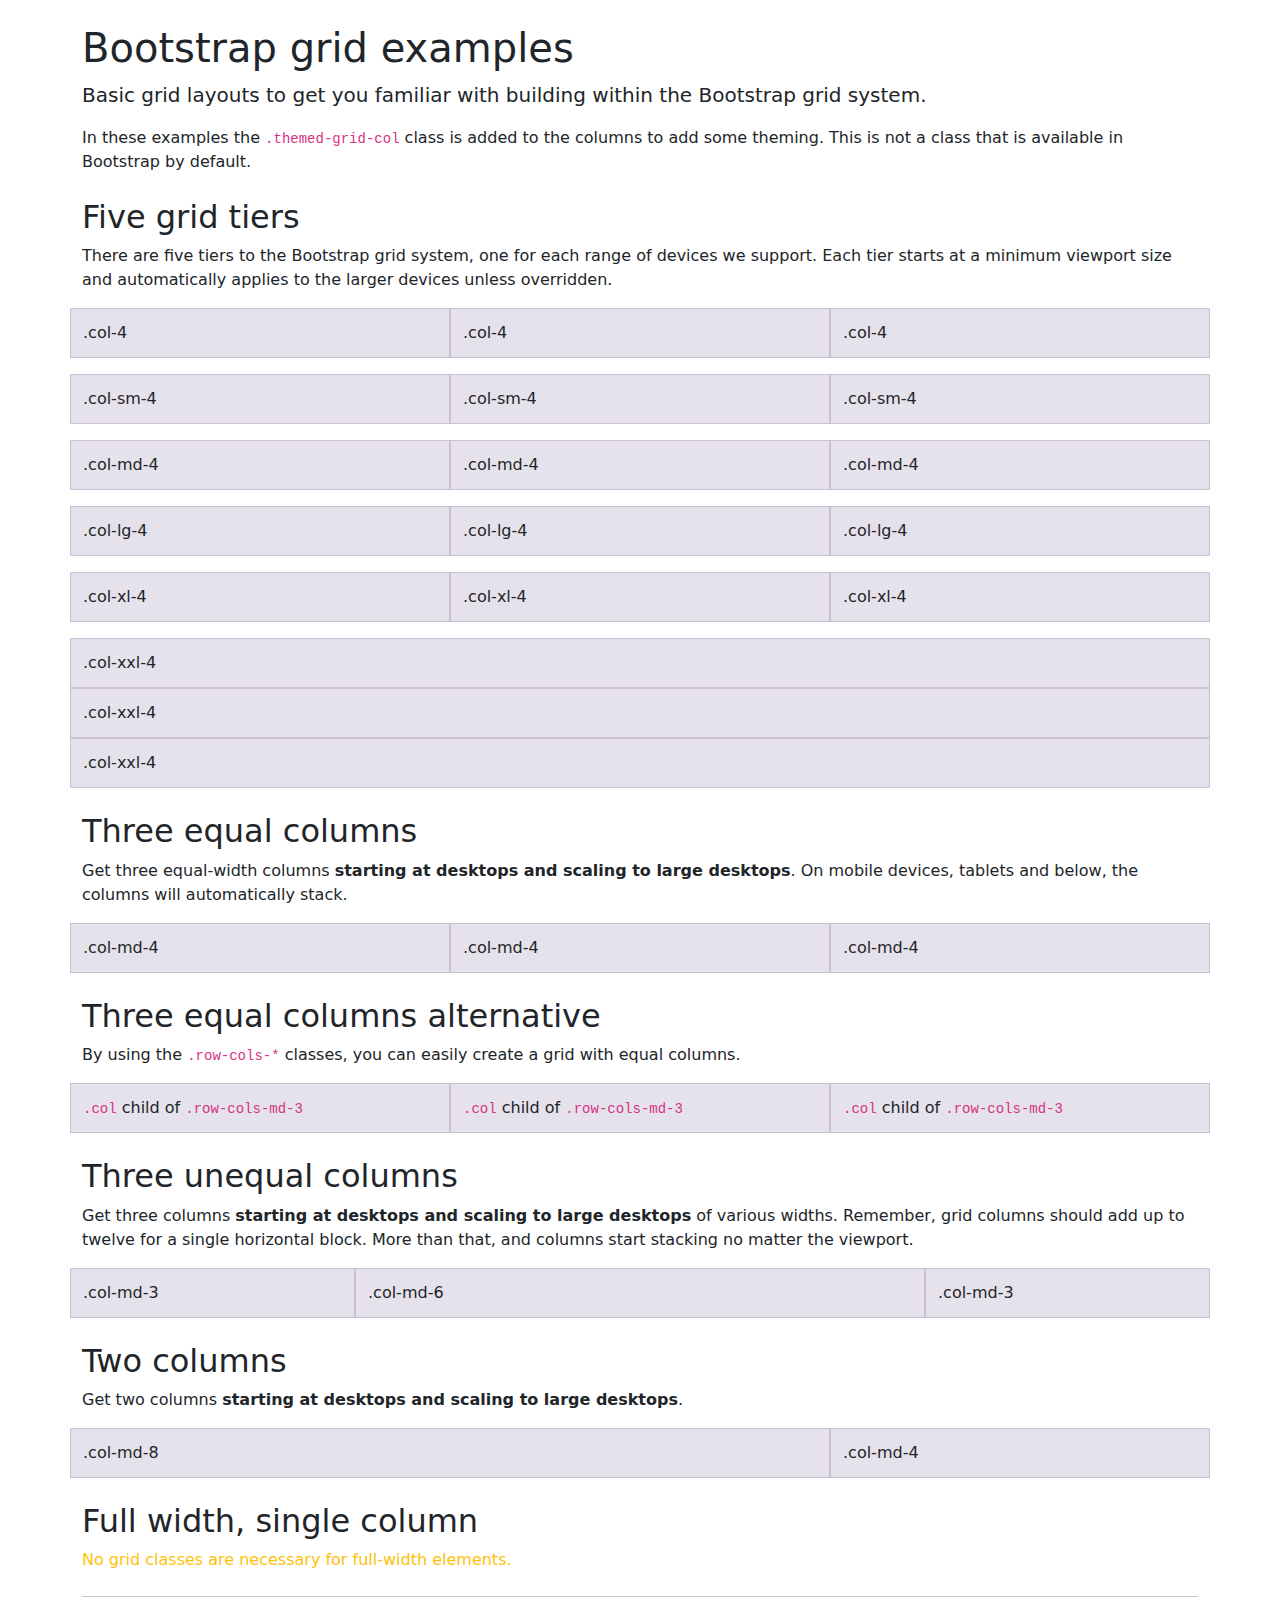
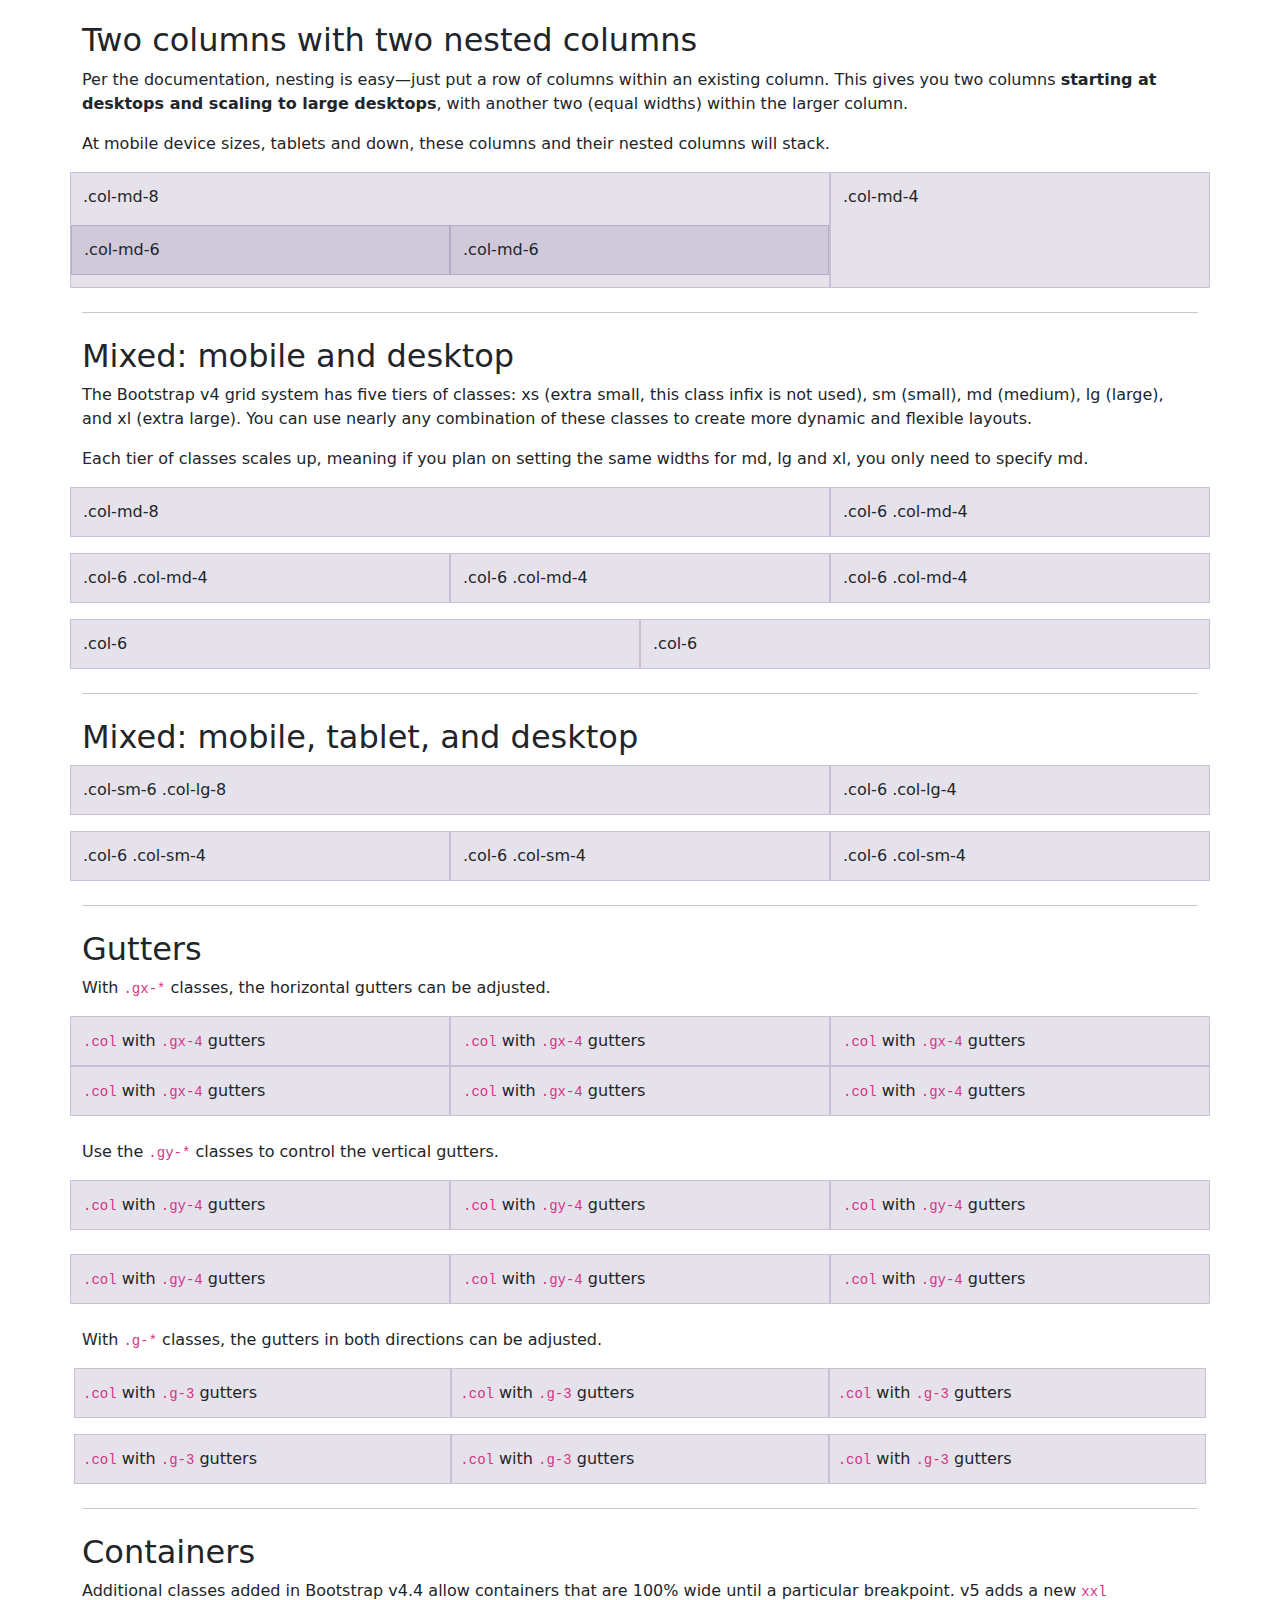
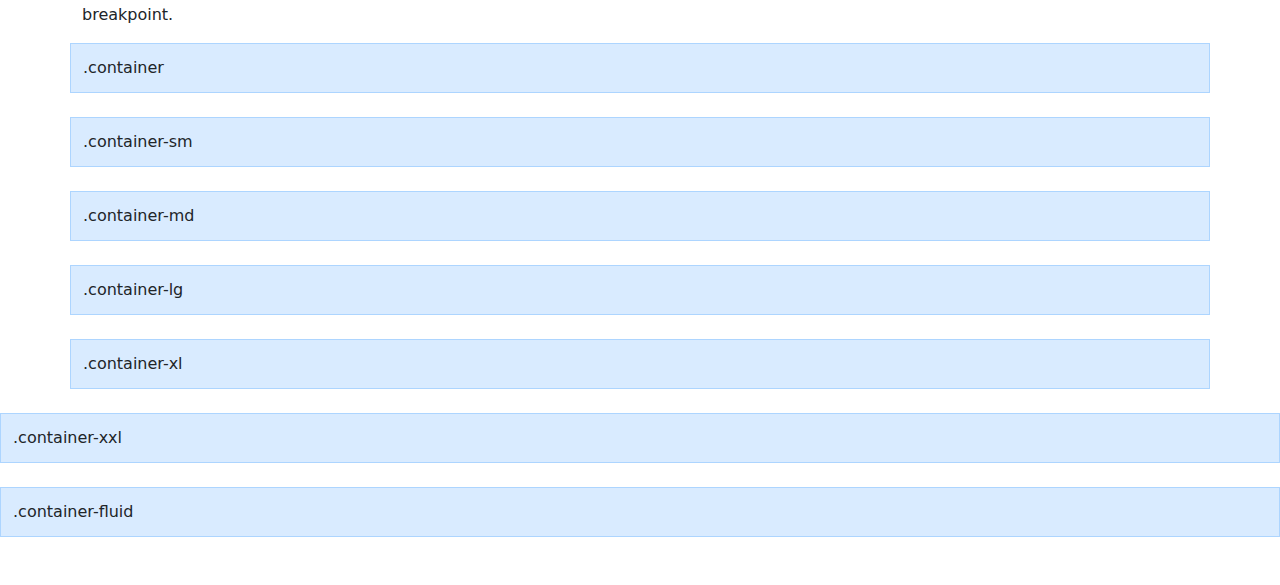
<file: bootstrap-5.0.0-beta2-examples/grid/index.html>
<!doctype html>
<html lang="en">
  <head>
    <meta charset="utf-8">
    <meta name="viewport" content="width=device-width, initial-scale=1">
    <meta name="description" content="">
    <meta name="author" content="Mark Otto, Jacob Thornton, and Bootstrap contributors">
    <meta name="generator" content="Hugo 0.80.0">
    <title>Grid Template · Bootstrap v5.0</title>

    <link rel="canonical" href="https://getbootstrap.com/docs/5.0/examples/grid/">

    

    <!-- Bootstrap core CSS -->
<link href="../assets/dist/css/bootstrap.min.css" rel="stylesheet">

    <style>
      .bd-placeholder-img {
        font-size: 1.125rem;
        text-anchor: middle;
        -webkit-user-select: none;
        -moz-user-select: none;
        user-select: none;
      }

      @media (min-width: 768px) {
        .bd-placeholder-img-lg {
          font-size: 3.5rem;
        }
      }
    </style>

    
    <!-- Custom styles for this template -->
    <link href="grid.css" rel="stylesheet">
  </head>
  <body class="py-4">
    
<main>
  <div class="container">

    <h1>Bootstrap grid examples</h1>
    <p class="lead">Basic grid layouts to get you familiar with building within the Bootstrap grid system.</p>
    <p>In these examples the <code>.themed-grid-col</code> class is added to the columns to add some theming. This is not a class that is available in Bootstrap by default.</p>

    <h2 class="mt-4">Five grid tiers</h2>
    <p>There are five tiers to the Bootstrap grid system, one for each range of devices we support. Each tier starts at a minimum viewport size and automatically applies to the larger devices unless overridden.</p>

    <div class="row mb-3">
      <div class="col-4 themed-grid-col">.col-4</div>
      <div class="col-4 themed-grid-col">.col-4</div>
      <div class="col-4 themed-grid-col">.col-4</div>
    </div>

    <div class="row mb-3">
      <div class="col-sm-4 themed-grid-col">.col-sm-4</div>
      <div class="col-sm-4 themed-grid-col">.col-sm-4</div>
      <div class="col-sm-4 themed-grid-col">.col-sm-4</div>
    </div>

    <div class="row mb-3">
      <div class="col-md-4 themed-grid-col">.col-md-4</div>
      <div class="col-md-4 themed-grid-col">.col-md-4</div>
      <div class="col-md-4 themed-grid-col">.col-md-4</div>
    </div>

    <div class="row mb-3">
      <div class="col-lg-4 themed-grid-col">.col-lg-4</div>
      <div class="col-lg-4 themed-grid-col">.col-lg-4</div>
      <div class="col-lg-4 themed-grid-col">.col-lg-4</div>
    </div>

    <div class="row mb-3">
      <div class="col-xl-4 themed-grid-col">.col-xl-4</div>
      <div class="col-xl-4 themed-grid-col">.col-xl-4</div>
      <div class="col-xl-4 themed-grid-col">.col-xl-4</div>
    </div>

    <div class="row mb-3">
      <div class="col-xxl-4 themed-grid-col">.col-xxl-4</div>
      <div class="col-xxl-4 themed-grid-col">.col-xxl-4</div>
      <div class="col-xxl-4 themed-grid-col">.col-xxl-4</div>
    </div>

    <h2 class="mt-4">Three equal columns</h2>
    <p>Get three equal-width columns <strong>starting at desktops and scaling to large desktops</strong>. On mobile devices, tablets and below, the columns will automatically stack.</p>
    <div class="row mb-3">
      <div class="col-md-4 themed-grid-col">.col-md-4</div>
      <div class="col-md-4 themed-grid-col">.col-md-4</div>
      <div class="col-md-4 themed-grid-col">.col-md-4</div>
    </div>

    <h2 class="mt-4">Three equal columns alternative</h2>
    <p>By using the <code>.row-cols-*</code> classes, you can easily create a grid with equal columns.</p>
    <div class="row row-cols-md-3 mb-3">
      <div class="col themed-grid-col"><code>.col</code> child of <code>.row-cols-md-3</code></div>
      <div class="col themed-grid-col"><code>.col</code> child of <code>.row-cols-md-3</code></div>
      <div class="col themed-grid-col"><code>.col</code> child of <code>.row-cols-md-3</code></div>
    </div>

    <h2 class="mt-4">Three unequal columns</h2>
    <p>Get three columns <strong>starting at desktops and scaling to large desktops</strong> of various widths. Remember, grid columns should add up to twelve for a single horizontal block. More than that, and columns start stacking no matter the viewport.</p>
    <div class="row mb-3">
      <div class="col-md-3 themed-grid-col">.col-md-3</div>
      <div class="col-md-6 themed-grid-col">.col-md-6</div>
      <div class="col-md-3 themed-grid-col">.col-md-3</div>
    </div>

    <h2 class="mt-4">Two columns</h2>
    <p>Get two columns <strong>starting at desktops and scaling to large desktops</strong>.</p>
    <div class="row mb-3">
      <div class="col-md-8 themed-grid-col">.col-md-8</div>
      <div class="col-md-4 themed-grid-col">.col-md-4</div>
    </div>

    <h2 class="mt-4">Full width, single column</h2>
    <p class="text-warning">
      No grid classes are necessary for full-width elements.
    </p>

    <hr class="my-4">

    <h2 class="mt-4">Two columns with two nested columns</h2>
    <p>Per the documentation, nesting is easy—just put a row of columns within an existing column. This gives you two columns <strong>starting at desktops and scaling to large desktops</strong>, with another two (equal widths) within the larger column.</p>
    <p>At mobile device sizes, tablets and down, these columns and their nested columns will stack.</p>
    <div class="row mb-3">
      <div class="col-md-8 themed-grid-col">
        <div class="pb-3">
          .col-md-8
        </div>
        <div class="row">
          <div class="col-md-6 themed-grid-col">.col-md-6</div>
          <div class="col-md-6 themed-grid-col">.col-md-6</div>
        </div>
      </div>
      <div class="col-md-4 themed-grid-col">.col-md-4</div>
    </div>

    <hr class="my-4">

    <h2 class="mt-4">Mixed: mobile and desktop</h2>
    <p>The Bootstrap v4 grid system has five tiers of classes: xs (extra small, this class infix is not used), sm (small), md (medium), lg (large), and xl (extra large). You can use nearly any combination of these classes to create more dynamic and flexible layouts.</p>
    <p>Each tier of classes scales up, meaning if you plan on setting the same widths for md, lg and xl, you only need to specify md.</p>
    <div class="row mb-3">
      <div class="col-md-8 themed-grid-col">.col-md-8</div>
      <div class="col-6 col-md-4 themed-grid-col">.col-6 .col-md-4</div>
    </div>
    <div class="row mb-3">
      <div class="col-6 col-md-4 themed-grid-col">.col-6 .col-md-4</div>
      <div class="col-6 col-md-4 themed-grid-col">.col-6 .col-md-4</div>
      <div class="col-6 col-md-4 themed-grid-col">.col-6 .col-md-4</div>
    </div>
    <div class="row mb-3">
      <div class="col-6 themed-grid-col">.col-6</div>
      <div class="col-6 themed-grid-col">.col-6</div>
    </div>

    <hr class="my-4">

    <h2 class="mt-4">Mixed: mobile, tablet, and desktop</h2>
    <div class="row mb-3">
      <div class="col-sm-6 col-lg-8 themed-grid-col">.col-sm-6 .col-lg-8</div>
      <div class="col-6 col-lg-4 themed-grid-col">.col-6 .col-lg-4</div>
    </div>
    <div class="row mb-3">
      <div class="col-6 col-sm-4 themed-grid-col">.col-6 .col-sm-4</div>
      <div class="col-6 col-sm-4 themed-grid-col">.col-6 .col-sm-4</div>
      <div class="col-6 col-sm-4 themed-grid-col">.col-6 .col-sm-4</div>
    </div>

    <hr class="my-4">

    <h2 class="mt-4">Gutters</h2>
    <p>With <code>.gx-*</code> classes, the horizontal gutters can be adjusted.</p>
    <div class="row row-cols-1 row-cols-md-3 gx-4">
      <div class="col themed-grid-col"><code>.col</code> with <code>.gx-4</code> gutters</div>
      <div class="col themed-grid-col"><code>.col</code> with <code>.gx-4</code> gutters</div>
      <div class="col themed-grid-col"><code>.col</code> with <code>.gx-4</code> gutters</div>
      <div class="col themed-grid-col"><code>.col</code> with <code>.gx-4</code> gutters</div>
      <div class="col themed-grid-col"><code>.col</code> with <code>.gx-4</code> gutters</div>
      <div class="col themed-grid-col"><code>.col</code> with <code>.gx-4</code> gutters</div>
    </div>
    <p class="mt-4">Use the <code>.gy-*</code> classes to control the vertical gutters.</p>
    <div class="row row-cols-1 row-cols-md-3 gy-4">
      <div class="col themed-grid-col"><code>.col</code> with <code>.gy-4</code> gutters</div>
      <div class="col themed-grid-col"><code>.col</code> with <code>.gy-4</code> gutters</div>
      <div class="col themed-grid-col"><code>.col</code> with <code>.gy-4</code> gutters</div>
      <div class="col themed-grid-col"><code>.col</code> with <code>.gy-4</code> gutters</div>
      <div class="col themed-grid-col"><code>.col</code> with <code>.gy-4</code> gutters</div>
      <div class="col themed-grid-col"><code>.col</code> with <code>.gy-4</code> gutters</div>
    </div>
    <p class="mt-4">With <code>.g-*</code> classes, the gutters in both directions can be adjusted.</p>
    <div class="row row-cols-1 row-cols-md-3 g-3">
      <div class="col themed-grid-col"><code>.col</code> with <code>.g-3</code> gutters</div>
      <div class="col themed-grid-col"><code>.col</code> with <code>.g-3</code> gutters</div>
      <div class="col themed-grid-col"><code>.col</code> with <code>.g-3</code> gutters</div>
      <div class="col themed-grid-col"><code>.col</code> with <code>.g-3</code> gutters</div>
      <div class="col themed-grid-col"><code>.col</code> with <code>.g-3</code> gutters</div>
      <div class="col themed-grid-col"><code>.col</code> with <code>.g-3</code> gutters</div>
    </div>
  </div>

  <div class="container" id="containers">
    <hr class="my-4">

    <h2 class="mt-4">Containers</h2>
    <p>Additional classes added in Bootstrap v4.4 allow containers that are 100% wide until a particular breakpoint. v5 adds a new <code>xxl</code> breakpoint.</p>
  </div>

  <div class="container themed-container">.container</div>
  <div class="container-sm themed-container">.container-sm</div>
  <div class="container-md themed-container">.container-md</div>
  <div class="container-lg themed-container">.container-lg</div>
  <div class="container-xl themed-container">.container-xl</div>
  <div class="container-xxl themed-container">.container-xxl</div>
  <div class="container-fluid themed-container">.container-fluid</div>
</main>


    
  </body>
</html>
</file>
<file: main.css>
body {
  padding-top: 5rem;
}

.list-element{
  display: flex;
  padding: 10px;
}

.image{
  padding: 5px;
  width: auto;
  height: auto;
}

.info{
  font-family: 'Open Sans', sans-serif;
  font-size: 20pt;
  margin-top:30px;
}

.remove{
  font-family: 'Open Sans', sans-serif;
  font-size: 20pt;
  margin-top:30px;
  color: red;
}
</file>
<file: bootstrap-5.0.0-beta2-examples/blog/blog.rtl.css>
/* stylelint-disable selector-list-comma-newline-after */

.blog-header {
  line-height: 1;
  border-bottom: 1px solid #e5e5e5;
}

.blog-header-logo {
  font-family: Amiri, Georgia, "Times New Roman", serif;
  font-size: 2.25rem;
}

.blog-header-logo:hover {
  text-decoration: none;
}

h1, h2, h3, h4, h5, h6 {
  font-family: Amiri, Georgia, "Times New Roman", serif;
}

.display-4 {
  font-size: 2.5rem;
}
@media (min-width: 768px) {
  .display-4 {
    font-size: 3rem;
  }
}

.nav-scroller {
  position: relative;
  z-index: 2;
  height: 2.75rem;
  overflow-y: hidden;
}

.nav-scroller .nav {
  display: flex;
  flex-wrap: nowrap;
  padding-bottom: 1rem;
  margin-top: -1px;
  overflow-x: auto;
  text-align: center;
  white-space: nowrap;
  -webkit-overflow-scrolling: touch;
}

.nav-scroller .nav-link {
  padding-top: .75rem;
  padding-bottom: .75rem;
  font-size: .875rem;
}

.card-img-right {
  height: 100%;
  border-radius: 3px 0 0 3px;
}

.flex-auto {
  flex: 0 0 auto;
}

.h-250 { height: 250px; }
@media (min-width: 768px) {
  .h-md-250 { height: 250px; }
}

/* Pagination */
.blog-pagination {
  margin-bottom: 4rem;
}
.blog-pagination > .btn {
  border-radius: 2rem;
}

/*
 * Blog posts
 */
.blog-post {
  margin-bottom: 4rem;
}
.blog-post-title {
  margin-bottom: .25rem;
  font-size: 2.5rem;
}
.blog-post-meta {
  margin-bottom: 1.25rem;
  color: #727272;
}

/*
 * Footer
 */
.blog-footer {
  padding: 2.5rem 0;
  color: #727272;
  text-align: center;
  background-color: #f9f9f9;
  border-top: .05rem solid #e5e5e5;
}
.blog-footer p:last-child {
  margin-bottom: 0;
}
</file>
<file: bootstrap-5.0.0-beta2-examples/blog/blog.css>
/* stylelint-disable selector-list-comma-newline-after */

.blog-header {
  line-height: 1;
  border-bottom: 1px solid #e5e5e5;
}

.blog-header-logo {
  font-family: "Playfair Display", Georgia, "Times New Roman", serif/*rtl:Amiri, Georgia, "Times New Roman", serif*/;
  font-size: 2.25rem;
}

.blog-header-logo:hover {
  text-decoration: none;
}

h1, h2, h3, h4, h5, h6 {
  font-family: "Playfair Display", Georgia, "Times New Roman", serif/*rtl:Amiri, Georgia, "Times New Roman", serif*/;
}

.display-4 {
  font-size: 2.5rem;
}
@media (min-width: 768px) {
  .display-4 {
    font-size: 3rem;
  }
}

.nav-scroller {
  position: relative;
  z-index: 2;
  height: 2.75rem;
  overflow-y: hidden;
}

.nav-scroller .nav {
  display: flex;
  flex-wrap: nowrap;
  padding-bottom: 1rem;
  margin-top: -1px;
  overflow-x: auto;
  text-align: center;
  white-space: nowrap;
  -webkit-overflow-scrolling: touch;
}

.nav-scroller .nav-link {
  padding-top: .75rem;
  padding-bottom: .75rem;
  font-size: .875rem;
}

.card-img-right {
  height: 100%;
  border-radius: 0 3px 3px 0;
}

.flex-auto {
  flex: 0 0 auto;
}

.h-250 { height: 250px; }
@media (min-width: 768px) {
  .h-md-250 { height: 250px; }
}

/* Pagination */
.blog-pagination {
  margin-bottom: 4rem;
}
.blog-pagination > .btn {
  border-radius: 2rem;
}

/*
 * Blog posts
 */
.blog-post {
  margin-bottom: 4rem;
}
.blog-post-title {
  margin-bottom: .25rem;
  font-size: 2.5rem;
}
.blog-post-meta {
  margin-bottom: 1.25rem;
  color: #727272;
}

/*
 * Footer
 */
.blog-footer {
  padding: 2.5rem 0;
  color: #727272;
  text-align: center;
  background-color: #f9f9f9;
  border-top: .05rem solid #e5e5e5;
}
.blog-footer p:last-child {
  margin-bottom: 0;
}
</file>
<file: bootstrap-5.0.0-beta2-examples/carousel/carousel.rtl.css>
/* GLOBAL STYLES
-------------------------------------------------- */
/* Padding below the footer and lighter body text */

body {
  padding-top: 3rem;
  padding-bottom: 3rem;
  color: #5a5a5a;
}


/* CUSTOMIZE THE CAROUSEL
-------------------------------------------------- */

/* Carousel base class */
.carousel {
  margin-bottom: 4rem;
}
/* Since positioning the image, we need to help out the caption */
.carousel-caption {
  bottom: 3rem;
  z-index: 10;
}

/* Declare heights because of positioning of img element */
.carousel-item {
  height: 32rem;
}
.carousel-item > img {
  position: absolute;
  top: 0;
  right: 0;
  min-width: 100%;
  height: 32rem;
}


/* MARKETING CONTENT
-------------------------------------------------- */

/* Center align the text within the three columns below the carousel */
.marketing .col-lg-4 {
  margin-bottom: 1.5rem;
  text-align: center;
}
.marketing h2 {
  font-weight: 400;
}
.marketing .col-lg-4 p {
  margin-right: .75rem;
  margin-left: .75rem;
}


/* Featurettes
------------------------- */

.featurette-divider {
  margin: 5rem 0; /* Space out the Bootstrap <hr> more */
}

/* Thin out the marketing headings */
.featurette-heading {
  font-weight: 300;
  line-height: 1;
}


/* RESPONSIVE CSS
-------------------------------------------------- */

@media (min-width: 40em) {
  /* Bump up size of carousel content */
  .carousel-caption p {
    margin-bottom: 1.25rem;
    font-size: 1.25rem;
    line-height: 1.4;
  }

  .featurette-heading {
    font-size: 50px;
  }
}

@media (min-width: 62em) {
  .featurette-heading {
    margin-top: 7rem;
  }
}
</file>
<file: bootstrap-5.0.0-beta2-examples/carousel/carousel.css>
/* GLOBAL STYLES
-------------------------------------------------- */
/* Padding below the footer and lighter body text */

body {
  padding-top: 3rem;
  padding-bottom: 3rem;
  color: #5a5a5a;
}


/* CUSTOMIZE THE CAROUSEL
-------------------------------------------------- */

/* Carousel base class */
.carousel {
  margin-bottom: 4rem;
}
/* Since positioning the image, we need to help out the caption */
.carousel-caption {
  bottom: 3rem;
  z-index: 10;
}

/* Declare heights because of positioning of img element */
.carousel-item {
  height: 32rem;
}
.carousel-item > img {
  position: absolute;
  top: 0;
  left: 0;
  min-width: 100%;
  height: 32rem;
}


/* MARKETING CONTENT
-------------------------------------------------- */

/* Center align the text within the three columns below the carousel */
.marketing .col-lg-4 {
  margin-bottom: 1.5rem;
  text-align: center;
}
.marketing h2 {
  font-weight: 400;
}
/* rtl:begin:ignore */
.marketing .col-lg-4 p {
  margin-right: .75rem;
  margin-left: .75rem;
}
/* rtl:end:ignore */


/* Featurettes
------------------------- */

.featurette-divider {
  margin: 5rem 0; /* Space out the Bootstrap <hr> more */
}

/* Thin out the marketing headings */
.featurette-heading {
  font-weight: 300;
  line-height: 1;
  /* rtl:remove */
  letter-spacing: -.05rem;
}


/* RESPONSIVE CSS
-------------------------------------------------- */

@media (min-width: 40em) {
  /* Bump up size of carousel content */
  .carousel-caption p {
    margin-bottom: 1.25rem;
    font-size: 1.25rem;
    line-height: 1.4;
  }

  .featurette-heading {
    font-size: 50px;
  }
}

@media (min-width: 62em) {
  .featurette-heading {
    margin-top: 7rem;
  }
}
</file>
<file: bootstrap-5.0.0-beta2-examples/checkout/form-validation.css>
.container {
  max-width: 960px;
}
</file>
<file: bootstrap-5.0.0-beta2-examples/cover/cover.css>
/*
 * Globals
 */


/* Custom default button */
.btn-secondary,
.btn-secondary:hover,
.btn-secondary:focus {
  color: #333;
  text-shadow: none; /* Prevent inheritance from `body` */
}


/*
 * Base structure
 */

body {
  text-shadow: 0 .05rem .1rem rgba(0, 0, 0, .5);
  box-shadow: inset 0 0 5rem rgba(0, 0, 0, .5);
}

.cover-container {
  max-width: 42em;
}


/*
 * Header
 */

.nav-masthead .nav-link {
  padding: .25rem 0;
  font-weight: 700;
  color: rgba(255, 255, 255, .5);
  background-color: transparent;
  border-bottom: .25rem solid transparent;
}

.nav-masthead .nav-link:hover,
.nav-masthead .nav-link:focus {
  border-bottom-color: rgba(255, 255, 255, .25);
}

.nav-masthead .nav-link + .nav-link {
  margin-left: 1rem;
}

.nav-masthead .active {
  color: #fff;
  border-bottom-color: #fff;
}
</file>
<file: bootstrap-5.0.0-beta2-examples/grid/grid.css>
.themed-grid-col {
  padding-top: .75rem;
  padding-bottom: .75rem;
  background-color: rgba(86, 61, 124, .15);
  border: 1px solid rgba(86, 61, 124, .2);
}

.themed-container {
  padding: .75rem;
  margin-bottom: 1.5rem;
  background-color: rgba(0, 123, 255, .15);
  border: 1px solid rgba(0, 123, 255, .2);
}
</file>
<file: bootstrap-5.0.0-beta2-examples/cheatsheet/cheatsheet.rtl.css>
body {
  scroll-behavior: smooth;
}

/**
 * Bootstrap "Journal code" icon
 * @link https://icons.getbootstrap.com/icons/journal-code/
 */
.bd-heading a::before {
  display: inline-block;
  width: 1em;
  height: 1em;
  margin-left: .25rem;
  content: "";
  background-image: url("data:image/svg+xml,%3Csvg xmlns='http://www.w3.org/2000/svg' fill='%25230d6efd' viewBox='0 0 16 16'%3E%3Cpath d='M4 1h8a2 2 0 0 1 2 2v10a2 2 0 0 1-2 2H4a2 2 0 0 1-2-2h1a1 1 0 0 0 1 1h8a1 1 0 0 0 1-1V3a1 1 0 0 0-1-1H4a1 1 0 0 0-1 1H2a2 2 0 0 1 2-2z'/%3E%3Cpath d='M2 5v-.5a.5.5 0 0 1 1 0V5h.5a.5.5 0 0 1 0 1h-2a.5.5 0 0 1 0-1H2zm0 3v-.5a.5.5 0 0 1 1 0V8h.5a.5.5 0 0 1 0 1h-2a.5.5 0 0 1 0-1H2zm0 3v-.5a.5.5 0 0 1 1 0v.5h.5a.5.5 0 0 1 0 1h-2a.5.5 0 0 1 0-1H2z'/%3E%3Cpath fill-rule='evenodd' d='M8.646 5.646a.5.5 0 0 1 .708 0l2 2a.5.5 0 0 1 0 .708l-2 2a.5.5 0 0 1-.708-.708L10.293 8 8.646 6.354a.5.5 0 0 1 0-.708zm-1.292 0a.5.5 0 0 0-.708 0l-2 2a.5.5 0 0 0 0 .708l2 2a.5.5 0 0 0 .708-.708L5.707 8l1.647-1.646a.5.5 0 0 0 0-.708z'/%3E%3C/svg%3E");
  background-size: 1em;
}

/* stylelint-disable-next-line selector-max-universal */
.bd-heading + div > * + * {
  margin-top: 3rem;
}

/* Table of contents */
.bd-aside a {
  padding: .1875rem .5rem;
  margin-top: .125rem;
  margin-right: .3125rem;
  color: rgba(0, 0, 0, .65);
  text-decoration: none;
}

.bd-aside a:hover,
.bd-aside a:focus {
  color: rgba(0, 0, 0, .85);
  background-color: rgba(121, 82, 179, .1);
}

.bd-aside .active {
  font-weight: 600;
  color: rgba(0, 0, 0, .85);
}

.bd-aside .btn {
  padding: .25rem .5rem;
  font-weight: 600;
  color: rgba(0, 0, 0, .65);
  border: 0;
}

.bd-aside .btn:hover,
.bd-aside .btn:focus {
  color: rgba(0, 0, 0, .85);
  background-color: rgba(121, 82, 179, .1);
}

.bd-aside .btn:focus {
  box-shadow: 0 0 0 1px rgba(121, 82, 179, .7);
}

.bd-aside .btn::before {
  width: 1.25em;
  line-height: 0;
  content: url("data:image/svg+xml,%3csvg xmlns='http://www.w3.org/2000/svg' width='16' height='16' viewBox='0 0 16 16'%3e%3cpath fill='none' stroke='rgba%280,0,0,.5%29' stroke-linecap='round' stroke-linejoin='round' stroke-width='2' d='M5 14l6-6-6-6'/%3e%3c/svg%3e");
  transition: transform .35s ease;
  transform: rotate(180deg) translateX(-2px);
  transform-origin: .5em 50%;
}

.bd-aside .btn[aria-expanded="true"]::before {
  transform: rotate(90deg);
}


/* Examples */
.scrollspy-example {
  position: relative;
  height: 200px;
  margin-top: .5rem;
  overflow: auto;
}

[id="modal"] .bd-example .btn,
[id="buttons"] .bd-example .btn,
[id="tooltips"] .bd-example .btn,
[id="popovers"] .bd-example .btn,
[id="dropdowns"] .bd-example .btn-group,
[id="dropdowns"] .bd-example .dropdown,
[id="dropdowns"] .bd-example .dropup,
[id="dropdowns"] .bd-example .dropend,
[id="dropdowns"] .bd-example .dropstart {
  margin: 0 0 1rem 1rem;
}

/* Layout */
@media (min-width: 1200px) {
  body {
    display: grid;
    gap: 1rem;
    grid-template-columns: 1fr 4fr 1fr;
    grid-template-rows: auto;
  }

  .bd-header {
    position: fixed;
    top: 0;
    right: 0;
    left: 0;
    z-index: 1030;
    grid-column: 1 / span 3;
  }

  .bd-aside,
  .bd-cheatsheet {
    padding-top: 4rem;
  }

  /**
   * 1. Too bad only Firefox supports subgrids ATM
   */
  .bd-cheatsheet,
  .bd-cheatsheet section,
  .bd-cheatsheet article {
    display: inherit; /* 1 */
    gap: inherit; /* 1 */
    grid-template-columns: 1fr 4fr;
    grid-column: 1 / span 2;
    grid-template-rows: auto;
  }

  .bd-aside {
    grid-area: 1 / 3;
    scroll-margin-top: 4rem;
  }

  .bd-cheatsheet section,
  .bd-cheatsheet section > h2 {
    top: 2rem;
    scroll-margin-top: 2rem;
  }

  .bd-cheatsheet section > h2::before {
    position: absolute;
    top: 0;
    right: 0;
    bottom: -2rem;
    left: 0;
    z-index: -1;
    content: "";
    background-image: linear-gradient(to bottom, rgba(255, 255, 255, 1) calc(100% - 3rem), rgba(255, 255, 255, .01));
  }

  .bd-cheatsheet article,
  .bd-cheatsheet .bd-heading {
    top: 8rem;
    scroll-margin-top: 8rem;
  }

  .bd-cheatsheet .bd-heading {
    z-index: 1;
  }
}
</file>
<file: bootstrap-5.0.0-beta2-examples/cheatsheet/cheatsheet.css>
body {
  scroll-behavior: smooth;
}

/**
 * Bootstrap "Journal code" icon
 * @link https://icons.getbootstrap.com/icons/journal-code/
 */
.bd-heading a::before {
  display: inline-block;
  width: 1em;
  height: 1em;
  margin-right: .25rem;
  content: "";
  background-image: url("data:image/svg+xml,%3Csvg xmlns='http://www.w3.org/2000/svg' fill='%25230d6efd' viewBox='0 0 16 16'%3E%3Cpath d='M4 1h8a2 2 0 0 1 2 2v10a2 2 0 0 1-2 2H4a2 2 0 0 1-2-2h1a1 1 0 0 0 1 1h8a1 1 0 0 0 1-1V3a1 1 0 0 0-1-1H4a1 1 0 0 0-1 1H2a2 2 0 0 1 2-2z'/%3E%3Cpath d='M2 5v-.5a.5.5 0 0 1 1 0V5h.5a.5.5 0 0 1 0 1h-2a.5.5 0 0 1 0-1H2zm0 3v-.5a.5.5 0 0 1 1 0V8h.5a.5.5 0 0 1 0 1h-2a.5.5 0 0 1 0-1H2zm0 3v-.5a.5.5 0 0 1 1 0v.5h.5a.5.5 0 0 1 0 1h-2a.5.5 0 0 1 0-1H2z'/%3E%3Cpath fill-rule='evenodd' d='M8.646 5.646a.5.5 0 0 1 .708 0l2 2a.5.5 0 0 1 0 .708l-2 2a.5.5 0 0 1-.708-.708L10.293 8 8.646 6.354a.5.5 0 0 1 0-.708zm-1.292 0a.5.5 0 0 0-.708 0l-2 2a.5.5 0 0 0 0 .708l2 2a.5.5 0 0 0 .708-.708L5.707 8l1.647-1.646a.5.5 0 0 0 0-.708z'/%3E%3C/svg%3E");
  background-size: 1em;
}

/* stylelint-disable-next-line selector-max-universal */
.bd-heading + div > * + * {
  margin-top: 3rem;
}

/* Table of contents */
.bd-aside a {
  padding: .1875rem .5rem;
  margin-top: .125rem;
  margin-left: .3125rem;
  color: rgba(0, 0, 0, .65);
  text-decoration: none;
}

.bd-aside a:hover,
.bd-aside a:focus {
  color: rgba(0, 0, 0, .85);
  background-color: rgba(121, 82, 179, .1);
}

.bd-aside .active {
  font-weight: 600;
  color: rgba(0, 0, 0, .85);
}

.bd-aside .btn {
  padding: .25rem .5rem;
  font-weight: 600;
  color: rgba(0, 0, 0, .65);
  border: 0;
}

.bd-aside .btn:hover,
.bd-aside .btn:focus {
  color: rgba(0, 0, 0, .85);
  background-color: rgba(121, 82, 179, .1);
}

.bd-aside .btn:focus {
  box-shadow: 0 0 0 1px rgba(121, 82, 179, .7);
}

.bd-aside .btn::before {
  width: 1.25em;
  line-height: 0;
  content: url("data:image/svg+xml,%3csvg xmlns='http://www.w3.org/2000/svg' width='16' height='16' viewBox='0 0 16 16'%3e%3cpath fill='none' stroke='rgba%280,0,0,.5%29' stroke-linecap='round' stroke-linejoin='round' stroke-width='2' d='M5 14l6-6-6-6'/%3e%3c/svg%3e");
  transition: transform .35s ease;

  /* rtl:raw:
  transform: rotate(180deg) translateX(-2px);
  */
  transform-origin: .5em 50%;
}

.bd-aside .btn[aria-expanded="true"]::before {
  transform: rotate(90deg)/* rtl:ignore */;
}


/* Examples */
.scrollspy-example {
  position: relative;
  height: 200px;
  margin-top: .5rem;
  overflow: auto;
}

[id="modal"] .bd-example .btn,
[id="buttons"] .bd-example .btn,
[id="tooltips"] .bd-example .btn,
[id="popovers"] .bd-example .btn,
[id="dropdowns"] .bd-example .btn-group,
[id="dropdowns"] .bd-example .dropdown,
[id="dropdowns"] .bd-example .dropup,
[id="dropdowns"] .bd-example .dropend,
[id="dropdowns"] .bd-example .dropstart {
  margin: 0 1rem 1rem 0;
}

/* Layout */
@media (min-width: 1200px) {
  body {
    display: grid;
    gap: 1rem;
    grid-template-columns: 1fr 4fr 1fr;
    grid-template-rows: auto;
  }

  .bd-header {
    position: fixed;
    top: 0;
    /* rtl:begin:ignore */
    right: 0;
    left: 0;
    /* rtl:end:ignore */
    z-index: 1030;
    grid-column: 1 / span 3;
  }

  .bd-aside,
  .bd-cheatsheet {
    padding-top: 4rem;
  }

  /**
   * 1. Too bad only Firefox supports subgrids ATM
   */
  .bd-cheatsheet,
  .bd-cheatsheet section,
  .bd-cheatsheet article {
    display: inherit; /* 1 */
    gap: inherit; /* 1 */
    grid-template-columns: 1fr 4fr;
    grid-column: 1 / span 2;
    grid-template-rows: auto;
  }

  .bd-aside {
    grid-area: 1 / 3;
    scroll-margin-top: 4rem;
  }

  .bd-cheatsheet section,
  .bd-cheatsheet section > h2 {
    top: 2rem;
    scroll-margin-top: 2rem;
  }

  .bd-cheatsheet section > h2::before {
    position: absolute;
    /* rtl:begin:ignore */
    top: 0;
    right: 0;
    bottom: -2rem;
    left: 0;
    /* rtl:end:ignore */
    z-index: -1;
    content: "";
    background-image: linear-gradient(to bottom, rgba(255, 255, 255, 1) calc(100% - 3rem), rgba(255, 255, 255, .01));
  }

  .bd-cheatsheet article,
  .bd-cheatsheet .bd-heading {
    top: 8rem;
    scroll-margin-top: 8rem;
  }

  .bd-cheatsheet .bd-heading {
    z-index: 1;
  }
}
</file>
